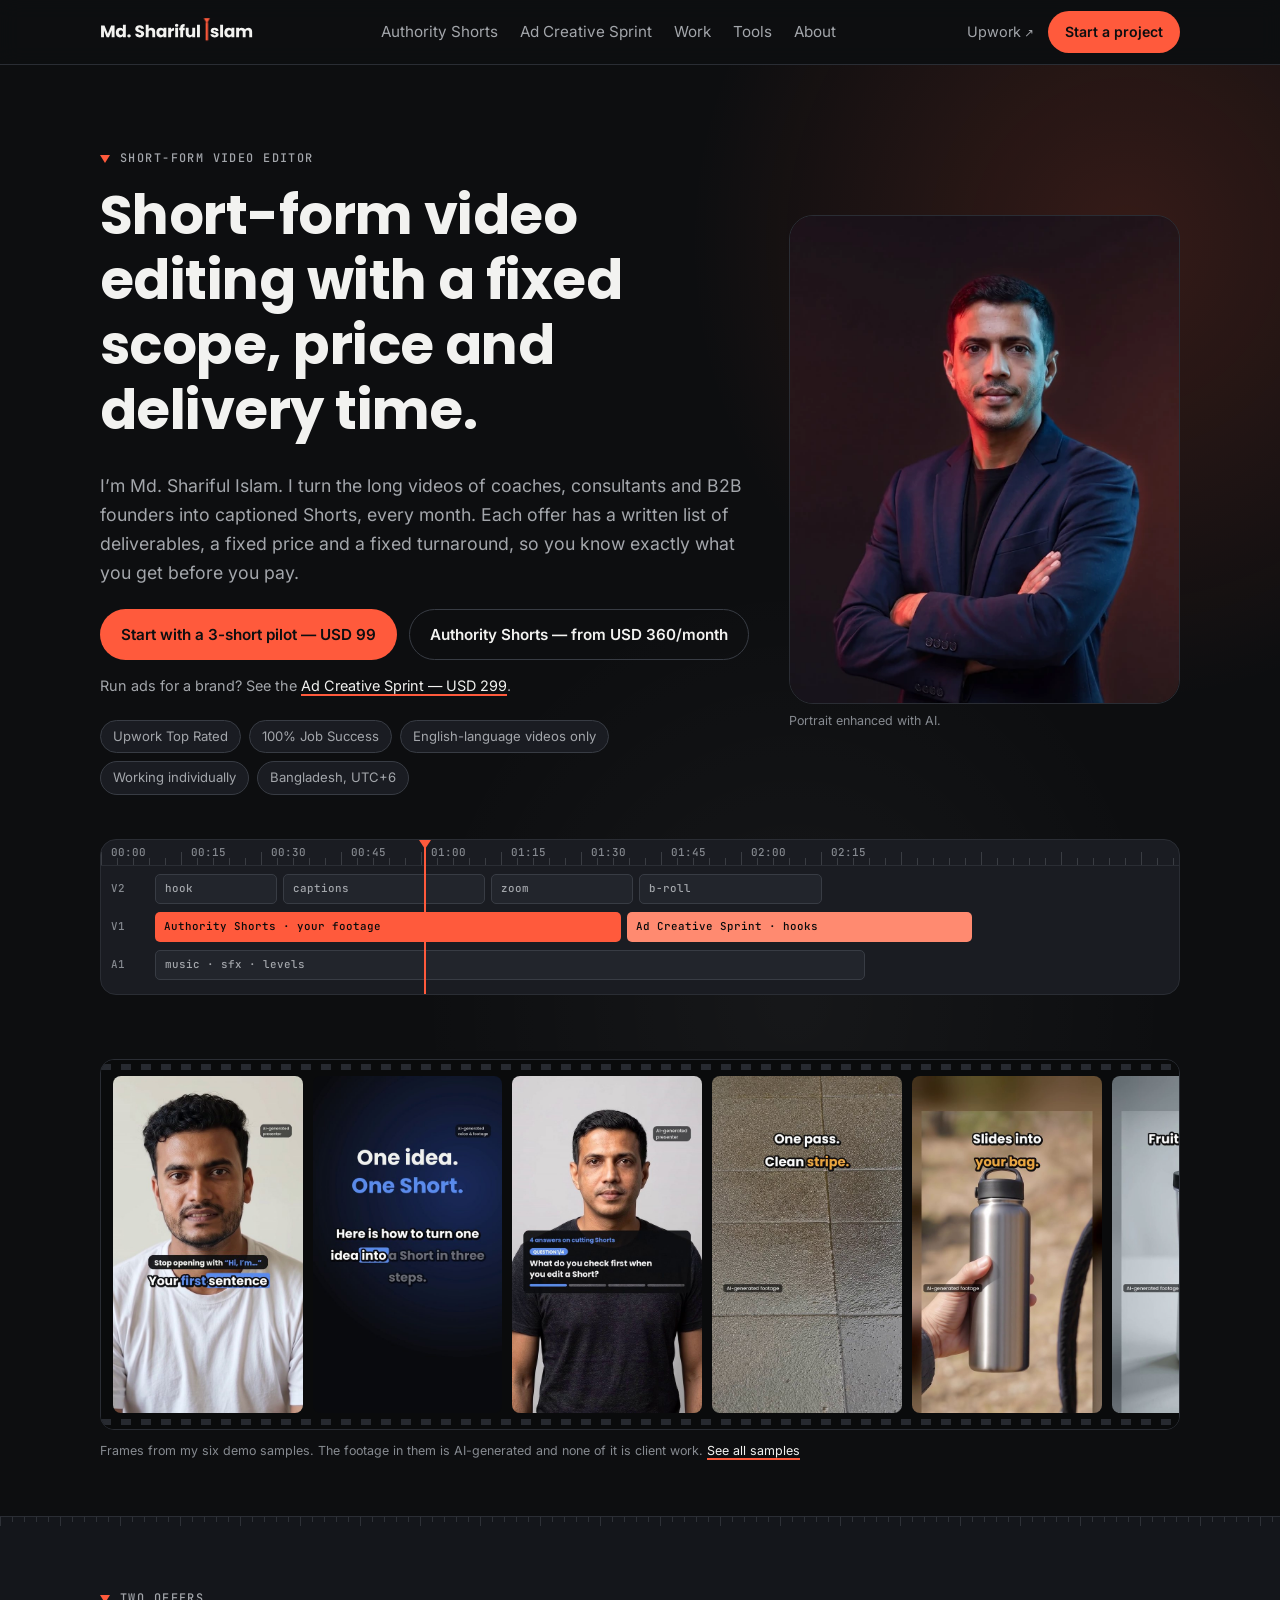
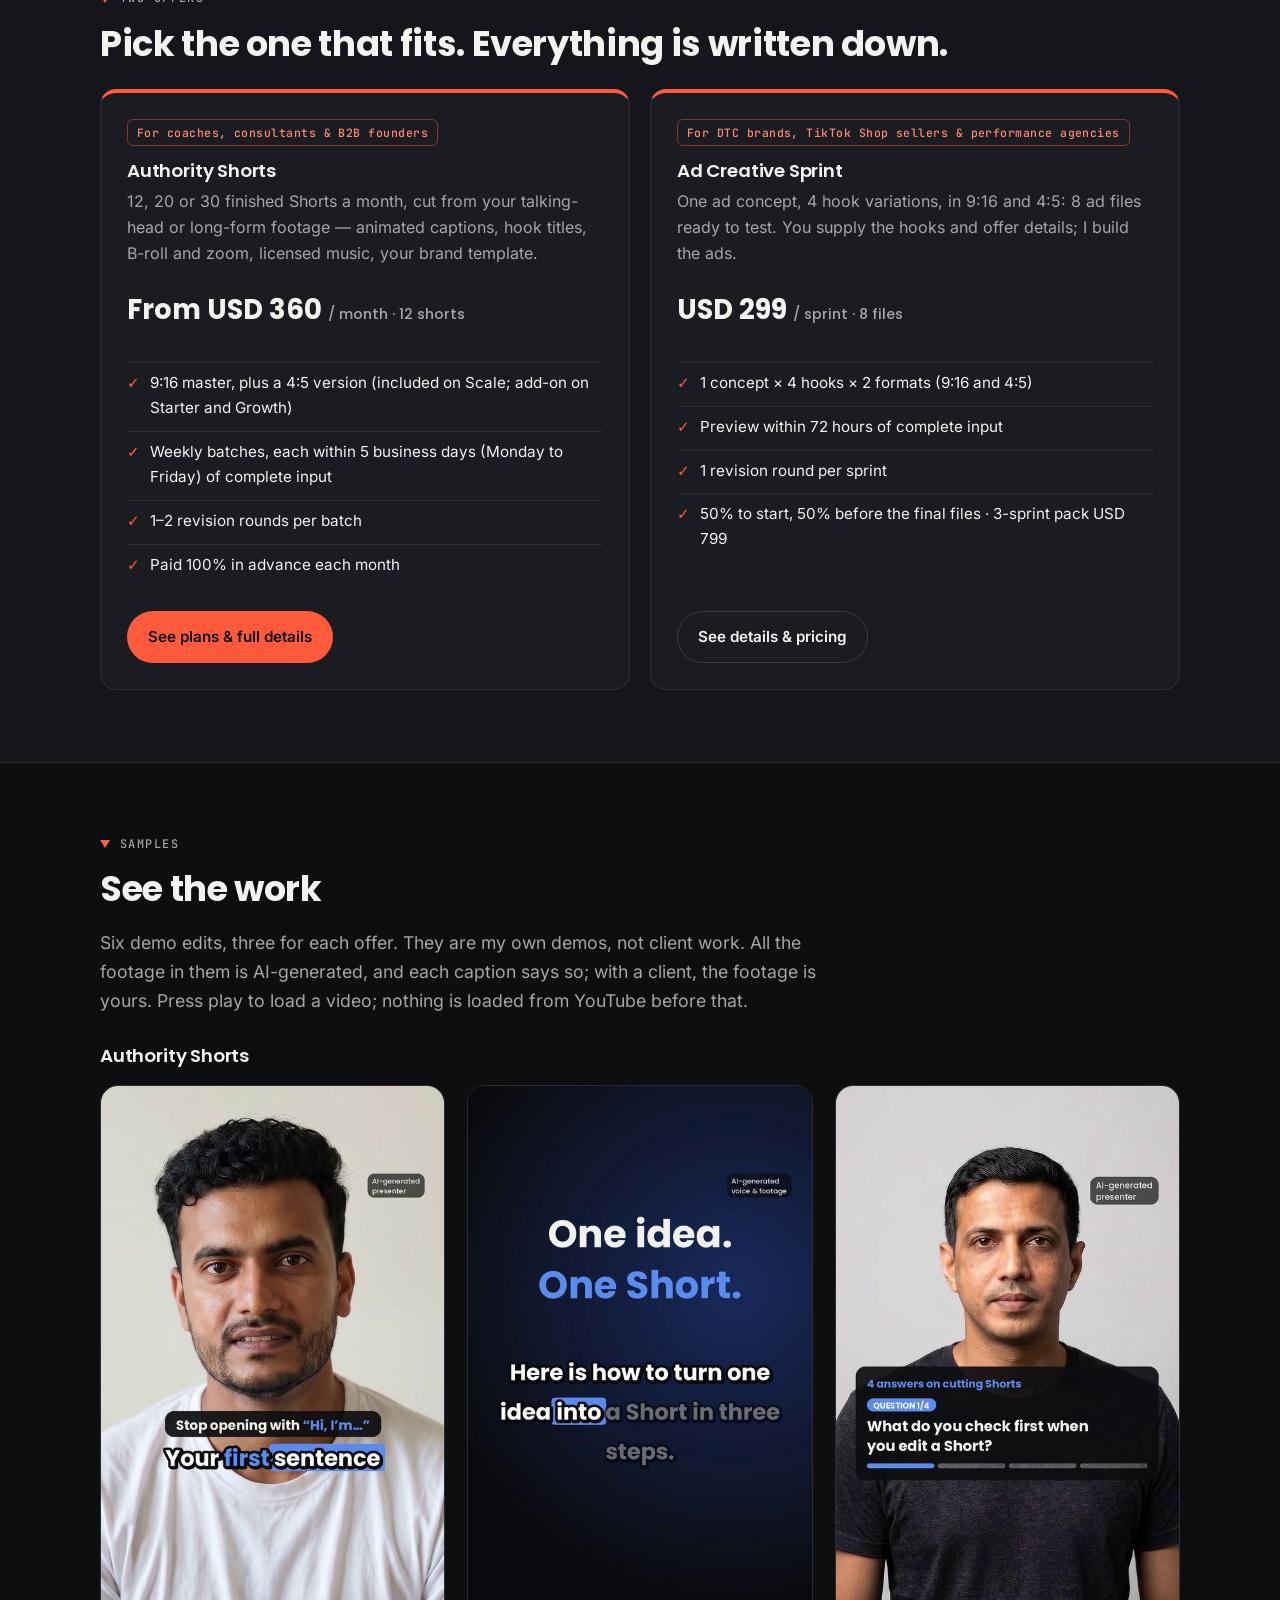
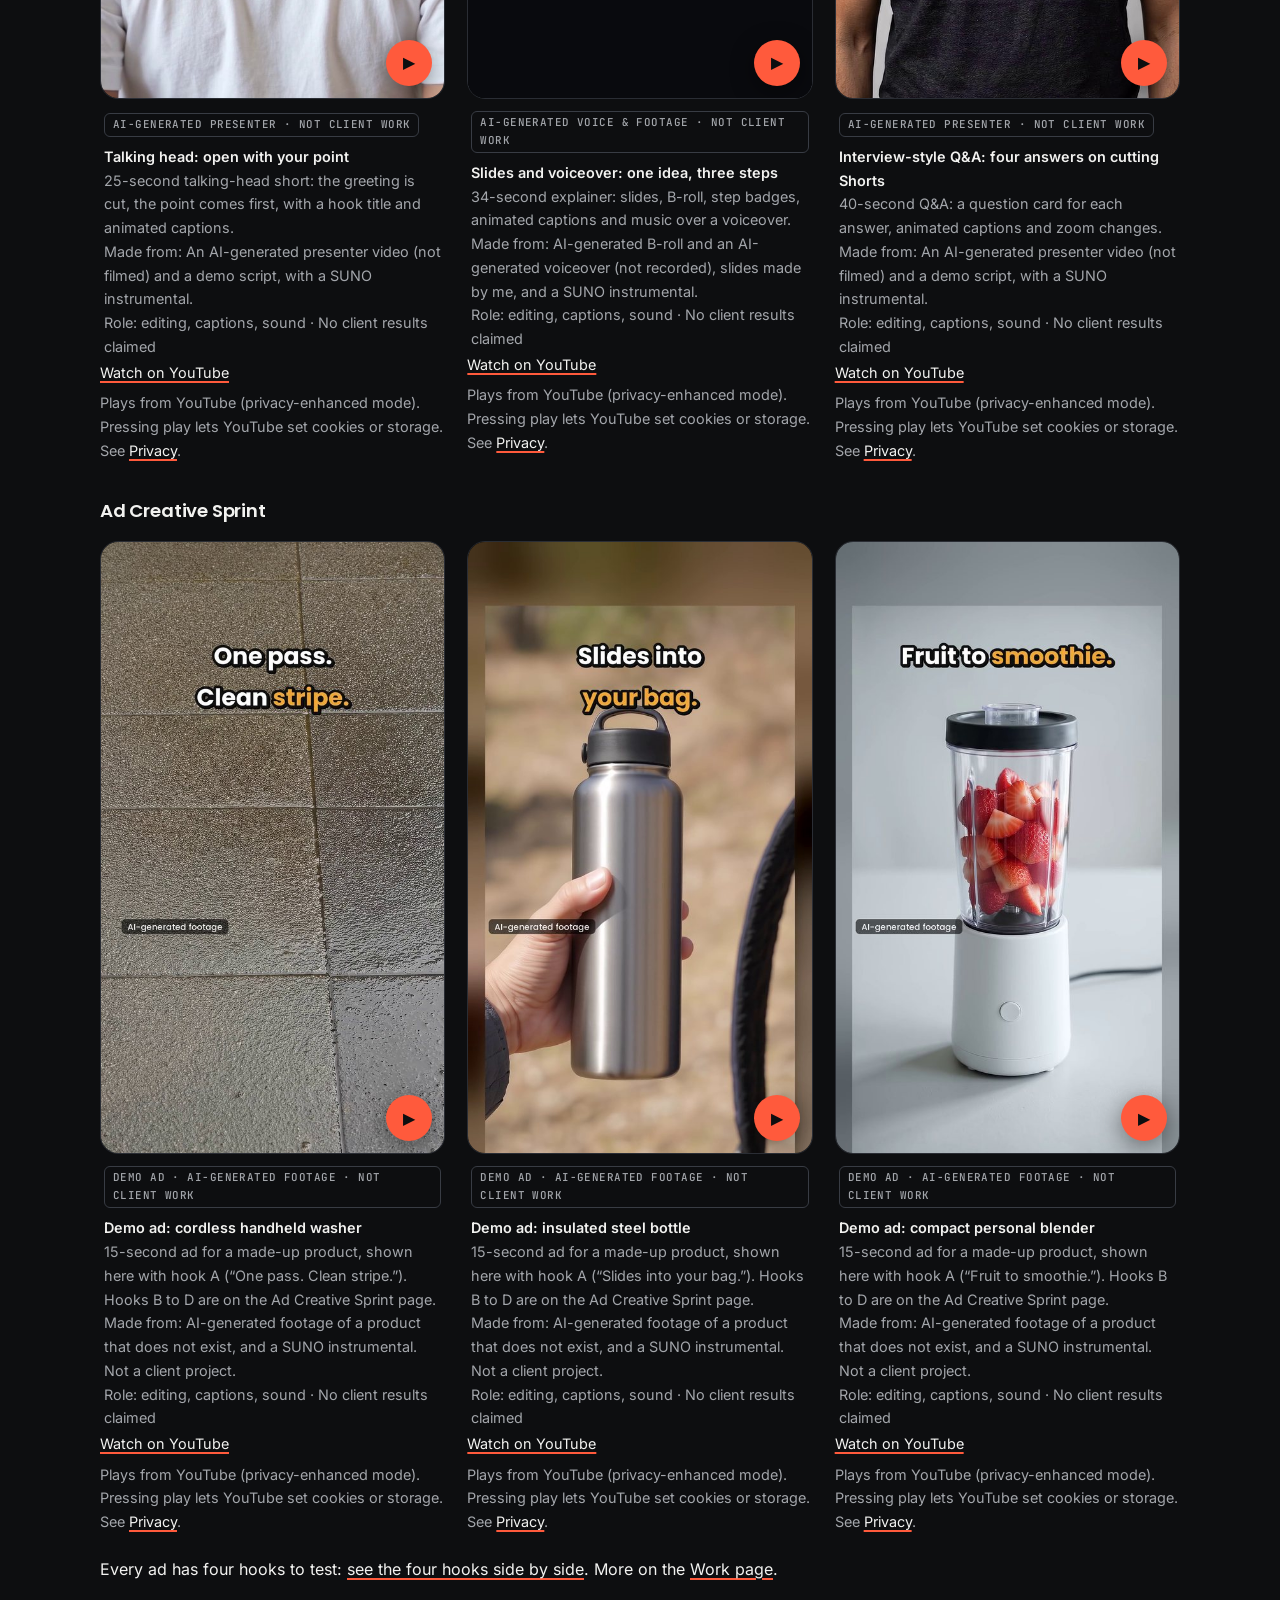
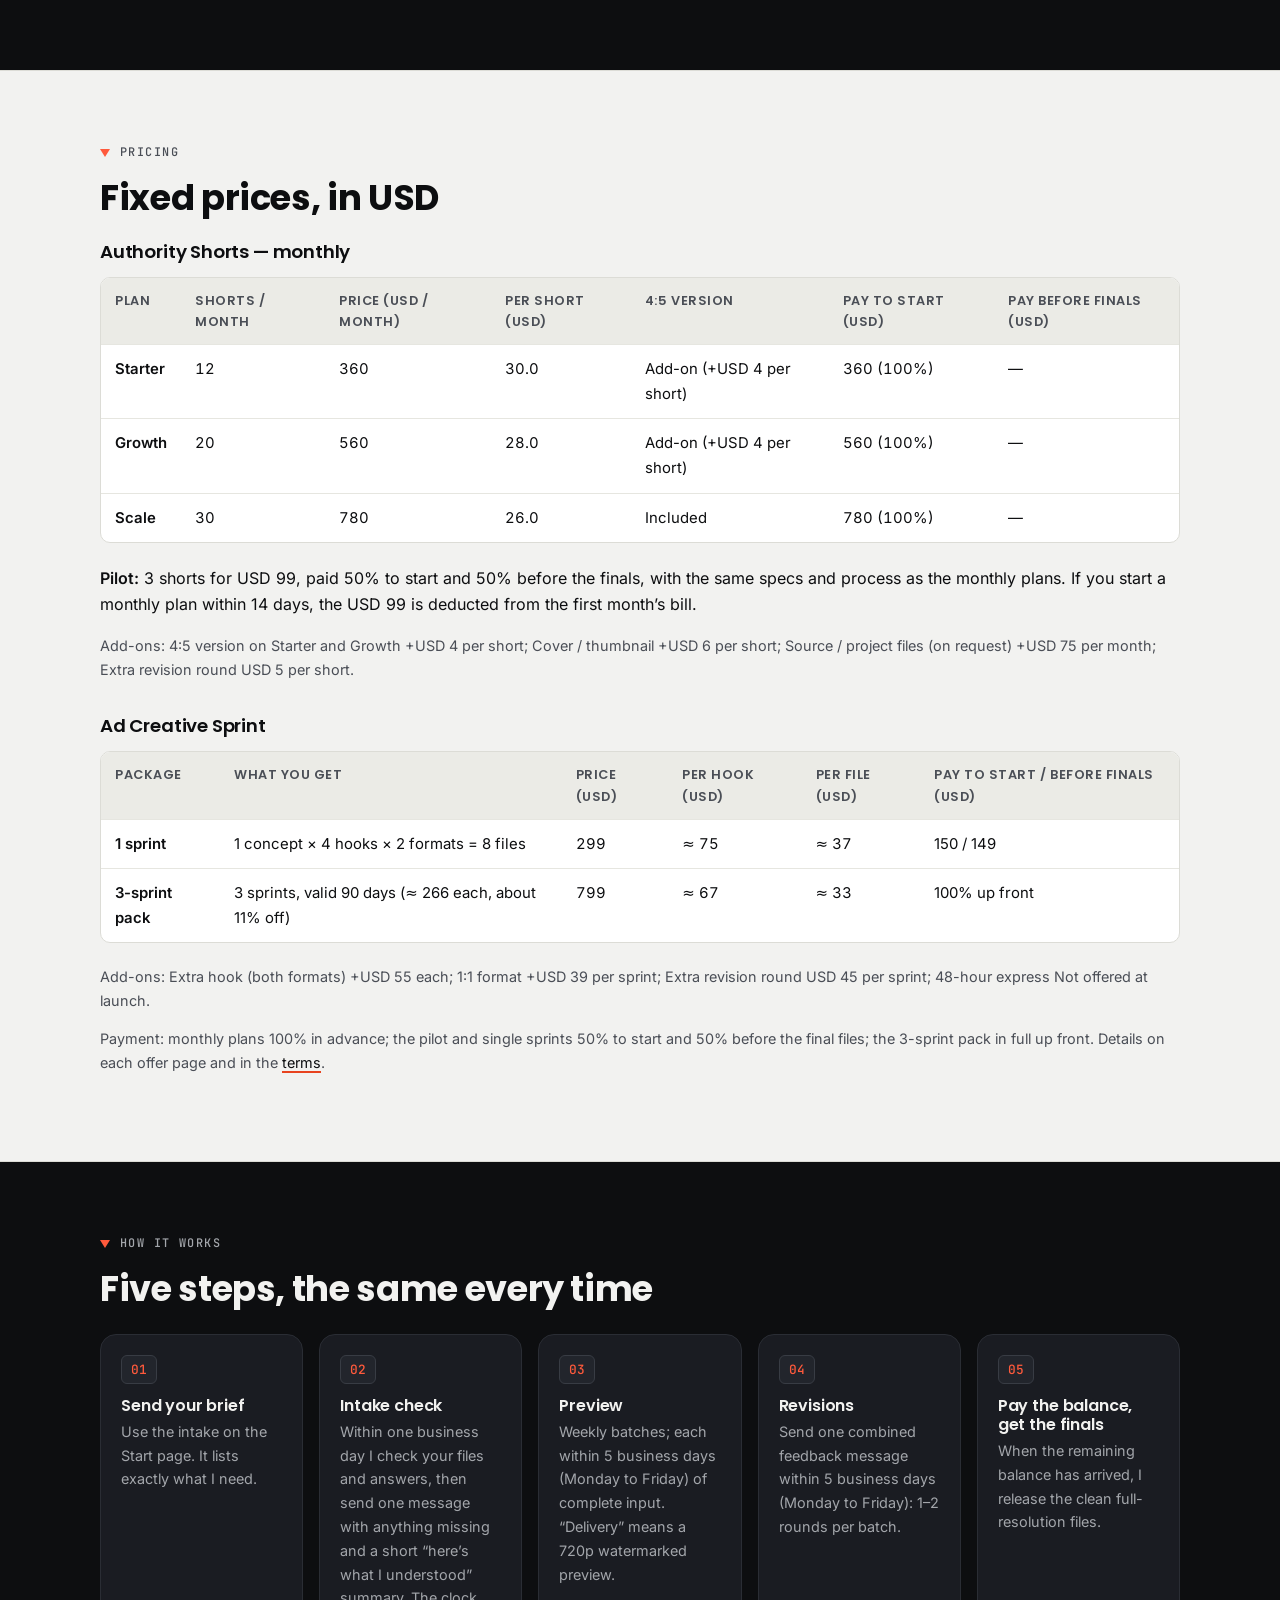
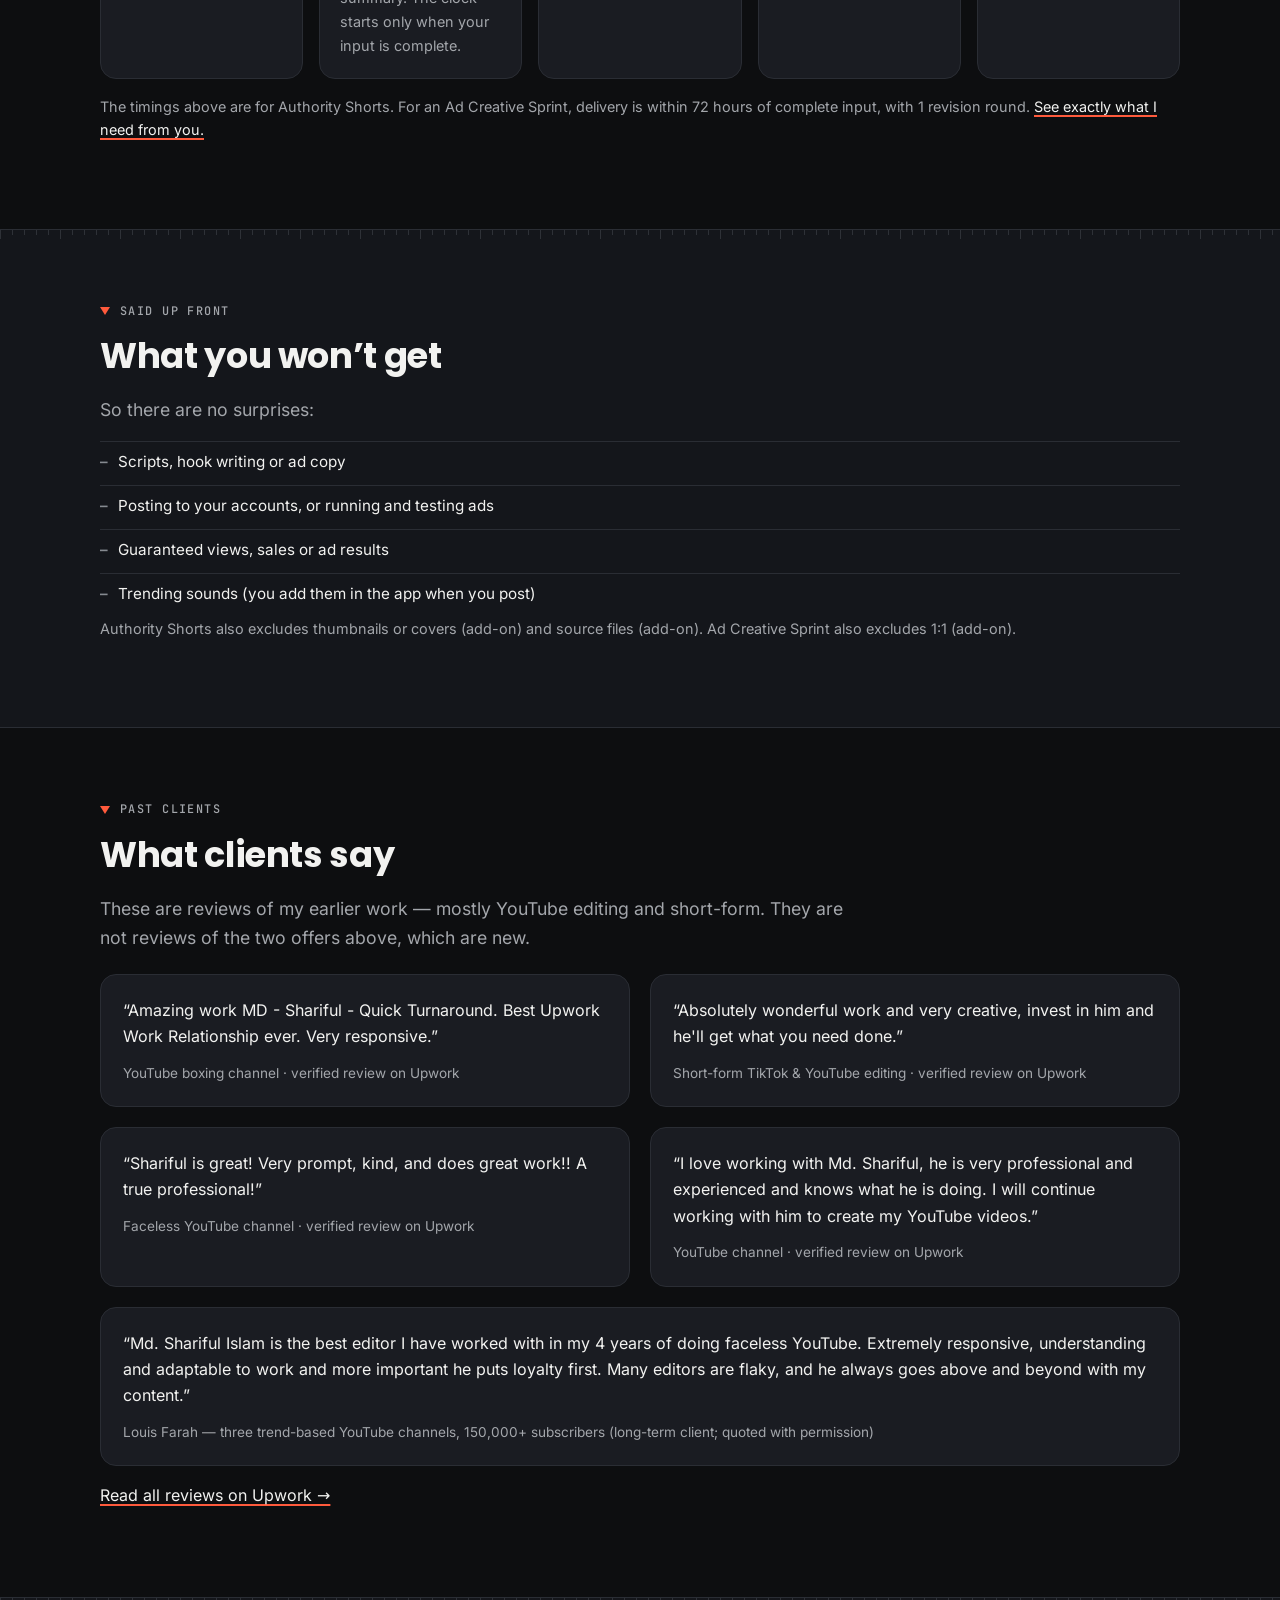
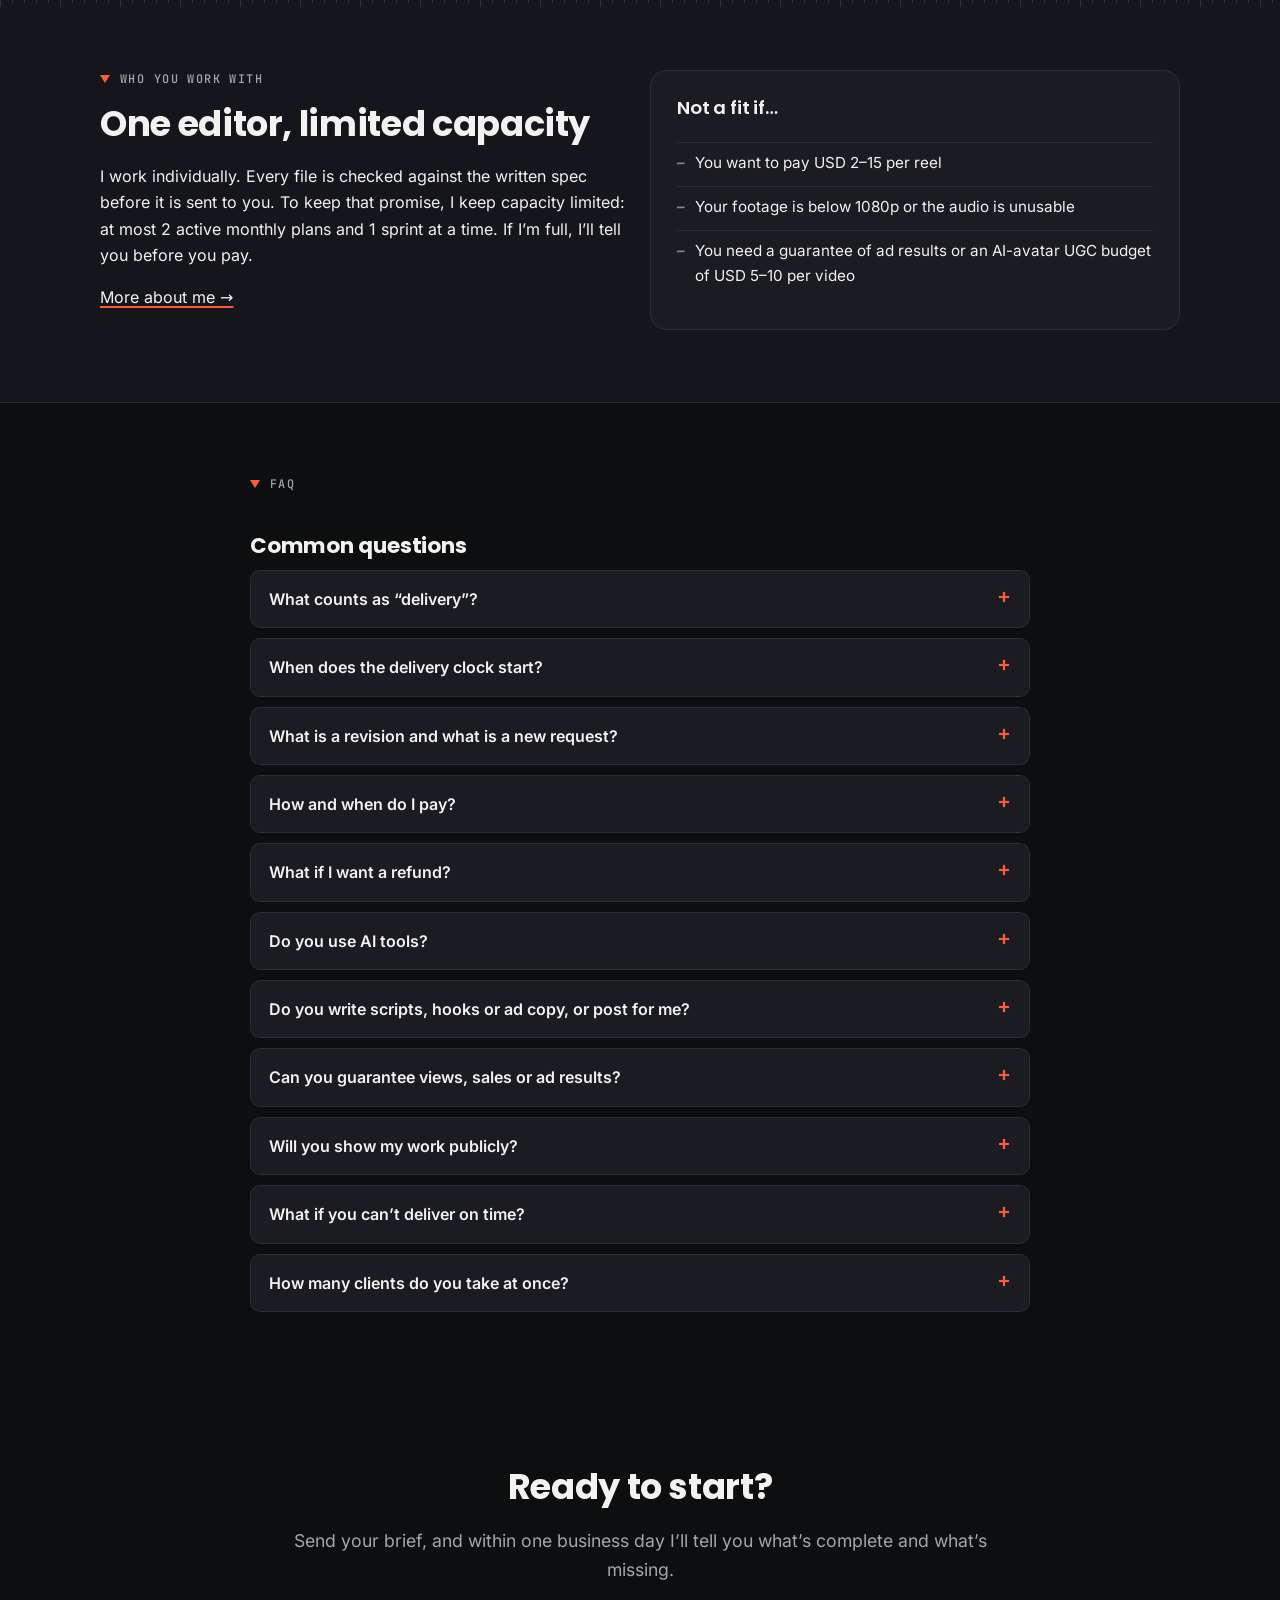
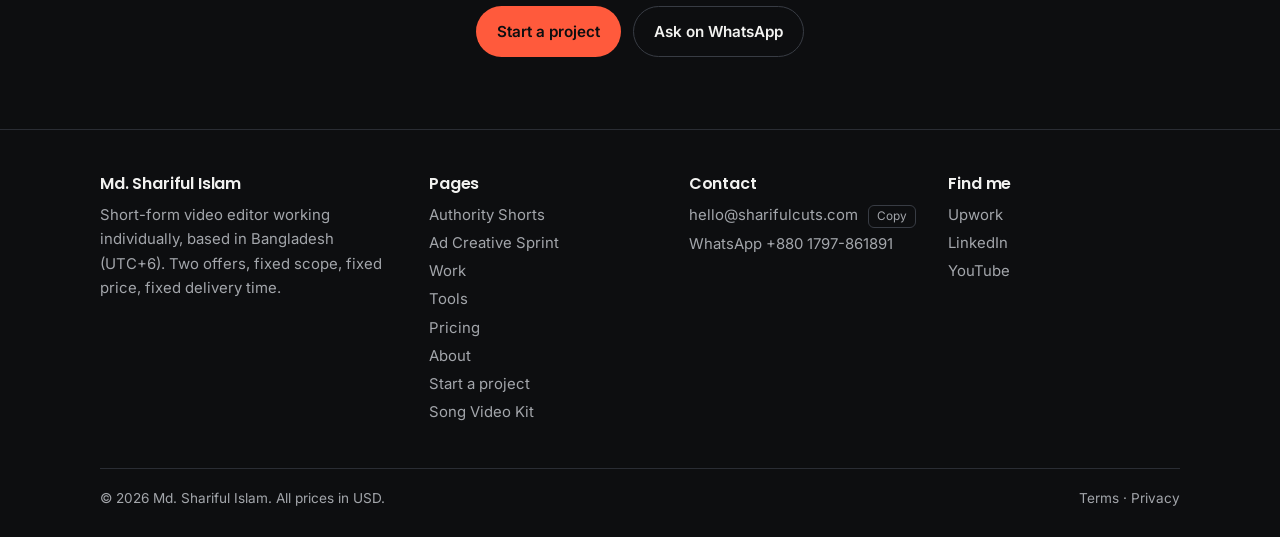
<file: index.html>
<!DOCTYPE html>
<html lang="en">
<head>
<meta charset="UTF-8">
<meta name="viewport" content="width=device-width, initial-scale=1">
<title>Shorts Editor for Coaches &amp; Brands | Md. Shariful Islam</title>
<meta name="description" content="Fixed-scope, fixed-price Shorts editing: Authority Shorts from USD 360/month for coaches and founders, Ad Creative Sprint USD 299 for brands.">
<link rel="canonical" href="https://sharifulcuts.com/">
<meta property="og:type" content="website">
<meta property="og:title" content="Shorts Editor for Coaches &amp; Brands | Md. Shariful Islam">
<meta property="og:description" content="Fixed-scope, fixed-price Shorts editing: Authority Shorts from USD 360/month for coaches and founders, Ad Creative Sprint USD 299 for brands.">
<meta property="og:image" content="https://sharifulcuts.com/assets/img/og-home-v2.jpg">
<meta name="twitter:image" content="https://sharifulcuts.com/assets/img/og-home-v2.jpg">
<meta property="og:url" content="https://sharifulcuts.com/">
<meta property="og:site_name" content="Md. Shariful Islam">
<meta name="twitter:card" content="summary_large_image">
<meta name="theme-color" content="#0d0e10">
<link rel="icon" href="assets/img/favicon.ico?v=19" sizes="any">
<link rel="icon" type="image/png" sizes="32x32" href="assets/img/favicon-32.png?v=19">
<link rel="apple-touch-icon" href="assets/img/apple-touch-icon.png?v=19">
<link rel="manifest" href="assets/site.webmanifest">
<link rel="preload" href="assets/fonts/inter-latin-400-normal.woff2" as="font" type="font/woff2" crossorigin>
<link rel="preload" href="assets/fonts/poppins-latin-700-normal.woff2" as="font" type="font/woff2" crossorigin>
<link rel="stylesheet" href="assets/css/style.css?v=19">
<script type="application/ld+json">{
 "@context": "https://schema.org",
 "@graph": [
  {
   "@type": "Person",
   "@id": "https://sharifulcuts.com/#person",
   "name": "Md. Shariful Islam",
   "url": "https://sharifulcuts.com/",
   "image": "https://sharifulcuts.com/assets/img/hero-v3-1200.jpg",
   "jobTitle": "Short-form video editor",
   "sameAs": [
    "https://www.linkedin.com/in/sharifulcuts",
    "https://www.youtube.com/@sharifulbrand",
    "https://www.upwork.com/freelancers/~01e389eef945cdf1aa"
   ]
  },
  {
   "@type": "Service",
   "name": "Authority Shorts",
   "provider": {
    "@id": "https://sharifulcuts.com/#person"
   },
   "description": "Monthly plans of 12, 20 or 30 captioned vertical Shorts from talking-head or long-form footage, for coaches, consultants and B2B founders.",
   "url": "https://sharifulcuts.com/authority-shorts",
   "offers": [
    {
     "@type": "Offer",
     "name": "Starter",
     "price": "360",
     "priceCurrency": "USD"
    },
    {
     "@type": "Offer",
     "name": "Growth",
     "price": "560",
     "priceCurrency": "USD"
    },
    {
     "@type": "Offer",
     "name": "Scale",
     "price": "780",
     "priceCurrency": "USD"
    }
   ]
  },
  {
   "@type": "Service",
   "name": "Ad Creative Sprint",
   "provider": {
    "@id": "https://sharifulcuts.com/#person"
   },
   "description": "One ad concept, four hook variations, two formats (9:16 and 4:5): eight files, delivered as a preview within 72 hours of complete input.",
   "url": "https://sharifulcuts.com/ad-creative-sprint",
   "offers": [
    {
     "@type": "Offer",
     "name": "1 sprint",
     "price": "299",
     "priceCurrency": "USD"
    },
    {
     "@type": "Offer",
     "name": "3-sprint pack",
     "price": "799",
     "priceCurrency": "USD"
    }
   ]
  }
 ]
}</script><script type="application/ld+json">{"@context": "https://schema.org", "@type": "FAQPage", "mainEntity": [{"@type": "Question", "name": "What counts as “delivery”?", "acceptedAnswer": {"@type": "Answer", "text": "Delivery means I send you a 720p preview with a watermark. Once the remaining balance has arrived, I release the clean final files. My turnaround promise counts until the preview is sent; your feedback window and revision rounds start from that day."}}, {"@type": "Question", "name": "When does the delivery clock start?", "acceptedAnswer": {"@type": "Answer", "text": "When your input is complete: every blocker on the input list has passed. I review your intake within one business day and send one message listing anything missing. Warnings don’t stop the work — I proceed and note them in writing."}}, {"@type": "Question", "name": "What is a revision and what is a new request?", "acceptedAnswer": {"@type": "Answer", "text": "A revision changes something inside the agreed deliverables and your original brief (caption timing, swapping B-roll, colour fixes, audio level, trimming). Changing the brief itself — a new hook, a new offer, a different format or style — is a new request and is priced as an add-on or a new sprint. One round means one combined feedback message per batch or sprint. Mistakes on my side are fixed free and don’t use a round."}}, {"@type": "Question", "name": "How and when do I pay?", "acceptedAnswer": {"@type": "Answer", "text": "Monthly plans are paid 100% in advance each month. The pilot and single sprints are paid 50% to start and 50% before the final files are released. The 3-sprint pack is paid in full up front. Payment instructions are sent only after you confirm my written summary. Payment is by international bank wire in USD; bank charges are paid by the sender. If you’d rather pay by card, hire me through Upwork (same scope, milestone payments)."}}, {"@type": "Question", "name": "What if I want a refund?", "acceptedAnswer": {"@type": "Answer", "text": "Before work starts: 100% refund.After work starts, before I send the preview: refund minus completed work (for a sprint, at least 50% is kept; for a monthly plan, in proportion to the shorts already delivered).After I send the preview: no refund.If I fail to deliver the agreed deliverables on time, you may choose a refund of the undelivered part."}}, {"@type": "Question", "name": "Do you use AI tools?", "acceptedAnswer": {"@type": "Answer", "text": "Yes. I edit with AI-assisted tools, and every file is checked against your brief and the written spec before it is sent. Your footage and files are never sold or published to third parties."}}, {"@type": "Question", "name": "Do you write scripts, hooks or ad copy, or post for me?", "acceptedAnswer": {"@type": "Answer", "text": "No. I edit what you give me. I don’t write scripts, hooks or ad copy, I don’t post to your accounts, and (for ads) I don’t run or test campaigns."}}, {"@type": "Question", "name": "Can you guarantee views, sales or ad results?", "acceptedAnswer": {"@type": "Answer", "text": "No. I guarantee the deliverables, the specification and the delivery time. Results depend on your content, offer and audience, and platform decisions (ad rejections, account actions) are outside my control."}}, {"@type": "Question", "name": "Will you show my work publicly?", "acceptedAnswer": {"@type": "Answer", "text": "Only if you give separate, written consent. It is off by default."}}, {"@type": "Question", "name": "What if you can’t deliver on time?", "acceptedAnswer": {"@type": "Answer", "text": "I work individually. If something prevents me from delivering on time, I’ll tell you before the due date, and the refund rule for late delivery applies: you may choose a refund of the undelivered part. If I ever bring in another editor, I’ll tell you first."}}, {"@type": "Question", "name": "How many clients do you take at once?", "acceptedAnswer": {"@type": "Answer", "text": "I work individually and keep capacity limited: at most 2 active monthly plans and 1 sprint at a time, and only 1 Scale plan. If I’m full, I’ll tell you before you pay."}}]}</script>
</head>
<body>
<a class="skip" href="#main">Skip to content</a>
<header class="site-header">
<div class="container nav">
<a class="brand" href="index.html" aria-label="Md. Shariful Islam — home"><svg xmlns="http://www.w3.org/2000/svg" viewBox="0 0 288.7 64" role="img" aria-label="Md. Shariful Islam" class="wordmark" height="34"><path fill="currentColor" d="M27.42 19.54V42H21.95V28.53L16.93 42H12.51L7.46 28.5V42H1.98V19.54H8.45L14.75 35.09L20.99 19.54Z M37.64 23.89Q39.4 23.89 40.86 24.62Q42.32 25.36 43.15 26.61V18.32H48.62V42H43.15V39.44Q42.38 40.72 40.96 41.49Q39.53 42.26 37.64 42.26Q35.44 42.26 33.64 41.12Q31.85 39.98 30.81 37.89Q29.77 35.79 29.77 33.04Q29.77 30.29 30.81 28.21Q31.85 26.13 33.64 25.01Q35.44 23.89 37.64 23.89ZM39.24 28.66Q37.61 28.66 36.48 29.82Q35.34 30.99 35.34 33.04Q35.34 35.09 36.48 36.29Q37.61 37.49 39.24 37.49Q40.88 37.49 42.01 36.3Q43.15 35.12 43.15 33.07Q43.15 31.02 42.01 29.84Q40.88 28.66 39.24 28.66Z M51.38 39.31Q51.38 38.03 52.3 37.17Q53.21 36.3 54.65 36.3Q56.06 36.3 56.97 37.17Q57.88 38.03 57.88 39.31Q57.88 40.56 56.97 41.41Q56.06 42.26 54.65 42.26Q53.21 42.26 52.3 41.41Q51.38 40.56 51.38 39.31Z  M66.26 35.28H72.08Q72.21 36.53 72.94 37.18Q73.68 37.84 74.86 37.84Q76.08 37.84 76.78 37.28Q77.49 36.72 77.49 35.73Q77.49 34.9 76.93 34.35Q76.37 33.81 75.55 33.46Q74.74 33.1 73.23 32.66Q71.06 31.98 69.68 31.31Q68.3 30.64 67.31 29.33Q66.32 28.02 66.32 25.9Q66.32 22.77 68.59 20.99Q70.86 19.22 74.51 19.22Q78.22 19.22 80.5 20.99Q82.77 22.77 82.93 25.94H77.01Q76.94 24.85 76.21 24.22Q75.47 23.6 74.32 23.6Q73.33 23.6 72.72 24.13Q72.11 24.66 72.11 25.65Q72.11 26.74 73.14 27.34Q74.16 27.95 76.34 28.66Q78.51 29.39 79.87 30.06Q81.23 30.74 82.22 32.02Q83.22 33.3 83.22 35.31Q83.22 37.23 82.24 38.8Q81.26 40.37 79.41 41.3Q77.55 42.22 75.02 42.22Q72.56 42.22 70.61 41.42Q68.66 40.62 67.49 39.06Q66.32 37.49 66.26 35.28Z M103.84 31.57V42H98.4V32.3Q98.4 30.51 97.47 29.52Q96.54 28.53 94.97 28.53Q93.4 28.53 92.48 29.52Q91.55 30.51 91.55 32.3V42H86.08V18.32H91.55V26.54Q92.38 25.36 93.82 24.66Q95.26 23.95 97.05 23.95Q100.12 23.95 101.98 25.98Q103.84 28.02 103.84 31.57Z M113.93 23.89Q115.82 23.89 117.24 24.66Q118.66 25.42 119.43 26.67V24.14H124.9V42H119.43V39.47Q118.63 40.72 117.21 41.49Q115.78 42.26 113.9 42.26Q111.72 42.26 109.93 41.12Q108.14 39.98 107.1 37.89Q106.06 35.79 106.06 33.04Q106.06 30.29 107.1 28.21Q108.14 26.13 109.93 25.01Q111.72 23.89 113.93 23.89ZM115.53 28.66Q113.9 28.66 112.76 29.82Q111.62 30.99 111.62 33.04Q111.62 35.09 112.76 36.29Q113.9 37.49 115.53 37.49Q117.16 37.49 118.3 36.3Q119.43 35.12 119.43 33.07Q119.43 31.02 118.3 29.84Q117.16 28.66 115.53 28.66Z M139.44 23.95V29.74H137.94Q135.89 29.74 134.87 30.62Q133.84 31.5 133.84 33.71V42H128.37V24.14H133.84V27.12Q134.8 25.65 136.24 24.8Q137.68 23.95 139.44 23.95Z M141.06 19.34Q141.06 18.06 141.97 17.22Q142.88 16.37 144.32 16.37Q145.73 16.37 146.64 17.22Q147.55 18.06 147.55 19.34Q147.55 20.59 146.64 21.44Q145.73 22.29 144.32 22.29Q142.88 22.29 141.97 21.44Q141.06 20.59 141.06 19.34ZM147.04 24.14V42H141.57V24.14Z M159.47 28.69H156.52V42H151.05V28.69H149.07V24.14H151.05V23.63Q151.05 20.34 152.94 18.62Q154.83 16.91 158.48 16.91Q159.08 16.91 159.37 16.94V21.58Q157.8 21.49 157.16 22.03Q156.52 22.58 156.52 23.98V24.14H159.47Z M179.16 24.14V42H173.69V39.57Q172.86 40.75 171.43 41.47Q170.01 42.19 168.28 42.19Q166.23 42.19 164.66 41.28Q163.1 40.37 162.23 38.64Q161.37 36.91 161.37 34.58V24.14H166.81V33.84Q166.81 35.63 167.74 36.62Q168.66 37.62 170.23 37.62Q171.83 37.62 172.76 36.62Q173.69 35.63 173.69 33.84V24.14Z M188.07 18.32V42H182.6V18.32Z  M207.86 36.14H213.27Q213.36 37.07 214.13 37.65Q214.9 38.22 216.02 38.22Q217.04 38.22 217.6 37.82Q218.16 37.42 218.16 36.78Q218.16 36.02 217.36 35.65Q216.56 35.28 214.77 34.83Q212.85 34.38 211.57 33.89Q210.29 33.39 209.36 32.32Q208.44 31.25 208.44 29.42Q208.44 27.89 209.28 26.62Q210.13 25.36 211.78 24.62Q213.43 23.89 215.7 23.89Q219.06 23.89 221 25.55Q222.93 27.22 223.22 29.97H218.16Q218.04 29.04 217.35 28.5Q216.66 27.95 215.54 27.95Q214.58 27.95 214.07 28.32Q213.56 28.69 213.56 29.33Q213.56 30.1 214.37 30.48Q215.19 30.86 216.92 31.25Q218.9 31.76 220.15 32.26Q221.4 32.75 222.34 33.86Q223.28 34.96 223.32 36.82Q223.32 38.38 222.44 39.62Q221.56 40.85 219.91 41.55Q218.26 42.26 216.08 42.26Q213.75 42.26 211.92 41.46Q210.1 40.66 209.04 39.26Q207.99 37.87 207.86 36.14Z M231.65 18.32V42H226.18V18.32Z M241.9 23.89Q243.79 23.89 245.21 24.66Q246.64 25.42 247.4 26.67V24.14H252.88V42H247.4V39.47Q246.6 40.72 245.18 41.49Q243.76 42.26 241.87 42.26Q239.69 42.26 237.9 41.12Q236.11 39.98 235.07 37.89Q234.03 35.79 234.03 33.04Q234.03 30.29 235.07 28.21Q236.11 26.13 237.9 25.01Q239.69 23.89 241.9 23.89ZM243.5 28.66Q241.87 28.66 240.73 29.82Q239.6 30.99 239.6 33.04Q239.6 35.09 240.73 36.29Q241.87 37.49 243.5 37.49Q245.13 37.49 246.27 36.3Q247.4 35.12 247.4 33.07Q247.4 31.02 246.27 29.84Q245.13 28.66 243.5 28.66Z M286.39 31.57V42H280.95V32.3Q280.95 30.58 280.04 29.63Q279.13 28.69 277.53 28.69Q275.93 28.69 275.02 29.63Q274.1 30.58 274.1 32.3V42H268.66V32.3Q268.66 30.58 267.75 29.63Q266.84 28.69 265.24 28.69Q263.64 28.69 262.73 29.63Q261.82 30.58 261.82 32.3V42H256.34V24.14H261.82V26.38Q262.65 25.26 263.99 24.61Q265.34 23.95 267.03 23.95Q269.05 23.95 270.63 24.82Q272.22 25.68 273.11 27.28Q274.04 25.81 275.64 24.88Q277.24 23.95 279.13 23.95Q282.46 23.95 284.42 25.97Q286.39 27.98 286.39 31.57Z"/><g class="playhead"><rect x="198.84" y="14" width="4.5" height="34" rx="1" fill="var(--accent)"/><polygon points="195.34,6 206.84,6 201.09,16" fill="var(--accent)"/></g></svg></a>
<nav class="nav-links" aria-label="Main"><a href="authority-shorts.html">Authority Shorts</a><a href="ad-creative-sprint.html">Ad Creative Sprint</a><a href="work.html">Work</a><a href="tools.html">Tools</a><a href="about.html">About</a></nav>
<div class="nav-cta"><a class="nav-ext" href="https://www.upwork.com/freelancers/~01e389eef945cdf1aa?mp_source=share" rel="noopener">Upwork</a><a class="btn btn-primary btn-sm" href="https://tally.so/r/OQlyGY?utm_source=sharifulcuts&utm_medium=site&utm_campaign=launch&utm_content=nav" target="_blank" rel="noopener" title="Opens the intake form in a new tab">Start a project</a></div>
<button class="menu-btn" id="menu-btn" aria-expanded="false" aria-controls="mobile-menu">Menu</button>
</div>
<div class="mobile-menu" id="mobile-menu"><a href="authority-shorts.html">Authority Shorts</a><a href="ad-creative-sprint.html">Ad Creative Sprint</a><a href="work.html">Work</a><a href="tools.html">Tools</a><a href="about.html">About</a><a href="index.html#pricing">Pricing</a><a href="https://www.upwork.com/freelancers/~01e389eef945cdf1aa?mp_source=share" rel="noopener">Upwork profile</a><a class="btn btn-primary" href="https://tally.so/r/OQlyGY?utm_source=sharifulcuts&utm_medium=site&utm_campaign=launch&utm_content=mobile-menu" target="_blank" rel="noopener" title="Opens the intake form in a new tab">Start a project</a></div>
</header>
<main id="main">
<section class="hero"><div class="container hero-grid">
<div>
<div class="eyebrow">Short-form video editor</div>
<h1>Short-form video editing with a fixed scope, price and delivery time.</h1>
<p class="lead">I’m Md. Shariful Islam. I turn the long videos of coaches, consultants and B2B founders into captioned Shorts, every month. Each offer has a written list of deliverables, a fixed price and a fixed turnaround, so you know exactly what you get before you pay.</p>
<div class="btn-row">
<a class="btn btn-primary" href="https://tally.so/r/OQlyGY?utm_source=sharifulcuts&utm_medium=site&utm_campaign=launch&utm_content=home-hero-pilot" target="_blank" rel="noopener" title="Opens the intake form in a new tab">Start with a 3-short pilot — USD 99</a>
<a class="btn btn-ghost" href="authority-shorts.html">Authority Shorts — from USD 360/month</a>
</div>
<p class="small muted" style="margin-top:14px">Run ads for a brand? See the <a href="ad-creative-sprint.html">Ad Creative Sprint — USD 299</a>.</p>
<div class="chips"><span class="chip">Upwork Top Rated</span><span class="chip">100% Job Success</span><span class="chip">English-language videos only</span><span class="chip">Working individually</span><span class="chip">Bangladesh, UTC+6</span></div>
</div>
<figure class="hero-fig"><div class="hero-photo"><picture><source type="image/webp" srcset="assets/img/hero-v3-600.webp 600w, assets/img/hero-v3-1200.webp 1200w" sizes="(max-width: 420px) 100vw, 420px"><img src="assets/img/hero-v3-1200.jpg" srcset="assets/img/hero-v3-600.jpg 600w, assets/img/hero-v3-1200.jpg 1200w" sizes="(max-width: 420px) 100vw, 420px" alt="Md. Shariful Islam, short-form video editor" width="1200" height="1500" loading="eager" fetchpriority="high" decoding="async"></picture></div><figcaption class="photo-note">Portrait enhanced with AI.</figcaption></figure>
</div>
<div class="container"><div class="timeline" aria-hidden="true">
<div class="tl-ruler"><span>00:00</span><span>00:15</span><span>00:30</span><span>00:45</span><span>01:00</span><span>01:15</span><span>01:30</span><span>01:45</span><span>02:00</span><span>02:15</span></div>
<div class="tl-row" data-track="V2"><span class="tl-clip n" style="width:12%">hook</span><span class="tl-clip n" style="width:20%">captions</span><span class="tl-clip n" style="width:14%">zoom</span><span class="tl-clip n" style="width:18%">b-roll</span></div>
<div class="tl-row" data-track="V1"><span class="tl-clip a" style="width:46%">Authority Shorts · your footage</span><span class="tl-clip b" style="width:34%">Ad Creative Sprint · hooks</span></div>
<div class="tl-row" data-track="A1"><span class="tl-clip n" style="width:70%">music · sfx · levels</span></div>
<div class="tl-playhead"></div>
</div>
</div></section>

<section class="strip-sec" aria-label="Frames from my demo samples"><div class="container">
<div class="filmstrip">
<a href="work.html"><img src="assets/img/s/as01.jpg" alt="Presenter in a white t-shirt with the caption: Stop opening with Hi, I’m…" width="540" height="960" loading="lazy"></a>
<a href="work.html"><img src="assets/img/s/as02.jpg" alt="Title card: One idea. One Short." width="540" height="960" loading="lazy"></a>
<a href="work.html"><img src="assets/img/s/as03.jpg" alt="Presenter with a question card: What do you check first when you edit a Short?" width="540" height="960" loading="lazy"></a>
<a href="work.html"><img src="assets/img/s/ada.jpg" alt="Water jet cleaning a tile, with the caption: One pass. Clean stripe." width="540" height="960" loading="lazy"></a>
<a href="work.html"><img src="assets/img/s/adb.jpg" alt="A hand holding a steel bottle, with the caption: Slides into your bag." width="540" height="960" loading="lazy"></a>
<a href="work.html"><img src="assets/img/s/adc.jpg" alt="Blender full of strawberries with the caption: Fruit to smoothie." width="540" height="960" loading="lazy"></a>
</div>
<p class="photo-note" style="margin-top:12px">Frames from my six demo samples. The footage in them is AI-generated and none of it is client work. <a href="work.html">See all samples</a></p>
</div></section>

<section class="section section--alt" id="offers"><div class="container">
<div class="eyebrow">Two offers</div><h2>Pick the one that fits. Everything is written down.</h2>
<div class="grid grid-2" style="margin-top:24px">
<div class="card card--a"><span class="tag">For coaches, consultants &amp; B2B founders</span>
<h3>Authority Shorts</h3>
<p class="muted">12, 20 or 30 finished Shorts a month, cut from your talking-head or long-form footage — animated captions, hook titles, B-roll and zoom, licensed music, your brand template.</p>
<div class="price-line">From USD 360 <small>/ month · 12 shorts</small></div>
<ul class="facts">
<li>9:16 master, plus a 4:5 version (included on Scale; add-on on Starter and Growth)</li>
<li>Weekly batches, each within 5 business days (Monday to Friday) of complete input</li>
<li>1–2 revision rounds per batch</li>
<li>Paid 100% in advance each month</li></ul>
<div class="btn-row"><a class="btn btn-a" href="authority-shorts.html">See plans &amp; full details</a></div></div>
<div class="card card--b"><span class="tag">For DTC brands, TikTok Shop sellers &amp; performance agencies</span>
<h3>Ad Creative Sprint</h3>
<p class="muted">One ad concept, 4 hook variations, in 9:16 and 4:5: 8 ad files ready to test. You supply the hooks and offer details; I build the ads.</p>
<div class="price-line">USD 299 <small>/ sprint · 8 files</small></div>
<ul class="facts">
<li>1 concept × 4 hooks × 2 formats (9:16 and 4:5)</li>
<li>Preview within 72 hours of complete input</li>
<li>1 revision round per sprint</li>
<li>50% to start, 50% before the final files · 3-sprint pack USD 799</li></ul>
<div class="btn-row"><a class="btn btn-ghost" href="ad-creative-sprint.html">See details &amp; pricing</a></div></div>
</div></div></section>

<section class="section" id="samples"><div class="container">
<div class="eyebrow">Samples</div><h2>See the work</h2>
<p class="lead">Six demo edits, three for each offer. They are my own demos, not client work. All the footage in them is AI-generated, and each caption says so; with a client, the footage is yours. Press play to load a video; nothing is loaded from YouTube before that.</p>
<h3 style="margin-top:30px">Authority Shorts</h3>
<div class="samples samples--3"><figure class="sample-card" style="margin:0"><div class="sample" data-yt="RQv-xWRoVmg" data-title="Talking head: open with your point"><div class="poster"><img class="poster-img" src="assets/img/s/as01.jpg" alt="" width="540" height="960" loading="lazy" decoding="async"><button class="play" type="button" aria-label="Play sample 1: Talking head: open with your point">▶</button><span class="poster-title">Talking head: open with your point</span></div></div><div class="sample-cap"><span class="badge">AI-generated presenter · Not client work</span><strong>Talking head: open with your point</strong><span>25-second talking-head short: the greeting is cut, the point comes first, with a hook title and animated captions.</span><br><span class="small">Made from: An AI-generated presenter video (not filmed) and a demo script, with a SUNO instrumental.<br>Role: editing, captions, sound · No client results claimed</span></div><a class="small" href="https://www.youtube.com/watch?v=RQv-xWRoVmg" rel="noopener">Watch on YouTube</a><span class="small muted" style="display:block;margin-top:6px">Plays from YouTube (privacy-enhanced mode). Pressing play lets YouTube set cookies or storage. See <a href="privacy.html">Privacy</a>.</span></figure><figure class="sample-card" style="margin:0"><div class="sample" data-yt="SVG99xwat-g" data-title="Slides and voiceover: one idea, three steps"><div class="poster"><img class="poster-img" src="assets/img/s/as02.jpg" alt="" width="540" height="960" loading="lazy" decoding="async"><button class="play" type="button" aria-label="Play sample 2: Slides and voiceover: one idea, three steps">▶</button><span class="poster-title">Slides and voiceover: one idea, three steps</span></div></div><div class="sample-cap"><span class="badge">AI-generated voice &amp; footage · Not client work</span><strong>Slides and voiceover: one idea, three steps</strong><span>34-second explainer: slides, B-roll, step badges, animated captions and music over a voiceover.</span><br><span class="small">Made from: AI-generated B-roll and an AI-generated voiceover (not recorded), slides made by me, and a SUNO instrumental.<br>Role: editing, captions, sound · No client results claimed</span></div><a class="small" href="https://www.youtube.com/watch?v=SVG99xwat-g" rel="noopener">Watch on YouTube</a><span class="small muted" style="display:block;margin-top:6px">Plays from YouTube (privacy-enhanced mode). Pressing play lets YouTube set cookies or storage. See <a href="privacy.html">Privacy</a>.</span></figure><figure class="sample-card" style="margin:0"><div class="sample" data-yt="6q0-DQ44sas" data-title="Interview-style Q&amp;A: four answers on cutting Shorts"><div class="poster"><img class="poster-img" src="assets/img/s/as03.jpg" alt="" width="540" height="960" loading="lazy" decoding="async"><button class="play" type="button" aria-label="Play sample 3: Interview-style Q&amp;A: four answers on cutting Shorts">▶</button><span class="poster-title">Interview-style Q&amp;A: four answers on cutting Shorts</span></div></div><div class="sample-cap"><span class="badge">AI-generated presenter · Not client work</span><strong>Interview-style Q&amp;A: four answers on cutting Shorts</strong><span>40-second Q&amp;A: a question card for each answer, animated captions and zoom changes.</span><br><span class="small">Made from: An AI-generated presenter video (not filmed) and a demo script, with a SUNO instrumental.<br>Role: editing, captions, sound · No client results claimed</span></div><a class="small" href="https://www.youtube.com/watch?v=6q0-DQ44sas" rel="noopener">Watch on YouTube</a><span class="small muted" style="display:block;margin-top:6px">Plays from YouTube (privacy-enhanced mode). Pressing play lets YouTube set cookies or storage. See <a href="privacy.html">Privacy</a>.</span></figure></div>
<h3 style="margin-top:38px">Ad Creative Sprint</h3>
<div class="samples samples--3"><figure class="sample-card" style="margin:0"><div class="sample" data-yt="xmxuld75P2w" data-title="Demo ad: cordless handheld washer"><div class="poster"><img class="poster-img" src="assets/img/s/ada.jpg" alt="" width="540" height="960" loading="lazy" decoding="async"><button class="play" type="button" aria-label="Play sample 1: Demo ad: cordless handheld washer">▶</button><span class="poster-title">Demo ad: cordless handheld washer</span></div></div><div class="sample-cap"><span class="badge">Demo ad · AI-generated footage · Not client work</span><strong>Demo ad: cordless handheld washer</strong><span>15-second ad for a made-up product, shown here with hook A (“One pass. Clean stripe.”). Hooks B to D are on the Ad Creative Sprint page.</span><br><span class="small">Made from: AI-generated footage of a product that does not exist, and a SUNO instrumental. Not a client project.<br>Role: editing, captions, sound · No client results claimed</span></div><a class="small" href="https://www.youtube.com/watch?v=xmxuld75P2w" rel="noopener">Watch on YouTube</a><span class="small muted" style="display:block;margin-top:6px">Plays from YouTube (privacy-enhanced mode). Pressing play lets YouTube set cookies or storage. See <a href="privacy.html">Privacy</a>.</span></figure><figure class="sample-card" style="margin:0"><div class="sample" data-yt="s3clLXFEgV0" data-title="Demo ad: insulated steel bottle"><div class="poster"><img class="poster-img" src="assets/img/s/adb.jpg" alt="" width="540" height="960" loading="lazy" decoding="async"><button class="play" type="button" aria-label="Play sample 2: Demo ad: insulated steel bottle">▶</button><span class="poster-title">Demo ad: insulated steel bottle</span></div></div><div class="sample-cap"><span class="badge">Demo ad · AI-generated footage · Not client work</span><strong>Demo ad: insulated steel bottle</strong><span>15-second ad for a made-up product, shown here with hook A (“Slides into your bag.”). Hooks B to D are on the Ad Creative Sprint page.</span><br><span class="small">Made from: AI-generated footage of a product that does not exist, and a SUNO instrumental. Not a client project.<br>Role: editing, captions, sound · No client results claimed</span></div><a class="small" href="https://www.youtube.com/watch?v=s3clLXFEgV0" rel="noopener">Watch on YouTube</a><span class="small muted" style="display:block;margin-top:6px">Plays from YouTube (privacy-enhanced mode). Pressing play lets YouTube set cookies or storage. See <a href="privacy.html">Privacy</a>.</span></figure><figure class="sample-card" style="margin:0"><div class="sample" data-yt="XvmM3vraIEc" data-title="Demo ad: compact personal blender"><div class="poster"><img class="poster-img" src="assets/img/s/adc.jpg" alt="" width="540" height="960" loading="lazy" decoding="async"><button class="play" type="button" aria-label="Play sample 3: Demo ad: compact personal blender">▶</button><span class="poster-title">Demo ad: compact personal blender</span></div></div><div class="sample-cap"><span class="badge">Demo ad · AI-generated footage · Not client work</span><strong>Demo ad: compact personal blender</strong><span>15-second ad for a made-up product, shown here with hook A (“Fruit to smoothie.”). Hooks B to D are on the Ad Creative Sprint page.</span><br><span class="small">Made from: AI-generated footage of a product that does not exist, and a SUNO instrumental. Not a client project.<br>Role: editing, captions, sound · No client results claimed</span></div><a class="small" href="https://www.youtube.com/watch?v=XvmM3vraIEc" rel="noopener">Watch on YouTube</a><span class="small muted" style="display:block;margin-top:6px">Plays from YouTube (privacy-enhanced mode). Pressing play lets YouTube set cookies or storage. See <a href="privacy.html">Privacy</a>.</span></figure></div>
<p style="margin-top:22px">Every ad has four hooks to test: <a href="ad-creative-sprint.html#hooks">see the four hooks side by side</a>. More on the <a href="work.html">Work page</a>.</p>
</div></section>

<section class="section section--paper" id="pricing"><div class="container">
<div class="eyebrow">Pricing</div><h2>Fixed prices, in USD</h2>
<h3 style="margin-top:22px">Authority Shorts — monthly</h3>
<div class="table-wrap"><table><thead><tr><th>Plan</th><th>Shorts / month</th><th>Price (USD / month)</th><th>Per short (USD)</th><th>4:5 version</th><th>Pay to start (USD)</th><th>Pay before finals (USD)</th></tr></thead><tbody><tr><td><strong>Starter</strong></td><td class="num">12</td><td class="num">360</td><td class="num">30.0</td><td>Add-on (+USD 4 per short)</td><td class="num">360 (100%)</td><td class="num">—</td></tr><tr><td><strong>Growth</strong></td><td class="num">20</td><td class="num">560</td><td class="num">28.0</td><td>Add-on (+USD 4 per short)</td><td class="num">560 (100%)</td><td class="num">—</td></tr><tr><td><strong>Scale</strong></td><td class="num">30</td><td class="num">780</td><td class="num">26.0</td><td>Included</td><td class="num">780 (100%)</td><td class="num">—</td></tr></tbody></table></div>
<p><strong>Pilot:</strong> 3 shorts for USD 99, paid 50% to start and 50% before the finals, with the same specs and process as the monthly plans. If you start a monthly plan within 14 days, the USD 99 is deducted from the first month’s bill.</p>
<p class="small muted">Add-ons: 4:5 version on Starter and Growth +USD 4 per short; Cover / thumbnail +USD 6 per short; Source / project files (on request) +USD 75 per month; Extra revision round USD 5 per short.</p>
<h3 style="margin-top:34px">Ad Creative Sprint</h3>
<div class="table-wrap"><table><thead><tr><th>Package</th><th>What you get</th><th>Price (USD)</th><th>Per hook (USD)</th><th>Per file (USD)</th><th>Pay to start / before finals (USD)</th></tr></thead><tbody><tr><td><strong>1 sprint</strong></td><td>1 concept × 4 hooks × 2 formats = 8 files</td><td class="num">299</td><td class="num">≈ 75</td><td class="num">≈ 37</td><td>150 / 149</td></tr><tr><td><strong>3-sprint pack</strong></td><td>3 sprints, valid 90 days (≈ 266 each, about 11% off)</td><td class="num">799</td><td class="num">≈ 67</td><td class="num">≈ 33</td><td>100% up front</td></tr></tbody></table></div>
<p class="small muted">Add-ons: Extra hook (both formats) +USD 55 each; 1:1 format +USD 39 per sprint; Extra revision round USD 45 per sprint; 48-hour express Not offered at launch.</p>
<p class="small muted">Payment: monthly plans 100% in advance; the pilot and single sprints 50% to start and 50% before the final files; the 3-sprint pack in full up front. Details on each offer page and in the <a href="terms.html">terms</a>.</p>
</div></section>

<section class="section" id="process"><div class="container">
<div class="eyebrow">How it works</div><h2>Five steps, the same every time</h2>
<ol class="steps">
<li><h4>Send your brief</h4><p>Use the intake on the Start page. It lists exactly what I need.</p></li>
<li><h4>Intake check</h4><p>Within one business day I check your files and answers, then send one message with anything missing and a short “here’s what I understood” summary. The clock starts only when your input is complete.</p></li>
<li><h4>Preview</h4><p>Weekly batches; each within 5 business days (Monday to Friday) of complete input. “Delivery” means a 720p watermarked preview.</p></li>
<li><h4>Revisions</h4><p>Send one combined feedback message within 5 business days (Monday to Friday): 1–2 rounds per batch.</p></li>
<li><h4>Pay the balance, get the finals</h4><p>When the remaining balance has arrived, I release the clean full-resolution files.</p></li>
</ol>
<p class="small muted">The timings above are for Authority Shorts. For an Ad Creative Sprint, delivery is within 72 hours of complete input, with 1 revision round. <a href="start.html">See exactly what I need from you.</a></p>
</div></section>

<section class="section section--alt"><div class="container">
<div class="eyebrow">Said up front</div><h2>What you won’t get</h2>
<p class="lead">So there are no surprises:</p>
<ul class="facts no"><li>Scripts, hook writing or ad copy</li><li>Posting to your accounts, or running and testing ads</li><li>Guaranteed views, sales or ad results</li><li>Trending sounds (you add them in the app when you post)</li></ul>
<p class="small muted">Authority Shorts also excludes thumbnails or covers (add-on) and source files (add-on). Ad Creative Sprint also excludes 1:1 (add-on).</p>
</div></section>

<section class="section"><div class="container">
<div class="eyebrow">Past clients</div><h2>What clients say</h2>
<p class="lead">These are reviews of my earlier work — mostly YouTube editing and short-form. They are not reviews of the two offers above, which are new.</p>
<div class="grid grid-2" style="margin-top:22px"><div class="quote"><p>“Amazing work MD - Shariful - Quick Turnaround. Best Upwork Work Relationship ever. Very responsive.”</p><footer>YouTube boxing channel · verified review on Upwork</footer></div><div class="quote"><p>“Absolutely wonderful work and very creative, invest in him and he'll get what you need done.”</p><footer>Short-form TikTok &amp; YouTube editing · verified review on Upwork</footer></div><div class="quote"><p>“Shariful is great! Very prompt, kind, and does great work!! A true professional!”</p><footer>Faceless YouTube channel · verified review on Upwork</footer></div><div class="quote"><p>“I love working with Md. Shariful, he is very professional and experienced and knows what he is doing. I will continue working with him to create my YouTube videos.”</p><footer>YouTube channel · verified review on Upwork</footer></div></div>
<div class="quote" style="margin-top:20px"><p>“Md. Shariful Islam is the best editor I have worked with in my 4 years of doing faceless YouTube. Extremely responsive, understanding and adaptable to work and more important he puts loyalty first. Many editors are flaky, and he always goes above and beyond with my content.”</p><footer>Louis Farah — three trend-based YouTube channels, 150,000+ subscribers (long-term client; quoted with permission)</footer></div>
<p style="margin-top:16px"><a href="https://www.upwork.com/freelancers/~01e389eef945cdf1aa?mp_source=share" rel="noopener">Read all reviews on Upwork →</a></p>
</div></section>

<section class="section section--alt"><div class="container grid grid-2">
<div><div class="eyebrow">Who you work with</div><h2>One editor, limited capacity</h2>
<p>I work individually. Every file is checked against the written spec before it is sent to you. To keep that promise, I keep capacity limited: at most 2 active monthly plans and 1 sprint at a time. If I’m full, I’ll tell you before you pay.</p>
<p><a href="about.html">More about me →</a></p></div>
<div class="card"><h3>Not a fit if…</h3>
<ul class="facts no"><li>You want to pay USD 2–15 per reel</li><li>Your footage is below 1080p or the audio is unusable</li><li>You need a guarantee of ad results or an AI-avatar UGC budget of USD 5–10 per video</li></ul></div>
</div></section>

<section class="section" id="faq"><div class="container prose" style="max-width:820px">
<div class="eyebrow">FAQ</div><h2>Common questions</h2>
<details><summary>What counts as “delivery”?</summary><div class="ans"><p>Delivery means I send you a <strong>720p preview with a watermark</strong>. Once the remaining balance has arrived, I release the clean final files. My turnaround promise counts until the preview is sent; your feedback window and revision rounds start from that day.</p></div></details><details><summary>When does the delivery clock start?</summary><div class="ans"><p>When your input is <strong>complete</strong>: every blocker on the input list has passed. I review your intake within one business day and send one message listing anything missing. Warnings don’t stop the work — I proceed and note them in writing.</p></div></details><details><summary>What is a revision and what is a new request?</summary><div class="ans"><p>A revision changes something inside the agreed deliverables and your original brief (caption timing, swapping B-roll, colour fixes, audio level, trimming). Changing the brief itself — a new hook, a new offer, a different format or style — is a new request and is priced as an add-on or a new sprint. One round means one combined feedback message per batch or sprint. Mistakes on my side are fixed free and don’t use a round.</p></div></details><details><summary>How and when do I pay?</summary><div class="ans"><p>Monthly plans are paid <strong>100% in advance each month</strong>. The pilot and single sprints are paid <strong>50% to start and 50% before the final files are released</strong>. The 3-sprint pack is paid in full up front. Payment instructions are sent only after you confirm my written summary. Payment is by international bank wire in USD; bank charges are paid by the sender. If you’d rather pay by card, hire me through Upwork (same scope, milestone payments).</p></div></details><details><summary>What if I want a refund?</summary><div class="ans"><ul><li>Before work starts: 100% refund.</li><li>After work starts, before I send the preview: refund minus completed work (for a sprint, at least 50% is kept; for a monthly plan, in proportion to the shorts already delivered).</li><li>After I send the preview: no refund.</li><li>If I fail to deliver the agreed deliverables on time, you may choose a refund of the undelivered part.</li></ul></div></details><details><summary>Do you use AI tools?</summary><div class="ans"><p>Yes. I edit with AI-assisted tools, and every file is checked against your brief and the written spec before it is sent. Your footage and files are never sold or published to third parties.</p></div></details><details><summary>Do you write scripts, hooks or ad copy, or post for me?</summary><div class="ans"><p>No. I edit what you give me. I don’t write scripts, hooks or ad copy, I don’t post to your accounts, and (for ads) I don’t run or test campaigns.</p></div></details><details><summary>Can you guarantee views, sales or ad results?</summary><div class="ans"><p>No. I guarantee the deliverables, the specification and the delivery time. Results depend on your content, offer and audience, and platform decisions (ad rejections, account actions) are outside my control.</p></div></details><details><summary>Will you show my work publicly?</summary><div class="ans"><p>Only if you give separate, written consent. It is off by default.</p></div></details><details><summary>What if you can’t deliver on time?</summary><div class="ans"><p>I work individually. If something prevents me from delivering on time, I’ll tell you before the due date, and the refund rule for late delivery applies: you may choose a refund of the undelivered part. If I ever bring in another editor, I’ll tell you first.</p></div></details><details><summary>How many clients do you take at once?</summary><div class="ans"><p>I work individually and keep capacity limited: at most 2 active monthly plans and 1 sprint at a time, and only 1 Scale plan. If I’m full, I’ll tell you before you pay.</p></div></details>
</div></section>
<section class="cta"><div class="container">
<h2>Ready to start?</h2><p class="lead">Send your brief, and within one business day I’ll tell you what’s complete and what’s missing.</p>
<div class="btn-row" style="justify-content:center"><a class="btn btn-primary" href="https://tally.so/r/OQlyGY?utm_source=sharifulcuts&utm_medium=site&utm_campaign=launch&utm_content=home-bottom" target="_blank" rel="noopener" title="Opens the intake form in a new tab">Start a project</a>
<a class="btn btn-ghost" href="https://wa.me/8801797861891?text=Hi%20Shariful%2C%20I%20have%20a%20question%20about%20your%20video%20editing%20offers." rel="noopener">Ask on WhatsApp</a></div>
</div></section>
</main>
<footer class="site-footer">
<div class="container">
<div class="footer-grid">
<div class="fcol-brand"><h4>Md. Shariful Islam</h4><p>Short-form video editor working individually, based in Bangladesh (UTC+6). Two offers, fixed scope, fixed price, fixed delivery time.</p></div>
<div><h4>Pages</h4><ul>
<li><a href="authority-shorts.html">Authority Shorts</a></li>
<li><a href="ad-creative-sprint.html">Ad Creative Sprint</a></li>
<li><a href="work.html">Work</a></li>
<li><a href="tools.html">Tools</a></li>
<li><a href="index.html#pricing">Pricing</a></li>
<li><a href="about.html">About</a></li>
<li><a href="start.html">Start a project</a></li>
<li><a href="song-video-kit.html">Song Video Kit</a></li></ul></div>
<div><h4>Contact</h4><ul>
<li><a href="mailto:hello@sharifulcuts.com">hello@sharifulcuts.com</a> <button class="copy-btn" type="button" data-copy="hello@sharifulcuts.com" aria-label="Copy email address">Copy</button></li>
<li><a href="https://wa.me/8801797861891" rel="noopener">WhatsApp +880 1797-861891</a></li></ul></div>
<div><h4>Find me</h4><ul>
<li><a href="https://www.upwork.com/freelancers/~01e389eef945cdf1aa?mp_source=share" rel="noopener">Upwork</a></li>
<li><a href="https://www.linkedin.com/in/sharifulcuts" rel="noopener">LinkedIn</a></li>
<li><a href="https://www.youtube.com/@sharifulbrand" rel="noopener">YouTube</a></li></ul></div>
</div>
<div class="legal-row"><span>© <span id="year">2026</span> Md. Shariful Islam. All prices in USD.</span>
<span><a href="terms.html">Terms</a> · <a href="privacy.html">Privacy</a></span></div>
</div>
</footer>
<script src="assets/js/main.js?v=19" defer></script>
</body>
</html>
</file>
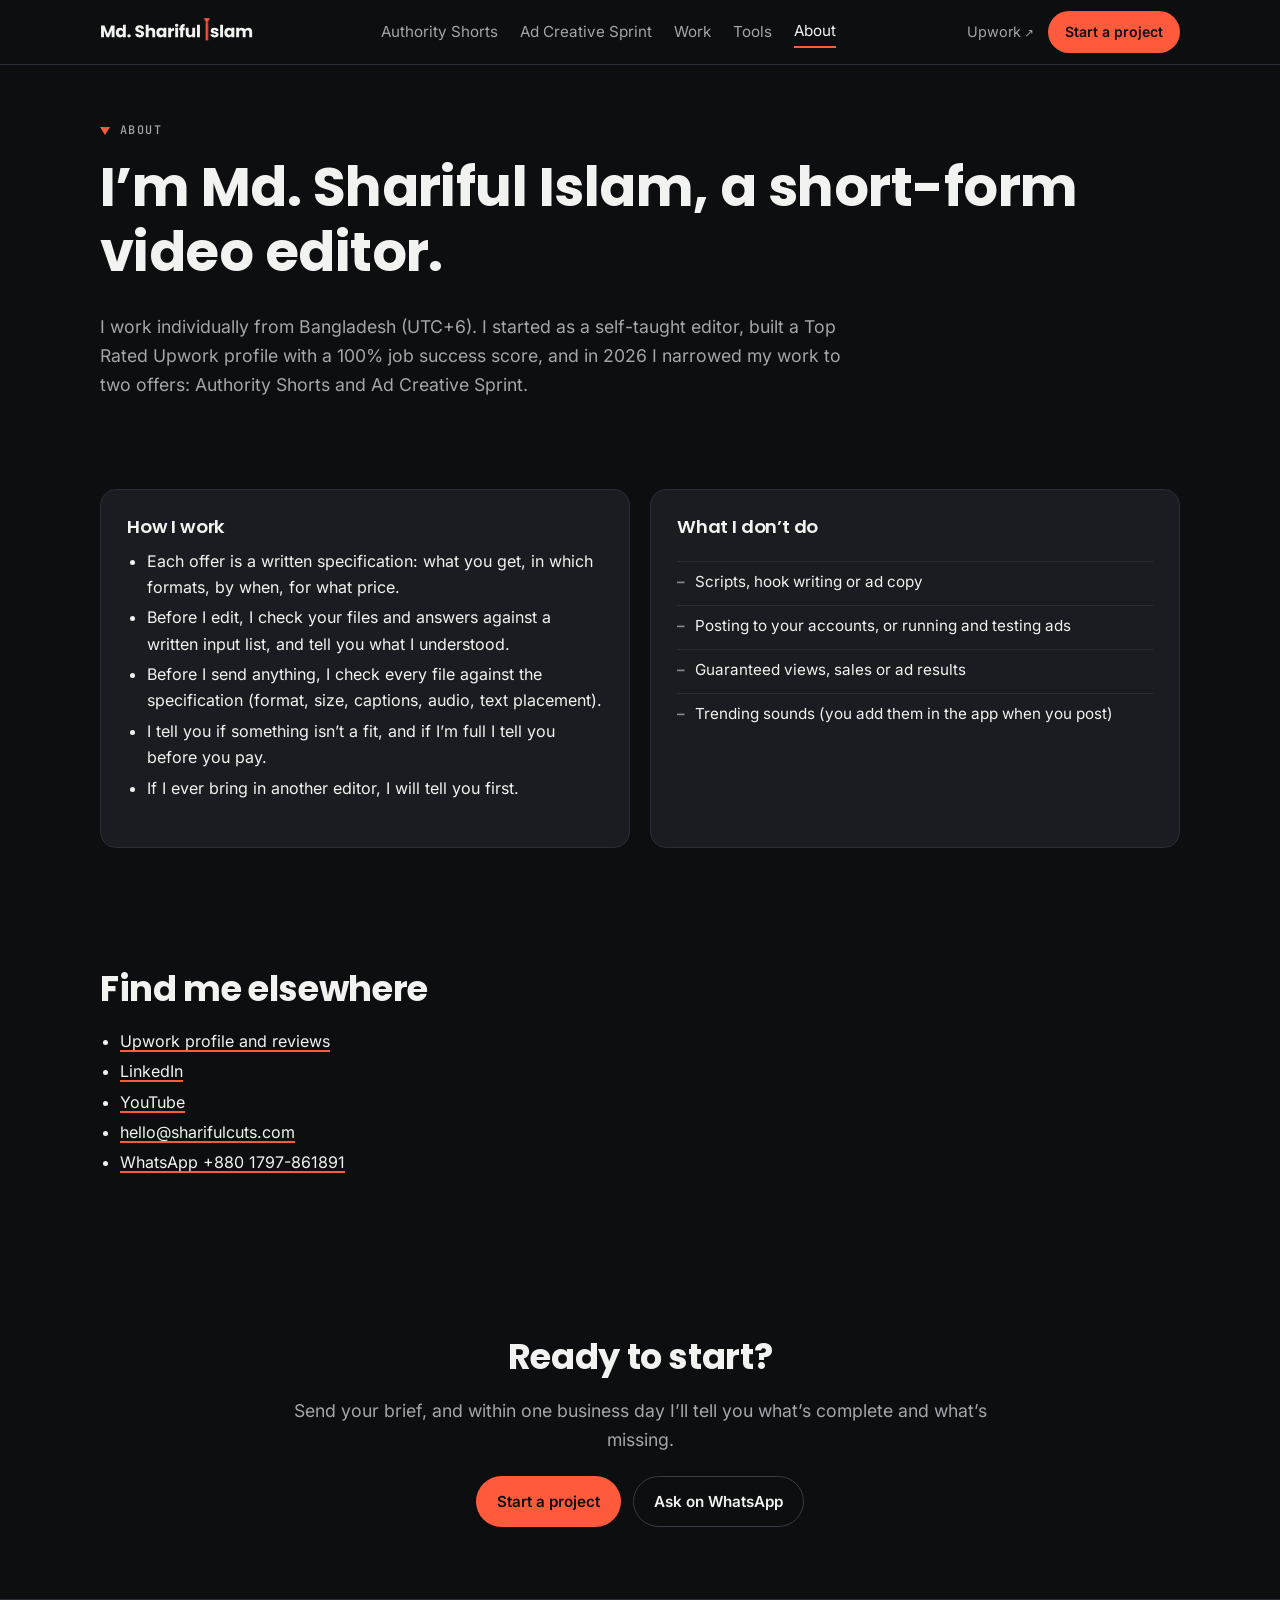
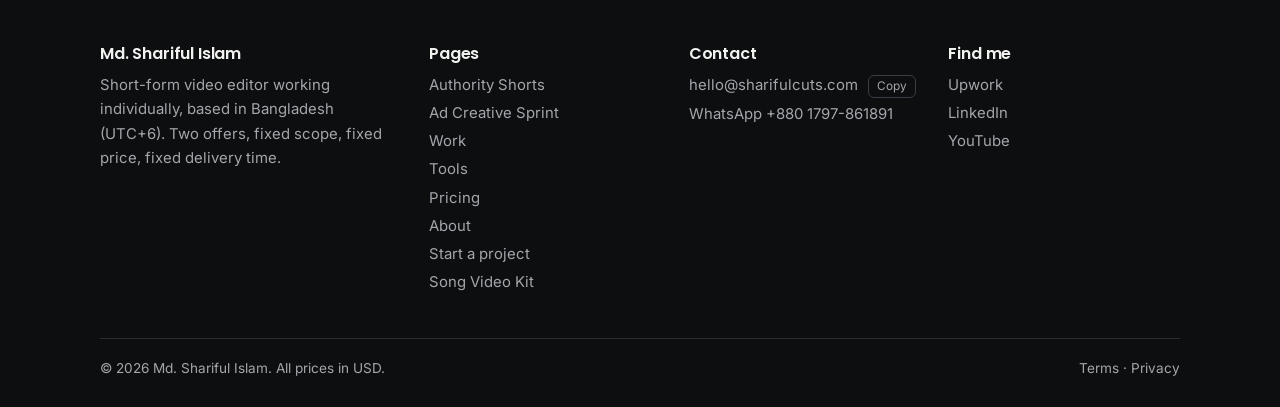
<file: about.html>
<!DOCTYPE html>
<html lang="en">
<head>
<meta charset="UTF-8">
<meta name="viewport" content="width=device-width, initial-scale=1">
<title>About Md. Shariful Islam, Short-Form Video Editor</title>
<meta name="description" content="Md. Shariful Islam is a short-form video editor in Bangladesh, working individually: how I work, what I do and don’t do, and where to find me.">
<link rel="canonical" href="https://sharifulcuts.com/about">
<meta property="og:type" content="website">
<meta property="og:title" content="About Md. Shariful Islam, Short-Form Video Editor">
<meta property="og:description" content="Md. Shariful Islam is a short-form video editor in Bangladesh, working individually: how I work, what I do and don’t do, and where to find me.">
<meta property="og:image" content="https://sharifulcuts.com/assets/img/og-home.jpg">
<meta name="twitter:image" content="https://sharifulcuts.com/assets/img/og-home.jpg">
<meta property="og:url" content="https://sharifulcuts.com/about">
<meta property="og:site_name" content="Md. Shariful Islam">
<meta name="twitter:card" content="summary_large_image">
<meta name="theme-color" content="#0d0e10">
<link rel="icon" href="assets/img/favicon.ico?v=19" sizes="any">
<link rel="icon" type="image/png" sizes="32x32" href="assets/img/favicon-32.png?v=19">
<link rel="apple-touch-icon" href="assets/img/apple-touch-icon.png?v=19">
<link rel="manifest" href="assets/site.webmanifest">
<link rel="preload" href="assets/fonts/inter-latin-400-normal.woff2" as="font" type="font/woff2" crossorigin>
<link rel="preload" href="assets/fonts/poppins-latin-700-normal.woff2" as="font" type="font/woff2" crossorigin>
<link rel="stylesheet" href="assets/css/style.css?v=19">

</head>
<body>
<a class="skip" href="#main">Skip to content</a>
<header class="site-header">
<div class="container nav">
<a class="brand" href="index.html" aria-label="Md. Shariful Islam — home"><svg xmlns="http://www.w3.org/2000/svg" viewBox="0 0 288.7 64" role="img" aria-label="Md. Shariful Islam" class="wordmark" height="34"><path fill="currentColor" d="M27.42 19.54V42H21.95V28.53L16.93 42H12.51L7.46 28.5V42H1.98V19.54H8.45L14.75 35.09L20.99 19.54Z M37.64 23.89Q39.4 23.89 40.86 24.62Q42.32 25.36 43.15 26.61V18.32H48.62V42H43.15V39.44Q42.38 40.72 40.96 41.49Q39.53 42.26 37.64 42.26Q35.44 42.26 33.64 41.12Q31.85 39.98 30.81 37.89Q29.77 35.79 29.77 33.04Q29.77 30.29 30.81 28.21Q31.85 26.13 33.64 25.01Q35.44 23.89 37.64 23.89ZM39.24 28.66Q37.61 28.66 36.48 29.82Q35.34 30.99 35.34 33.04Q35.34 35.09 36.48 36.29Q37.61 37.49 39.24 37.49Q40.88 37.49 42.01 36.3Q43.15 35.12 43.15 33.07Q43.15 31.02 42.01 29.84Q40.88 28.66 39.24 28.66Z M51.38 39.31Q51.38 38.03 52.3 37.17Q53.21 36.3 54.65 36.3Q56.06 36.3 56.97 37.17Q57.88 38.03 57.88 39.31Q57.88 40.56 56.97 41.41Q56.06 42.26 54.65 42.26Q53.21 42.26 52.3 41.41Q51.38 40.56 51.38 39.31Z  M66.26 35.28H72.08Q72.21 36.53 72.94 37.18Q73.68 37.84 74.86 37.84Q76.08 37.84 76.78 37.28Q77.49 36.72 77.49 35.73Q77.49 34.9 76.93 34.35Q76.37 33.81 75.55 33.46Q74.74 33.1 73.23 32.66Q71.06 31.98 69.68 31.31Q68.3 30.64 67.31 29.33Q66.32 28.02 66.32 25.9Q66.32 22.77 68.59 20.99Q70.86 19.22 74.51 19.22Q78.22 19.22 80.5 20.99Q82.77 22.77 82.93 25.94H77.01Q76.94 24.85 76.21 24.22Q75.47 23.6 74.32 23.6Q73.33 23.6 72.72 24.13Q72.11 24.66 72.11 25.65Q72.11 26.74 73.14 27.34Q74.16 27.95 76.34 28.66Q78.51 29.39 79.87 30.06Q81.23 30.74 82.22 32.02Q83.22 33.3 83.22 35.31Q83.22 37.23 82.24 38.8Q81.26 40.37 79.41 41.3Q77.55 42.22 75.02 42.22Q72.56 42.22 70.61 41.42Q68.66 40.62 67.49 39.06Q66.32 37.49 66.26 35.28Z M103.84 31.57V42H98.4V32.3Q98.4 30.51 97.47 29.52Q96.54 28.53 94.97 28.53Q93.4 28.53 92.48 29.52Q91.55 30.51 91.55 32.3V42H86.08V18.32H91.55V26.54Q92.38 25.36 93.82 24.66Q95.26 23.95 97.05 23.95Q100.12 23.95 101.98 25.98Q103.84 28.02 103.84 31.57Z M113.93 23.89Q115.82 23.89 117.24 24.66Q118.66 25.42 119.43 26.67V24.14H124.9V42H119.43V39.47Q118.63 40.72 117.21 41.49Q115.78 42.26 113.9 42.26Q111.72 42.26 109.93 41.12Q108.14 39.98 107.1 37.89Q106.06 35.79 106.06 33.04Q106.06 30.29 107.1 28.21Q108.14 26.13 109.93 25.01Q111.72 23.89 113.93 23.89ZM115.53 28.66Q113.9 28.66 112.76 29.82Q111.62 30.99 111.62 33.04Q111.62 35.09 112.76 36.29Q113.9 37.49 115.53 37.49Q117.16 37.49 118.3 36.3Q119.43 35.12 119.43 33.07Q119.43 31.02 118.3 29.84Q117.16 28.66 115.53 28.66Z M139.44 23.95V29.74H137.94Q135.89 29.74 134.87 30.62Q133.84 31.5 133.84 33.71V42H128.37V24.14H133.84V27.12Q134.8 25.65 136.24 24.8Q137.68 23.95 139.44 23.95Z M141.06 19.34Q141.06 18.06 141.97 17.22Q142.88 16.37 144.32 16.37Q145.73 16.37 146.64 17.22Q147.55 18.06 147.55 19.34Q147.55 20.59 146.64 21.44Q145.73 22.29 144.32 22.29Q142.88 22.29 141.97 21.44Q141.06 20.59 141.06 19.34ZM147.04 24.14V42H141.57V24.14Z M159.47 28.69H156.52V42H151.05V28.69H149.07V24.14H151.05V23.63Q151.05 20.34 152.94 18.62Q154.83 16.91 158.48 16.91Q159.08 16.91 159.37 16.94V21.58Q157.8 21.49 157.16 22.03Q156.52 22.58 156.52 23.98V24.14H159.47Z M179.16 24.14V42H173.69V39.57Q172.86 40.75 171.43 41.47Q170.01 42.19 168.28 42.19Q166.23 42.19 164.66 41.28Q163.1 40.37 162.23 38.64Q161.37 36.91 161.37 34.58V24.14H166.81V33.84Q166.81 35.63 167.74 36.62Q168.66 37.62 170.23 37.62Q171.83 37.62 172.76 36.62Q173.69 35.63 173.69 33.84V24.14Z M188.07 18.32V42H182.6V18.32Z  M207.86 36.14H213.27Q213.36 37.07 214.13 37.65Q214.9 38.22 216.02 38.22Q217.04 38.22 217.6 37.82Q218.16 37.42 218.16 36.78Q218.16 36.02 217.36 35.65Q216.56 35.28 214.77 34.83Q212.85 34.38 211.57 33.89Q210.29 33.39 209.36 32.32Q208.44 31.25 208.44 29.42Q208.44 27.89 209.28 26.62Q210.13 25.36 211.78 24.62Q213.43 23.89 215.7 23.89Q219.06 23.89 221 25.55Q222.93 27.22 223.22 29.97H218.16Q218.04 29.04 217.35 28.5Q216.66 27.95 215.54 27.95Q214.58 27.95 214.07 28.32Q213.56 28.69 213.56 29.33Q213.56 30.1 214.37 30.48Q215.19 30.86 216.92 31.25Q218.9 31.76 220.15 32.26Q221.4 32.75 222.34 33.86Q223.28 34.96 223.32 36.82Q223.32 38.38 222.44 39.62Q221.56 40.85 219.91 41.55Q218.26 42.26 216.08 42.26Q213.75 42.26 211.92 41.46Q210.1 40.66 209.04 39.26Q207.99 37.87 207.86 36.14Z M231.65 18.32V42H226.18V18.32Z M241.9 23.89Q243.79 23.89 245.21 24.66Q246.64 25.42 247.4 26.67V24.14H252.88V42H247.4V39.47Q246.6 40.72 245.18 41.49Q243.76 42.26 241.87 42.26Q239.69 42.26 237.9 41.12Q236.11 39.98 235.07 37.89Q234.03 35.79 234.03 33.04Q234.03 30.29 235.07 28.21Q236.11 26.13 237.9 25.01Q239.69 23.89 241.9 23.89ZM243.5 28.66Q241.87 28.66 240.73 29.82Q239.6 30.99 239.6 33.04Q239.6 35.09 240.73 36.29Q241.87 37.49 243.5 37.49Q245.13 37.49 246.27 36.3Q247.4 35.12 247.4 33.07Q247.4 31.02 246.27 29.84Q245.13 28.66 243.5 28.66Z M286.39 31.57V42H280.95V32.3Q280.95 30.58 280.04 29.63Q279.13 28.69 277.53 28.69Q275.93 28.69 275.02 29.63Q274.1 30.58 274.1 32.3V42H268.66V32.3Q268.66 30.58 267.75 29.63Q266.84 28.69 265.24 28.69Q263.64 28.69 262.73 29.63Q261.82 30.58 261.82 32.3V42H256.34V24.14H261.82V26.38Q262.65 25.26 263.99 24.61Q265.34 23.95 267.03 23.95Q269.05 23.95 270.63 24.82Q272.22 25.68 273.11 27.28Q274.04 25.81 275.64 24.88Q277.24 23.95 279.13 23.95Q282.46 23.95 284.42 25.97Q286.39 27.98 286.39 31.57Z"/><g class="playhead"><rect x="198.84" y="14" width="4.5" height="34" rx="1" fill="var(--accent)"/><polygon points="195.34,6 206.84,6 201.09,16" fill="var(--accent)"/></g></svg></a>
<nav class="nav-links" aria-label="Main"><a href="authority-shorts.html">Authority Shorts</a><a href="ad-creative-sprint.html">Ad Creative Sprint</a><a href="work.html">Work</a><a href="tools.html">Tools</a><a href="about.html" aria-current="page">About</a></nav>
<div class="nav-cta"><a class="nav-ext" href="https://www.upwork.com/freelancers/~01e389eef945cdf1aa?mp_source=share" rel="noopener">Upwork</a><a class="btn btn-primary btn-sm" href="https://tally.so/r/OQlyGY?utm_source=sharifulcuts&utm_medium=site&utm_campaign=launch&utm_content=nav" target="_blank" rel="noopener" title="Opens the intake form in a new tab">Start a project</a></div>
<button class="menu-btn" id="menu-btn" aria-expanded="false" aria-controls="mobile-menu">Menu</button>
</div>
<div class="mobile-menu" id="mobile-menu"><a href="authority-shorts.html">Authority Shorts</a><a href="ad-creative-sprint.html">Ad Creative Sprint</a><a href="work.html">Work</a><a href="tools.html">Tools</a><a href="about.html">About</a><a href="index.html#pricing">Pricing</a><a href="https://www.upwork.com/freelancers/~01e389eef945cdf1aa?mp_source=share" rel="noopener">Upwork profile</a><a class="btn btn-primary" href="https://tally.so/r/OQlyGY?utm_source=sharifulcuts&utm_medium=site&utm_campaign=launch&utm_content=mobile-menu" target="_blank" rel="noopener" title="Opens the intake form in a new tab">Start a project</a></div>
</header>
<main id="main">
<section class="page-head"><div class="container">
<div class="eyebrow">About</div>
<h1>I’m Md. Shariful Islam, a short-form video editor.</h1>
<p class="lead">I work individually from Bangladesh (UTC+6). I started as a self-taught editor, built a Top Rated Upwork profile with a 100% job success score, and in 2026 I narrowed my work to two offers: Authority Shorts and Ad Creative Sprint.</p>
</div></section>
<section class="section--tight"><div class="container grid grid-2">
<div class="card"><h3>How I work</h3><ul><li>Each offer is a written specification: what you get, in which formats, by when, for what price.</li><li>Before I edit, I check your files and answers against a written input list, and tell you what I understood.</li><li>Before I send anything, I check every file against the specification (format, size, captions, audio, text placement).</li><li>I tell you if something isn’t a fit, and if I’m full I tell you before you pay.</li><li>If I ever bring in another editor, I will tell you first.</li></ul></div>
<div class="card"><h3>What I don’t do</h3><ul class="facts no"><li>Scripts, hook writing or ad copy</li><li>Posting to your accounts, or running and testing ads</li><li>Guaranteed views, sales or ad results</li><li>Trending sounds (you add them in the app when you post)</li></ul></div>
</div></section>
<section class="section"><div class="container">
<h2>Find me elsewhere</h2>
<ul><li><a href="https://www.upwork.com/freelancers/~01e389eef945cdf1aa?mp_source=share" rel="noopener">Upwork profile and reviews</a></li><li><a href="https://www.linkedin.com/in/sharifulcuts" rel="noopener">LinkedIn</a></li><li><a href="https://www.youtube.com/@sharifulbrand" rel="noopener">YouTube</a></li><li><a href="mailto:hello@sharifulcuts.com">hello@sharifulcuts.com</a></li><li><a href="https://wa.me/8801797861891" rel="noopener">WhatsApp +880 1797-861891</a></li></ul>
</div></section>
<section class="cta"><div class="container">
<h2>Ready to start?</h2><p class="lead">Send your brief, and within one business day I’ll tell you what’s complete and what’s missing.</p>
<div class="btn-row" style="justify-content:center"><a class="btn btn-primary" href="https://tally.so/r/OQlyGY?utm_source=sharifulcuts&utm_medium=site&utm_campaign=launch&utm_content=home-bottom" target="_blank" rel="noopener" title="Opens the intake form in a new tab">Start a project</a>
<a class="btn btn-ghost" href="https://wa.me/8801797861891?text=Hi%20Shariful%2C%20I%20have%20a%20question%20about%20your%20video%20editing%20offers." rel="noopener">Ask on WhatsApp</a></div>
</div></section>
</main>
<footer class="site-footer">
<div class="container">
<div class="footer-grid">
<div class="fcol-brand"><h4>Md. Shariful Islam</h4><p>Short-form video editor working individually, based in Bangladesh (UTC+6). Two offers, fixed scope, fixed price, fixed delivery time.</p></div>
<div><h4>Pages</h4><ul>
<li><a href="authority-shorts.html">Authority Shorts</a></li>
<li><a href="ad-creative-sprint.html">Ad Creative Sprint</a></li>
<li><a href="work.html">Work</a></li>
<li><a href="tools.html">Tools</a></li>
<li><a href="index.html#pricing">Pricing</a></li>
<li><a href="about.html">About</a></li>
<li><a href="start.html">Start a project</a></li>
<li><a href="song-video-kit.html">Song Video Kit</a></li></ul></div>
<div><h4>Contact</h4><ul>
<li><a href="mailto:hello@sharifulcuts.com">hello@sharifulcuts.com</a> <button class="copy-btn" type="button" data-copy="hello@sharifulcuts.com" aria-label="Copy email address">Copy</button></li>
<li><a href="https://wa.me/8801797861891" rel="noopener">WhatsApp +880 1797-861891</a></li></ul></div>
<div><h4>Find me</h4><ul>
<li><a href="https://www.upwork.com/freelancers/~01e389eef945cdf1aa?mp_source=share" rel="noopener">Upwork</a></li>
<li><a href="https://www.linkedin.com/in/sharifulcuts" rel="noopener">LinkedIn</a></li>
<li><a href="https://www.youtube.com/@sharifulbrand" rel="noopener">YouTube</a></li></ul></div>
</div>
<div class="legal-row"><span>© <span id="year">2026</span> Md. Shariful Islam. All prices in USD.</span>
<span><a href="terms.html">Terms</a> · <a href="privacy.html">Privacy</a></span></div>
</div>
</footer>
<script src="assets/js/main.js?v=19" defer></script>
</body>
</html>
</file>
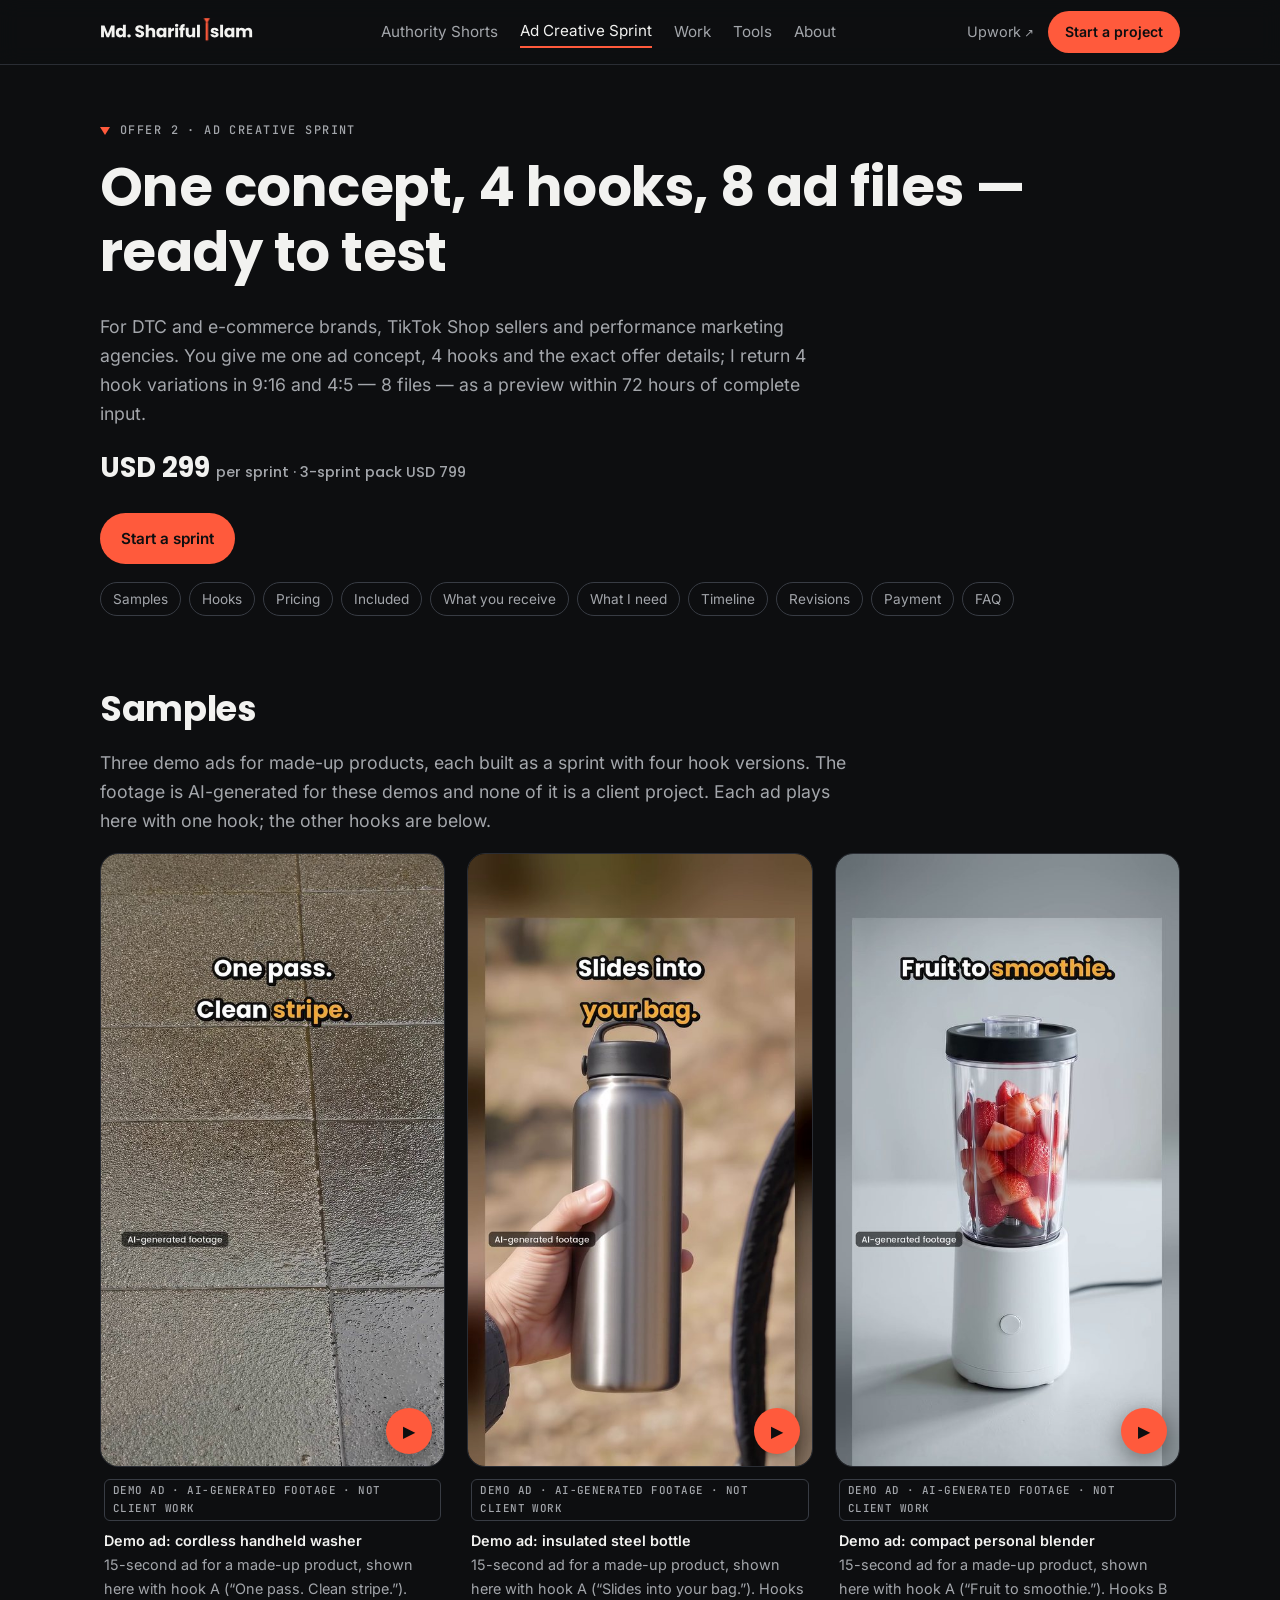
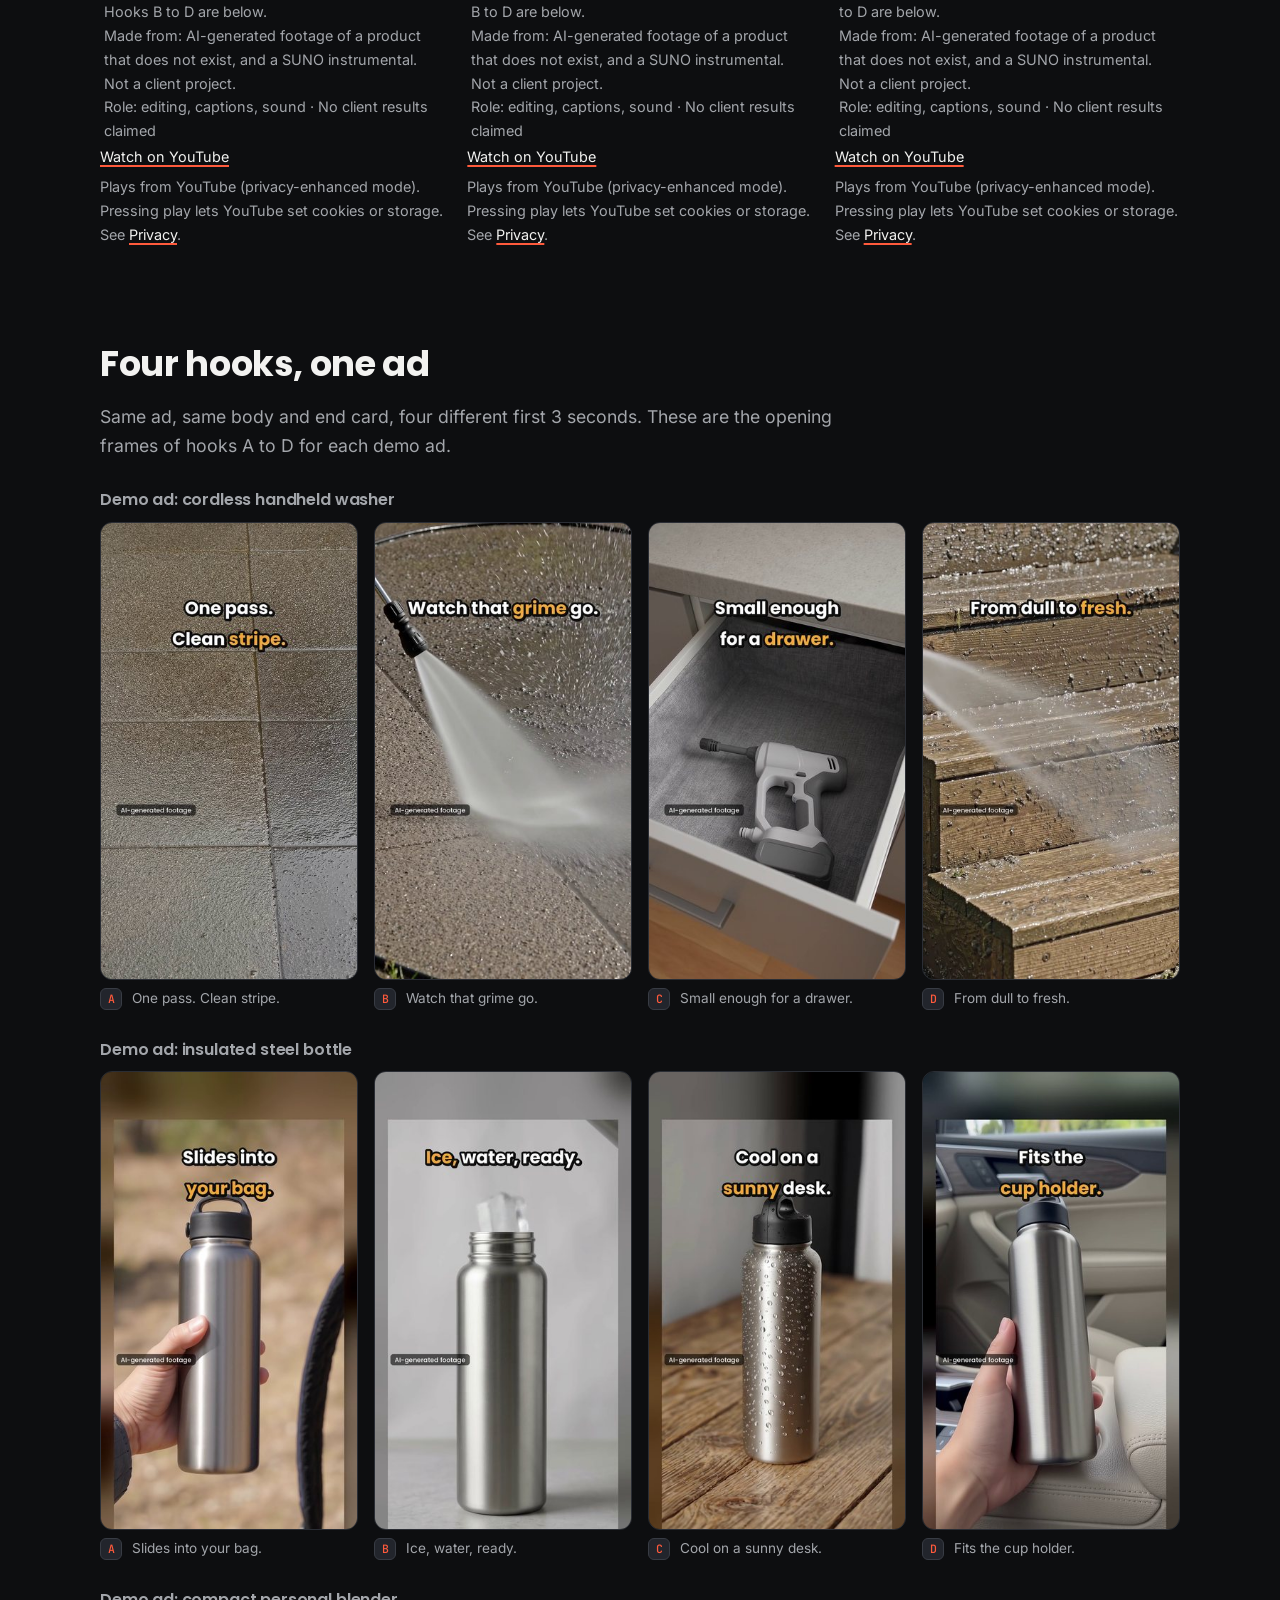
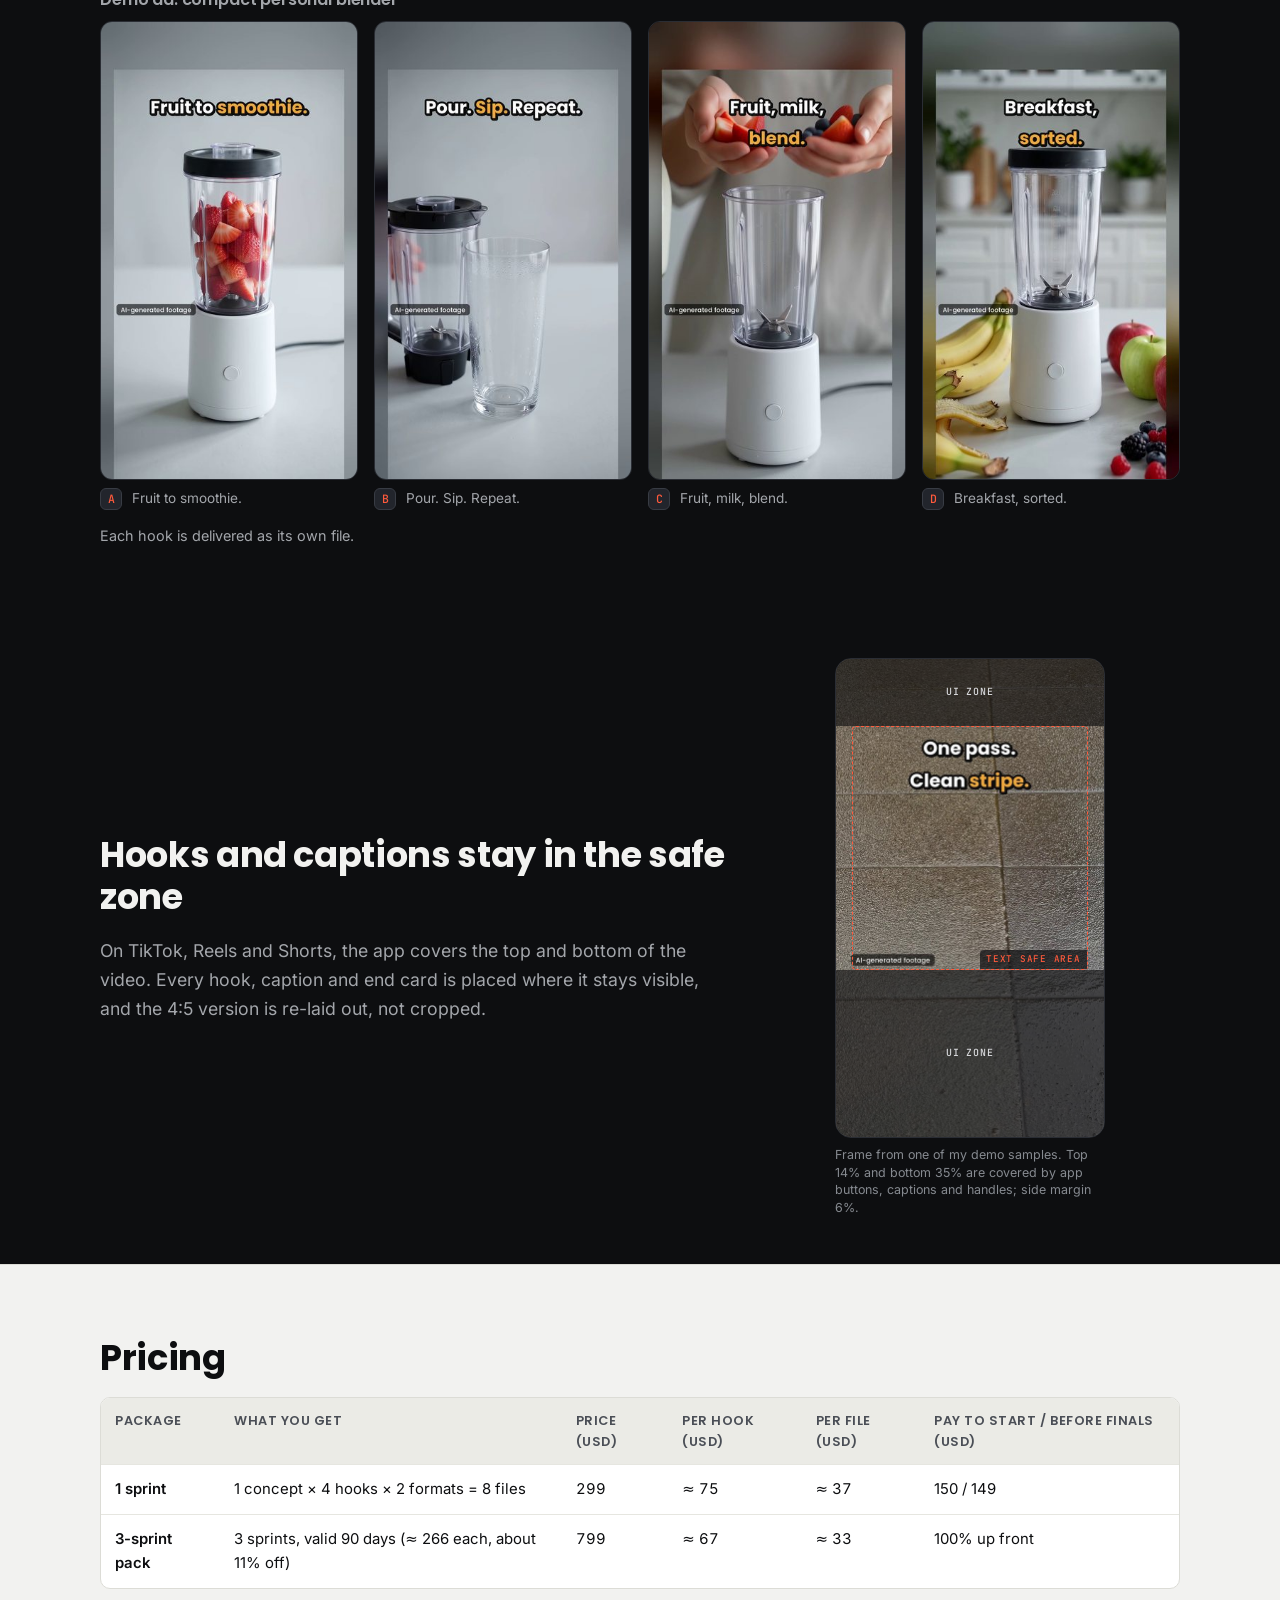
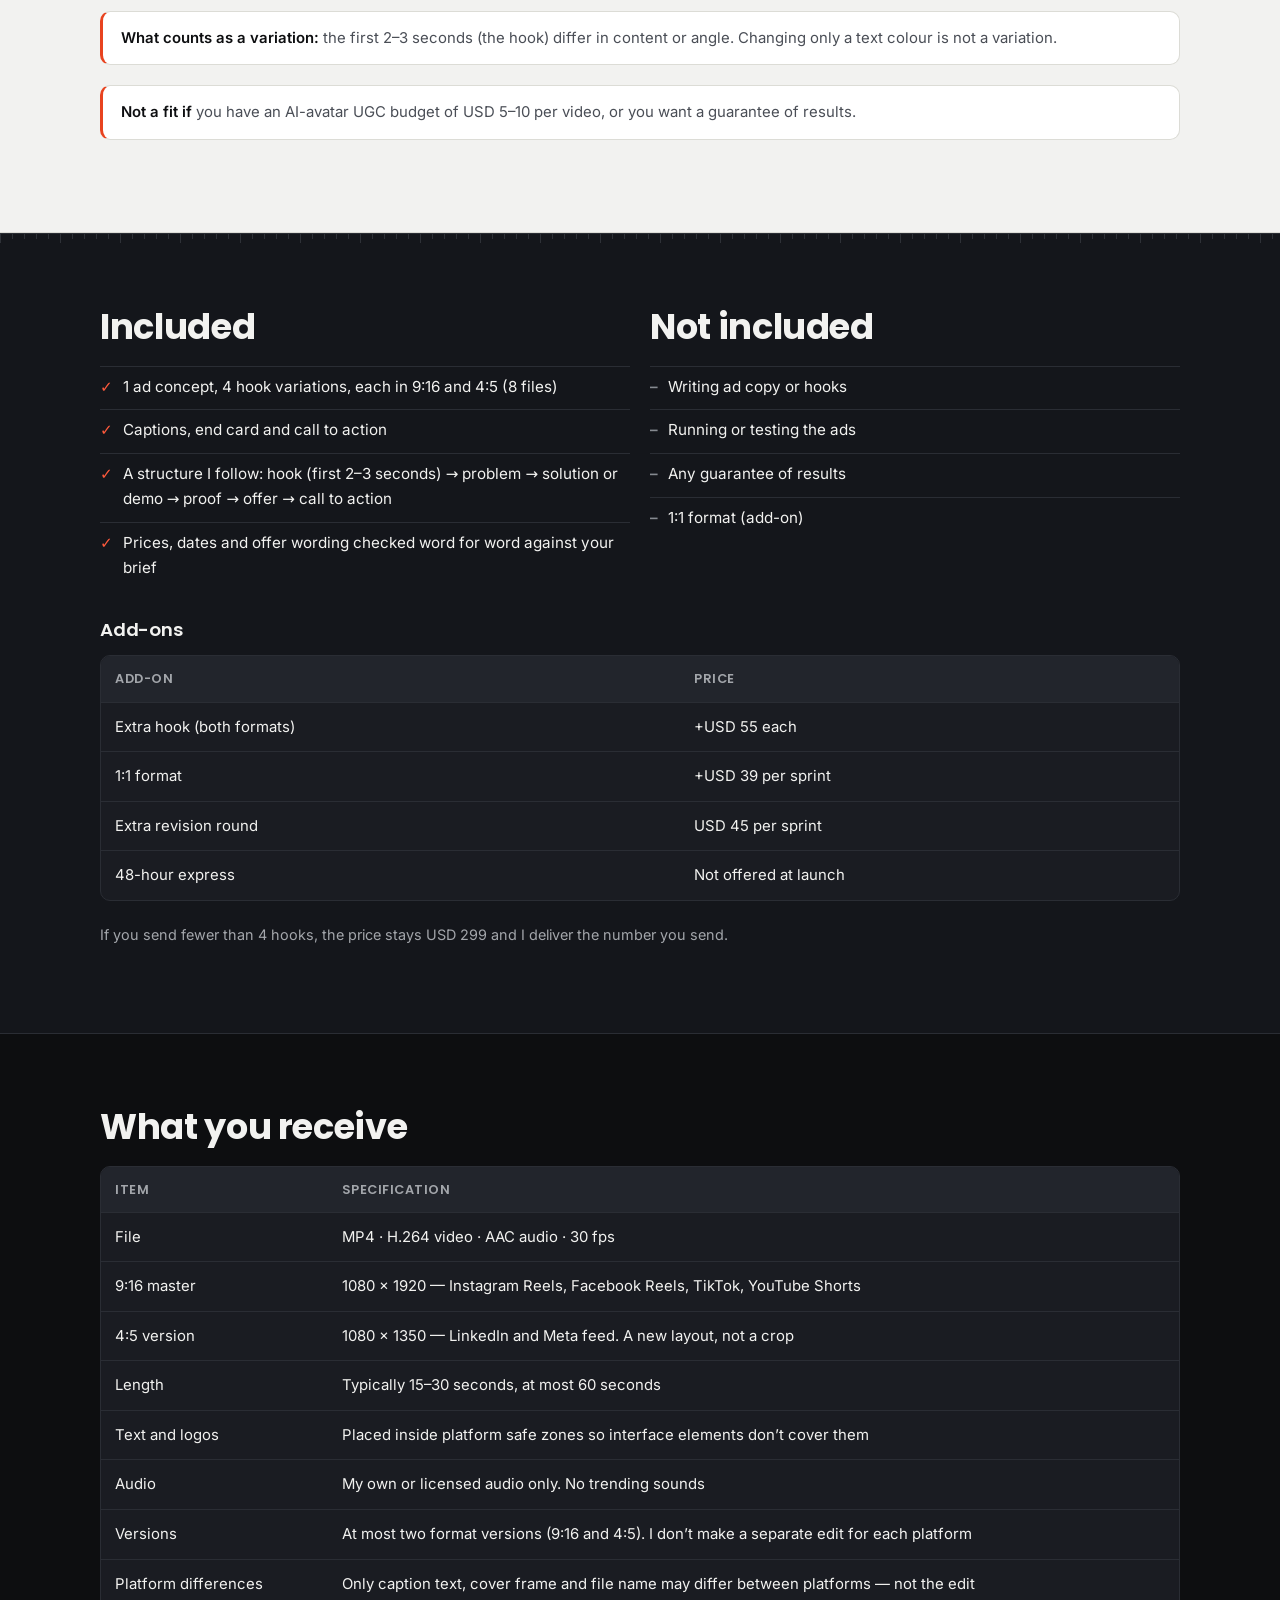
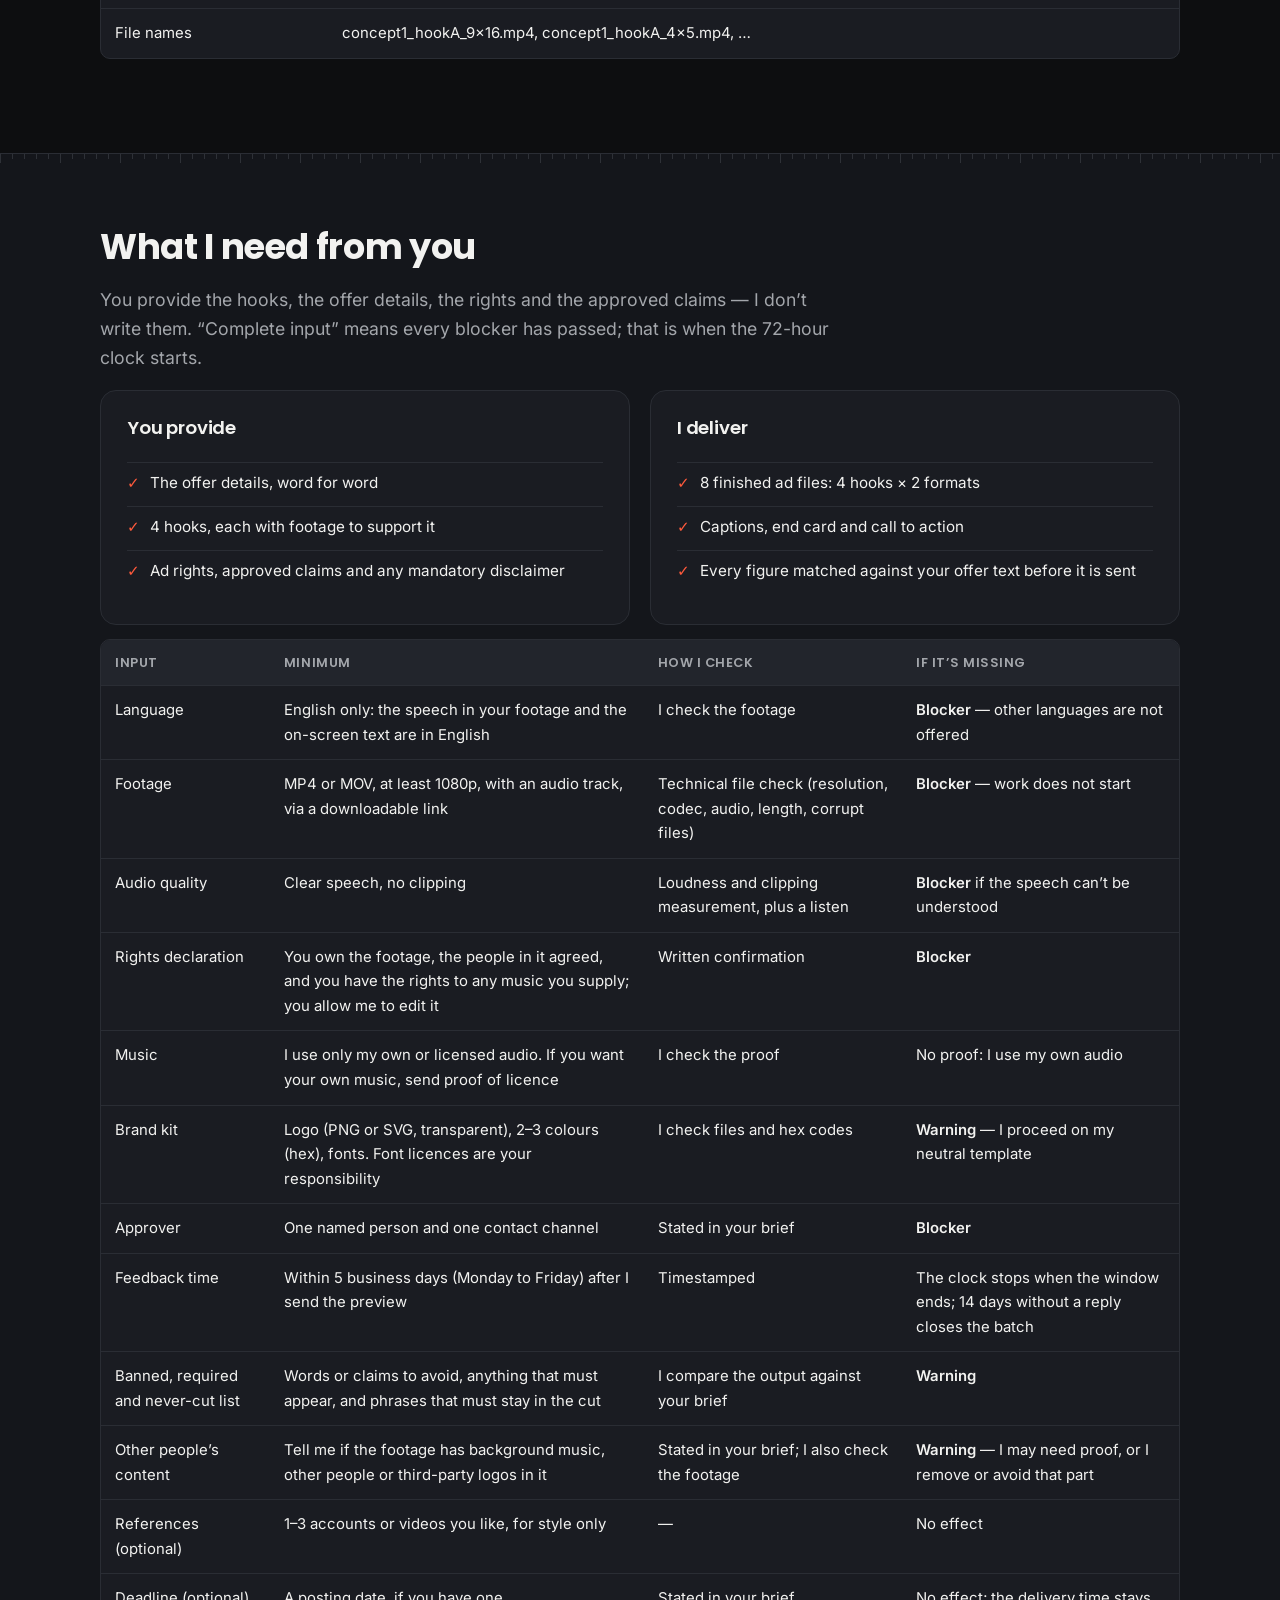
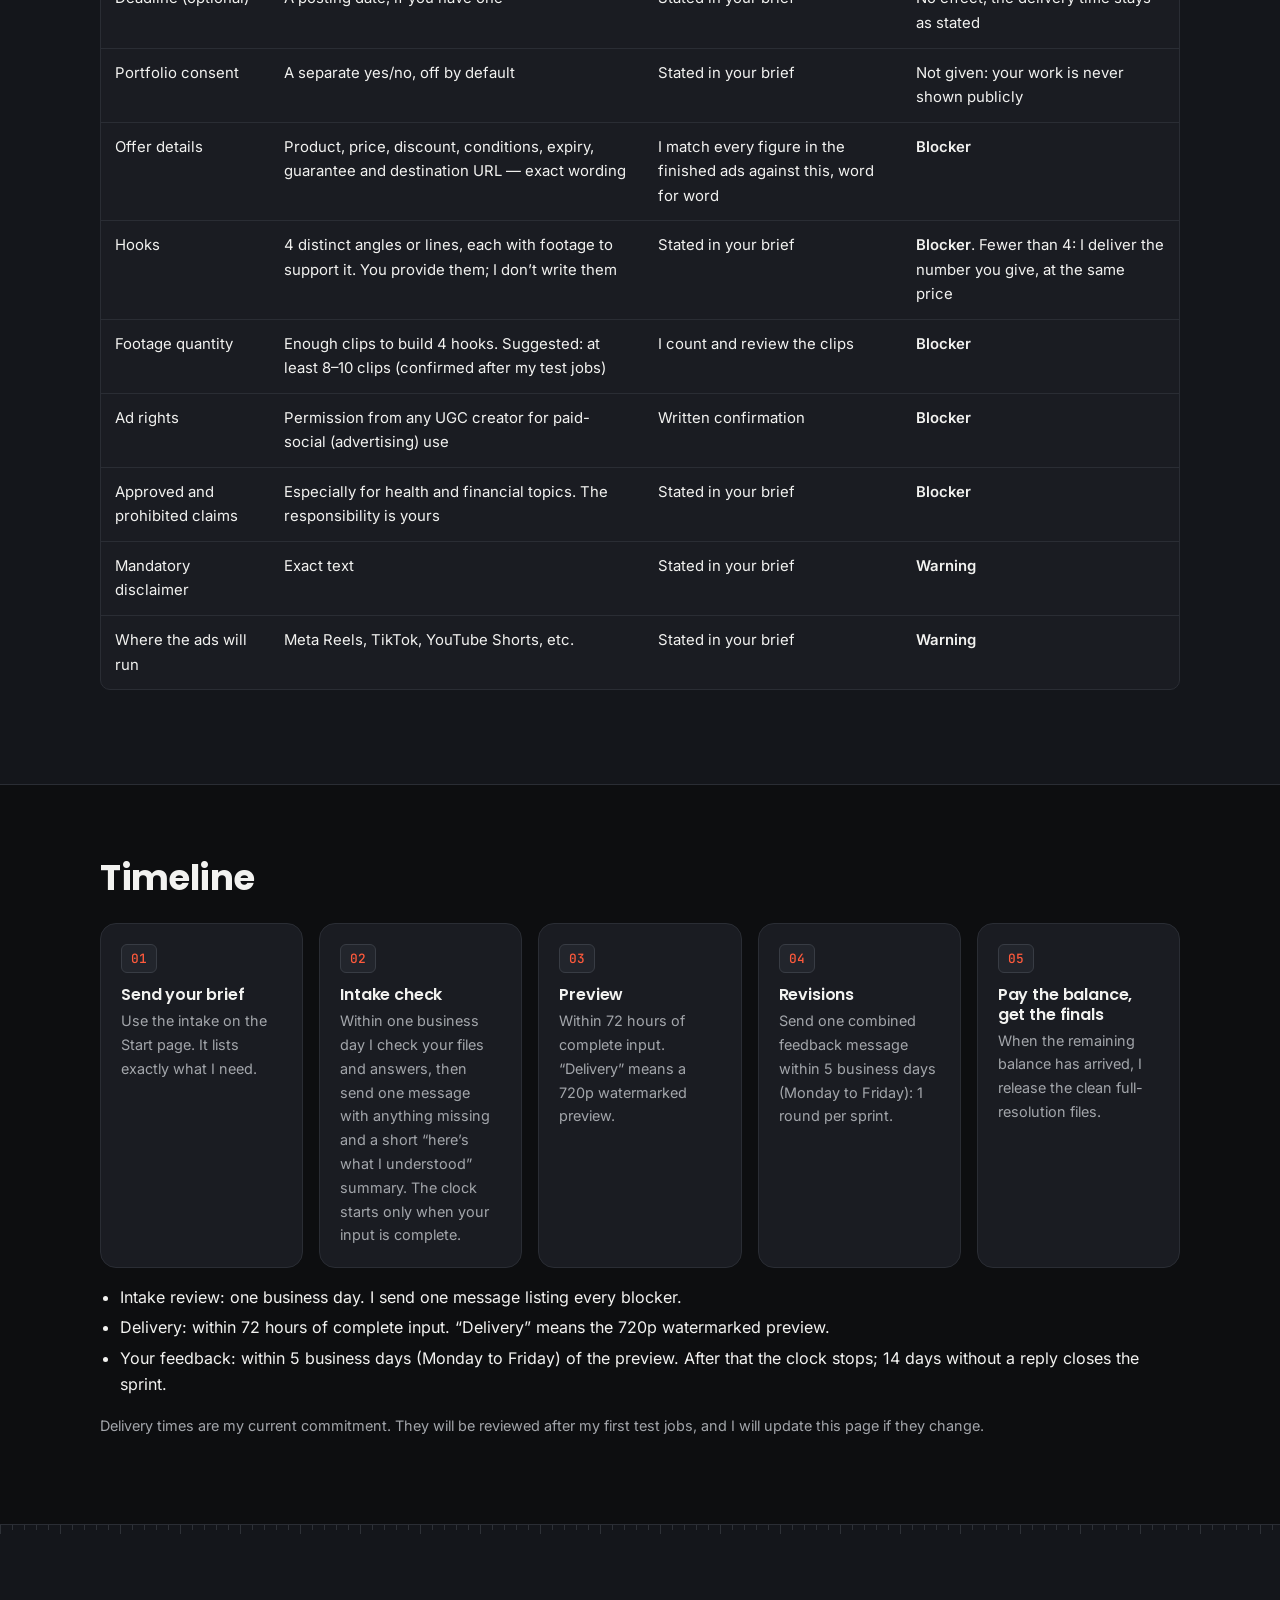
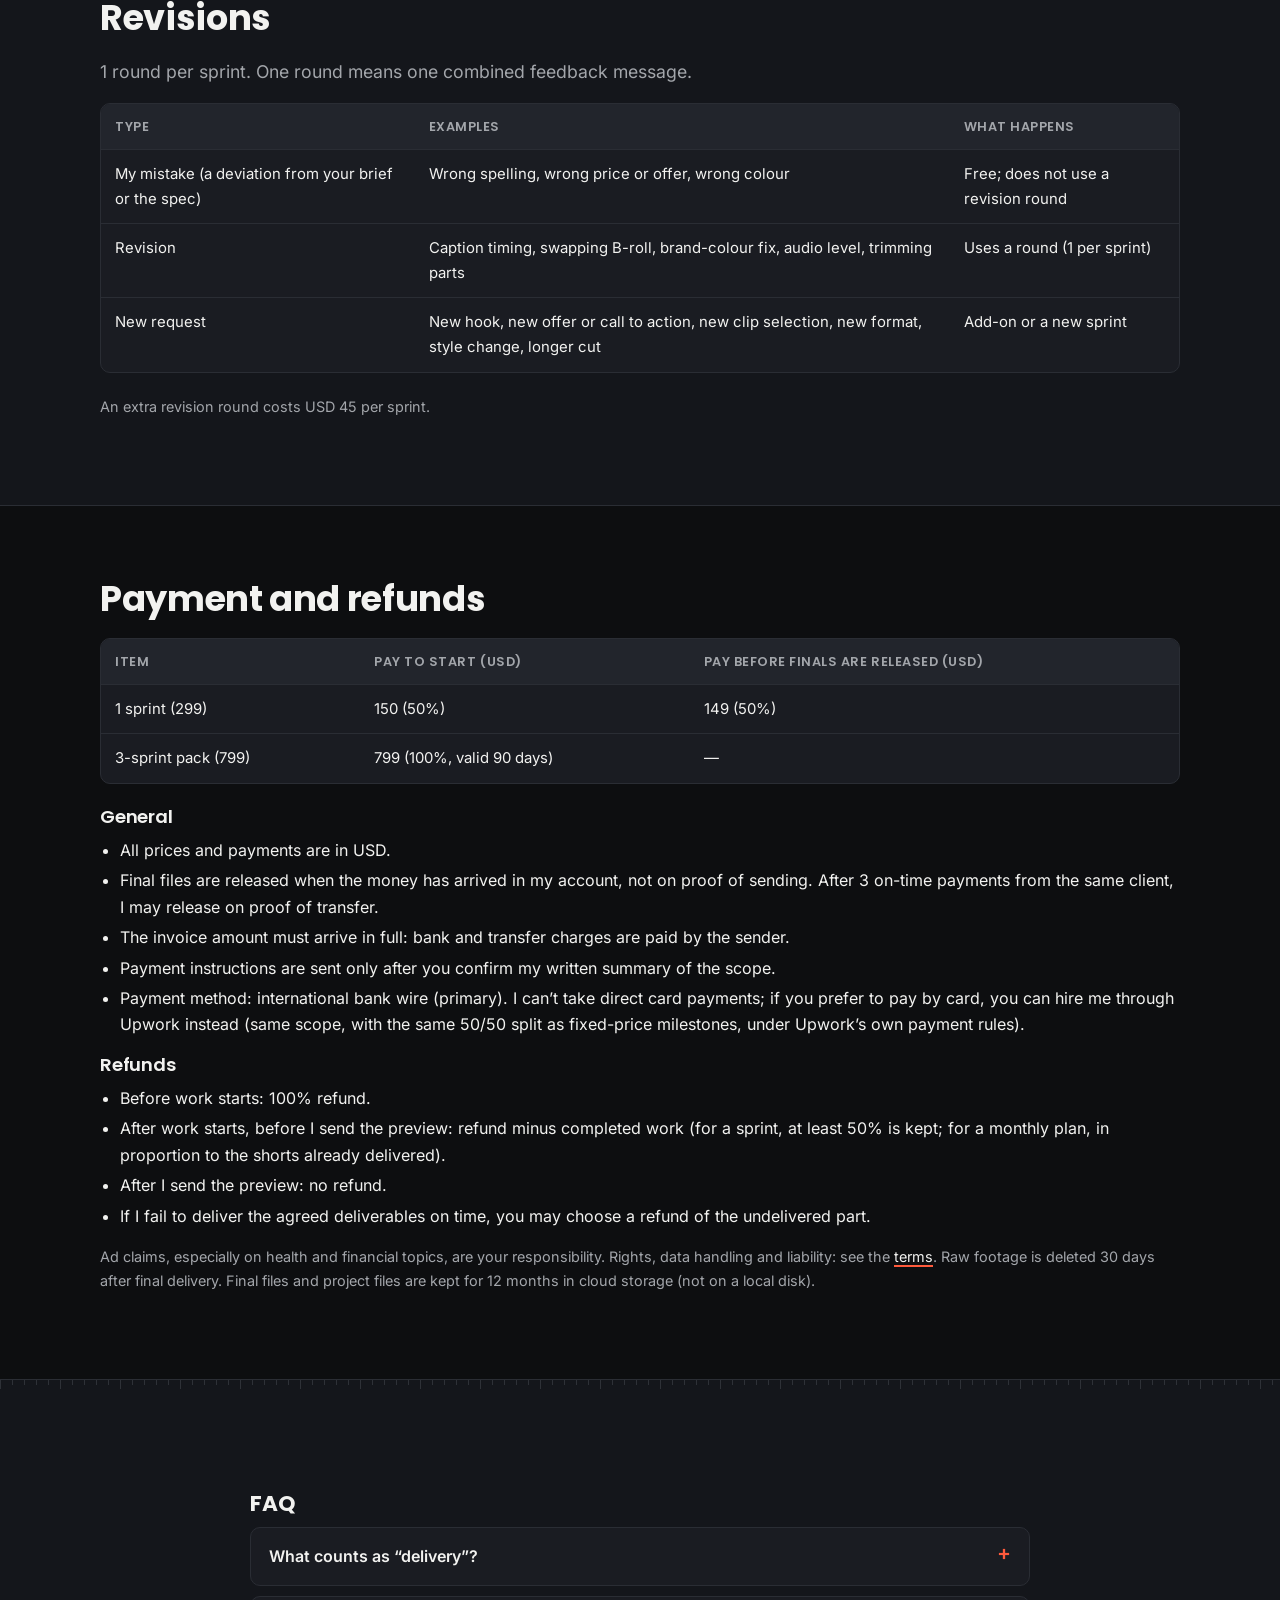
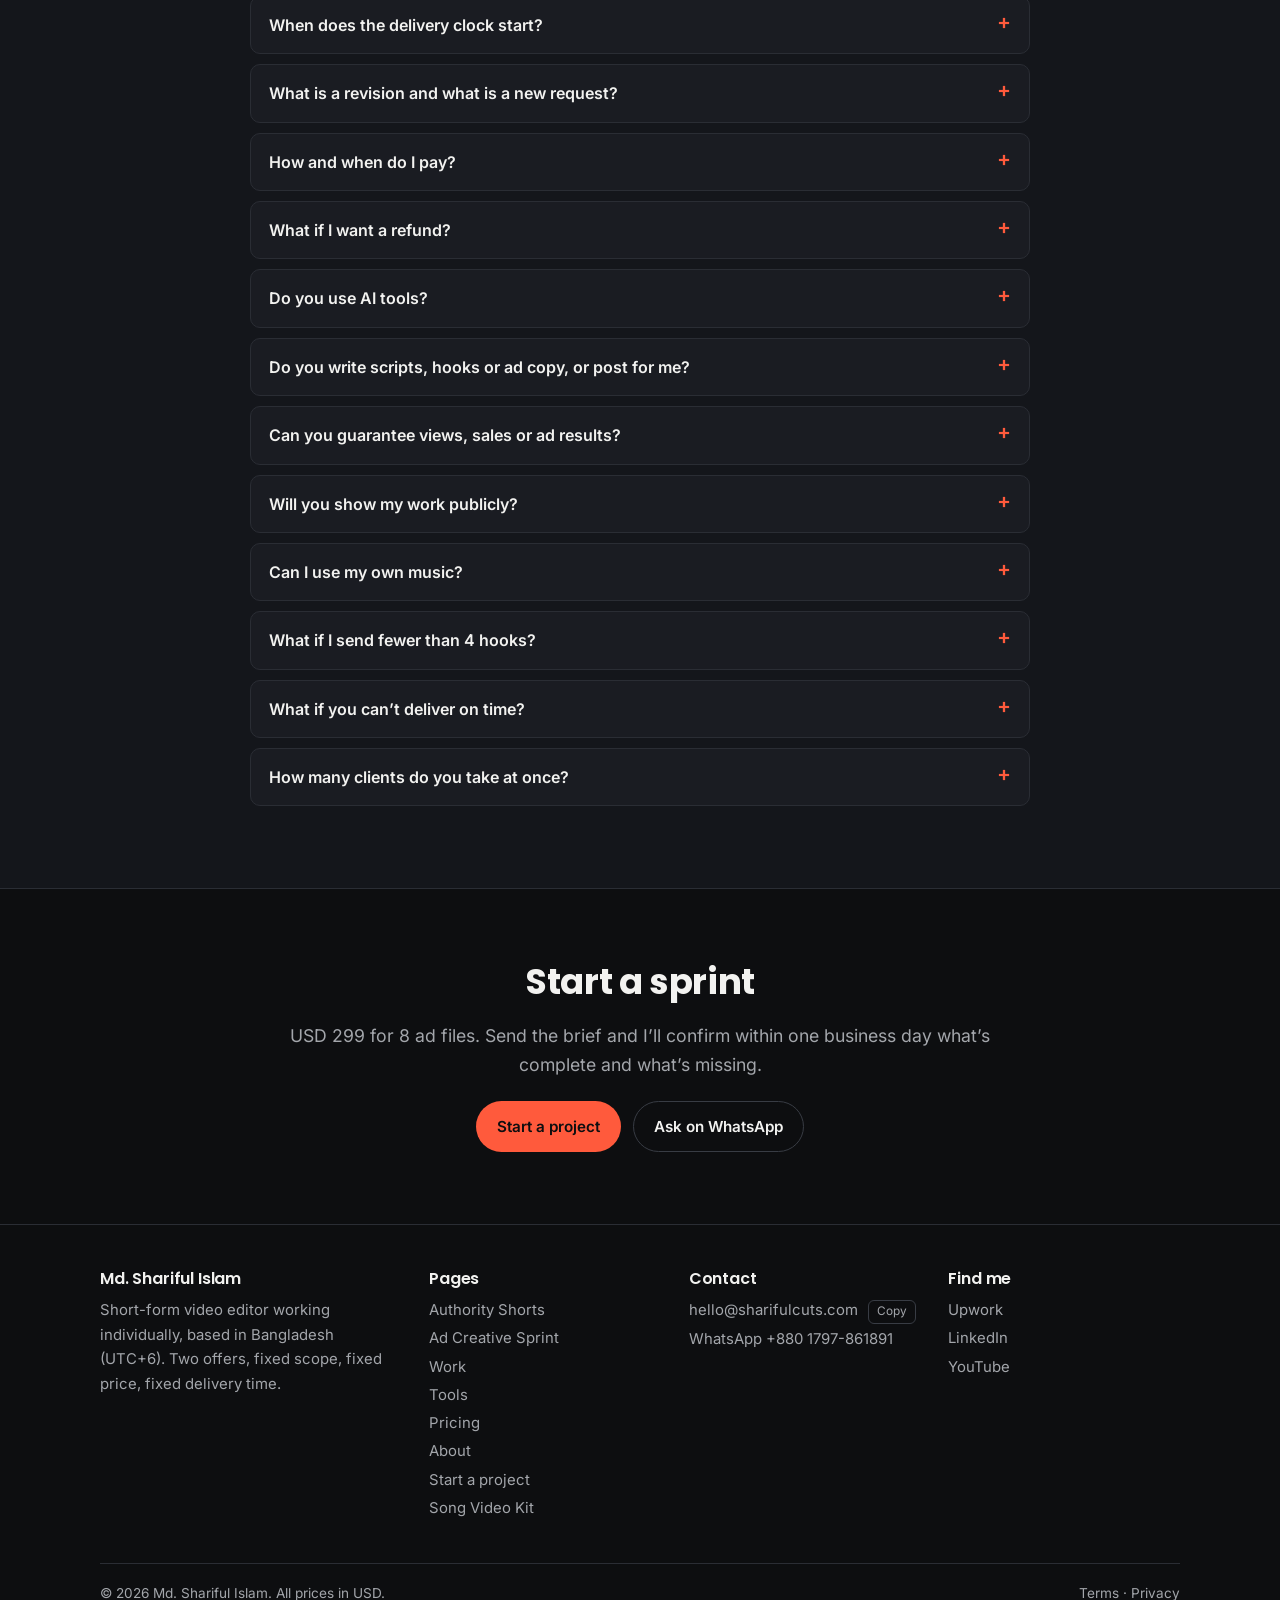
<file: ad-creative-sprint.html>
<!DOCTYPE html>
<html lang="en">
<head>
<meta charset="UTF-8">
<meta name="viewport" content="width=device-width, initial-scale=1">
<title>Ad Creative Sprint: 4 Hooks, 8 Ad Files | Md. Shariful Islam</title>
<meta name="description" content="One ad concept, 4 hooks, 9:16 and 4:5: 8 ad files for USD 299. Preview within 72 hours of complete input. For DTC brands, TikTok Shop sellers and agencies.">
<link rel="canonical" href="https://sharifulcuts.com/ad-creative-sprint">
<meta property="og:type" content="website">
<meta property="og:title" content="Ad Creative Sprint: 4 Hooks, 8 Ad Files | Md. Shariful Islam">
<meta property="og:description" content="One ad concept, 4 hooks, 9:16 and 4:5: 8 ad files for USD 299. Preview within 72 hours of complete input. For DTC brands, TikTok Shop sellers and agencies.">
<meta property="og:image" content="https://sharifulcuts.com/assets/img/og-sprint-v2.jpg">
<meta name="twitter:image" content="https://sharifulcuts.com/assets/img/og-sprint-v2.jpg">
<meta property="og:url" content="https://sharifulcuts.com/ad-creative-sprint">
<meta property="og:site_name" content="Md. Shariful Islam">
<meta name="twitter:card" content="summary_large_image">
<meta name="theme-color" content="#0d0e10">
<link rel="icon" href="assets/img/favicon.ico?v=19" sizes="any">
<link rel="icon" type="image/png" sizes="32x32" href="assets/img/favicon-32.png?v=19">
<link rel="apple-touch-icon" href="assets/img/apple-touch-icon.png?v=19">
<link rel="manifest" href="assets/site.webmanifest">
<link rel="preload" href="assets/fonts/inter-latin-400-normal.woff2" as="font" type="font/woff2" crossorigin>
<link rel="preload" href="assets/fonts/poppins-latin-700-normal.woff2" as="font" type="font/woff2" crossorigin>
<link rel="stylesheet" href="assets/css/style.css?v=19">
<script type="application/ld+json">{"@context": "https://schema.org", "@type": "FAQPage", "mainEntity": [{"@type": "Question", "name": "What counts as “delivery”?", "acceptedAnswer": {"@type": "Answer", "text": "Delivery means I send you a 720p preview with a watermark. Once the remaining balance has arrived, I release the clean final files. My turnaround promise counts until the preview is sent; your feedback window and revision rounds start from that day."}}, {"@type": "Question", "name": "When does the delivery clock start?", "acceptedAnswer": {"@type": "Answer", "text": "When your input is complete: every blocker on the input list has passed. I review your intake within one business day and send one message listing anything missing. Warnings don’t stop the work — I proceed and note them in writing."}}, {"@type": "Question", "name": "What is a revision and what is a new request?", "acceptedAnswer": {"@type": "Answer", "text": "A revision changes something inside the agreed deliverables and your original brief (caption timing, swapping B-roll, colour fixes, audio level, trimming). Changing the brief itself — a new hook, a new offer, a different format or style — is a new request and is priced as an add-on or a new sprint. One round means one combined feedback message per batch or sprint. Mistakes on my side are fixed free and don’t use a round."}}, {"@type": "Question", "name": "How and when do I pay?", "acceptedAnswer": {"@type": "Answer", "text": "Monthly plans are paid 100% in advance each month. The pilot and single sprints are paid 50% to start and 50% before the final files are released. The 3-sprint pack is paid in full up front. Payment instructions are sent only after you confirm my written summary. Payment is by international bank wire in USD; bank charges are paid by the sender. If you’d rather pay by card, hire me through Upwork (same scope, milestone payments)."}}, {"@type": "Question", "name": "What if I want a refund?", "acceptedAnswer": {"@type": "Answer", "text": "Before work starts: 100% refund.After work starts, before I send the preview: refund minus completed work (for a sprint, at least 50% is kept; for a monthly plan, in proportion to the shorts already delivered).After I send the preview: no refund.If I fail to deliver the agreed deliverables on time, you may choose a refund of the undelivered part."}}, {"@type": "Question", "name": "Do you use AI tools?", "acceptedAnswer": {"@type": "Answer", "text": "Yes. I edit with AI-assisted tools, and every file is checked against your brief and the written spec before it is sent. Your footage and files are never sold or published to third parties."}}, {"@type": "Question", "name": "Do you write scripts, hooks or ad copy, or post for me?", "acceptedAnswer": {"@type": "Answer", "text": "No. I edit what you give me. I don’t write scripts, hooks or ad copy, I don’t post to your accounts, and (for ads) I don’t run or test campaigns."}}, {"@type": "Question", "name": "Can you guarantee views, sales or ad results?", "acceptedAnswer": {"@type": "Answer", "text": "No. I guarantee the deliverables, the specification and the delivery time. Results depend on your content, offer and audience, and platform decisions (ad rejections, account actions) are outside my control."}}, {"@type": "Question", "name": "Will you show my work publicly?", "acceptedAnswer": {"@type": "Answer", "text": "Only if you give separate, written consent. It is off by default."}}, {"@type": "Question", "name": "Can I use my own music?", "acceptedAnswer": {"@type": "Answer", "text": "Yes, if you can show a licence for commercial use. Without proof, I use my own or licensed audio. Trending sounds are not included — add them in the app when you post."}}, {"@type": "Question", "name": "What if I send fewer than 4 hooks?", "acceptedAnswer": {"@type": "Answer", "text": "The price stays USD 299 and I deliver the number of hooks you send, each in both formats. Extra hooks beyond four cost USD 55 each."}}, {"@type": "Question", "name": "What if you can’t deliver on time?", "acceptedAnswer": {"@type": "Answer", "text": "I work individually. If something prevents me from delivering on time, I’ll tell you before the due date, and the refund rule for late delivery applies: you may choose a refund of the undelivered part. If I ever bring in another editor, I’ll tell you first."}}, {"@type": "Question", "name": "How many clients do you take at once?", "acceptedAnswer": {"@type": "Answer", "text": "I work individually and keep capacity limited: at most 2 active monthly plans and 1 sprint at a time, and only 1 Scale plan. If I’m full, I’ll tell you before you pay."}}]}</script><script type="application/ld+json">{"@context": "https://schema.org", "@graph": [{"@type": "VideoObject", "name": "Demo ad: cordless handheld washer", "description": "15-second ad for a made-up product, shown here with hook A (“One pass. Clean stripe.”). AI-generated footage of a product that does not exist, and a SUNO instrumental. Not a client project.", "thumbnailUrl": "https://sharifulcuts.com/assets/img/s/ada.jpg", "uploadDate": "2026-11-13", "duration": "PT15S", "embedUrl": "https://www.youtube.com/embed/xmxuld75P2w"}, {"@type": "VideoObject", "name": "Demo ad: insulated steel bottle", "description": "15-second ad for a made-up product, shown here with hook A (“Slides into your bag.”). AI-generated footage of a product that does not exist, and a SUNO instrumental. Not a client project.", "thumbnailUrl": "https://sharifulcuts.com/assets/img/s/adb.jpg", "uploadDate": "2026-11-13", "duration": "PT15S", "embedUrl": "https://www.youtube.com/embed/s3clLXFEgV0"}, {"@type": "VideoObject", "name": "Demo ad: compact personal blender", "description": "15-second ad for a made-up product, shown here with hook A (“Fruit to smoothie.”). AI-generated footage of a product that does not exist, and a SUNO instrumental. Not a client project.", "thumbnailUrl": "https://sharifulcuts.com/assets/img/s/adc.jpg", "uploadDate": "2026-11-13", "duration": "PT15S", "embedUrl": "https://www.youtube.com/embed/XvmM3vraIEc"}]}</script>
</head>
<body class="offer-b">
<a class="skip" href="#main">Skip to content</a>
<header class="site-header">
<div class="container nav">
<a class="brand" href="index.html" aria-label="Md. Shariful Islam — home"><svg xmlns="http://www.w3.org/2000/svg" viewBox="0 0 288.7 64" role="img" aria-label="Md. Shariful Islam" class="wordmark" height="34"><path fill="currentColor" d="M27.42 19.54V42H21.95V28.53L16.93 42H12.51L7.46 28.5V42H1.98V19.54H8.45L14.75 35.09L20.99 19.54Z M37.64 23.89Q39.4 23.89 40.86 24.62Q42.32 25.36 43.15 26.61V18.32H48.62V42H43.15V39.44Q42.38 40.72 40.96 41.49Q39.53 42.26 37.64 42.26Q35.44 42.26 33.64 41.12Q31.85 39.98 30.81 37.89Q29.77 35.79 29.77 33.04Q29.77 30.29 30.81 28.21Q31.85 26.13 33.64 25.01Q35.44 23.89 37.64 23.89ZM39.24 28.66Q37.61 28.66 36.48 29.82Q35.34 30.99 35.34 33.04Q35.34 35.09 36.48 36.29Q37.61 37.49 39.24 37.49Q40.88 37.49 42.01 36.3Q43.15 35.12 43.15 33.07Q43.15 31.02 42.01 29.84Q40.88 28.66 39.24 28.66Z M51.38 39.31Q51.38 38.03 52.3 37.17Q53.21 36.3 54.65 36.3Q56.06 36.3 56.97 37.17Q57.88 38.03 57.88 39.31Q57.88 40.56 56.97 41.41Q56.06 42.26 54.65 42.26Q53.21 42.26 52.3 41.41Q51.38 40.56 51.38 39.31Z  M66.26 35.28H72.08Q72.21 36.53 72.94 37.18Q73.68 37.84 74.86 37.84Q76.08 37.84 76.78 37.28Q77.49 36.72 77.49 35.73Q77.49 34.9 76.93 34.35Q76.37 33.81 75.55 33.46Q74.74 33.1 73.23 32.66Q71.06 31.98 69.68 31.31Q68.3 30.64 67.31 29.33Q66.32 28.02 66.32 25.9Q66.32 22.77 68.59 20.99Q70.86 19.22 74.51 19.22Q78.22 19.22 80.5 20.99Q82.77 22.77 82.93 25.94H77.01Q76.94 24.85 76.21 24.22Q75.47 23.6 74.32 23.6Q73.33 23.6 72.72 24.13Q72.11 24.66 72.11 25.65Q72.11 26.74 73.14 27.34Q74.16 27.95 76.34 28.66Q78.51 29.39 79.87 30.06Q81.23 30.74 82.22 32.02Q83.22 33.3 83.22 35.31Q83.22 37.23 82.24 38.8Q81.26 40.37 79.41 41.3Q77.55 42.22 75.02 42.22Q72.56 42.22 70.61 41.42Q68.66 40.62 67.49 39.06Q66.32 37.49 66.26 35.28Z M103.84 31.57V42H98.4V32.3Q98.4 30.51 97.47 29.52Q96.54 28.53 94.97 28.53Q93.4 28.53 92.48 29.52Q91.55 30.51 91.55 32.3V42H86.08V18.32H91.55V26.54Q92.38 25.36 93.82 24.66Q95.26 23.95 97.05 23.95Q100.12 23.95 101.98 25.98Q103.84 28.02 103.84 31.57Z M113.93 23.89Q115.82 23.89 117.24 24.66Q118.66 25.42 119.43 26.67V24.14H124.9V42H119.43V39.47Q118.63 40.72 117.21 41.49Q115.78 42.26 113.9 42.26Q111.72 42.26 109.93 41.12Q108.14 39.98 107.1 37.89Q106.06 35.79 106.06 33.04Q106.06 30.29 107.1 28.21Q108.14 26.13 109.93 25.01Q111.72 23.89 113.93 23.89ZM115.53 28.66Q113.9 28.66 112.76 29.82Q111.62 30.99 111.62 33.04Q111.62 35.09 112.76 36.29Q113.9 37.49 115.53 37.49Q117.16 37.49 118.3 36.3Q119.43 35.12 119.43 33.07Q119.43 31.02 118.3 29.84Q117.16 28.66 115.53 28.66Z M139.44 23.95V29.74H137.94Q135.89 29.74 134.87 30.62Q133.84 31.5 133.84 33.71V42H128.37V24.14H133.84V27.12Q134.8 25.65 136.24 24.8Q137.68 23.95 139.44 23.95Z M141.06 19.34Q141.06 18.06 141.97 17.22Q142.88 16.37 144.32 16.37Q145.73 16.37 146.64 17.22Q147.55 18.06 147.55 19.34Q147.55 20.59 146.64 21.44Q145.73 22.29 144.32 22.29Q142.88 22.29 141.97 21.44Q141.06 20.59 141.06 19.34ZM147.04 24.14V42H141.57V24.14Z M159.47 28.69H156.52V42H151.05V28.69H149.07V24.14H151.05V23.63Q151.05 20.34 152.94 18.62Q154.83 16.91 158.48 16.91Q159.08 16.91 159.37 16.94V21.58Q157.8 21.49 157.16 22.03Q156.52 22.58 156.52 23.98V24.14H159.47Z M179.16 24.14V42H173.69V39.57Q172.86 40.75 171.43 41.47Q170.01 42.19 168.28 42.19Q166.23 42.19 164.66 41.28Q163.1 40.37 162.23 38.64Q161.37 36.91 161.37 34.58V24.14H166.81V33.84Q166.81 35.63 167.74 36.62Q168.66 37.62 170.23 37.62Q171.83 37.62 172.76 36.62Q173.69 35.63 173.69 33.84V24.14Z M188.07 18.32V42H182.6V18.32Z  M207.86 36.14H213.27Q213.36 37.07 214.13 37.65Q214.9 38.22 216.02 38.22Q217.04 38.22 217.6 37.82Q218.16 37.42 218.16 36.78Q218.16 36.02 217.36 35.65Q216.56 35.28 214.77 34.83Q212.85 34.38 211.57 33.89Q210.29 33.39 209.36 32.32Q208.44 31.25 208.44 29.42Q208.44 27.89 209.28 26.62Q210.13 25.36 211.78 24.62Q213.43 23.89 215.7 23.89Q219.06 23.89 221 25.55Q222.93 27.22 223.22 29.97H218.16Q218.04 29.04 217.35 28.5Q216.66 27.95 215.54 27.95Q214.58 27.95 214.07 28.32Q213.56 28.69 213.56 29.33Q213.56 30.1 214.37 30.48Q215.19 30.86 216.92 31.25Q218.9 31.76 220.15 32.26Q221.4 32.75 222.34 33.86Q223.28 34.96 223.32 36.82Q223.32 38.38 222.44 39.62Q221.56 40.85 219.91 41.55Q218.26 42.26 216.08 42.26Q213.75 42.26 211.92 41.46Q210.1 40.66 209.04 39.26Q207.99 37.87 207.86 36.14Z M231.65 18.32V42H226.18V18.32Z M241.9 23.89Q243.79 23.89 245.21 24.66Q246.64 25.42 247.4 26.67V24.14H252.88V42H247.4V39.47Q246.6 40.72 245.18 41.49Q243.76 42.26 241.87 42.26Q239.69 42.26 237.9 41.12Q236.11 39.98 235.07 37.89Q234.03 35.79 234.03 33.04Q234.03 30.29 235.07 28.21Q236.11 26.13 237.9 25.01Q239.69 23.89 241.9 23.89ZM243.5 28.66Q241.87 28.66 240.73 29.82Q239.6 30.99 239.6 33.04Q239.6 35.09 240.73 36.29Q241.87 37.49 243.5 37.49Q245.13 37.49 246.27 36.3Q247.4 35.12 247.4 33.07Q247.4 31.02 246.27 29.84Q245.13 28.66 243.5 28.66Z M286.39 31.57V42H280.95V32.3Q280.95 30.58 280.04 29.63Q279.13 28.69 277.53 28.69Q275.93 28.69 275.02 29.63Q274.1 30.58 274.1 32.3V42H268.66V32.3Q268.66 30.58 267.75 29.63Q266.84 28.69 265.24 28.69Q263.64 28.69 262.73 29.63Q261.82 30.58 261.82 32.3V42H256.34V24.14H261.82V26.38Q262.65 25.26 263.99 24.61Q265.34 23.95 267.03 23.95Q269.05 23.95 270.63 24.82Q272.22 25.68 273.11 27.28Q274.04 25.81 275.64 24.88Q277.24 23.95 279.13 23.95Q282.46 23.95 284.42 25.97Q286.39 27.98 286.39 31.57Z"/><g class="playhead"><rect x="198.84" y="14" width="4.5" height="34" rx="1" fill="var(--accent)"/><polygon points="195.34,6 206.84,6 201.09,16" fill="var(--accent)"/></g></svg></a>
<nav class="nav-links" aria-label="Main"><a href="authority-shorts.html">Authority Shorts</a><a href="ad-creative-sprint.html" aria-current="page">Ad Creative Sprint</a><a href="work.html">Work</a><a href="tools.html">Tools</a><a href="about.html">About</a></nav>
<div class="nav-cta"><a class="nav-ext" href="https://www.upwork.com/freelancers/~01e389eef945cdf1aa?mp_source=share" rel="noopener">Upwork</a><a class="btn btn-primary btn-sm" href="https://tally.so/r/OQlyGY?utm_source=sharifulcuts&utm_medium=site&utm_campaign=launch&utm_content=nav" target="_blank" rel="noopener" title="Opens the intake form in a new tab">Start a project</a></div>
<button class="menu-btn" id="menu-btn" aria-expanded="false" aria-controls="mobile-menu">Menu</button>
</div>
<div class="mobile-menu" id="mobile-menu"><a href="authority-shorts.html">Authority Shorts</a><a href="ad-creative-sprint.html">Ad Creative Sprint</a><a href="work.html">Work</a><a href="tools.html">Tools</a><a href="about.html">About</a><a href="index.html#pricing">Pricing</a><a href="https://www.upwork.com/freelancers/~01e389eef945cdf1aa?mp_source=share" rel="noopener">Upwork profile</a><a class="btn btn-primary" href="https://tally.so/r/OQlyGY?utm_source=sharifulcuts&utm_medium=site&utm_campaign=launch&utm_content=mobile-menu" target="_blank" rel="noopener" title="Opens the intake form in a new tab">Start a project</a></div>
</header>
<main id="main">
<section class="page-head"><div class="container">
<div class="eyebrow">Offer 2 · Ad Creative Sprint</div>
<h1>One concept, 4 hooks, 8 ad files — ready to test</h1>
<p class="lead">For DTC and e-commerce brands, TikTok Shop sellers and performance marketing agencies. You give me one ad concept, 4 hooks and the exact offer details; I return 4 hook variations in 9:16 and 4:5 — 8 files — as a preview within 72 hours of complete input.</p>
<div class="price-line">USD 299 <small>per sprint · 3-sprint pack USD 799</small></div>
<div class="btn-row"><a class="btn btn-primary" href="https://tally.so/r/OQlyGY?utm_source=sharifulcuts&utm_medium=site&utm_campaign=launch&utm_content=sprint-offer" target="_blank" rel="noopener" title="Opens the intake form in a new tab">Start a sprint</a></div>
<div class="toc"><a href="#samples">Samples</a><a href="#hooks">Hooks</a><a href="#pricing">Pricing</a><a href="#included">Included</a><a href="#spec">What you receive</a><a href="#inputs">What I need</a><a href="#timeline">Timeline</a><a href="#revisions">Revisions</a><a href="#payment">Payment</a><a href="#faq">FAQ</a></div>
</div></section>

<section class="section--tight anchor" id="samples"><div class="container">
<h2>Samples</h2>
<p class="lead">Three demo ads for made-up products, each built as a sprint with four hook versions. The footage is AI-generated for these demos and none of it is a client project. Each ad plays here with one hook; the other hooks are below.</p><div class="samples samples--3"><figure class="sample-card" style="margin:0"><div class="sample" data-yt="xmxuld75P2w" data-title="Demo ad: cordless handheld washer"><div class="poster"><img class="poster-img" src="assets/img/s/ada.jpg" alt="" width="540" height="960" loading="lazy" decoding="async"><button class="play" type="button" aria-label="Play sample 1: Demo ad: cordless handheld washer">▶</button><span class="poster-title">Demo ad: cordless handheld washer</span></div></div><div class="sample-cap"><span class="badge">Demo ad · AI-generated footage · Not client work</span><strong>Demo ad: cordless handheld washer</strong><span>15-second ad for a made-up product, shown here with hook A (“One pass. Clean stripe.”). Hooks B to D are below.</span><br><span class="small">Made from: AI-generated footage of a product that does not exist, and a SUNO instrumental. Not a client project.<br>Role: editing, captions, sound · No client results claimed</span></div><a class="small" href="https://www.youtube.com/watch?v=xmxuld75P2w" rel="noopener">Watch on YouTube</a><span class="small muted" style="display:block;margin-top:6px">Plays from YouTube (privacy-enhanced mode). Pressing play lets YouTube set cookies or storage. See <a href="privacy.html">Privacy</a>.</span></figure><figure class="sample-card" style="margin:0"><div class="sample" data-yt="s3clLXFEgV0" data-title="Demo ad: insulated steel bottle"><div class="poster"><img class="poster-img" src="assets/img/s/adb.jpg" alt="" width="540" height="960" loading="lazy" decoding="async"><button class="play" type="button" aria-label="Play sample 2: Demo ad: insulated steel bottle">▶</button><span class="poster-title">Demo ad: insulated steel bottle</span></div></div><div class="sample-cap"><span class="badge">Demo ad · AI-generated footage · Not client work</span><strong>Demo ad: insulated steel bottle</strong><span>15-second ad for a made-up product, shown here with hook A (“Slides into your bag.”). Hooks B to D are below.</span><br><span class="small">Made from: AI-generated footage of a product that does not exist, and a SUNO instrumental. Not a client project.<br>Role: editing, captions, sound · No client results claimed</span></div><a class="small" href="https://www.youtube.com/watch?v=s3clLXFEgV0" rel="noopener">Watch on YouTube</a><span class="small muted" style="display:block;margin-top:6px">Plays from YouTube (privacy-enhanced mode). Pressing play lets YouTube set cookies or storage. See <a href="privacy.html">Privacy</a>.</span></figure><figure class="sample-card" style="margin:0"><div class="sample" data-yt="XvmM3vraIEc" data-title="Demo ad: compact personal blender"><div class="poster"><img class="poster-img" src="assets/img/s/adc.jpg" alt="" width="540" height="960" loading="lazy" decoding="async"><button class="play" type="button" aria-label="Play sample 3: Demo ad: compact personal blender">▶</button><span class="poster-title">Demo ad: compact personal blender</span></div></div><div class="sample-cap"><span class="badge">Demo ad · AI-generated footage · Not client work</span><strong>Demo ad: compact personal blender</strong><span>15-second ad for a made-up product, shown here with hook A (“Fruit to smoothie.”). Hooks B to D are below.</span><br><span class="small">Made from: AI-generated footage of a product that does not exist, and a SUNO instrumental. Not a client project.<br>Role: editing, captions, sound · No client results claimed</span></div><a class="small" href="https://www.youtube.com/watch?v=XvmM3vraIEc" rel="noopener">Watch on YouTube</a><span class="small muted" style="display:block;margin-top:6px">Plays from YouTube (privacy-enhanced mode). Pressing play lets YouTube set cookies or storage. See <a href="privacy.html">Privacy</a>.</span></figure></div>
</div></section>

<section class="section--tight anchor" id="hooks"><div class="container">
<h2>Four hooks, one ad</h2>
<p class="lead">Same ad, same body and end card, four different first 3 seconds. These are the opening frames of hooks A to D for each demo ad.</p>
<h3 class="hook-title">Demo ad: cordless handheld washer</h3><div class="hooks"><figure class="hook"><img src="assets/img/s/h-ada-A.jpg" alt="Hook A: One pass. Clean stripe." width="360" height="640" loading="lazy" decoding="async"><figcaption><span class="hook-l">A</span> One pass. Clean stripe.</figcaption></figure><figure class="hook"><img src="assets/img/s/h-ada-B.jpg" alt="Hook B: Watch that grime go." width="360" height="640" loading="lazy" decoding="async"><figcaption><span class="hook-l">B</span> Watch that grime go.</figcaption></figure><figure class="hook"><img src="assets/img/s/h-ada-C.jpg" alt="Hook C: Small enough for a drawer." width="360" height="640" loading="lazy" decoding="async"><figcaption><span class="hook-l">C</span> Small enough for a drawer.</figcaption></figure><figure class="hook"><img src="assets/img/s/h-ada-D.jpg" alt="Hook D: From dull to fresh." width="360" height="640" loading="lazy" decoding="async"><figcaption><span class="hook-l">D</span> From dull to fresh.</figcaption></figure></div><h3 class="hook-title">Demo ad: insulated steel bottle</h3><div class="hooks"><figure class="hook"><img src="assets/img/s/h-adb-A.jpg" alt="Hook A: Slides into your bag." width="360" height="640" loading="lazy" decoding="async"><figcaption><span class="hook-l">A</span> Slides into your bag.</figcaption></figure><figure class="hook"><img src="assets/img/s/h-adb-B.jpg" alt="Hook B: Ice, water, ready." width="360" height="640" loading="lazy" decoding="async"><figcaption><span class="hook-l">B</span> Ice, water, ready.</figcaption></figure><figure class="hook"><img src="assets/img/s/h-adb-C.jpg" alt="Hook C: Cool on a sunny desk." width="360" height="640" loading="lazy" decoding="async"><figcaption><span class="hook-l">C</span> Cool on a sunny desk.</figcaption></figure><figure class="hook"><img src="assets/img/s/h-adb-D.jpg" alt="Hook D: Fits the cup holder." width="360" height="640" loading="lazy" decoding="async"><figcaption><span class="hook-l">D</span> Fits the cup holder.</figcaption></figure></div><h3 class="hook-title">Demo ad: compact personal blender</h3><div class="hooks"><figure class="hook"><img src="assets/img/s/h-adc-A.jpg" alt="Hook A: Fruit to smoothie." width="360" height="640" loading="lazy" decoding="async"><figcaption><span class="hook-l">A</span> Fruit to smoothie.</figcaption></figure><figure class="hook"><img src="assets/img/s/h-adc-B.jpg" alt="Hook B: Pour. Sip. Repeat." width="360" height="640" loading="lazy" decoding="async"><figcaption><span class="hook-l">B</span> Pour. Sip. Repeat.</figcaption></figure><figure class="hook"><img src="assets/img/s/h-adc-C.jpg" alt="Hook C: Fruit, milk, blend." width="360" height="640" loading="lazy" decoding="async"><figcaption><span class="hook-l">C</span> Fruit, milk, blend.</figcaption></figure><figure class="hook"><img src="assets/img/s/h-adc-D.jpg" alt="Hook D: Breakfast, sorted." width="360" height="640" loading="lazy" decoding="async"><figcaption><span class="hook-l">D</span> Breakfast, sorted.</figcaption></figure></div>
<p class="small muted" style="margin-top:14px">Each hook is delivered as its own file.</p>
</div></section>

<section class="section--tight"><div class="container">
<div class="sz-wrap"><div><h2>Hooks and captions stay in the safe zone</h2><p class="lead">On TikTok, Reels and Shorts, the app covers the top and bottom of the video. Every hook, caption and end card is placed where it stays visible, and the 4:5 version is re-laid out, not cropped.</p></div><figure class="sz"><div class="sz-frame"><img src="assets/img/s/ada.jpg" alt="A frame of the first demo ad with the 9:16 text safe area marked" width="540" height="960" loading="lazy"><div class="sz-top"><span>UI zone</span></div><div class="sz-text"><span>Text safe area</span></div><div class="sz-bot"><span>UI zone</span></div></div><figcaption class="photo-note">Frame from one of my demo samples. Top 14% and bottom 35% are covered by app buttons, captions and handles; side margin 6%.</figcaption></figure></div>
</div></section>

<section class="section section--paper anchor" id="pricing"><div class="container">
<h2>Pricing</h2><div class="table-wrap"><table><thead><tr><th>Package</th><th>What you get</th><th>Price (USD)</th><th>Per hook (USD)</th><th>Per file (USD)</th><th>Pay to start / before finals (USD)</th></tr></thead><tbody><tr><td><strong>1 sprint</strong></td><td>1 concept × 4 hooks × 2 formats = 8 files</td><td class="num">299</td><td class="num">≈ 75</td><td class="num">≈ 37</td><td>150 / 149</td></tr><tr><td><strong>3-sprint pack</strong></td><td>3 sprints, valid 90 days (≈ 266 each, about 11% off)</td><td class="num">799</td><td class="num">≈ 67</td><td class="num">≈ 33</td><td>100% up front</td></tr></tbody></table></div>
<div class="notice"><strong>What counts as a variation:</strong> the first 2–3 seconds (the hook) differ in content or angle. Changing only a text colour is not a variation.</div>
<div class="notice"><strong>Not a fit if</strong> you have an AI-avatar UGC budget of USD 5–10 per video, or you want a guarantee of results.</div>
</div></section>

<section class="section section--alt anchor" id="included"><div class="container grid grid-2">
<div><h2>Included</h2><ul class="facts"><li>1 ad concept, 4 hook variations, each in 9:16 and 4:5 (8 files)</li><li>Captions, end card and call to action</li><li>A structure I follow: hook (first 2–3 seconds) → problem → solution or demo → proof → offer → call to action</li><li>Prices, dates and offer wording checked word for word against your brief</li></ul></div>
<div><h2>Not included</h2><ul class="facts no"><li>Writing ad copy or hooks</li><li>Running or testing the ads</li><li>Any guarantee of results</li><li>1:1 format (add-on)</li></ul></div>
</div>
<div class="container"><h3 style="margin-top:28px">Add-ons</h3><div class="table-wrap"><table><thead><tr><th>Add-on</th><th>Price</th></tr></thead><tbody><tr><td>Extra hook (both formats)</td><td>+USD 55 each</td></tr><tr><td>1:1 format</td><td>+USD 39 per sprint</td></tr><tr><td>Extra revision round</td><td>USD 45 per sprint</td></tr><tr><td>48-hour express</td><td>Not offered at launch</td></tr></tbody></table></div>
<p class="small muted">If you send fewer than 4 hooks, the price stays USD 299 and I deliver the number you send.</p></div>
</section>

<section class="section anchor" id="spec"><div class="container">
<h2>What you receive</h2><div class="table-wrap"><table><thead><tr><th>Item</th><th>Specification</th></tr></thead><tbody><tr><td>File</td><td>MP4 · H.264 video · AAC audio · 30 fps</td></tr><tr><td>9:16 master</td><td>1080 × 1920 — Instagram Reels, Facebook Reels, TikTok, YouTube Shorts</td></tr><tr><td>4:5 version</td><td>1080 × 1350 — LinkedIn and Meta feed. A new layout, not a crop</td></tr><tr><td>Length</td><td>Typically 15–30 seconds, at most 60 seconds</td></tr><tr><td>Text and logos</td><td>Placed inside platform safe zones so interface elements don’t cover them</td></tr><tr><td>Audio</td><td>My own or licensed audio only. No trending sounds</td></tr><tr><td>Versions</td><td>At most two format versions (9:16 and 4:5). I don’t make a separate edit for each platform</td></tr><tr><td>Platform differences</td><td>Only caption text, cover frame and file name may differ between platforms — not the edit</td></tr><tr><td>File names</td><td>concept1_hookA_9x16.mp4, concept1_hookA_4x5.mp4, …</td></tr></tbody></table></div>
</div></section>

<section class="section section--alt anchor" id="inputs"><div class="container">
<h2>What I need from you</h2>
<p class="lead">You provide the hooks, the offer details, the rights and the approved claims — I don’t write them. “Complete input” means every blocker has passed; that is when the 72-hour clock starts.</p>
<div class="grid grid-2"><div class="card"><h3>You provide</h3><ul class="facts"><li>The offer details, word for word</li><li>4 hooks, each with footage to support it</li><li>Ad rights, approved claims and any mandatory disclaimer</li></ul></div><div class="card"><h3>I deliver</h3><ul class="facts"><li>8 finished ad files: 4 hooks × 2 formats</li><li>Captions, end card and call to action</li><li>Every figure matched against your offer text before it is sent</li></ul></div></div>
<div class="table-wrap"><table><thead><tr><th>Input</th><th>Minimum</th><th>How I check</th><th>If it’s missing</th></tr></thead><tbody><tr><td>Language</td><td>English only: the speech in your footage and the on-screen text are in English</td><td>I check the footage</td><td><strong>Blocker</strong> — other languages are not offered</td></tr><tr><td>Footage</td><td>MP4 or MOV, at least 1080p, with an audio track, via a downloadable link</td><td>Technical file check (resolution, codec, audio, length, corrupt files)</td><td><strong>Blocker</strong> — work does not start</td></tr><tr><td>Audio quality</td><td>Clear speech, no clipping</td><td>Loudness and clipping measurement, plus a listen</td><td><strong>Blocker</strong> if the speech can’t be understood</td></tr><tr><td>Rights declaration</td><td>You own the footage, the people in it agreed, and you have the rights to any music you supply; you allow me to edit it</td><td>Written confirmation</td><td><strong>Blocker</strong></td></tr><tr><td>Music</td><td>I use only my own or licensed audio. If you want your own music, send proof of licence</td><td>I check the proof</td><td>No proof: I use my own audio</td></tr><tr><td>Brand kit</td><td>Logo (PNG or SVG, transparent), 2–3 colours (hex), fonts. Font licences are your responsibility</td><td>I check files and hex codes</td><td><strong>Warning</strong> — I proceed on my neutral template</td></tr><tr><td>Approver</td><td>One named person and one contact channel</td><td>Stated in your brief</td><td><strong>Blocker</strong></td></tr><tr><td>Feedback time</td><td>Within 5 business days (Monday to Friday) after I send the preview</td><td>Timestamped</td><td>The clock stops when the window ends; 14 days without a reply closes the batch</td></tr><tr><td>Banned, required and never-cut list</td><td>Words or claims to avoid, anything that must appear, and phrases that must stay in the cut</td><td>I compare the output against your brief</td><td><strong>Warning</strong></td></tr><tr><td>Other people’s content</td><td>Tell me if the footage has background music, other people or third-party logos in it</td><td>Stated in your brief; I also check the footage</td><td><strong>Warning</strong> — I may need proof, or I remove or avoid that part</td></tr><tr><td>References (optional)</td><td>1–3 accounts or videos you like, for style only</td><td>—</td><td>No effect</td></tr><tr><td>Deadline (optional)</td><td>A posting date, if you have one</td><td>Stated in your brief</td><td>No effect; the delivery time stays as stated</td></tr><tr><td>Portfolio consent</td><td>A separate yes/no, off by default</td><td>Stated in your brief</td><td>Not given: your work is never shown publicly</td></tr><tr><td>Offer details</td><td>Product, price, discount, conditions, expiry, guarantee and destination URL — exact wording</td><td>I match every figure in the finished ads against this, word for word</td><td><strong>Blocker</strong></td></tr><tr><td>Hooks</td><td>4 distinct angles or lines, each with footage to support it. You provide them; I don’t write them</td><td>Stated in your brief</td><td><strong>Blocker</strong>. Fewer than 4: I deliver the number you give, at the same price</td></tr><tr><td>Footage quantity</td><td>Enough clips to build 4 hooks. Suggested: at least 8–10 clips (confirmed after my test jobs)</td><td>I count and review the clips</td><td><strong>Blocker</strong></td></tr><tr><td>Ad rights</td><td>Permission from any UGC creator for paid-social (advertising) use</td><td>Written confirmation</td><td><strong>Blocker</strong></td></tr><tr><td>Approved and prohibited claims</td><td>Especially for health and financial topics. The responsibility is yours</td><td>Stated in your brief</td><td><strong>Blocker</strong></td></tr><tr><td>Mandatory disclaimer</td><td>Exact text</td><td>Stated in your brief</td><td><strong>Warning</strong></td></tr><tr><td>Where the ads will run</td><td>Meta Reels, TikTok, YouTube Shorts, etc.</td><td>Stated in your brief</td><td><strong>Warning</strong></td></tr></tbody></table></div>
</div></section>

<section class="section anchor" id="timeline"><div class="container">
<h2>Timeline</h2><ol class="steps">
<li><h4>Send your brief</h4><p>Use the intake on the Start page. It lists exactly what I need.</p></li>
<li><h4>Intake check</h4><p>Within one business day I check your files and answers, then send one message with anything missing and a short “here’s what I understood” summary. The clock starts only when your input is complete.</p></li>
<li><h4>Preview</h4><p>Within 72 hours of complete input. “Delivery” means a 720p watermarked preview.</p></li>
<li><h4>Revisions</h4><p>Send one combined feedback message within 5 business days (Monday to Friday): 1 round per sprint.</p></li>
<li><h4>Pay the balance, get the finals</h4><p>When the remaining balance has arrived, I release the clean full-resolution files.</p></li>
</ol>
<ul><li>Intake review: one business day. I send one message listing every blocker.</li><li>Delivery: within 72 hours of complete input. “Delivery” means the 720p watermarked preview.</li><li>Your feedback: within 5 business days (Monday to Friday) of the preview. After that the clock stops; 14 days without a reply closes the sprint.</li></ul>
<p class="small muted">Delivery times are my current commitment. They will be reviewed after my first test jobs, and I will update this page if they change.</p>
</div></section>

<section class="section section--alt anchor" id="revisions"><div class="container">
<h2>Revisions</h2>
<p class="lead">1 round per sprint. One round means one combined feedback message.</p>
<div class="table-wrap"><table><thead><tr><th>Type</th><th>Examples</th><th>What happens</th></tr></thead><tbody><tr><td>My mistake (a deviation from your brief or the spec)</td><td>Wrong spelling, wrong price or offer, wrong colour</td><td>Free; does not use a revision round</td></tr><tr><td>Revision</td><td>Caption timing, swapping B-roll, brand-colour fix, audio level, trimming parts</td><td>Uses a round (1 per sprint)</td></tr><tr><td>New request</td><td>New hook, new offer or call to action, new clip selection, new format, style change, longer cut</td><td>Add-on or a new sprint</td></tr></tbody></table></div>
<p class="small muted">An extra revision round costs USD 45 per sprint.</p>
</div></section>

<section class="section anchor" id="payment"><div class="container">
<h2>Payment and refunds</h2>
<div class="table-wrap"><table><thead><tr><th>Item</th><th>Pay to start (USD)</th><th>Pay before finals are released (USD)</th></tr></thead><tbody><tr><td>1 sprint (299)</td><td>150 (50%)</td><td>149 (50%)</td></tr><tr><td>3-sprint pack (799)</td><td>799 (100%, valid 90 days)</td><td>—</td></tr></tbody></table></div>
<h3>General</h3><ul><li>All prices and payments are in USD.</li><li>Final files are released when the money has arrived in my account, not on proof of sending. After 3 on-time payments from the same client, I may release on proof of transfer.</li><li>The invoice amount must arrive in full: bank and transfer charges are paid by the sender.</li><li>Payment instructions are sent only after you confirm my written summary of the scope.</li><li>Payment method: international bank wire (primary). I can’t take direct card payments; if you prefer to pay by card, you can hire me through Upwork instead (same scope, with the same 50/50 split as fixed-price milestones, under Upwork’s own payment rules).</li></ul>
<h3>Refunds</h3><ul><li>Before work starts: 100% refund.</li><li>After work starts, before I send the preview: refund minus completed work (for a sprint, at least 50% is kept; for a monthly plan, in proportion to the shorts already delivered).</li><li>After I send the preview: no refund.</li><li>If I fail to deliver the agreed deliverables on time, you may choose a refund of the undelivered part.</li></ul>
<p class="small muted">Ad claims, especially on health and financial topics, are your responsibility. Rights, data handling and liability: see the <a href="terms.html">terms</a>. Raw footage is deleted 30 days after final delivery. Final files and project files are kept for 12 months in cloud storage (not on a local disk).</p>
</div></section>

<section class="section section--alt anchor" id="faq"><div class="container prose" style="max-width:820px"><h2>FAQ</h2><details><summary>What counts as “delivery”?</summary><div class="ans"><p>Delivery means I send you a <strong>720p preview with a watermark</strong>. Once the remaining balance has arrived, I release the clean final files. My turnaround promise counts until the preview is sent; your feedback window and revision rounds start from that day.</p></div></details><details><summary>When does the delivery clock start?</summary><div class="ans"><p>When your input is <strong>complete</strong>: every blocker on the input list has passed. I review your intake within one business day and send one message listing anything missing. Warnings don’t stop the work — I proceed and note them in writing.</p></div></details><details><summary>What is a revision and what is a new request?</summary><div class="ans"><p>A revision changes something inside the agreed deliverables and your original brief (caption timing, swapping B-roll, colour fixes, audio level, trimming). Changing the brief itself — a new hook, a new offer, a different format or style — is a new request and is priced as an add-on or a new sprint. One round means one combined feedback message per batch or sprint. Mistakes on my side are fixed free and don’t use a round.</p></div></details><details><summary>How and when do I pay?</summary><div class="ans"><p>Monthly plans are paid <strong>100% in advance each month</strong>. The pilot and single sprints are paid <strong>50% to start and 50% before the final files are released</strong>. The 3-sprint pack is paid in full up front. Payment instructions are sent only after you confirm my written summary. Payment is by international bank wire in USD; bank charges are paid by the sender. If you’d rather pay by card, hire me through Upwork (same scope, milestone payments).</p></div></details><details><summary>What if I want a refund?</summary><div class="ans"><ul><li>Before work starts: 100% refund.</li><li>After work starts, before I send the preview: refund minus completed work (for a sprint, at least 50% is kept; for a monthly plan, in proportion to the shorts already delivered).</li><li>After I send the preview: no refund.</li><li>If I fail to deliver the agreed deliverables on time, you may choose a refund of the undelivered part.</li></ul></div></details><details><summary>Do you use AI tools?</summary><div class="ans"><p>Yes. I edit with AI-assisted tools, and every file is checked against your brief and the written spec before it is sent. Your footage and files are never sold or published to third parties.</p></div></details><details><summary>Do you write scripts, hooks or ad copy, or post for me?</summary><div class="ans"><p>No. I edit what you give me. I don’t write scripts, hooks or ad copy, I don’t post to your accounts, and (for ads) I don’t run or test campaigns.</p></div></details><details><summary>Can you guarantee views, sales or ad results?</summary><div class="ans"><p>No. I guarantee the deliverables, the specification and the delivery time. Results depend on your content, offer and audience, and platform decisions (ad rejections, account actions) are outside my control.</p></div></details><details><summary>Will you show my work publicly?</summary><div class="ans"><p>Only if you give separate, written consent. It is off by default.</p></div></details><details><summary>Can I use my own music?</summary><div class="ans"><p>Yes, if you can show a licence for commercial use. Without proof, I use my own or licensed audio. Trending sounds are not included — add them in the app when you post.</p></div></details><details><summary>What if I send fewer than 4 hooks?</summary><div class="ans"><p>The price stays USD 299 and I deliver the number of hooks you send, each in both formats. Extra hooks beyond four cost USD 55 each.</p></div></details><details><summary>What if you can’t deliver on time?</summary><div class="ans"><p>I work individually. If something prevents me from delivering on time, I’ll tell you before the due date, and the refund rule for late delivery applies: you may choose a refund of the undelivered part. If I ever bring in another editor, I’ll tell you first.</p></div></details><details><summary>How many clients do you take at once?</summary><div class="ans"><p>I work individually and keep capacity limited: at most 2 active monthly plans and 1 sprint at a time, and only 1 Scale plan. If I’m full, I’ll tell you before you pay.</p></div></details></div></section>
<section class="cta"><div class="container">
<h2>Start a sprint</h2><p class="lead">USD 299 for 8 ad files. Send the brief and I’ll confirm within one business day what’s complete and what’s missing.</p>
<div class="btn-row" style="justify-content:center"><a class="btn btn-primary" href="https://tally.so/r/OQlyGY?utm_source=sharifulcuts&utm_medium=site&utm_campaign=launch&utm_content=home-bottom" target="_blank" rel="noopener" title="Opens the intake form in a new tab">Start a project</a>
<a class="btn btn-ghost" href="https://wa.me/8801797861891?text=Hi%20Shariful%2C%20I%20have%20a%20question%20about%20your%20video%20editing%20offers." rel="noopener">Ask on WhatsApp</a></div>
</div></section>
</main>
<footer class="site-footer">
<div class="container">
<div class="footer-grid">
<div class="fcol-brand"><h4>Md. Shariful Islam</h4><p>Short-form video editor working individually, based in Bangladesh (UTC+6). Two offers, fixed scope, fixed price, fixed delivery time.</p></div>
<div><h4>Pages</h4><ul>
<li><a href="authority-shorts.html">Authority Shorts</a></li>
<li><a href="ad-creative-sprint.html">Ad Creative Sprint</a></li>
<li><a href="work.html">Work</a></li>
<li><a href="tools.html">Tools</a></li>
<li><a href="index.html#pricing">Pricing</a></li>
<li><a href="about.html">About</a></li>
<li><a href="start.html">Start a project</a></li>
<li><a href="song-video-kit.html">Song Video Kit</a></li></ul></div>
<div><h4>Contact</h4><ul>
<li><a href="mailto:hello@sharifulcuts.com">hello@sharifulcuts.com</a> <button class="copy-btn" type="button" data-copy="hello@sharifulcuts.com" aria-label="Copy email address">Copy</button></li>
<li><a href="https://wa.me/8801797861891" rel="noopener">WhatsApp +880 1797-861891</a></li></ul></div>
<div><h4>Find me</h4><ul>
<li><a href="https://www.upwork.com/freelancers/~01e389eef945cdf1aa?mp_source=share" rel="noopener">Upwork</a></li>
<li><a href="https://www.linkedin.com/in/sharifulcuts" rel="noopener">LinkedIn</a></li>
<li><a href="https://www.youtube.com/@sharifulbrand" rel="noopener">YouTube</a></li></ul></div>
</div>
<div class="legal-row"><span>© <span id="year">2026</span> Md. Shariful Islam. All prices in USD.</span>
<span><a href="terms.html">Terms</a> · <a href="privacy.html">Privacy</a></span></div>
</div>
</footer>
<script src="assets/js/main.js?v=19" defer></script>
</body>
</html>
</file>
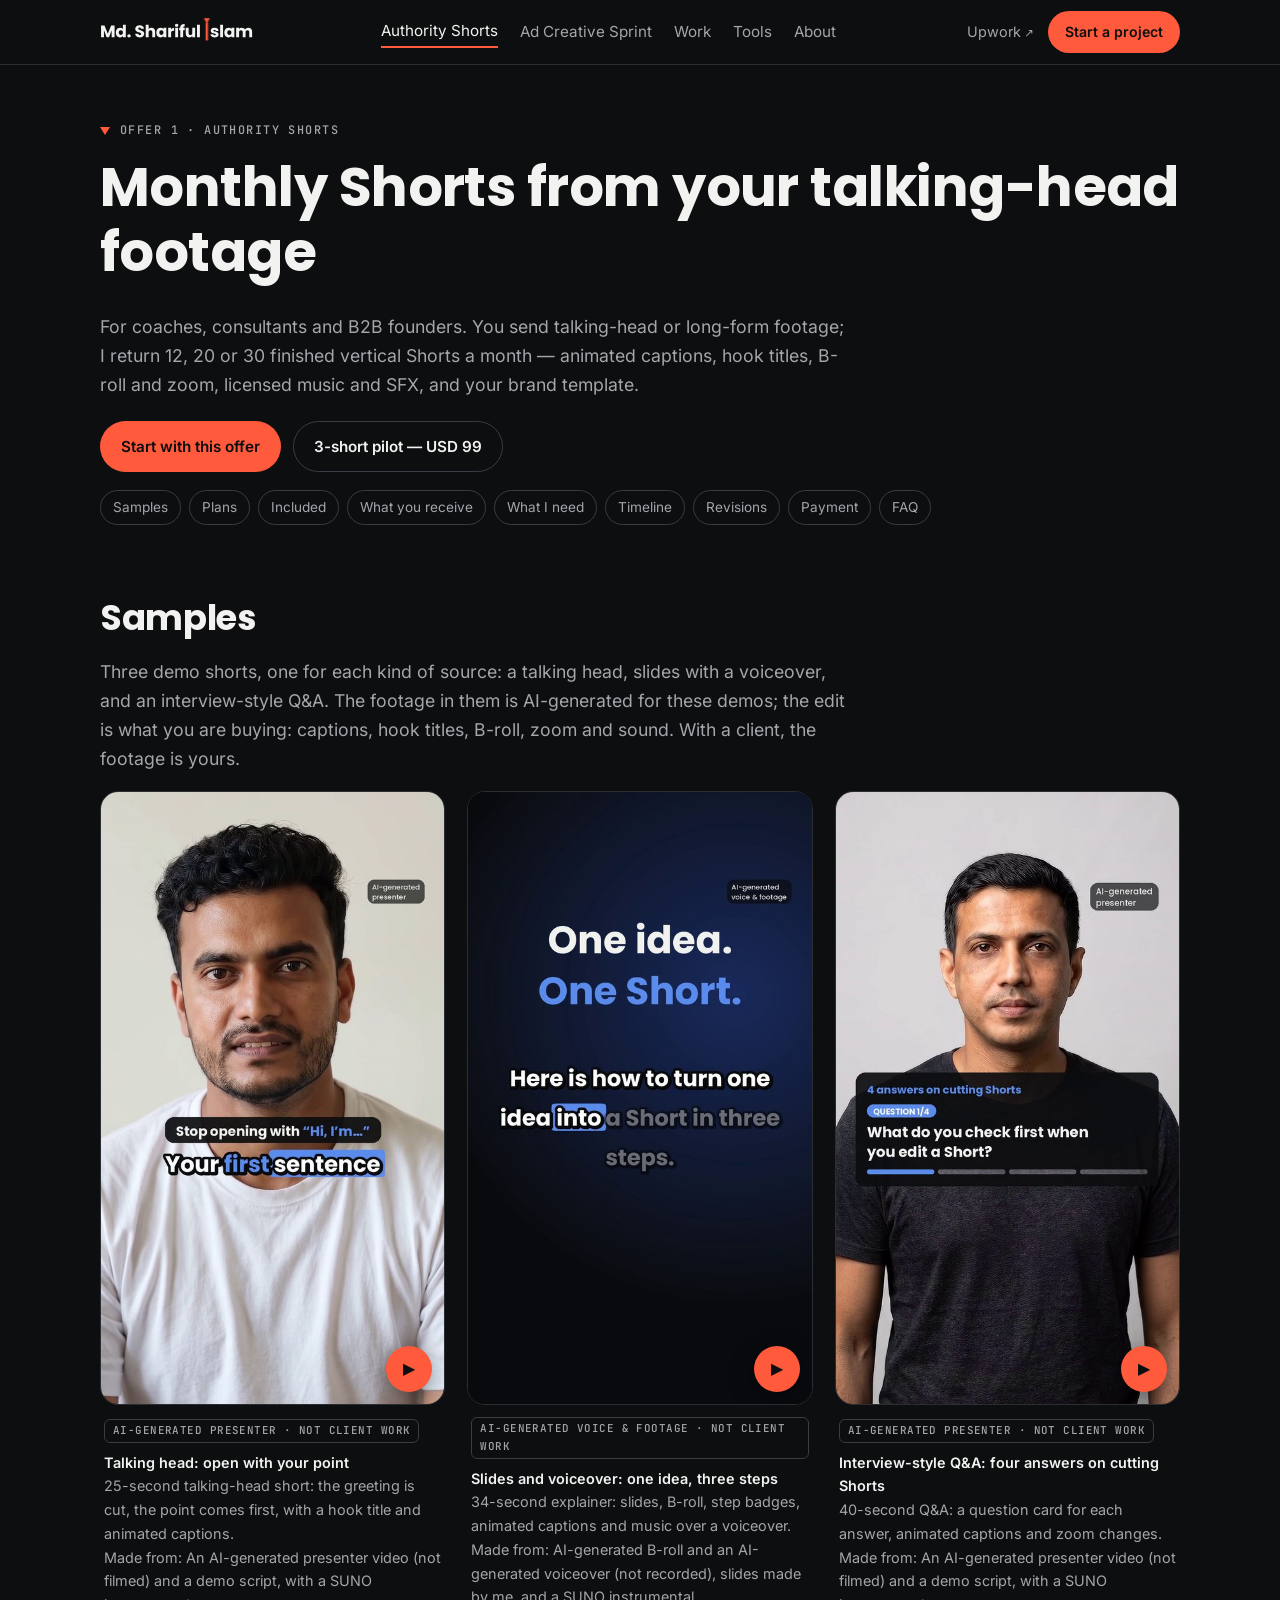
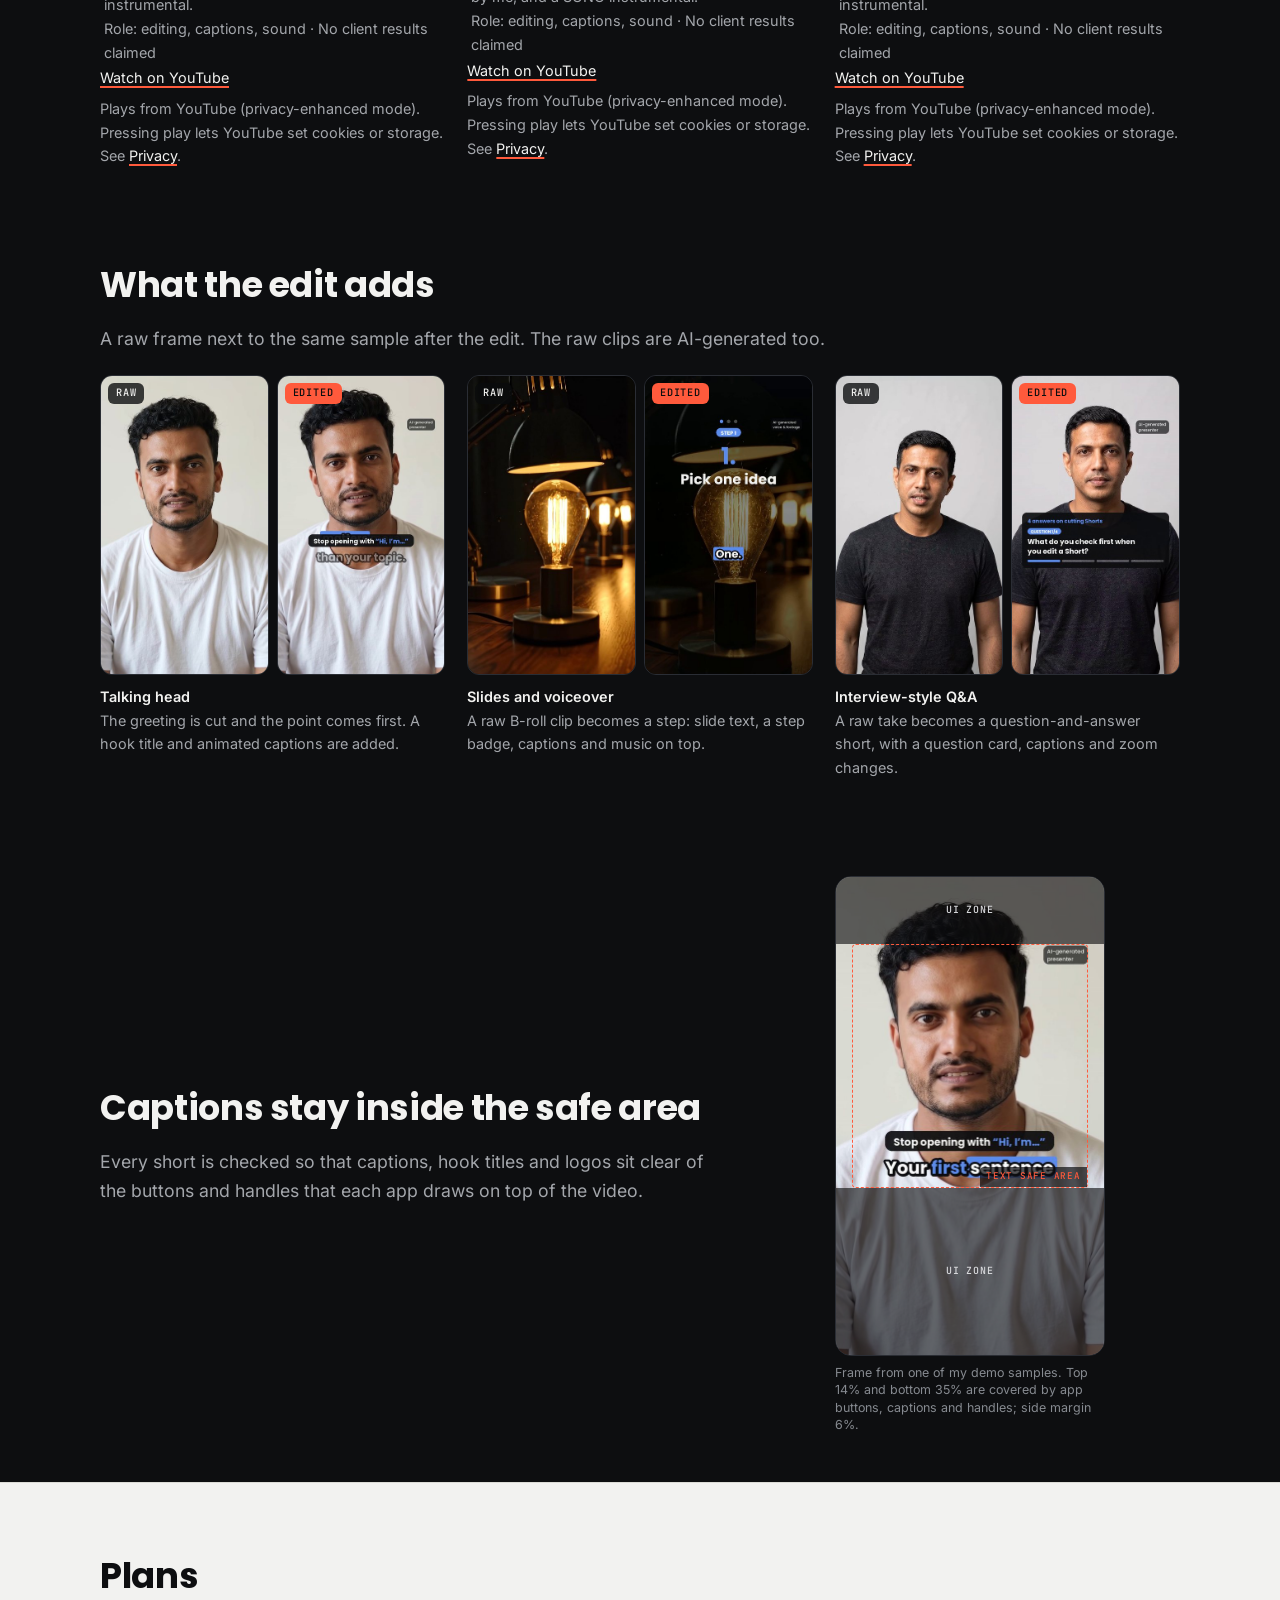
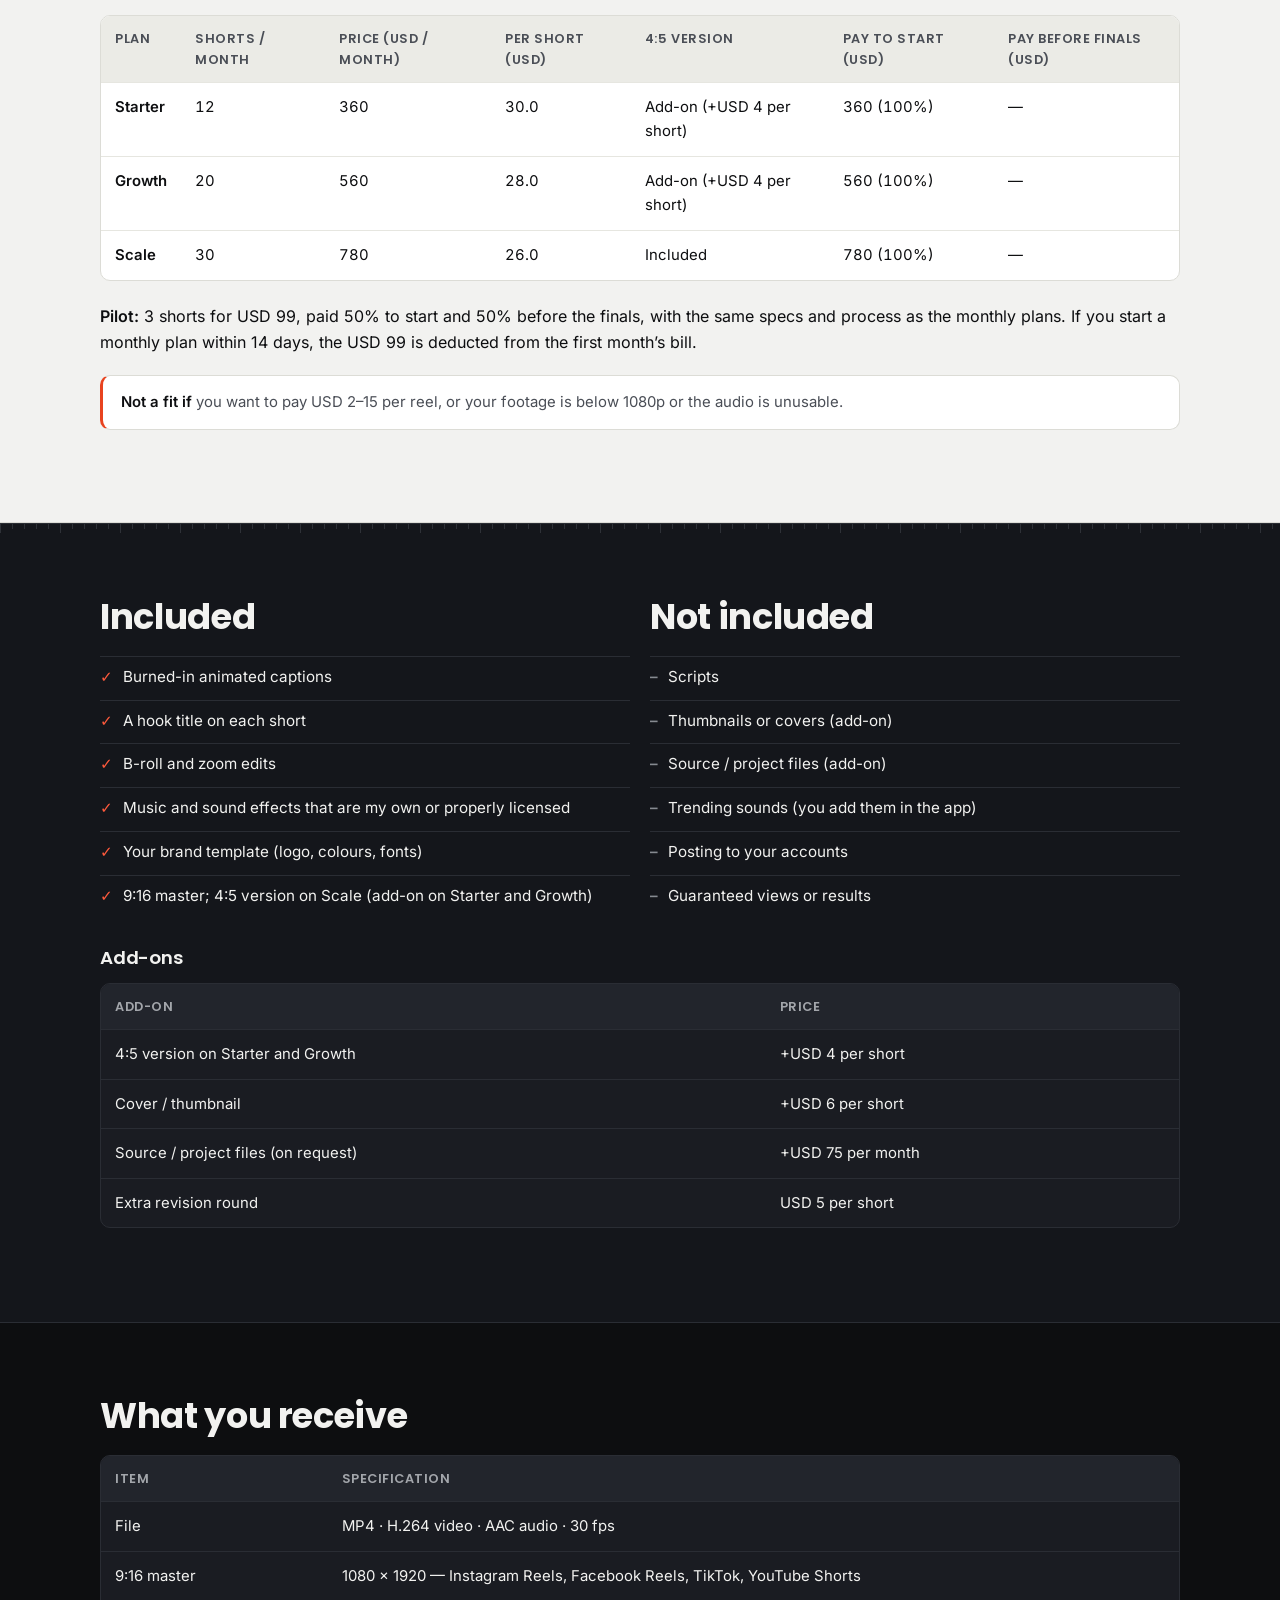
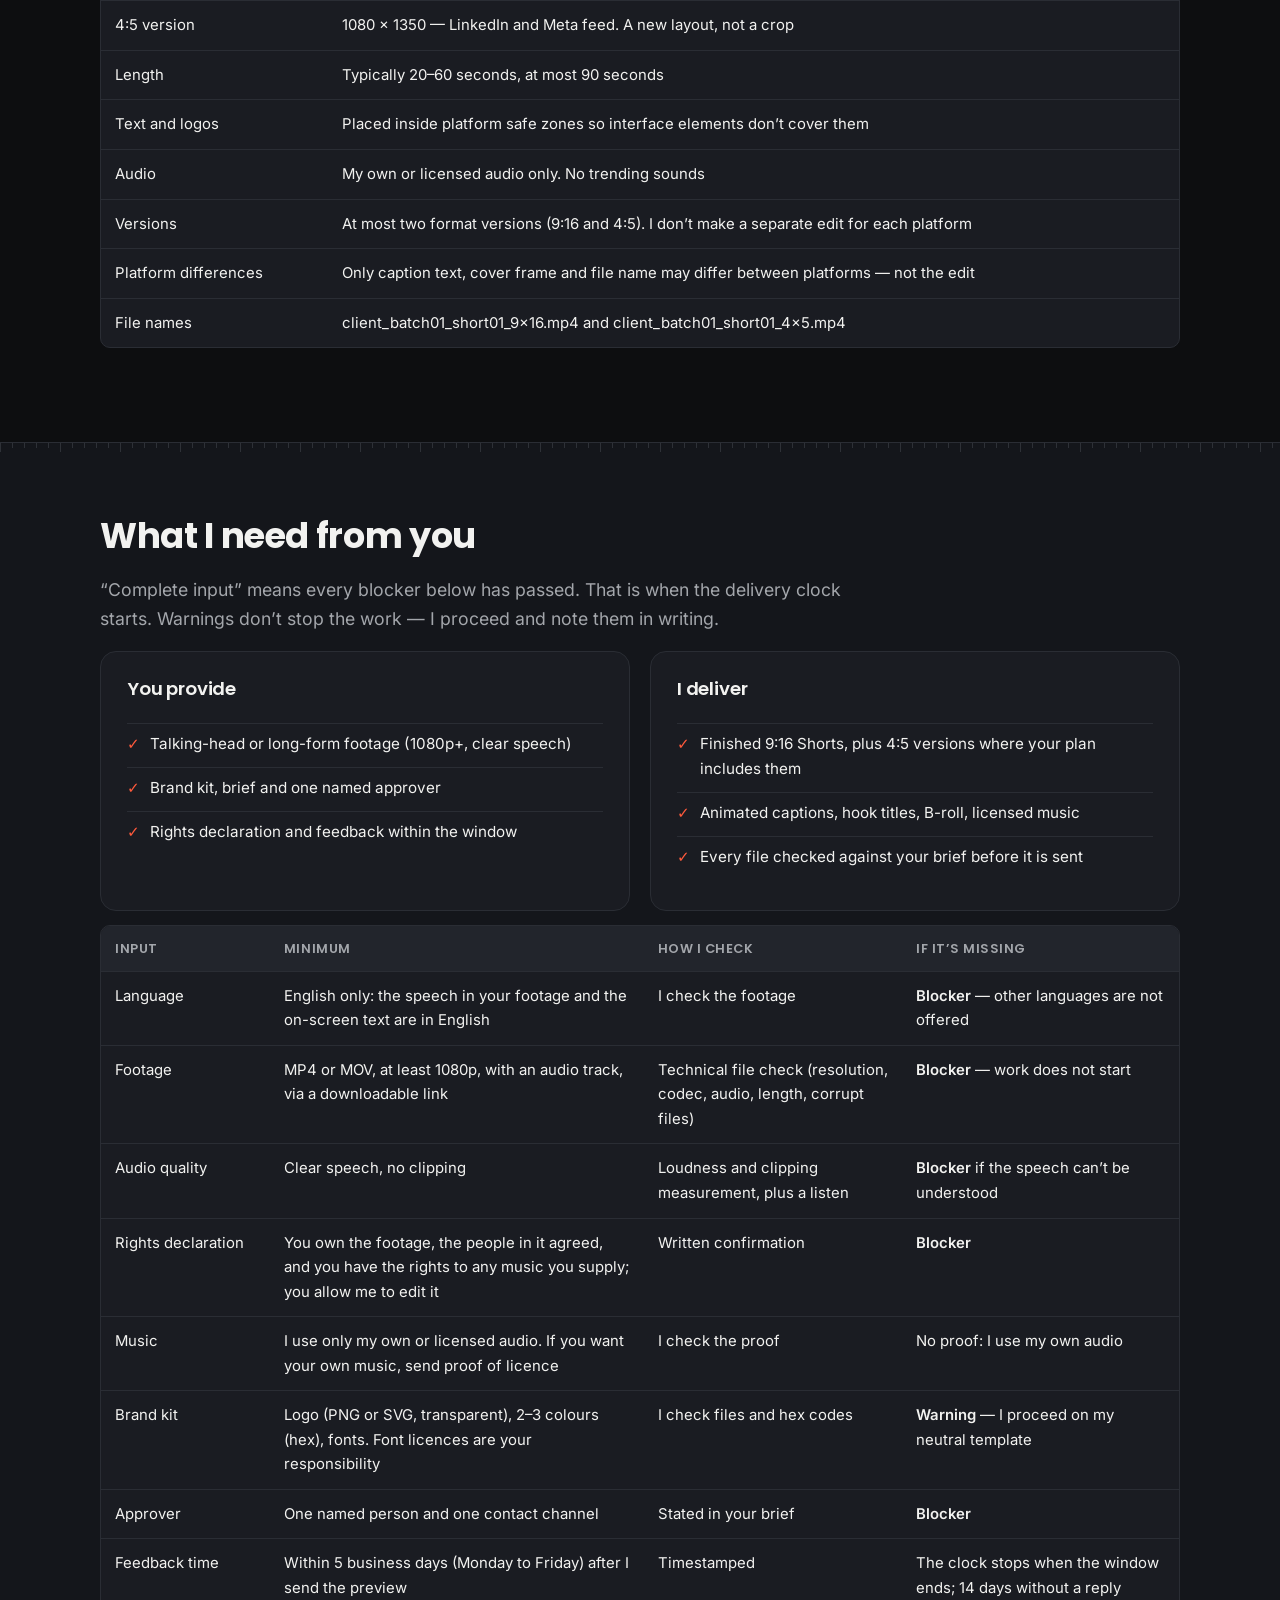
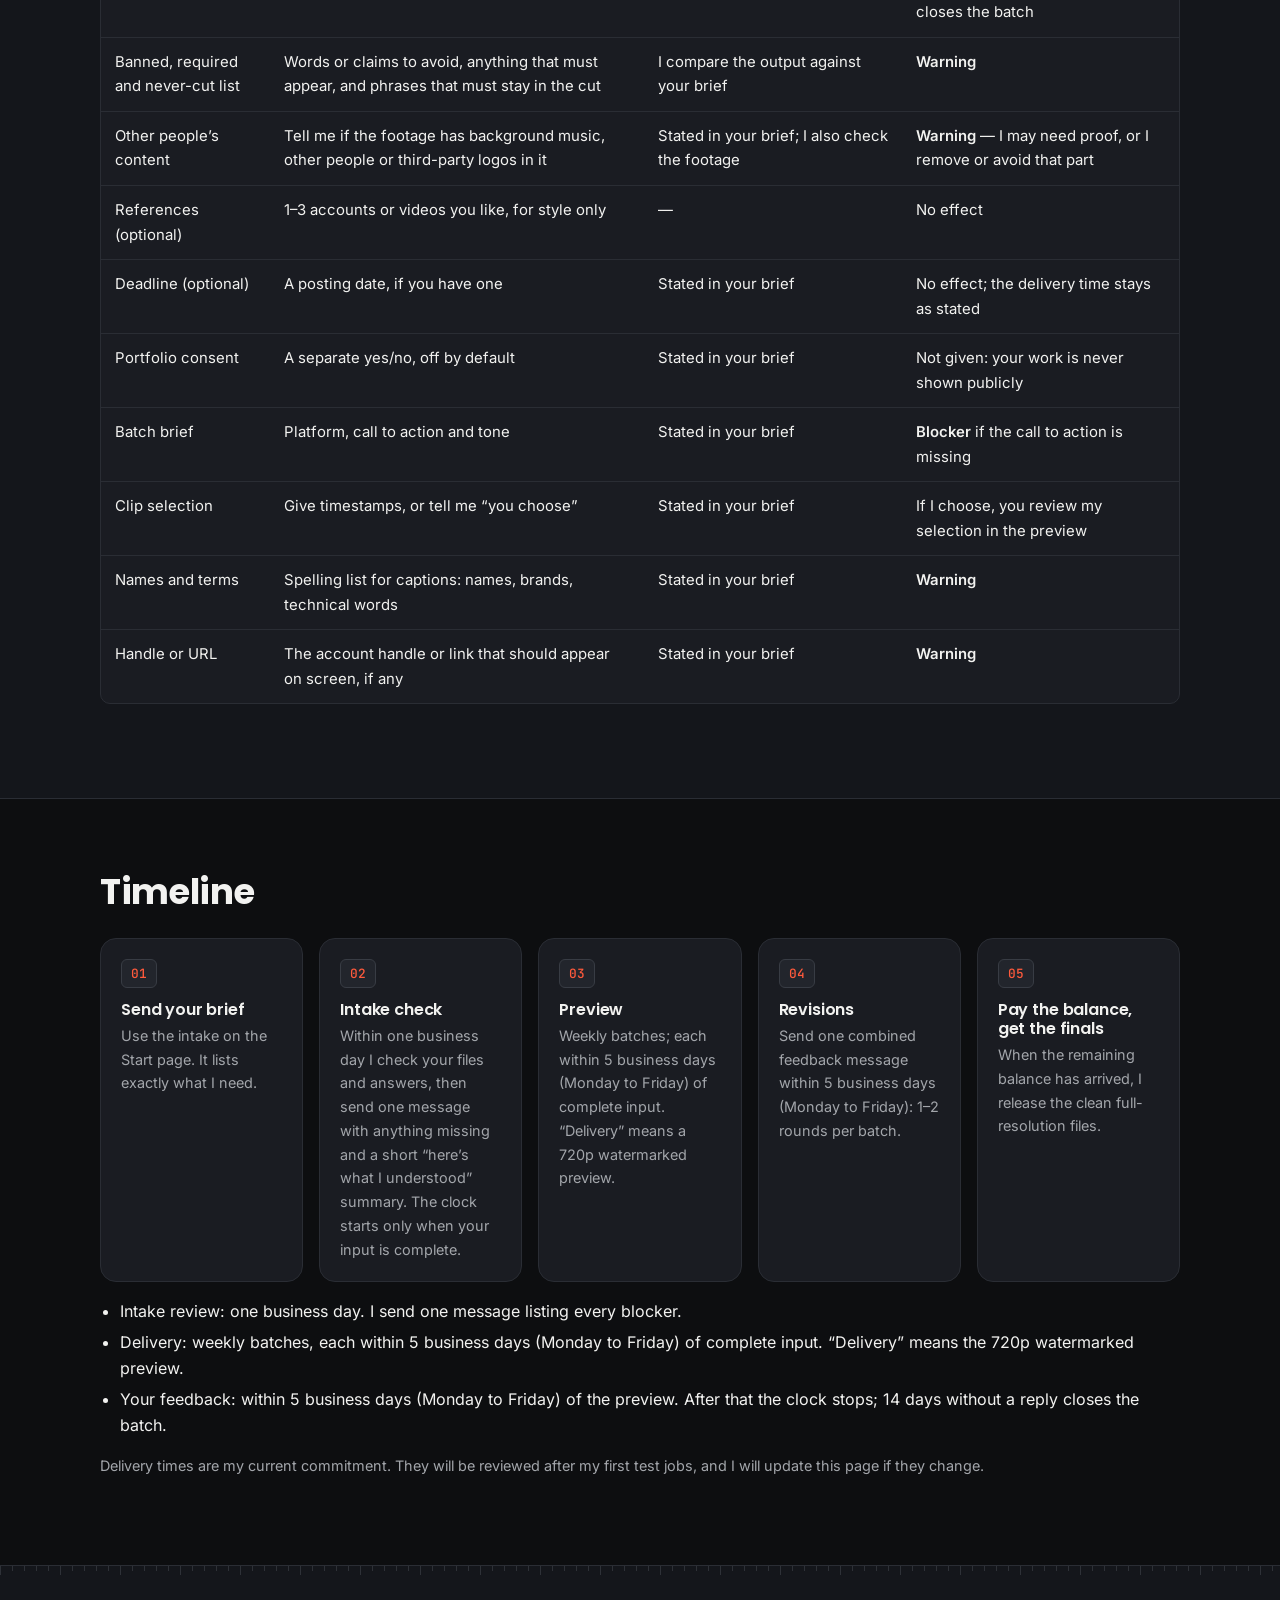
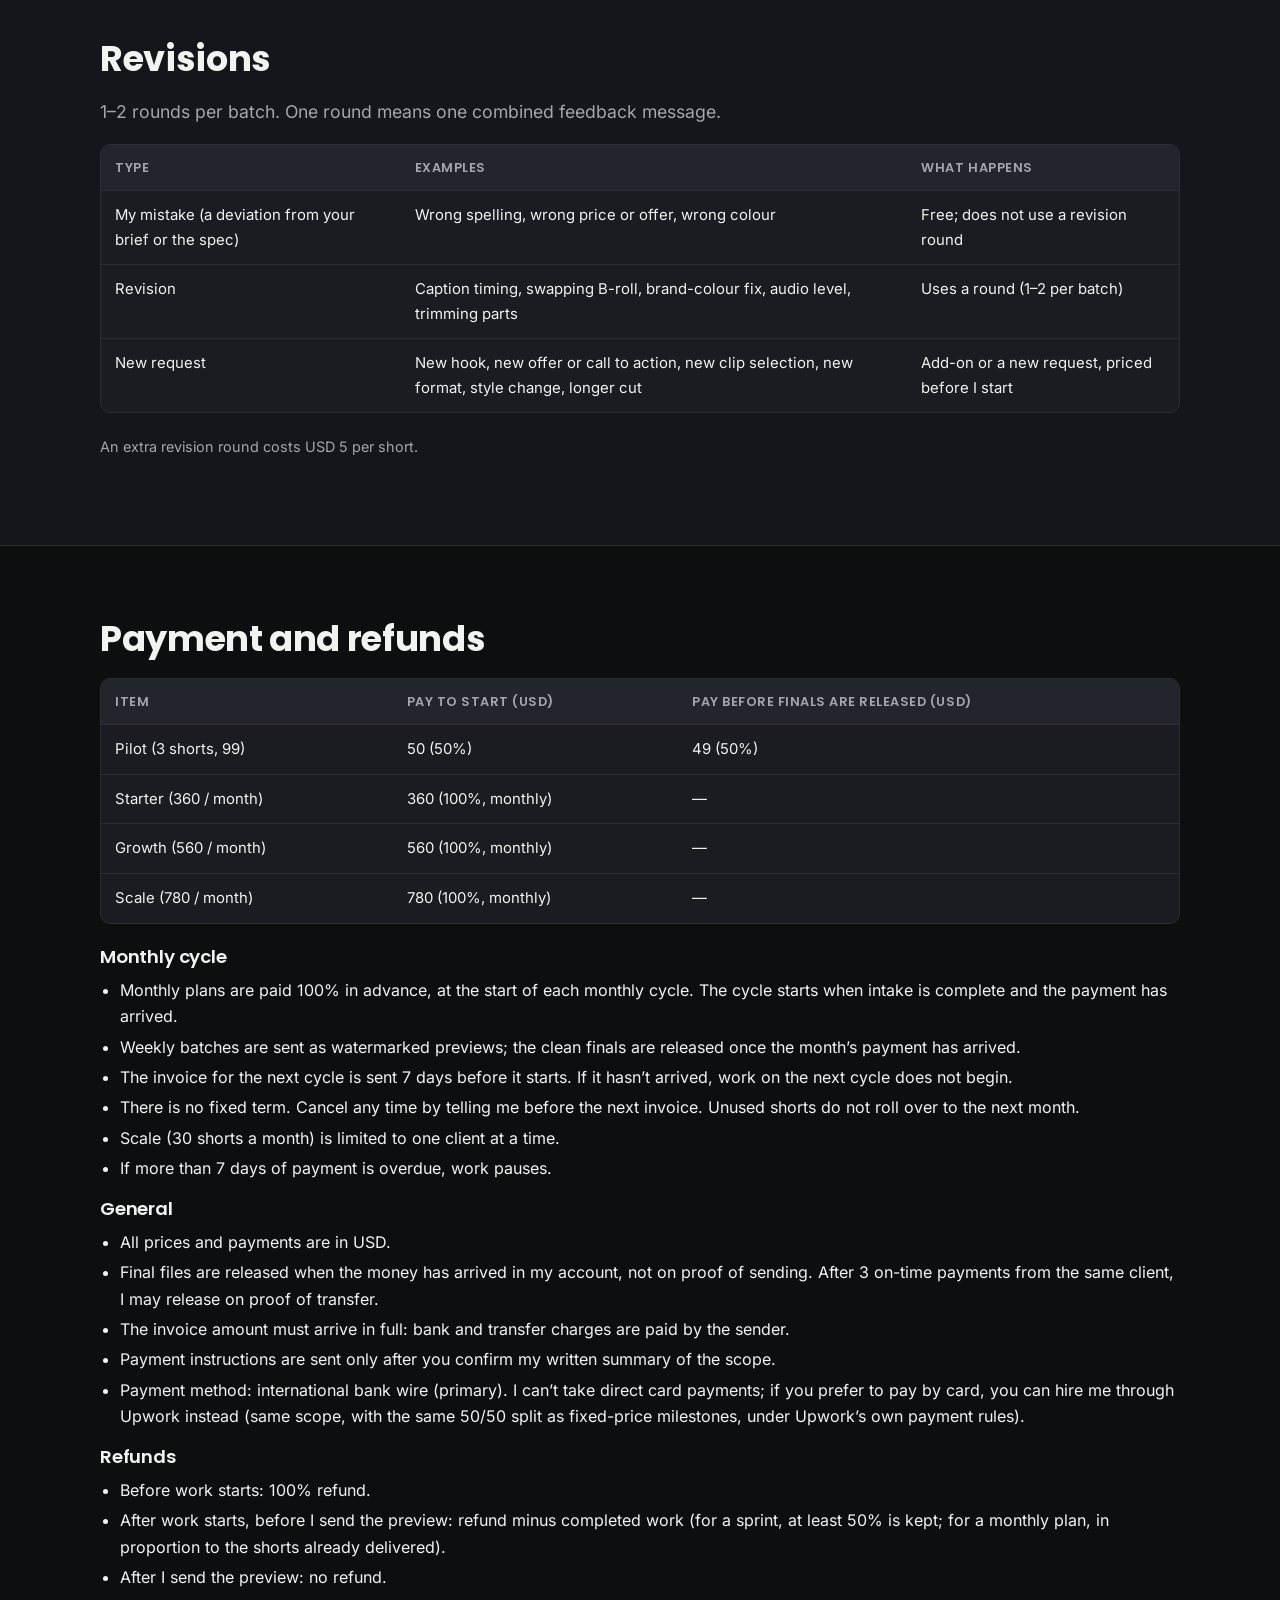
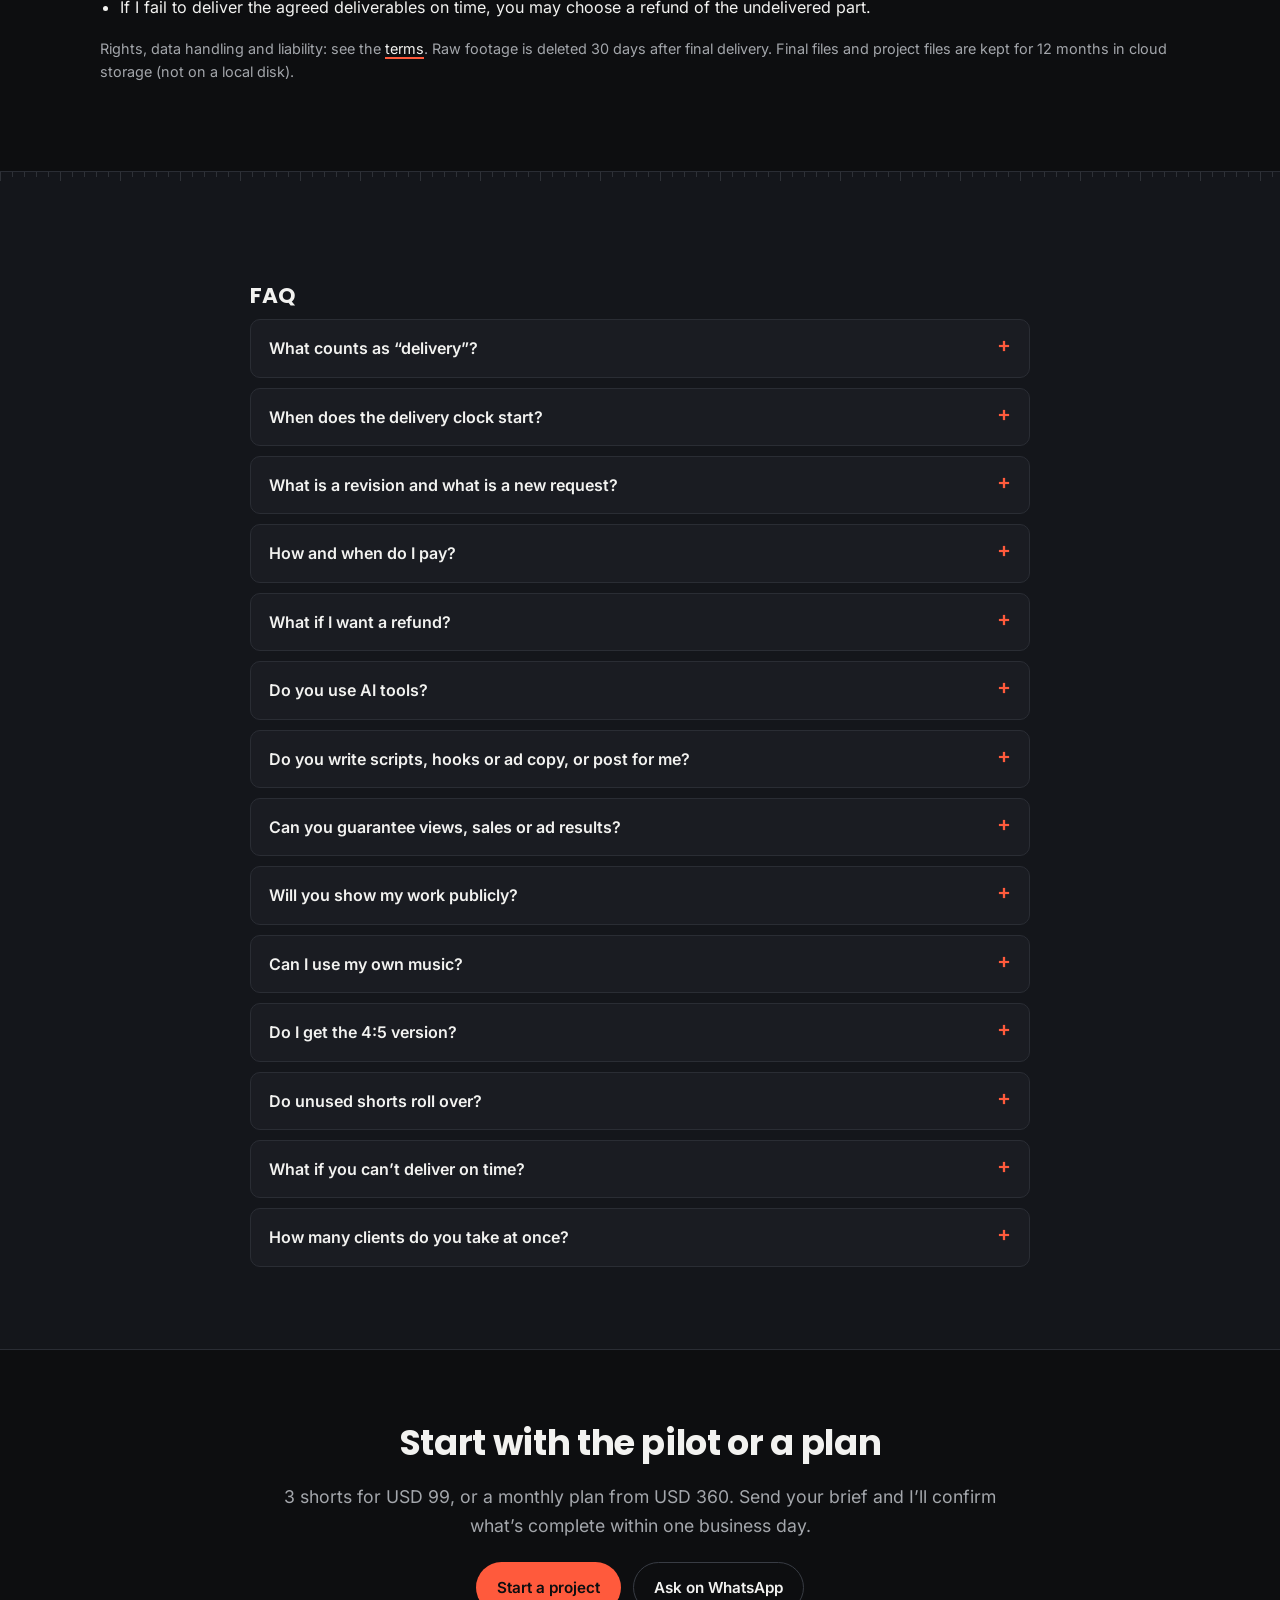
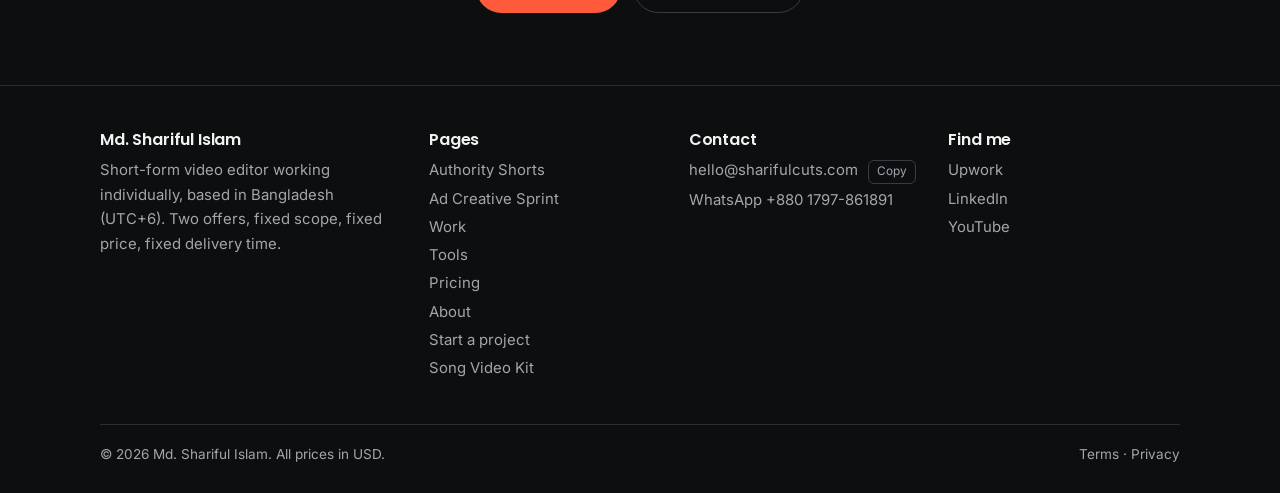
<file: authority-shorts.html>
<!DOCTYPE html>
<html lang="en">
<head>
<meta charset="UTF-8">
<meta name="viewport" content="width=device-width, initial-scale=1">
<title>Monthly Shorts for Coaches &amp; Founders | Authority Shorts</title>
<meta name="description" content="12, 20 or 30 captioned vertical Shorts a month from your talking-head footage. From USD 360/month, fixed scope, 9:16 and 4:5.">
<link rel="canonical" href="https://sharifulcuts.com/authority-shorts">
<meta property="og:type" content="website">
<meta property="og:title" content="Monthly Shorts for Coaches &amp; Founders | Authority Shorts">
<meta property="og:description" content="12, 20 or 30 captioned vertical Shorts a month from your talking-head footage. From USD 360/month, fixed scope, 9:16 and 4:5.">
<meta property="og:image" content="https://sharifulcuts.com/assets/img/og-authority.jpg">
<meta name="twitter:image" content="https://sharifulcuts.com/assets/img/og-authority.jpg">
<meta property="og:url" content="https://sharifulcuts.com/authority-shorts">
<meta property="og:site_name" content="Md. Shariful Islam">
<meta name="twitter:card" content="summary_large_image">
<meta name="theme-color" content="#0d0e10">
<link rel="icon" href="assets/img/favicon.ico?v=19" sizes="any">
<link rel="icon" type="image/png" sizes="32x32" href="assets/img/favicon-32.png?v=19">
<link rel="apple-touch-icon" href="assets/img/apple-touch-icon.png?v=19">
<link rel="manifest" href="assets/site.webmanifest">
<link rel="preload" href="assets/fonts/inter-latin-400-normal.woff2" as="font" type="font/woff2" crossorigin>
<link rel="preload" href="assets/fonts/poppins-latin-700-normal.woff2" as="font" type="font/woff2" crossorigin>
<link rel="stylesheet" href="assets/css/style.css?v=19">
<script type="application/ld+json">{"@context": "https://schema.org", "@type": "FAQPage", "mainEntity": [{"@type": "Question", "name": "What counts as “delivery”?", "acceptedAnswer": {"@type": "Answer", "text": "Delivery means I send you a 720p preview with a watermark. Once the remaining balance has arrived, I release the clean final files. My turnaround promise counts until the preview is sent; your feedback window and revision rounds start from that day."}}, {"@type": "Question", "name": "When does the delivery clock start?", "acceptedAnswer": {"@type": "Answer", "text": "When your input is complete: every blocker on the input list has passed. I review your intake within one business day and send one message listing anything missing. Warnings don’t stop the work — I proceed and note them in writing."}}, {"@type": "Question", "name": "What is a revision and what is a new request?", "acceptedAnswer": {"@type": "Answer", "text": "A revision changes something inside the agreed deliverables and your original brief (caption timing, swapping B-roll, colour fixes, audio level, trimming). Changing the brief itself — a new hook, a new offer, a different format or style — is a new request and is priced as an add-on or a new sprint. One round means one combined feedback message per batch or sprint. Mistakes on my side are fixed free and don’t use a round."}}, {"@type": "Question", "name": "How and when do I pay?", "acceptedAnswer": {"@type": "Answer", "text": "Monthly plans are paid 100% in advance each month. The pilot and single sprints are paid 50% to start and 50% before the final files are released. The 3-sprint pack is paid in full up front. Payment instructions are sent only after you confirm my written summary. Payment is by international bank wire in USD; bank charges are paid by the sender. If you’d rather pay by card, hire me through Upwork (same scope, milestone payments)."}}, {"@type": "Question", "name": "What if I want a refund?", "acceptedAnswer": {"@type": "Answer", "text": "Before work starts: 100% refund.After work starts, before I send the preview: refund minus completed work (for a sprint, at least 50% is kept; for a monthly plan, in proportion to the shorts already delivered).After I send the preview: no refund.If I fail to deliver the agreed deliverables on time, you may choose a refund of the undelivered part."}}, {"@type": "Question", "name": "Do you use AI tools?", "acceptedAnswer": {"@type": "Answer", "text": "Yes. I edit with AI-assisted tools, and every file is checked against your brief and the written spec before it is sent. Your footage and files are never sold or published to third parties."}}, {"@type": "Question", "name": "Do you write scripts, hooks or ad copy, or post for me?", "acceptedAnswer": {"@type": "Answer", "text": "No. I edit what you give me. I don’t write scripts, hooks or ad copy, I don’t post to your accounts, and (for ads) I don’t run or test campaigns."}}, {"@type": "Question", "name": "Can you guarantee views, sales or ad results?", "acceptedAnswer": {"@type": "Answer", "text": "No. I guarantee the deliverables, the specification and the delivery time. Results depend on your content, offer and audience, and platform decisions (ad rejections, account actions) are outside my control."}}, {"@type": "Question", "name": "Will you show my work publicly?", "acceptedAnswer": {"@type": "Answer", "text": "Only if you give separate, written consent. It is off by default."}}, {"@type": "Question", "name": "Can I use my own music?", "acceptedAnswer": {"@type": "Answer", "text": "Yes, if you can show a licence for commercial use. Without proof, I use my own or licensed audio. Trending sounds are not included — add them in the app when you post."}}, {"@type": "Question", "name": "Do I get the 4:5 version?", "acceptedAnswer": {"@type": "Answer", "text": "On Scale, yes, by default. On Starter and Growth it is an add-on (USD 4 per short). 4:5 is a proper re-layout for LinkedIn and the Meta feed — not a crop of the vertical."}}, {"@type": "Question", "name": "Do unused shorts roll over?", "acceptedAnswer": {"@type": "Answer", "text": "No. Unused shorts do not carry into the next month. Send your footage early in the cycle so your shorts are used."}}, {"@type": "Question", "name": "What if you can’t deliver on time?", "acceptedAnswer": {"@type": "Answer", "text": "I work individually. If something prevents me from delivering on time, I’ll tell you before the due date, and the refund rule for late delivery applies: you may choose a refund of the undelivered part. If I ever bring in another editor, I’ll tell you first."}}, {"@type": "Question", "name": "How many clients do you take at once?", "acceptedAnswer": {"@type": "Answer", "text": "I work individually and keep capacity limited: at most 2 active monthly plans and 1 sprint at a time, and only 1 Scale plan. If I’m full, I’ll tell you before you pay."}}]}</script><script type="application/ld+json">{"@context": "https://schema.org", "@graph": [{"@type": "VideoObject", "name": "Talking head: open with your point", "description": "25-second talking-head short: the greeting is cut, the point comes first, with a hook title and animated captions. An AI-generated presenter video (not filmed) and a demo script, with a SUNO instrumental.", "thumbnailUrl": "https://sharifulcuts.com/assets/img/s/as01.jpg", "uploadDate": "2026-11-13", "duration": "PT25S", "embedUrl": "https://www.youtube.com/embed/RQv-xWRoVmg"}, {"@type": "VideoObject", "name": "Slides and voiceover: one idea, three steps", "description": "34-second explainer: slides, B-roll, step badges, animated captions and music over a voiceover. AI-generated B-roll and an AI-generated voiceover (not recorded), slides made by me, and a SUNO instrumental.", "thumbnailUrl": "https://sharifulcuts.com/assets/img/s/as02.jpg", "uploadDate": "2026-11-13", "duration": "PT34S", "embedUrl": "https://www.youtube.com/embed/SVG99xwat-g"}, {"@type": "VideoObject", "name": "Interview-style Q&A: four answers on cutting Shorts", "description": "40-second Q&A: a question card for each answer, animated captions and zoom changes. An AI-generated presenter video (not filmed) and a demo script, with a SUNO instrumental.", "thumbnailUrl": "https://sharifulcuts.com/assets/img/s/as03.jpg", "uploadDate": "2026-11-13", "duration": "PT40S", "embedUrl": "https://www.youtube.com/embed/6q0-DQ44sas"}]}</script>
</head>
<body class="offer-a">
<a class="skip" href="#main">Skip to content</a>
<header class="site-header">
<div class="container nav">
<a class="brand" href="index.html" aria-label="Md. Shariful Islam — home"><svg xmlns="http://www.w3.org/2000/svg" viewBox="0 0 288.7 64" role="img" aria-label="Md. Shariful Islam" class="wordmark" height="34"><path fill="currentColor" d="M27.42 19.54V42H21.95V28.53L16.93 42H12.51L7.46 28.5V42H1.98V19.54H8.45L14.75 35.09L20.99 19.54Z M37.64 23.89Q39.4 23.89 40.86 24.62Q42.32 25.36 43.15 26.61V18.32H48.62V42H43.15V39.44Q42.38 40.72 40.96 41.49Q39.53 42.26 37.64 42.26Q35.44 42.26 33.64 41.12Q31.85 39.98 30.81 37.89Q29.77 35.79 29.77 33.04Q29.77 30.29 30.81 28.21Q31.85 26.13 33.64 25.01Q35.44 23.89 37.64 23.89ZM39.24 28.66Q37.61 28.66 36.48 29.82Q35.34 30.99 35.34 33.04Q35.34 35.09 36.48 36.29Q37.61 37.49 39.24 37.49Q40.88 37.49 42.01 36.3Q43.15 35.12 43.15 33.07Q43.15 31.02 42.01 29.84Q40.88 28.66 39.24 28.66Z M51.38 39.31Q51.38 38.03 52.3 37.17Q53.21 36.3 54.65 36.3Q56.06 36.3 56.97 37.17Q57.88 38.03 57.88 39.31Q57.88 40.56 56.97 41.41Q56.06 42.26 54.65 42.26Q53.21 42.26 52.3 41.41Q51.38 40.56 51.38 39.31Z  M66.26 35.28H72.08Q72.21 36.53 72.94 37.18Q73.68 37.84 74.86 37.84Q76.08 37.84 76.78 37.28Q77.49 36.72 77.49 35.73Q77.49 34.9 76.93 34.35Q76.37 33.81 75.55 33.46Q74.74 33.1 73.23 32.66Q71.06 31.98 69.68 31.31Q68.3 30.64 67.31 29.33Q66.32 28.02 66.32 25.9Q66.32 22.77 68.59 20.99Q70.86 19.22 74.51 19.22Q78.22 19.22 80.5 20.99Q82.77 22.77 82.93 25.94H77.01Q76.94 24.85 76.21 24.22Q75.47 23.6 74.32 23.6Q73.33 23.6 72.72 24.13Q72.11 24.66 72.11 25.65Q72.11 26.74 73.14 27.34Q74.16 27.95 76.34 28.66Q78.51 29.39 79.87 30.06Q81.23 30.74 82.22 32.02Q83.22 33.3 83.22 35.31Q83.22 37.23 82.24 38.8Q81.26 40.37 79.41 41.3Q77.55 42.22 75.02 42.22Q72.56 42.22 70.61 41.42Q68.66 40.62 67.49 39.06Q66.32 37.49 66.26 35.28Z M103.84 31.57V42H98.4V32.3Q98.4 30.51 97.47 29.52Q96.54 28.53 94.97 28.53Q93.4 28.53 92.48 29.52Q91.55 30.51 91.55 32.3V42H86.08V18.32H91.55V26.54Q92.38 25.36 93.82 24.66Q95.26 23.95 97.05 23.95Q100.12 23.95 101.98 25.98Q103.84 28.02 103.84 31.57Z M113.93 23.89Q115.82 23.89 117.24 24.66Q118.66 25.42 119.43 26.67V24.14H124.9V42H119.43V39.47Q118.63 40.72 117.21 41.49Q115.78 42.26 113.9 42.26Q111.72 42.26 109.93 41.12Q108.14 39.98 107.1 37.89Q106.06 35.79 106.06 33.04Q106.06 30.29 107.1 28.21Q108.14 26.13 109.93 25.01Q111.72 23.89 113.93 23.89ZM115.53 28.66Q113.9 28.66 112.76 29.82Q111.62 30.99 111.62 33.04Q111.62 35.09 112.76 36.29Q113.9 37.49 115.53 37.49Q117.16 37.49 118.3 36.3Q119.43 35.12 119.43 33.07Q119.43 31.02 118.3 29.84Q117.16 28.66 115.53 28.66Z M139.44 23.95V29.74H137.94Q135.89 29.74 134.87 30.62Q133.84 31.5 133.84 33.71V42H128.37V24.14H133.84V27.12Q134.8 25.65 136.24 24.8Q137.68 23.95 139.44 23.95Z M141.06 19.34Q141.06 18.06 141.97 17.22Q142.88 16.37 144.32 16.37Q145.73 16.37 146.64 17.22Q147.55 18.06 147.55 19.34Q147.55 20.59 146.64 21.44Q145.73 22.29 144.32 22.29Q142.88 22.29 141.97 21.44Q141.06 20.59 141.06 19.34ZM147.04 24.14V42H141.57V24.14Z M159.47 28.69H156.52V42H151.05V28.69H149.07V24.14H151.05V23.63Q151.05 20.34 152.94 18.62Q154.83 16.91 158.48 16.91Q159.08 16.91 159.37 16.94V21.58Q157.8 21.49 157.16 22.03Q156.52 22.58 156.52 23.98V24.14H159.47Z M179.16 24.14V42H173.69V39.57Q172.86 40.75 171.43 41.47Q170.01 42.19 168.28 42.19Q166.23 42.19 164.66 41.28Q163.1 40.37 162.23 38.64Q161.37 36.91 161.37 34.58V24.14H166.81V33.84Q166.81 35.63 167.74 36.62Q168.66 37.62 170.23 37.62Q171.83 37.62 172.76 36.62Q173.69 35.63 173.69 33.84V24.14Z M188.07 18.32V42H182.6V18.32Z  M207.86 36.14H213.27Q213.36 37.07 214.13 37.65Q214.9 38.22 216.02 38.22Q217.04 38.22 217.6 37.82Q218.16 37.42 218.16 36.78Q218.16 36.02 217.36 35.65Q216.56 35.28 214.77 34.83Q212.85 34.38 211.57 33.89Q210.29 33.39 209.36 32.32Q208.44 31.25 208.44 29.42Q208.44 27.89 209.28 26.62Q210.13 25.36 211.78 24.62Q213.43 23.89 215.7 23.89Q219.06 23.89 221 25.55Q222.93 27.22 223.22 29.97H218.16Q218.04 29.04 217.35 28.5Q216.66 27.95 215.54 27.95Q214.58 27.95 214.07 28.32Q213.56 28.69 213.56 29.33Q213.56 30.1 214.37 30.48Q215.19 30.86 216.92 31.25Q218.9 31.76 220.15 32.26Q221.4 32.75 222.34 33.86Q223.28 34.96 223.32 36.82Q223.32 38.38 222.44 39.62Q221.56 40.85 219.91 41.55Q218.26 42.26 216.08 42.26Q213.75 42.26 211.92 41.46Q210.1 40.66 209.04 39.26Q207.99 37.87 207.86 36.14Z M231.65 18.32V42H226.18V18.32Z M241.9 23.89Q243.79 23.89 245.21 24.66Q246.64 25.42 247.4 26.67V24.14H252.88V42H247.4V39.47Q246.6 40.72 245.18 41.49Q243.76 42.26 241.87 42.26Q239.69 42.26 237.9 41.12Q236.11 39.98 235.07 37.89Q234.03 35.79 234.03 33.04Q234.03 30.29 235.07 28.21Q236.11 26.13 237.9 25.01Q239.69 23.89 241.9 23.89ZM243.5 28.66Q241.87 28.66 240.73 29.82Q239.6 30.99 239.6 33.04Q239.6 35.09 240.73 36.29Q241.87 37.49 243.5 37.49Q245.13 37.49 246.27 36.3Q247.4 35.12 247.4 33.07Q247.4 31.02 246.27 29.84Q245.13 28.66 243.5 28.66Z M286.39 31.57V42H280.95V32.3Q280.95 30.58 280.04 29.63Q279.13 28.69 277.53 28.69Q275.93 28.69 275.02 29.63Q274.1 30.58 274.1 32.3V42H268.66V32.3Q268.66 30.58 267.75 29.63Q266.84 28.69 265.24 28.69Q263.64 28.69 262.73 29.63Q261.82 30.58 261.82 32.3V42H256.34V24.14H261.82V26.38Q262.65 25.26 263.99 24.61Q265.34 23.95 267.03 23.95Q269.05 23.95 270.63 24.82Q272.22 25.68 273.11 27.28Q274.04 25.81 275.64 24.88Q277.24 23.95 279.13 23.95Q282.46 23.95 284.42 25.97Q286.39 27.98 286.39 31.57Z"/><g class="playhead"><rect x="198.84" y="14" width="4.5" height="34" rx="1" fill="var(--accent)"/><polygon points="195.34,6 206.84,6 201.09,16" fill="var(--accent)"/></g></svg></a>
<nav class="nav-links" aria-label="Main"><a href="authority-shorts.html" aria-current="page">Authority Shorts</a><a href="ad-creative-sprint.html">Ad Creative Sprint</a><a href="work.html">Work</a><a href="tools.html">Tools</a><a href="about.html">About</a></nav>
<div class="nav-cta"><a class="nav-ext" href="https://www.upwork.com/freelancers/~01e389eef945cdf1aa?mp_source=share" rel="noopener">Upwork</a><a class="btn btn-primary btn-sm" href="https://tally.so/r/OQlyGY?utm_source=sharifulcuts&utm_medium=site&utm_campaign=launch&utm_content=nav" target="_blank" rel="noopener" title="Opens the intake form in a new tab">Start a project</a></div>
<button class="menu-btn" id="menu-btn" aria-expanded="false" aria-controls="mobile-menu">Menu</button>
</div>
<div class="mobile-menu" id="mobile-menu"><a href="authority-shorts.html">Authority Shorts</a><a href="ad-creative-sprint.html">Ad Creative Sprint</a><a href="work.html">Work</a><a href="tools.html">Tools</a><a href="about.html">About</a><a href="index.html#pricing">Pricing</a><a href="https://www.upwork.com/freelancers/~01e389eef945cdf1aa?mp_source=share" rel="noopener">Upwork profile</a><a class="btn btn-primary" href="https://tally.so/r/OQlyGY?utm_source=sharifulcuts&utm_medium=site&utm_campaign=launch&utm_content=mobile-menu" target="_blank" rel="noopener" title="Opens the intake form in a new tab">Start a project</a></div>
</header>
<main id="main">
<section class="page-head"><div class="container">
<div class="eyebrow">Offer 1 · Authority Shorts</div>
<h1>Monthly Shorts from your talking-head footage</h1>
<p class="lead">For coaches, consultants and B2B founders. You send talking-head or long-form footage; I return 12, 20 or 30 finished vertical Shorts a month — animated captions, hook titles, B-roll and zoom, licensed music and SFX, and your brand template.</p>
<div class="btn-row"><a class="btn btn-primary" href="https://tally.so/r/OQlyGY?utm_source=sharifulcuts&utm_medium=site&utm_campaign=launch&utm_content=authority-offer" target="_blank" rel="noopener" title="Opens the intake form in a new tab">Start with this offer</a><a class="btn btn-ghost" href="https://tally.so/r/OQlyGY?utm_source=sharifulcuts&utm_medium=site&utm_campaign=launch&utm_content=authority-pilot" target="_blank" rel="noopener" title="Opens the intake form in a new tab">3-short pilot — USD 99</a></div>
<div class="toc"><a href="#samples">Samples</a><a href="#plans">Plans</a><a href="#included">Included</a><a href="#spec">What you receive</a><a href="#inputs">What I need</a><a href="#timeline">Timeline</a><a href="#revisions">Revisions</a><a href="#payment">Payment</a><a href="#faq">FAQ</a></div>
</div></section>

<section class="section--tight anchor" id="samples"><div class="container">
<h2>Samples</h2>
<p class="lead">Three demo shorts, one for each kind of source: a talking head, slides with a voiceover, and an interview-style Q&amp;A. The footage in them is AI-generated for these demos; the edit is what you are buying: captions, hook titles, B-roll, zoom and sound. With a client, the footage is yours.</p><div class="samples samples--3"><figure class="sample-card" style="margin:0"><div class="sample" data-yt="RQv-xWRoVmg" data-title="Talking head: open with your point"><div class="poster"><img class="poster-img" src="assets/img/s/as01.jpg" alt="" width="540" height="960" loading="lazy" decoding="async"><button class="play" type="button" aria-label="Play sample 1: Talking head: open with your point">▶</button><span class="poster-title">Talking head: open with your point</span></div></div><div class="sample-cap"><span class="badge">AI-generated presenter · Not client work</span><strong>Talking head: open with your point</strong><span>25-second talking-head short: the greeting is cut, the point comes first, with a hook title and animated captions.</span><br><span class="small">Made from: An AI-generated presenter video (not filmed) and a demo script, with a SUNO instrumental.<br>Role: editing, captions, sound · No client results claimed</span></div><a class="small" href="https://www.youtube.com/watch?v=RQv-xWRoVmg" rel="noopener">Watch on YouTube</a><span class="small muted" style="display:block;margin-top:6px">Plays from YouTube (privacy-enhanced mode). Pressing play lets YouTube set cookies or storage. See <a href="privacy.html">Privacy</a>.</span></figure><figure class="sample-card" style="margin:0"><div class="sample" data-yt="SVG99xwat-g" data-title="Slides and voiceover: one idea, three steps"><div class="poster"><img class="poster-img" src="assets/img/s/as02.jpg" alt="" width="540" height="960" loading="lazy" decoding="async"><button class="play" type="button" aria-label="Play sample 2: Slides and voiceover: one idea, three steps">▶</button><span class="poster-title">Slides and voiceover: one idea, three steps</span></div></div><div class="sample-cap"><span class="badge">AI-generated voice &amp; footage · Not client work</span><strong>Slides and voiceover: one idea, three steps</strong><span>34-second explainer: slides, B-roll, step badges, animated captions and music over a voiceover.</span><br><span class="small">Made from: AI-generated B-roll and an AI-generated voiceover (not recorded), slides made by me, and a SUNO instrumental.<br>Role: editing, captions, sound · No client results claimed</span></div><a class="small" href="https://www.youtube.com/watch?v=SVG99xwat-g" rel="noopener">Watch on YouTube</a><span class="small muted" style="display:block;margin-top:6px">Plays from YouTube (privacy-enhanced mode). Pressing play lets YouTube set cookies or storage. See <a href="privacy.html">Privacy</a>.</span></figure><figure class="sample-card" style="margin:0"><div class="sample" data-yt="6q0-DQ44sas" data-title="Interview-style Q&amp;A: four answers on cutting Shorts"><div class="poster"><img class="poster-img" src="assets/img/s/as03.jpg" alt="" width="540" height="960" loading="lazy" decoding="async"><button class="play" type="button" aria-label="Play sample 3: Interview-style Q&amp;A: four answers on cutting Shorts">▶</button><span class="poster-title">Interview-style Q&amp;A: four answers on cutting Shorts</span></div></div><div class="sample-cap"><span class="badge">AI-generated presenter · Not client work</span><strong>Interview-style Q&amp;A: four answers on cutting Shorts</strong><span>40-second Q&amp;A: a question card for each answer, animated captions and zoom changes.</span><br><span class="small">Made from: An AI-generated presenter video (not filmed) and a demo script, with a SUNO instrumental.<br>Role: editing, captions, sound · No client results claimed</span></div><a class="small" href="https://www.youtube.com/watch?v=6q0-DQ44sas" rel="noopener">Watch on YouTube</a><span class="small muted" style="display:block;margin-top:6px">Plays from YouTube (privacy-enhanced mode). Pressing play lets YouTube set cookies or storage. See <a href="privacy.html">Privacy</a>.</span></figure></div>
</div></section>

<section class="section--tight"><div class="container">
<h2>What the edit adds</h2>
<p class="lead">A raw frame next to the same sample after the edit. The raw clips are AI-generated too.</p>
<div class="ba-grid"><figure class="ba"><div class="ba-pair"><div><img src="assets/img/s/ba-as01-raw.jpg" alt="A raw frame of the talking-head clip" width="405" height="720" loading="lazy"><span>Raw</span></div><div><img src="assets/img/s/ba-as01-final.jpg" alt="The same sample after the edit, with a hook title and captions" width="405" height="720" loading="lazy"><span>Edited</span></div></div><figcaption><strong>Talking head</strong>The greeting is cut and the point comes first. A hook title and animated captions are added.</figcaption></figure><figure class="ba"><div class="ba-pair"><div><img src="assets/img/s/ba-as02-raw.jpg" alt="A raw B-roll frame of a lamp" width="405" height="720" loading="lazy"><span>Raw</span></div><div><img src="assets/img/s/ba-as02-final.jpg" alt="The same shot with slide text, a step badge and captions" width="405" height="720" loading="lazy"><span>Edited</span></div></div><figcaption><strong>Slides and voiceover</strong>A raw B-roll clip becomes a step: slide text, a step badge, captions and music on top.</figcaption></figure><figure class="ba"><div class="ba-pair"><div><img src="assets/img/s/ba-as03-raw.jpg" alt="A raw frame of the Q&amp;A clip" width="405" height="720" loading="lazy"><span>Raw</span></div><div><img src="assets/img/s/ba-as03-final.jpg" alt="The same sample after the edit, with a question card" width="405" height="720" loading="lazy"><span>Edited</span></div></div><figcaption><strong>Interview-style Q&amp;A</strong>A raw take becomes a question-and-answer short, with a question card, captions and zoom changes.</figcaption></figure></div>
</div></section>

<section class="section--tight"><div class="container">
<div class="sz-wrap"><div><h2>Captions stay inside the safe area</h2><p class="lead">Every short is checked so that captions, hook titles and logos sit clear of the buttons and handles that each app draws on top of the video.</p></div><figure class="sz"><div class="sz-frame"><img src="assets/img/s/as01.jpg" alt="A frame of the first Authority Shorts sample with the 9:16 text safe area marked" width="540" height="960" loading="lazy"><div class="sz-top"><span>UI zone</span></div><div class="sz-text"><span>Text safe area</span></div><div class="sz-bot"><span>UI zone</span></div></div><figcaption class="photo-note">Frame from one of my demo samples. Top 14% and bottom 35% are covered by app buttons, captions and handles; side margin 6%.</figcaption></figure></div>
</div></section>

<section class="section section--paper anchor" id="plans"><div class="container">
<h2>Plans</h2>
<div class="table-wrap"><table><thead><tr><th>Plan</th><th>Shorts / month</th><th>Price (USD / month)</th><th>Per short (USD)</th><th>4:5 version</th><th>Pay to start (USD)</th><th>Pay before finals (USD)</th></tr></thead><tbody><tr><td><strong>Starter</strong></td><td class="num">12</td><td class="num">360</td><td class="num">30.0</td><td>Add-on (+USD 4 per short)</td><td class="num">360 (100%)</td><td class="num">—</td></tr><tr><td><strong>Growth</strong></td><td class="num">20</td><td class="num">560</td><td class="num">28.0</td><td>Add-on (+USD 4 per short)</td><td class="num">560 (100%)</td><td class="num">—</td></tr><tr><td><strong>Scale</strong></td><td class="num">30</td><td class="num">780</td><td class="num">26.0</td><td>Included</td><td class="num">780 (100%)</td><td class="num">—</td></tr></tbody></table></div>
<p><strong>Pilot:</strong> 3 shorts for USD 99, paid 50% to start and 50% before the finals, with the same specs and process as the monthly plans. If you start a monthly plan within 14 days, the USD 99 is deducted from the first month’s bill.</p>
<div class="notice"><strong>Not a fit if</strong> you want to pay USD 2–15 per reel, or your footage is below 1080p or the audio is unusable.</div>
</div></section>

<section class="section section--alt anchor" id="included"><div class="container grid grid-2">
<div><h2>Included</h2><ul class="facts"><li>Burned-in animated captions</li><li>A hook title on each short</li><li>B-roll and zoom edits</li><li>Music and sound effects that are my own or properly licensed</li><li>Your brand template (logo, colours, fonts)</li><li>9:16 master; 4:5 version on Scale (add-on on Starter and Growth)</li></ul></div>
<div><h2>Not included</h2><ul class="facts no"><li>Scripts</li><li>Thumbnails or covers (add-on)</li><li>Source / project files (add-on)</li><li>Trending sounds (you add them in the app)</li><li>Posting to your accounts</li><li>Guaranteed views or results</li></ul></div>
</div>
<div class="container"><h3 style="margin-top:28px">Add-ons</h3><div class="table-wrap"><table><thead><tr><th>Add-on</th><th>Price</th></tr></thead><tbody><tr><td>4:5 version on Starter and Growth</td><td>+USD 4 per short</td></tr><tr><td>Cover / thumbnail</td><td>+USD 6 per short</td></tr><tr><td>Source / project files (on request)</td><td>+USD 75 per month</td></tr><tr><td>Extra revision round</td><td>USD 5 per short</td></tr></tbody></table></div></div>
</section>

<section class="section anchor" id="spec"><div class="container">
<h2>What you receive</h2><div class="table-wrap"><table><thead><tr><th>Item</th><th>Specification</th></tr></thead><tbody><tr><td>File</td><td>MP4 · H.264 video · AAC audio · 30 fps</td></tr><tr><td>9:16 master</td><td>1080 × 1920 — Instagram Reels, Facebook Reels, TikTok, YouTube Shorts</td></tr><tr><td>4:5 version</td><td>1080 × 1350 — LinkedIn and Meta feed. A new layout, not a crop</td></tr><tr><td>Length</td><td>Typically 20–60 seconds, at most 90 seconds</td></tr><tr><td>Text and logos</td><td>Placed inside platform safe zones so interface elements don’t cover them</td></tr><tr><td>Audio</td><td>My own or licensed audio only. No trending sounds</td></tr><tr><td>Versions</td><td>At most two format versions (9:16 and 4:5). I don’t make a separate edit for each platform</td></tr><tr><td>Platform differences</td><td>Only caption text, cover frame and file name may differ between platforms — not the edit</td></tr><tr><td>File names</td><td>client_batch01_short01_9x16.mp4 and client_batch01_short01_4x5.mp4</td></tr></tbody></table></div>
</div></section>

<section class="section section--alt anchor" id="inputs"><div class="container">
<h2>What I need from you</h2>
<p class="lead">“Complete input” means every blocker below has passed. That is when the delivery clock starts. Warnings don’t stop the work — I proceed and note them in writing.</p>
<div class="grid grid-2"><div class="card"><h3>You provide</h3><ul class="facts"><li>Talking-head or long-form footage (1080p+, clear speech)</li><li>Brand kit, brief and one named approver</li><li>Rights declaration and feedback within the window</li></ul></div><div class="card"><h3>I deliver</h3><ul class="facts"><li>Finished 9:16 Shorts, plus 4:5 versions where your plan includes them</li><li>Animated captions, hook titles, B-roll, licensed music</li><li>Every file checked against your brief before it is sent</li></ul></div></div>
<div class="table-wrap"><table><thead><tr><th>Input</th><th>Minimum</th><th>How I check</th><th>If it’s missing</th></tr></thead><tbody><tr><td>Language</td><td>English only: the speech in your footage and the on-screen text are in English</td><td>I check the footage</td><td><strong>Blocker</strong> — other languages are not offered</td></tr><tr><td>Footage</td><td>MP4 or MOV, at least 1080p, with an audio track, via a downloadable link</td><td>Technical file check (resolution, codec, audio, length, corrupt files)</td><td><strong>Blocker</strong> — work does not start</td></tr><tr><td>Audio quality</td><td>Clear speech, no clipping</td><td>Loudness and clipping measurement, plus a listen</td><td><strong>Blocker</strong> if the speech can’t be understood</td></tr><tr><td>Rights declaration</td><td>You own the footage, the people in it agreed, and you have the rights to any music you supply; you allow me to edit it</td><td>Written confirmation</td><td><strong>Blocker</strong></td></tr><tr><td>Music</td><td>I use only my own or licensed audio. If you want your own music, send proof of licence</td><td>I check the proof</td><td>No proof: I use my own audio</td></tr><tr><td>Brand kit</td><td>Logo (PNG or SVG, transparent), 2–3 colours (hex), fonts. Font licences are your responsibility</td><td>I check files and hex codes</td><td><strong>Warning</strong> — I proceed on my neutral template</td></tr><tr><td>Approver</td><td>One named person and one contact channel</td><td>Stated in your brief</td><td><strong>Blocker</strong></td></tr><tr><td>Feedback time</td><td>Within 5 business days (Monday to Friday) after I send the preview</td><td>Timestamped</td><td>The clock stops when the window ends; 14 days without a reply closes the batch</td></tr><tr><td>Banned, required and never-cut list</td><td>Words or claims to avoid, anything that must appear, and phrases that must stay in the cut</td><td>I compare the output against your brief</td><td><strong>Warning</strong></td></tr><tr><td>Other people’s content</td><td>Tell me if the footage has background music, other people or third-party logos in it</td><td>Stated in your brief; I also check the footage</td><td><strong>Warning</strong> — I may need proof, or I remove or avoid that part</td></tr><tr><td>References (optional)</td><td>1–3 accounts or videos you like, for style only</td><td>—</td><td>No effect</td></tr><tr><td>Deadline (optional)</td><td>A posting date, if you have one</td><td>Stated in your brief</td><td>No effect; the delivery time stays as stated</td></tr><tr><td>Portfolio consent</td><td>A separate yes/no, off by default</td><td>Stated in your brief</td><td>Not given: your work is never shown publicly</td></tr><tr><td>Batch brief</td><td>Platform, call to action and tone</td><td>Stated in your brief</td><td><strong>Blocker</strong> if the call to action is missing</td></tr><tr><td>Clip selection</td><td>Give timestamps, or tell me “you choose”</td><td>Stated in your brief</td><td>If I choose, you review my selection in the preview</td></tr><tr><td>Names and terms</td><td>Spelling list for captions: names, brands, technical words</td><td>Stated in your brief</td><td><strong>Warning</strong></td></tr><tr><td>Handle or URL</td><td>The account handle or link that should appear on screen, if any</td><td>Stated in your brief</td><td><strong>Warning</strong></td></tr></tbody></table></div>
</div></section>

<section class="section anchor" id="timeline"><div class="container">
<h2>Timeline</h2><ol class="steps">
<li><h4>Send your brief</h4><p>Use the intake on the Start page. It lists exactly what I need.</p></li>
<li><h4>Intake check</h4><p>Within one business day I check your files and answers, then send one message with anything missing and a short “here’s what I understood” summary. The clock starts only when your input is complete.</p></li>
<li><h4>Preview</h4><p>Weekly batches; each within 5 business days (Monday to Friday) of complete input. “Delivery” means a 720p watermarked preview.</p></li>
<li><h4>Revisions</h4><p>Send one combined feedback message within 5 business days (Monday to Friday): 1–2 rounds per batch.</p></li>
<li><h4>Pay the balance, get the finals</h4><p>When the remaining balance has arrived, I release the clean full-resolution files.</p></li>
</ol>
<ul><li>Intake review: one business day. I send one message listing every blocker.</li><li>Delivery: weekly batches, each within 5 business days (Monday to Friday) of complete input. “Delivery” means the 720p watermarked preview.</li><li>Your feedback: within 5 business days (Monday to Friday) of the preview. After that the clock stops; 14 days without a reply closes the batch.</li></ul>
<p class="small muted">Delivery times are my current commitment. They will be reviewed after my first test jobs, and I will update this page if they change.</p>
</div></section>

<section class="section section--alt anchor" id="revisions"><div class="container">
<h2>Revisions</h2>
<p class="lead">1–2 rounds per batch. One round means one combined feedback message.</p>
<div class="table-wrap"><table><thead><tr><th>Type</th><th>Examples</th><th>What happens</th></tr></thead><tbody><tr><td>My mistake (a deviation from your brief or the spec)</td><td>Wrong spelling, wrong price or offer, wrong colour</td><td>Free; does not use a revision round</td></tr><tr><td>Revision</td><td>Caption timing, swapping B-roll, brand-colour fix, audio level, trimming parts</td><td>Uses a round (1–2 per batch)</td></tr><tr><td>New request</td><td>New hook, new offer or call to action, new clip selection, new format, style change, longer cut</td><td>Add-on or a new request, priced before I start</td></tr></tbody></table></div>
<p class="small muted">An extra revision round costs USD 5 per short.</p>
</div></section>

<section class="section anchor" id="payment"><div class="container">
<h2>Payment and refunds</h2>
<div class="table-wrap"><table><thead><tr><th>Item</th><th>Pay to start (USD)</th><th>Pay before finals are released (USD)</th></tr></thead><tbody><tr><td>Pilot (3 shorts, 99)</td><td>50 (50%)</td><td>49 (50%)</td></tr><tr><td>Starter (360 / month)</td><td>360 (100%, monthly)</td><td>—</td></tr><tr><td>Growth (560 / month)</td><td>560 (100%, monthly)</td><td>—</td></tr><tr><td>Scale (780 / month)</td><td>780 (100%, monthly)</td><td>—</td></tr></tbody></table></div>
<h3>Monthly cycle</h3><ul><li>Monthly plans are paid 100% in advance, at the start of each monthly cycle. The cycle starts when intake is complete and the payment has arrived.</li><li>Weekly batches are sent as watermarked previews; the clean finals are released once the month’s payment has arrived.</li><li>The invoice for the next cycle is sent 7 days before it starts. If it hasn’t arrived, work on the next cycle does not begin.</li><li>There is no fixed term. Cancel any time by telling me before the next invoice. Unused shorts do not roll over to the next month.</li><li>Scale (30 shorts a month) is limited to one client at a time.</li><li>If more than 7 days of payment is overdue, work pauses.</li></ul>
<h3>General</h3><ul><li>All prices and payments are in USD.</li><li>Final files are released when the money has arrived in my account, not on proof of sending. After 3 on-time payments from the same client, I may release on proof of transfer.</li><li>The invoice amount must arrive in full: bank and transfer charges are paid by the sender.</li><li>Payment instructions are sent only after you confirm my written summary of the scope.</li><li>Payment method: international bank wire (primary). I can’t take direct card payments; if you prefer to pay by card, you can hire me through Upwork instead (same scope, with the same 50/50 split as fixed-price milestones, under Upwork’s own payment rules).</li></ul>
<h3>Refunds</h3><ul><li>Before work starts: 100% refund.</li><li>After work starts, before I send the preview: refund minus completed work (for a sprint, at least 50% is kept; for a monthly plan, in proportion to the shorts already delivered).</li><li>After I send the preview: no refund.</li><li>If I fail to deliver the agreed deliverables on time, you may choose a refund of the undelivered part.</li></ul>
<p class="small muted">Rights, data handling and liability: see the <a href="terms.html">terms</a>. Raw footage is deleted 30 days after final delivery. Final files and project files are kept for 12 months in cloud storage (not on a local disk).</p>
</div></section>

<section class="section section--alt anchor" id="faq"><div class="container prose" style="max-width:820px"><h2>FAQ</h2><details><summary>What counts as “delivery”?</summary><div class="ans"><p>Delivery means I send you a <strong>720p preview with a watermark</strong>. Once the remaining balance has arrived, I release the clean final files. My turnaround promise counts until the preview is sent; your feedback window and revision rounds start from that day.</p></div></details><details><summary>When does the delivery clock start?</summary><div class="ans"><p>When your input is <strong>complete</strong>: every blocker on the input list has passed. I review your intake within one business day and send one message listing anything missing. Warnings don’t stop the work — I proceed and note them in writing.</p></div></details><details><summary>What is a revision and what is a new request?</summary><div class="ans"><p>A revision changes something inside the agreed deliverables and your original brief (caption timing, swapping B-roll, colour fixes, audio level, trimming). Changing the brief itself — a new hook, a new offer, a different format or style — is a new request and is priced as an add-on or a new sprint. One round means one combined feedback message per batch or sprint. Mistakes on my side are fixed free and don’t use a round.</p></div></details><details><summary>How and when do I pay?</summary><div class="ans"><p>Monthly plans are paid <strong>100% in advance each month</strong>. The pilot and single sprints are paid <strong>50% to start and 50% before the final files are released</strong>. The 3-sprint pack is paid in full up front. Payment instructions are sent only after you confirm my written summary. Payment is by international bank wire in USD; bank charges are paid by the sender. If you’d rather pay by card, hire me through Upwork (same scope, milestone payments).</p></div></details><details><summary>What if I want a refund?</summary><div class="ans"><ul><li>Before work starts: 100% refund.</li><li>After work starts, before I send the preview: refund minus completed work (for a sprint, at least 50% is kept; for a monthly plan, in proportion to the shorts already delivered).</li><li>After I send the preview: no refund.</li><li>If I fail to deliver the agreed deliverables on time, you may choose a refund of the undelivered part.</li></ul></div></details><details><summary>Do you use AI tools?</summary><div class="ans"><p>Yes. I edit with AI-assisted tools, and every file is checked against your brief and the written spec before it is sent. Your footage and files are never sold or published to third parties.</p></div></details><details><summary>Do you write scripts, hooks or ad copy, or post for me?</summary><div class="ans"><p>No. I edit what you give me. I don’t write scripts, hooks or ad copy, I don’t post to your accounts, and (for ads) I don’t run or test campaigns.</p></div></details><details><summary>Can you guarantee views, sales or ad results?</summary><div class="ans"><p>No. I guarantee the deliverables, the specification and the delivery time. Results depend on your content, offer and audience, and platform decisions (ad rejections, account actions) are outside my control.</p></div></details><details><summary>Will you show my work publicly?</summary><div class="ans"><p>Only if you give separate, written consent. It is off by default.</p></div></details><details><summary>Can I use my own music?</summary><div class="ans"><p>Yes, if you can show a licence for commercial use. Without proof, I use my own or licensed audio. Trending sounds are not included — add them in the app when you post.</p></div></details><details><summary>Do I get the 4:5 version?</summary><div class="ans"><p>On Scale, yes, by default. On Starter and Growth it is an add-on (USD 4 per short). 4:5 is a proper re-layout for LinkedIn and the Meta feed — not a crop of the vertical.</p></div></details><details><summary>Do unused shorts roll over?</summary><div class="ans"><p>No. Unused shorts do not carry into the next month. Send your footage early in the cycle so your shorts are used.</p></div></details><details><summary>What if you can’t deliver on time?</summary><div class="ans"><p>I work individually. If something prevents me from delivering on time, I’ll tell you before the due date, and the refund rule for late delivery applies: you may choose a refund of the undelivered part. If I ever bring in another editor, I’ll tell you first.</p></div></details><details><summary>How many clients do you take at once?</summary><div class="ans"><p>I work individually and keep capacity limited: at most 2 active monthly plans and 1 sprint at a time, and only 1 Scale plan. If I’m full, I’ll tell you before you pay.</p></div></details></div></section>
<section class="cta"><div class="container">
<h2>Start with the pilot or a plan</h2><p class="lead">3 shorts for USD 99, or a monthly plan from USD 360. Send your brief and I’ll confirm what’s complete within one business day.</p>
<div class="btn-row" style="justify-content:center"><a class="btn btn-primary" href="https://tally.so/r/OQlyGY?utm_source=sharifulcuts&utm_medium=site&utm_campaign=launch&utm_content=home-bottom" target="_blank" rel="noopener" title="Opens the intake form in a new tab">Start a project</a>
<a class="btn btn-ghost" href="https://wa.me/8801797861891?text=Hi%20Shariful%2C%20I%20have%20a%20question%20about%20your%20video%20editing%20offers." rel="noopener">Ask on WhatsApp</a></div>
</div></section>
</main>
<footer class="site-footer">
<div class="container">
<div class="footer-grid">
<div class="fcol-brand"><h4>Md. Shariful Islam</h4><p>Short-form video editor working individually, based in Bangladesh (UTC+6). Two offers, fixed scope, fixed price, fixed delivery time.</p></div>
<div><h4>Pages</h4><ul>
<li><a href="authority-shorts.html">Authority Shorts</a></li>
<li><a href="ad-creative-sprint.html">Ad Creative Sprint</a></li>
<li><a href="work.html">Work</a></li>
<li><a href="tools.html">Tools</a></li>
<li><a href="index.html#pricing">Pricing</a></li>
<li><a href="about.html">About</a></li>
<li><a href="start.html">Start a project</a></li>
<li><a href="song-video-kit.html">Song Video Kit</a></li></ul></div>
<div><h4>Contact</h4><ul>
<li><a href="mailto:hello@sharifulcuts.com">hello@sharifulcuts.com</a> <button class="copy-btn" type="button" data-copy="hello@sharifulcuts.com" aria-label="Copy email address">Copy</button></li>
<li><a href="https://wa.me/8801797861891" rel="noopener">WhatsApp +880 1797-861891</a></li></ul></div>
<div><h4>Find me</h4><ul>
<li><a href="https://www.upwork.com/freelancers/~01e389eef945cdf1aa?mp_source=share" rel="noopener">Upwork</a></li>
<li><a href="https://www.linkedin.com/in/sharifulcuts" rel="noopener">LinkedIn</a></li>
<li><a href="https://www.youtube.com/@sharifulbrand" rel="noopener">YouTube</a></li></ul></div>
</div>
<div class="legal-row"><span>© <span id="year">2026</span> Md. Shariful Islam. All prices in USD.</span>
<span><a href="terms.html">Terms</a> · <a href="privacy.html">Privacy</a></span></div>
</div>
</footer>
<script src="assets/js/main.js?v=19" defer></script>
</body>
</html>
</file>
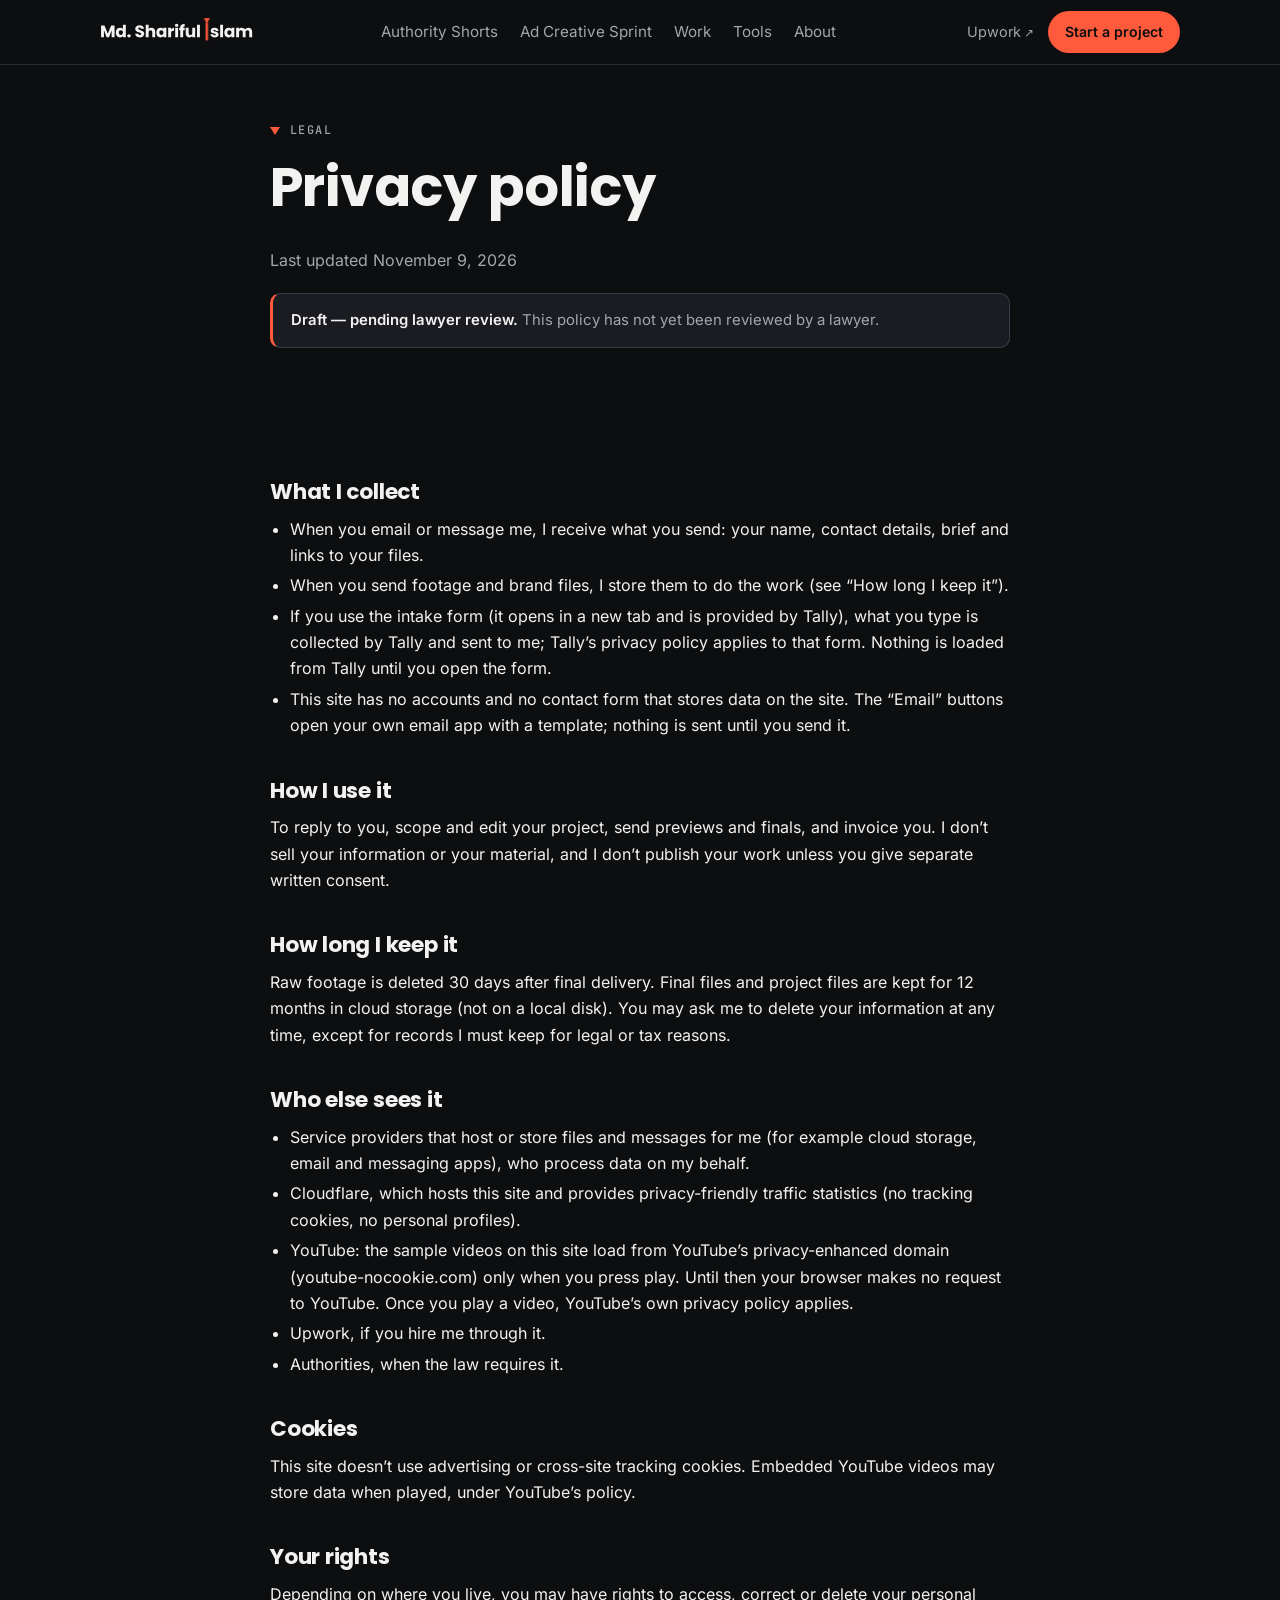
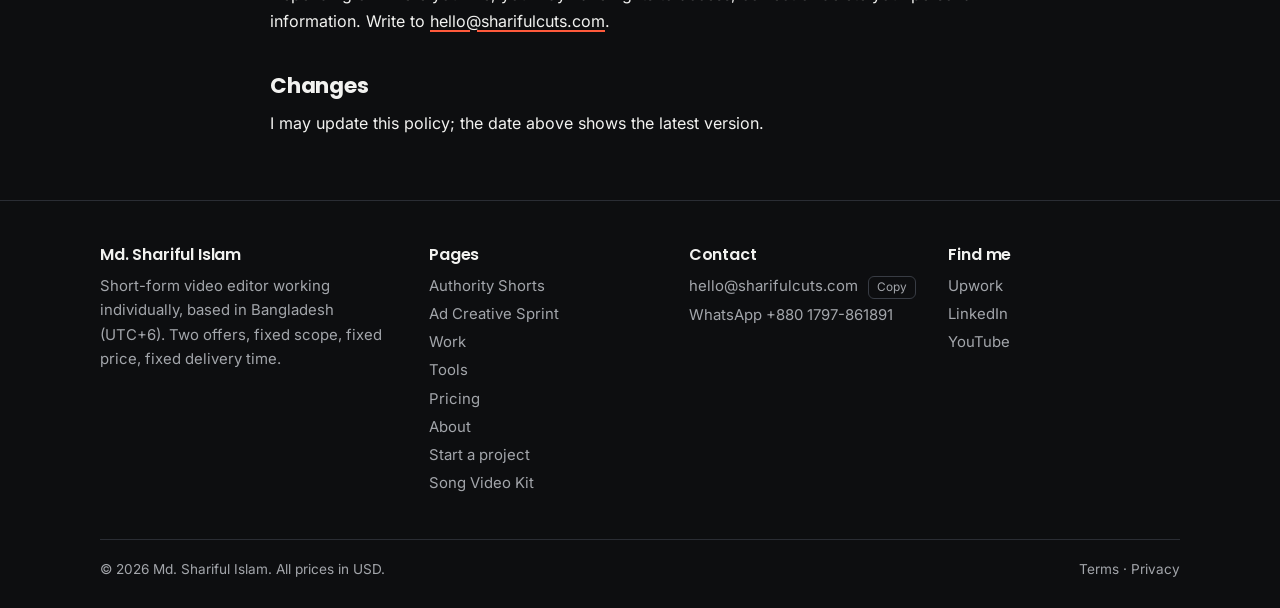
<file: privacy.html>
<!DOCTYPE html>
<html lang="en">
<head>
<meta charset="UTF-8">
<meta name="viewport" content="width=device-width, initial-scale=1">
<title>Privacy policy — Md. Shariful Islam</title>
<meta name="description" content="What information I collect, how I use and store your files and brief, who else sees it, and how you can ask me to delete it.">
<link rel="canonical" href="https://sharifulcuts.com/privacy">
<meta property="og:type" content="website">
<meta property="og:title" content="Privacy policy — Md. Shariful Islam">
<meta property="og:description" content="What information I collect, how I use and store your files and brief, who else sees it, and how you can ask me to delete it.">
<meta property="og:image" content="https://sharifulcuts.com/assets/img/og-home.jpg">
<meta name="twitter:image" content="https://sharifulcuts.com/assets/img/og-home.jpg">
<meta property="og:url" content="https://sharifulcuts.com/privacy">
<meta property="og:site_name" content="Md. Shariful Islam">
<meta name="twitter:card" content="summary_large_image">
<meta name="theme-color" content="#0d0e10">
<link rel="icon" href="assets/img/favicon.ico?v=19" sizes="any">
<link rel="icon" type="image/png" sizes="32x32" href="assets/img/favicon-32.png?v=19">
<link rel="apple-touch-icon" href="assets/img/apple-touch-icon.png?v=19">
<link rel="manifest" href="assets/site.webmanifest">
<link rel="preload" href="assets/fonts/inter-latin-400-normal.woff2" as="font" type="font/woff2" crossorigin>
<link rel="preload" href="assets/fonts/poppins-latin-700-normal.woff2" as="font" type="font/woff2" crossorigin>
<link rel="stylesheet" href="assets/css/style.css?v=19">

</head>
<body>
<a class="skip" href="#main">Skip to content</a>
<header class="site-header">
<div class="container nav">
<a class="brand" href="index.html" aria-label="Md. Shariful Islam — home"><svg xmlns="http://www.w3.org/2000/svg" viewBox="0 0 288.7 64" role="img" aria-label="Md. Shariful Islam" class="wordmark" height="34"><path fill="currentColor" d="M27.42 19.54V42H21.95V28.53L16.93 42H12.51L7.46 28.5V42H1.98V19.54H8.45L14.75 35.09L20.99 19.54Z M37.64 23.89Q39.4 23.89 40.86 24.62Q42.32 25.36 43.15 26.61V18.32H48.62V42H43.15V39.44Q42.38 40.72 40.96 41.49Q39.53 42.26 37.64 42.26Q35.44 42.26 33.64 41.12Q31.85 39.98 30.81 37.89Q29.77 35.79 29.77 33.04Q29.77 30.29 30.81 28.21Q31.85 26.13 33.64 25.01Q35.44 23.89 37.64 23.89ZM39.24 28.66Q37.61 28.66 36.48 29.82Q35.34 30.99 35.34 33.04Q35.34 35.09 36.48 36.29Q37.61 37.49 39.24 37.49Q40.88 37.49 42.01 36.3Q43.15 35.12 43.15 33.07Q43.15 31.02 42.01 29.84Q40.88 28.66 39.24 28.66Z M51.38 39.31Q51.38 38.03 52.3 37.17Q53.21 36.3 54.65 36.3Q56.06 36.3 56.97 37.17Q57.88 38.03 57.88 39.31Q57.88 40.56 56.97 41.41Q56.06 42.26 54.65 42.26Q53.21 42.26 52.3 41.41Q51.38 40.56 51.38 39.31Z  M66.26 35.28H72.08Q72.21 36.53 72.94 37.18Q73.68 37.84 74.86 37.84Q76.08 37.84 76.78 37.28Q77.49 36.72 77.49 35.73Q77.49 34.9 76.93 34.35Q76.37 33.81 75.55 33.46Q74.74 33.1 73.23 32.66Q71.06 31.98 69.68 31.31Q68.3 30.64 67.31 29.33Q66.32 28.02 66.32 25.9Q66.32 22.77 68.59 20.99Q70.86 19.22 74.51 19.22Q78.22 19.22 80.5 20.99Q82.77 22.77 82.93 25.94H77.01Q76.94 24.85 76.21 24.22Q75.47 23.6 74.32 23.6Q73.33 23.6 72.72 24.13Q72.11 24.66 72.11 25.65Q72.11 26.74 73.14 27.34Q74.16 27.95 76.34 28.66Q78.51 29.39 79.87 30.06Q81.23 30.74 82.22 32.02Q83.22 33.3 83.22 35.31Q83.22 37.23 82.24 38.8Q81.26 40.37 79.41 41.3Q77.55 42.22 75.02 42.22Q72.56 42.22 70.61 41.42Q68.66 40.62 67.49 39.06Q66.32 37.49 66.26 35.28Z M103.84 31.57V42H98.4V32.3Q98.4 30.51 97.47 29.52Q96.54 28.53 94.97 28.53Q93.4 28.53 92.48 29.52Q91.55 30.51 91.55 32.3V42H86.08V18.32H91.55V26.54Q92.38 25.36 93.82 24.66Q95.26 23.95 97.05 23.95Q100.12 23.95 101.98 25.98Q103.84 28.02 103.84 31.57Z M113.93 23.89Q115.82 23.89 117.24 24.66Q118.66 25.42 119.43 26.67V24.14H124.9V42H119.43V39.47Q118.63 40.72 117.21 41.49Q115.78 42.26 113.9 42.26Q111.72 42.26 109.93 41.12Q108.14 39.98 107.1 37.89Q106.06 35.79 106.06 33.04Q106.06 30.29 107.1 28.21Q108.14 26.13 109.93 25.01Q111.72 23.89 113.93 23.89ZM115.53 28.66Q113.9 28.66 112.76 29.82Q111.62 30.99 111.62 33.04Q111.62 35.09 112.76 36.29Q113.9 37.49 115.53 37.49Q117.16 37.49 118.3 36.3Q119.43 35.12 119.43 33.07Q119.43 31.02 118.3 29.84Q117.16 28.66 115.53 28.66Z M139.44 23.95V29.74H137.94Q135.89 29.74 134.87 30.62Q133.84 31.5 133.84 33.71V42H128.37V24.14H133.84V27.12Q134.8 25.65 136.24 24.8Q137.68 23.95 139.44 23.95Z M141.06 19.34Q141.06 18.06 141.97 17.22Q142.88 16.37 144.32 16.37Q145.73 16.37 146.64 17.22Q147.55 18.06 147.55 19.34Q147.55 20.59 146.64 21.44Q145.73 22.29 144.32 22.29Q142.88 22.29 141.97 21.44Q141.06 20.59 141.06 19.34ZM147.04 24.14V42H141.57V24.14Z M159.47 28.69H156.52V42H151.05V28.69H149.07V24.14H151.05V23.63Q151.05 20.34 152.94 18.62Q154.83 16.91 158.48 16.91Q159.08 16.91 159.37 16.94V21.58Q157.8 21.49 157.16 22.03Q156.52 22.58 156.52 23.98V24.14H159.47Z M179.16 24.14V42H173.69V39.57Q172.86 40.75 171.43 41.47Q170.01 42.19 168.28 42.19Q166.23 42.19 164.66 41.28Q163.1 40.37 162.23 38.64Q161.37 36.91 161.37 34.58V24.14H166.81V33.84Q166.81 35.63 167.74 36.62Q168.66 37.62 170.23 37.62Q171.83 37.62 172.76 36.62Q173.69 35.63 173.69 33.84V24.14Z M188.07 18.32V42H182.6V18.32Z  M207.86 36.14H213.27Q213.36 37.07 214.13 37.65Q214.9 38.22 216.02 38.22Q217.04 38.22 217.6 37.82Q218.16 37.42 218.16 36.78Q218.16 36.02 217.36 35.65Q216.56 35.28 214.77 34.83Q212.85 34.38 211.57 33.89Q210.29 33.39 209.36 32.32Q208.44 31.25 208.44 29.42Q208.44 27.89 209.28 26.62Q210.13 25.36 211.78 24.62Q213.43 23.89 215.7 23.89Q219.06 23.89 221 25.55Q222.93 27.22 223.22 29.97H218.16Q218.04 29.04 217.35 28.5Q216.66 27.95 215.54 27.95Q214.58 27.95 214.07 28.32Q213.56 28.69 213.56 29.33Q213.56 30.1 214.37 30.48Q215.19 30.86 216.92 31.25Q218.9 31.76 220.15 32.26Q221.4 32.75 222.34 33.86Q223.28 34.96 223.32 36.82Q223.32 38.38 222.44 39.62Q221.56 40.85 219.91 41.55Q218.26 42.26 216.08 42.26Q213.75 42.26 211.92 41.46Q210.1 40.66 209.04 39.26Q207.99 37.87 207.86 36.14Z M231.65 18.32V42H226.18V18.32Z M241.9 23.89Q243.79 23.89 245.21 24.66Q246.64 25.42 247.4 26.67V24.14H252.88V42H247.4V39.47Q246.6 40.72 245.18 41.49Q243.76 42.26 241.87 42.26Q239.69 42.26 237.9 41.12Q236.11 39.98 235.07 37.89Q234.03 35.79 234.03 33.04Q234.03 30.29 235.07 28.21Q236.11 26.13 237.9 25.01Q239.69 23.89 241.9 23.89ZM243.5 28.66Q241.87 28.66 240.73 29.82Q239.6 30.99 239.6 33.04Q239.6 35.09 240.73 36.29Q241.87 37.49 243.5 37.49Q245.13 37.49 246.27 36.3Q247.4 35.12 247.4 33.07Q247.4 31.02 246.27 29.84Q245.13 28.66 243.5 28.66Z M286.39 31.57V42H280.95V32.3Q280.95 30.58 280.04 29.63Q279.13 28.69 277.53 28.69Q275.93 28.69 275.02 29.63Q274.1 30.58 274.1 32.3V42H268.66V32.3Q268.66 30.58 267.75 29.63Q266.84 28.69 265.24 28.69Q263.64 28.69 262.73 29.63Q261.82 30.58 261.82 32.3V42H256.34V24.14H261.82V26.38Q262.65 25.26 263.99 24.61Q265.34 23.95 267.03 23.95Q269.05 23.95 270.63 24.82Q272.22 25.68 273.11 27.28Q274.04 25.81 275.64 24.88Q277.24 23.95 279.13 23.95Q282.46 23.95 284.42 25.97Q286.39 27.98 286.39 31.57Z"/><g class="playhead"><rect x="198.84" y="14" width="4.5" height="34" rx="1" fill="var(--accent)"/><polygon points="195.34,6 206.84,6 201.09,16" fill="var(--accent)"/></g></svg></a>
<nav class="nav-links" aria-label="Main"><a href="authority-shorts.html">Authority Shorts</a><a href="ad-creative-sprint.html">Ad Creative Sprint</a><a href="work.html">Work</a><a href="tools.html">Tools</a><a href="about.html">About</a></nav>
<div class="nav-cta"><a class="nav-ext" href="https://www.upwork.com/freelancers/~01e389eef945cdf1aa?mp_source=share" rel="noopener">Upwork</a><a class="btn btn-primary btn-sm" href="https://tally.so/r/OQlyGY?utm_source=sharifulcuts&utm_medium=site&utm_campaign=launch&utm_content=nav" target="_blank" rel="noopener" title="Opens the intake form in a new tab">Start a project</a></div>
<button class="menu-btn" id="menu-btn" aria-expanded="false" aria-controls="mobile-menu">Menu</button>
</div>
<div class="mobile-menu" id="mobile-menu"><a href="authority-shorts.html">Authority Shorts</a><a href="ad-creative-sprint.html">Ad Creative Sprint</a><a href="work.html">Work</a><a href="tools.html">Tools</a><a href="about.html">About</a><a href="index.html#pricing">Pricing</a><a href="https://www.upwork.com/freelancers/~01e389eef945cdf1aa?mp_source=share" rel="noopener">Upwork profile</a><a class="btn btn-primary" href="https://tally.so/r/OQlyGY?utm_source=sharifulcuts&utm_medium=site&utm_campaign=launch&utm_content=mobile-menu" target="_blank" rel="noopener" title="Opens the intake form in a new tab">Start a project</a></div>
</header>
<main id="main">
<section class="page-head"><div class="container prose"><div class="eyebrow">Legal</div><h1>Privacy policy</h1>
<p class="muted">Last updated November 9, 2026</p>
<div class="notice"><strong>Draft — pending lawyer review.</strong> This policy has not yet been reviewed by a lawyer.</div></div></section>
<section class="section--tight"><div class="container prose">
<h2>What I collect</h2>
<ul><li>When you email or message me, I receive what you send: your name, contact details, brief and links to your files.</li>
<li>When you send footage and brand files, I store them to do the work (see “How long I keep it”).</li><li>If you use the intake form (it opens in a new tab and is provided by Tally), what you type is collected by Tally and sent to me; Tally’s privacy policy applies to that form. Nothing is loaded from Tally until you open the form.</li>
<li>This site has no accounts and no contact form that stores data on the site. The “Email” buttons open your own email app with a template; nothing is sent until you send it.</li></ul>
<h2>How I use it</h2><p>To reply to you, scope and edit your project, send previews and finals, and invoice you. I don’t sell your information or your material, and I don’t publish your work unless you give separate written consent.</p>
<h2>How long I keep it</h2><p>Raw footage is deleted 30 days after final delivery. Final files and project files are kept for 12 months in cloud storage (not on a local disk). You may ask me to delete your information at any time, except for records I must keep for legal or tax reasons.</p>
<h2>Who else sees it</h2><ul>
<li>Service providers that host or store files and messages for me (for example cloud storage, email and messaging apps), who process data on my behalf.</li>
<li>Cloudflare, which hosts this site and provides privacy-friendly traffic statistics (no tracking cookies, no personal profiles).</li>
<li>YouTube: the sample videos on this site load from YouTube’s privacy-enhanced domain (youtube-nocookie.com) only when you press play. Until then your browser makes no request to YouTube. Once you play a video, YouTube’s own privacy policy applies.</li>
<li>Upwork, if you hire me through it.</li>
<li>Authorities, when the law requires it.</li></ul>
<h2>Cookies</h2><p>This site doesn’t use advertising or cross-site tracking cookies. Embedded YouTube videos may store data when played, under YouTube’s policy.</p>
<h2>Your rights</h2><p>Depending on where you live, you may have rights to access, correct or delete your personal information. Write to <a href="mailto:hello@sharifulcuts.com">hello@sharifulcuts.com</a>.</p>
<h2>Changes</h2><p>I may update this policy; the date above shows the latest version.</p>
</div></section></main>
<footer class="site-footer">
<div class="container">
<div class="footer-grid">
<div class="fcol-brand"><h4>Md. Shariful Islam</h4><p>Short-form video editor working individually, based in Bangladesh (UTC+6). Two offers, fixed scope, fixed price, fixed delivery time.</p></div>
<div><h4>Pages</h4><ul>
<li><a href="authority-shorts.html">Authority Shorts</a></li>
<li><a href="ad-creative-sprint.html">Ad Creative Sprint</a></li>
<li><a href="work.html">Work</a></li>
<li><a href="tools.html">Tools</a></li>
<li><a href="index.html#pricing">Pricing</a></li>
<li><a href="about.html">About</a></li>
<li><a href="start.html">Start a project</a></li>
<li><a href="song-video-kit.html">Song Video Kit</a></li></ul></div>
<div><h4>Contact</h4><ul>
<li><a href="mailto:hello@sharifulcuts.com">hello@sharifulcuts.com</a> <button class="copy-btn" type="button" data-copy="hello@sharifulcuts.com" aria-label="Copy email address">Copy</button></li>
<li><a href="https://wa.me/8801797861891" rel="noopener">WhatsApp +880 1797-861891</a></li></ul></div>
<div><h4>Find me</h4><ul>
<li><a href="https://www.upwork.com/freelancers/~01e389eef945cdf1aa?mp_source=share" rel="noopener">Upwork</a></li>
<li><a href="https://www.linkedin.com/in/sharifulcuts" rel="noopener">LinkedIn</a></li>
<li><a href="https://www.youtube.com/@sharifulbrand" rel="noopener">YouTube</a></li></ul></div>
</div>
<div class="legal-row"><span>© <span id="year">2026</span> Md. Shariful Islam. All prices in USD.</span>
<span><a href="terms.html">Terms</a> · <a href="privacy.html">Privacy</a></span></div>
</div>
</footer>
<script src="assets/js/main.js?v=19" defer></script>
</body>
</html>
</file>
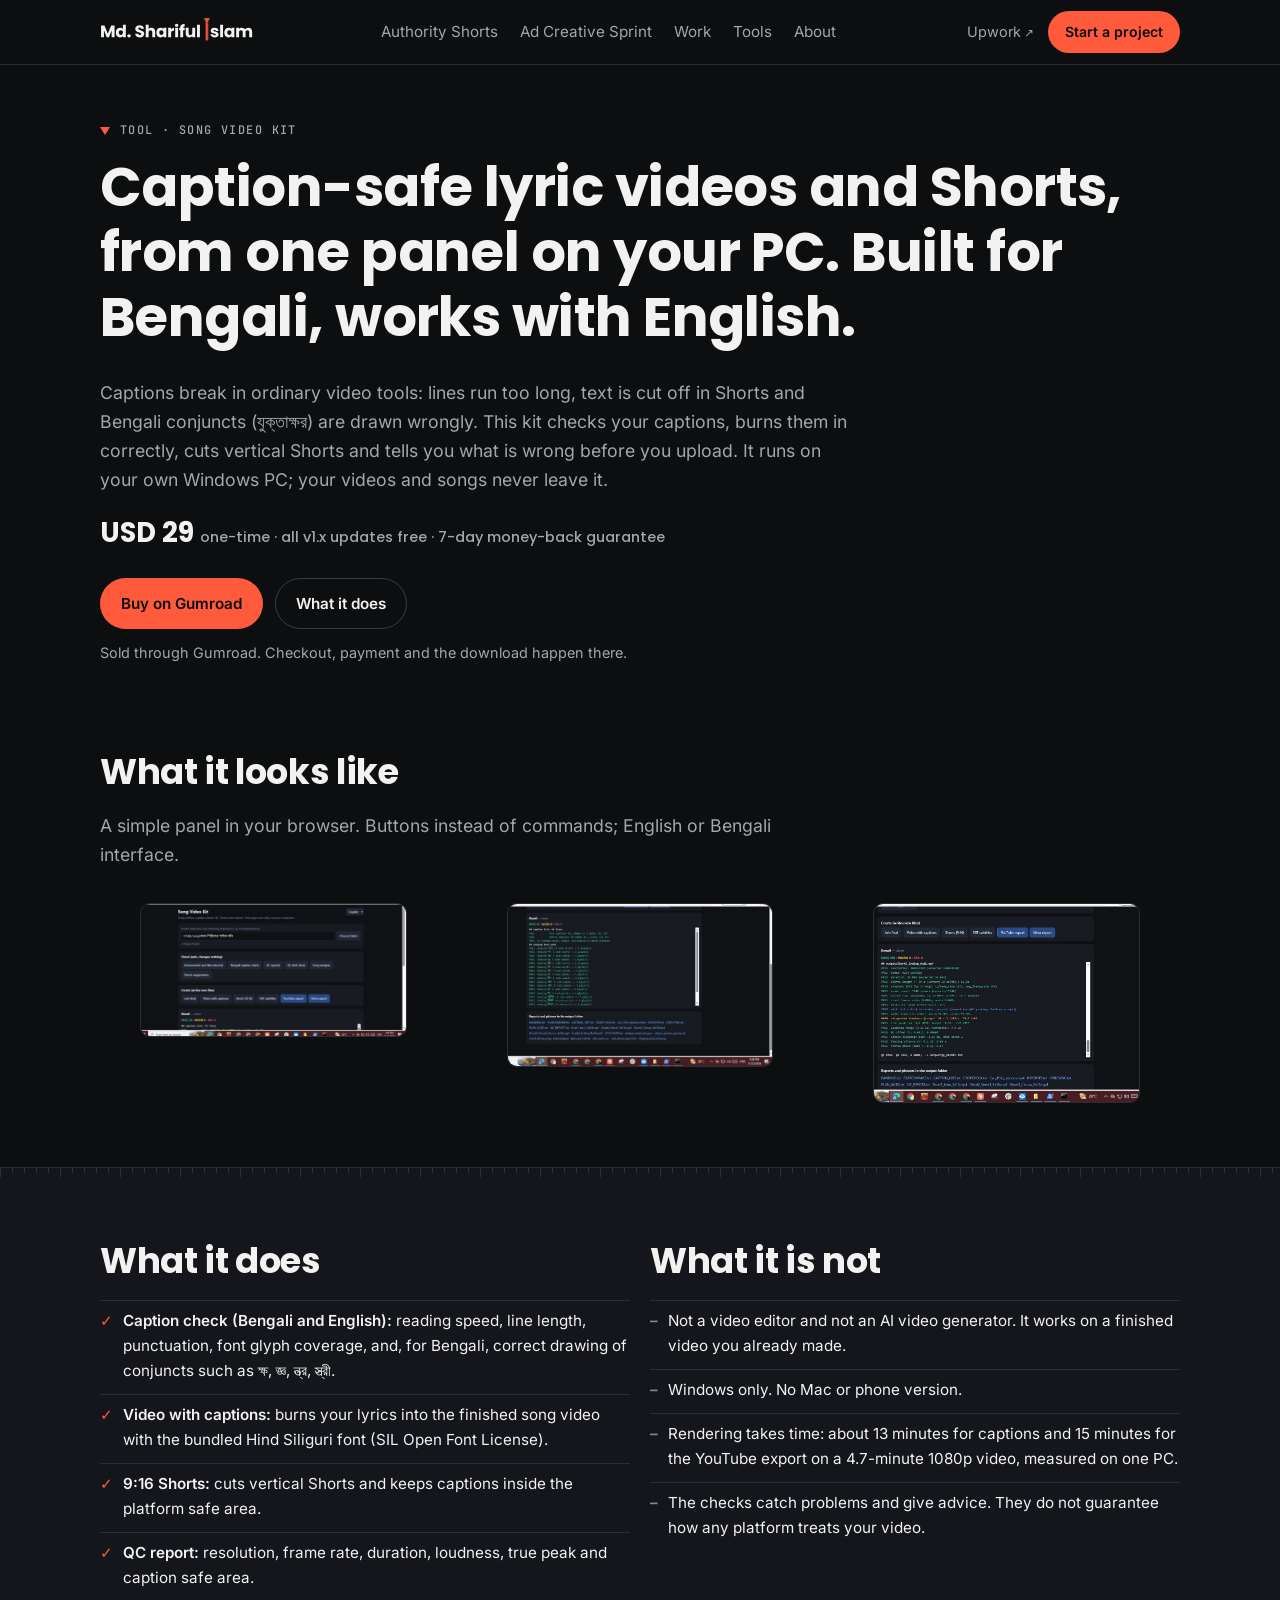
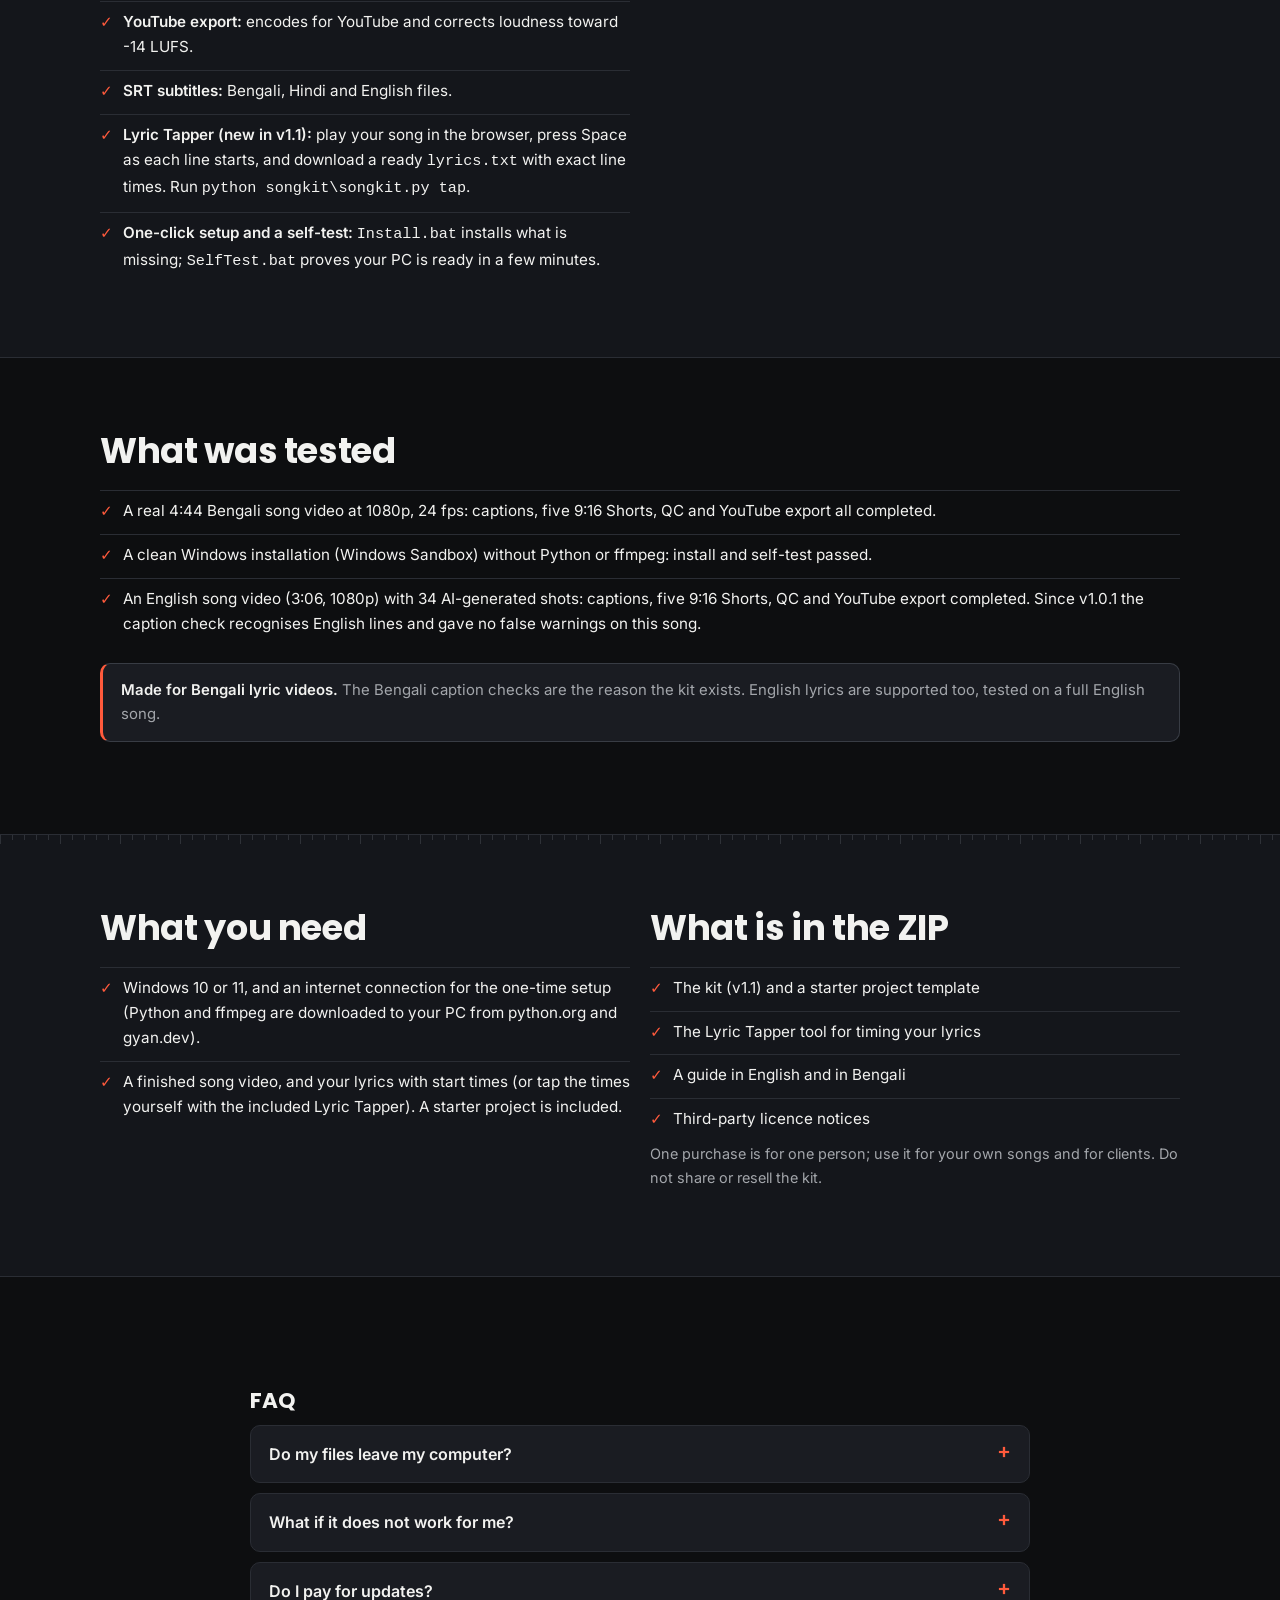
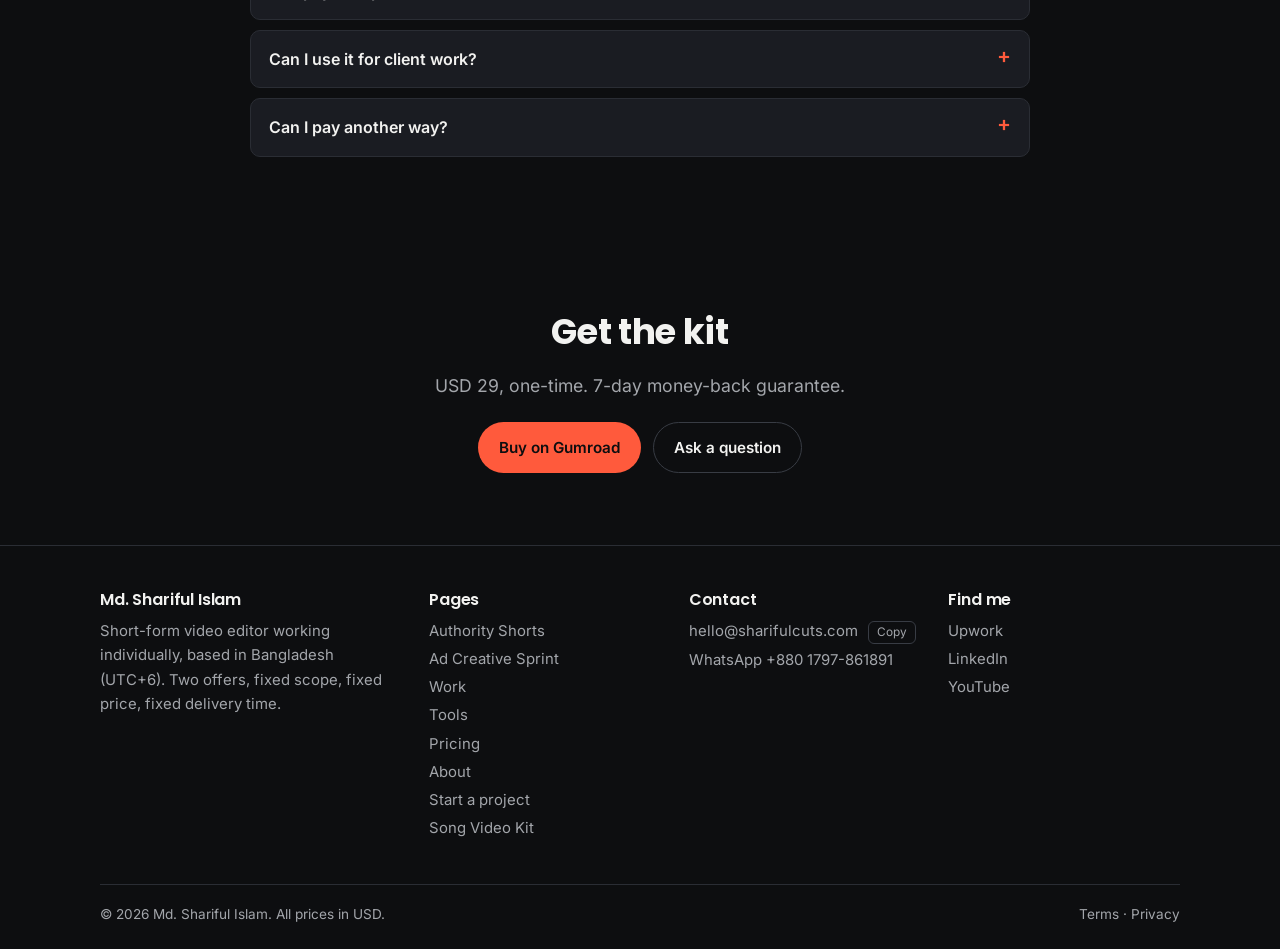
<file: song-video-kit.html>
<!DOCTYPE html>
<html lang="en">
<head>
<meta charset="UTF-8">
<meta name="viewport" content="width=device-width, initial-scale=1">
<title>Song Video Kit: Caption-Safe Lyric Videos and Shorts | Md. Shariful Islam</title>
<meta name="description" content="A Windows tool that checks Bengali and English captions, burns them in correctly, cuts 9:16 Shorts and runs QC and YouTube export. One-time USD 29.">
<link rel="canonical" href="https://sharifulcuts.com/song-video-kit">
<meta property="og:type" content="website">
<meta property="og:title" content="Song Video Kit: Caption-Safe Lyric Videos and Shorts | Md. Shariful Islam">
<meta property="og:description" content="A Windows tool that checks Bengali and English captions, burns them in correctly, cuts 9:16 Shorts and runs QC and YouTube export. One-time USD 29.">
<meta property="og:image" content="https://sharifulcuts.com/assets/img/og-song-kit.jpg">
<meta name="twitter:image" content="https://sharifulcuts.com/assets/img/og-song-kit.jpg">
<meta property="og:url" content="https://sharifulcuts.com/song-video-kit">
<meta property="og:site_name" content="Md. Shariful Islam">
<meta name="twitter:card" content="summary_large_image">
<meta name="theme-color" content="#0d0e10">
<link rel="icon" href="assets/img/favicon.ico?v=19" sizes="any">
<link rel="icon" type="image/png" sizes="32x32" href="assets/img/favicon-32.png?v=19">
<link rel="apple-touch-icon" href="assets/img/apple-touch-icon.png?v=19">
<link rel="manifest" href="assets/site.webmanifest">
<link rel="preload" href="assets/fonts/inter-latin-400-normal.woff2" as="font" type="font/woff2" crossorigin>
<link rel="preload" href="assets/fonts/poppins-latin-700-normal.woff2" as="font" type="font/woff2" crossorigin>
<link rel="stylesheet" href="assets/css/style.css?v=19">
</head>
<body class="offer-b">
<a class="skip" href="#main">Skip to content</a>
<header class="site-header">
<div class="container nav">
<a class="brand" href="index.html" aria-label="Md. Shariful Islam — home"><svg xmlns="http://www.w3.org/2000/svg" viewBox="0 0 288.7 64" role="img" aria-label="Md. Shariful Islam" class="wordmark" height="34"><path fill="currentColor" d="M27.42 19.54V42H21.95V28.53L16.93 42H12.51L7.46 28.5V42H1.98V19.54H8.45L14.75 35.09L20.99 19.54Z M37.64 23.89Q39.4 23.89 40.86 24.62Q42.32 25.36 43.15 26.61V18.32H48.62V42H43.15V39.44Q42.38 40.72 40.96 41.49Q39.53 42.26 37.64 42.26Q35.44 42.26 33.64 41.12Q31.85 39.98 30.81 37.89Q29.77 35.79 29.77 33.04Q29.77 30.29 30.81 28.21Q31.85 26.13 33.64 25.01Q35.44 23.89 37.64 23.89ZM39.24 28.66Q37.61 28.66 36.48 29.82Q35.34 30.99 35.34 33.04Q35.34 35.09 36.48 36.29Q37.61 37.49 39.24 37.49Q40.88 37.49 42.01 36.3Q43.15 35.12 43.15 33.07Q43.15 31.02 42.01 29.84Q40.88 28.66 39.24 28.66Z M51.38 39.31Q51.38 38.03 52.3 37.17Q53.21 36.3 54.65 36.3Q56.06 36.3 56.97 37.17Q57.88 38.03 57.88 39.31Q57.88 40.56 56.97 41.41Q56.06 42.26 54.65 42.26Q53.21 42.26 52.3 41.41Q51.38 40.56 51.38 39.31Z  M66.26 35.28H72.08Q72.21 36.53 72.94 37.18Q73.68 37.84 74.86 37.84Q76.08 37.84 76.78 37.28Q77.49 36.72 77.49 35.73Q77.49 34.9 76.93 34.35Q76.37 33.81 75.55 33.46Q74.74 33.1 73.23 32.66Q71.06 31.98 69.68 31.31Q68.3 30.64 67.31 29.33Q66.32 28.02 66.32 25.9Q66.32 22.77 68.59 20.99Q70.86 19.22 74.51 19.22Q78.22 19.22 80.5 20.99Q82.77 22.77 82.93 25.94H77.01Q76.94 24.85 76.21 24.22Q75.47 23.6 74.32 23.6Q73.33 23.6 72.72 24.13Q72.11 24.66 72.11 25.65Q72.11 26.74 73.14 27.34Q74.16 27.95 76.34 28.66Q78.51 29.39 79.87 30.06Q81.23 30.74 82.22 32.02Q83.22 33.3 83.22 35.31Q83.22 37.23 82.24 38.8Q81.26 40.37 79.41 41.3Q77.55 42.22 75.02 42.22Q72.56 42.22 70.61 41.42Q68.66 40.62 67.49 39.06Q66.32 37.49 66.26 35.28Z M103.84 31.57V42H98.4V32.3Q98.4 30.51 97.47 29.52Q96.54 28.53 94.97 28.53Q93.4 28.53 92.48 29.52Q91.55 30.51 91.55 32.3V42H86.08V18.32H91.55V26.54Q92.38 25.36 93.82 24.66Q95.26 23.95 97.05 23.95Q100.12 23.95 101.98 25.98Q103.84 28.02 103.84 31.57Z M113.93 23.89Q115.82 23.89 117.24 24.66Q118.66 25.42 119.43 26.67V24.14H124.9V42H119.43V39.47Q118.63 40.72 117.21 41.49Q115.78 42.26 113.9 42.26Q111.72 42.26 109.93 41.12Q108.14 39.98 107.1 37.89Q106.06 35.79 106.06 33.04Q106.06 30.29 107.1 28.21Q108.14 26.13 109.93 25.01Q111.72 23.89 113.93 23.89ZM115.53 28.66Q113.9 28.66 112.76 29.82Q111.62 30.99 111.62 33.04Q111.62 35.09 112.76 36.29Q113.9 37.49 115.53 37.49Q117.16 37.49 118.3 36.3Q119.43 35.12 119.43 33.07Q119.43 31.02 118.3 29.84Q117.16 28.66 115.53 28.66Z M139.44 23.95V29.74H137.94Q135.89 29.74 134.87 30.62Q133.84 31.5 133.84 33.71V42H128.37V24.14H133.84V27.12Q134.8 25.65 136.24 24.8Q137.68 23.95 139.44 23.95Z M141.06 19.34Q141.06 18.06 141.97 17.22Q142.88 16.37 144.32 16.37Q145.73 16.37 146.64 17.22Q147.55 18.06 147.55 19.34Q147.55 20.59 146.64 21.44Q145.73 22.29 144.32 22.29Q142.88 22.29 141.97 21.44Q141.06 20.59 141.06 19.34ZM147.04 24.14V42H141.57V24.14Z M159.47 28.69H156.52V42H151.05V28.69H149.07V24.14H151.05V23.63Q151.05 20.34 152.94 18.62Q154.83 16.91 158.48 16.91Q159.08 16.91 159.37 16.94V21.58Q157.8 21.49 157.16 22.03Q156.52 22.58 156.52 23.98V24.14H159.47Z M179.16 24.14V42H173.69V39.57Q172.86 40.75 171.43 41.47Q170.01 42.19 168.28 42.19Q166.23 42.19 164.66 41.28Q163.1 40.37 162.23 38.64Q161.37 36.91 161.37 34.58V24.14H166.81V33.84Q166.81 35.63 167.74 36.62Q168.66 37.62 170.23 37.62Q171.83 37.62 172.76 36.62Q173.69 35.63 173.69 33.84V24.14Z M188.07 18.32V42H182.6V18.32Z  M207.86 36.14H213.27Q213.36 37.07 214.13 37.65Q214.9 38.22 216.02 38.22Q217.04 38.22 217.6 37.82Q218.16 37.42 218.16 36.78Q218.16 36.02 217.36 35.65Q216.56 35.28 214.77 34.83Q212.85 34.38 211.57 33.89Q210.29 33.39 209.36 32.32Q208.44 31.25 208.44 29.42Q208.44 27.89 209.28 26.62Q210.13 25.36 211.78 24.62Q213.43 23.89 215.7 23.89Q219.06 23.89 221 25.55Q222.93 27.22 223.22 29.97H218.16Q218.04 29.04 217.35 28.5Q216.66 27.95 215.54 27.95Q214.58 27.95 214.07 28.32Q213.56 28.69 213.56 29.33Q213.56 30.1 214.37 30.48Q215.19 30.86 216.92 31.25Q218.9 31.76 220.15 32.26Q221.4 32.75 222.34 33.86Q223.28 34.96 223.32 36.82Q223.32 38.38 222.44 39.62Q221.56 40.85 219.91 41.55Q218.26 42.26 216.08 42.26Q213.75 42.26 211.92 41.46Q210.1 40.66 209.04 39.26Q207.99 37.87 207.86 36.14Z M231.65 18.32V42H226.18V18.32Z M241.9 23.89Q243.79 23.89 245.21 24.66Q246.64 25.42 247.4 26.67V24.14H252.88V42H247.4V39.47Q246.6 40.72 245.18 41.49Q243.76 42.26 241.87 42.26Q239.69 42.26 237.9 41.12Q236.11 39.98 235.07 37.89Q234.03 35.79 234.03 33.04Q234.03 30.29 235.07 28.21Q236.11 26.13 237.9 25.01Q239.69 23.89 241.9 23.89ZM243.5 28.66Q241.87 28.66 240.73 29.82Q239.6 30.99 239.6 33.04Q239.6 35.09 240.73 36.29Q241.87 37.49 243.5 37.49Q245.13 37.49 246.27 36.3Q247.4 35.12 247.4 33.07Q247.4 31.02 246.27 29.84Q245.13 28.66 243.5 28.66Z M286.39 31.57V42H280.95V32.3Q280.95 30.58 280.04 29.63Q279.13 28.69 277.53 28.69Q275.93 28.69 275.02 29.63Q274.1 30.58 274.1 32.3V42H268.66V32.3Q268.66 30.58 267.75 29.63Q266.84 28.69 265.24 28.69Q263.64 28.69 262.73 29.63Q261.82 30.58 261.82 32.3V42H256.34V24.14H261.82V26.38Q262.65 25.26 263.99 24.61Q265.34 23.95 267.03 23.95Q269.05 23.95 270.63 24.82Q272.22 25.68 273.11 27.28Q274.04 25.81 275.64 24.88Q277.24 23.95 279.13 23.95Q282.46 23.95 284.42 25.97Q286.39 27.98 286.39 31.57Z"/><g class="playhead"><rect x="198.84" y="14" width="4.5" height="34" rx="1" fill="var(--accent)"/><polygon points="195.34,6 206.84,6 201.09,16" fill="var(--accent)"/></g></svg></a>
<nav class="nav-links" aria-label="Main"><a href="authority-shorts.html">Authority Shorts</a><a href="ad-creative-sprint.html">Ad Creative Sprint</a><a href="work.html">Work</a><a href="tools.html">Tools</a><a href="about.html">About</a></nav>
<div class="nav-cta"><a class="nav-ext" href="https://www.upwork.com/freelancers/~01e389eef945cdf1aa?mp_source=share" rel="noopener">Upwork</a><a class="btn btn-primary btn-sm" href="https://tally.so/r/OQlyGY?utm_source=sharifulcuts&utm_medium=site&utm_campaign=launch&utm_content=nav" target="_blank" rel="noopener" title="Opens the intake form in a new tab">Start a project</a></div>
<button class="menu-btn" id="menu-btn" aria-expanded="false" aria-controls="mobile-menu">Menu</button>
</div>
<div class="mobile-menu" id="mobile-menu"><a href="authority-shorts.html">Authority Shorts</a><a href="ad-creative-sprint.html">Ad Creative Sprint</a><a href="work.html">Work</a><a href="tools.html">Tools</a><a href="about.html">About</a><a href="index.html#pricing">Pricing</a><a href="https://www.upwork.com/freelancers/~01e389eef945cdf1aa?mp_source=share" rel="noopener">Upwork profile</a><a class="btn btn-primary" href="https://tally.so/r/OQlyGY?utm_source=sharifulcuts&utm_medium=site&utm_campaign=launch&utm_content=mobile-menu" target="_blank" rel="noopener" title="Opens the intake form in a new tab">Start a project</a></div>
</header>
<main id="main">
<section class="page-head"><div class="container">
<div class="eyebrow">Tool · Song Video Kit</div>
<h1>Caption-safe lyric videos and Shorts, from one panel on your PC. Built for Bengali, works with English.</h1>
<p class="lead">Captions break in ordinary video tools: lines run too long, text is cut off in Shorts and Bengali conjuncts (যুক্তাক্ষর) are drawn wrongly. This kit checks your captions, burns them in correctly, cuts vertical Shorts and tells you what is wrong before you upload. It runs on your own Windows PC; your videos and songs never leave it.</p>
<div class="price-line">USD 29 <small>one-time · all v1.x updates free · 7-day money-back guarantee</small></div>
<div class="btn-row"><a class="btn btn-primary" href="https://sharifshahin.gumroad.com/l/bangla-song-video-kit?utm_source=sharifulcuts&utm_medium=site" target="_blank" rel="noopener" title="Opens Gumroad in a new tab">Buy on Gumroad</a>
<a class="btn btn-ghost" href="#what">What it does</a></div>
<p class="small muted" style="margin-top:12px">Sold through Gumroad. Checkout, payment and the download happen there.</p>
</div></section>

<section class="section--tight anchor" id="look"><div class="container">
<h2>What it looks like</h2>
<p class="lead">A simple panel in your browser. Buttons instead of commands; English or Bengali interface.</p>
<div class="grid grid-3">
<figure><img src="assets/img/s/svk-panel_1.jpg" alt="The kit's panel with the project found and the list of buttons" width="1200" height="600" loading="lazy" decoding="async" style="width:100%;height:auto;border-radius:10px;border:1px solid var(--border)"></figure>
<figure><img src="assets/img/s/svk-panel_2.jpg" alt="Bengali caption check result with PASS and WARN lines" width="1141" height="699" loading="lazy" decoding="async" style="width:100%;height:auto;border-radius:10px;border:1px solid var(--border)"></figure>
<figure><img src="assets/img/s/svk-panel_3.jpg" alt="Quick QC result listing resolution, loudness and caption safe area checks" width="929" height="697" loading="lazy" decoding="async" style="width:100%;height:auto;border-radius:10px;border:1px solid var(--border)"></figure>
</div>
</div></section>

<section class="section section--alt anchor" id="what"><div class="container grid grid-2">
<div><h2>What it does</h2><ul class="facts">
<li><span><strong>Caption check (Bengali and English):</strong> reading speed, line length, punctuation, font glyph coverage, and, for Bengali, correct drawing of conjuncts such as ক্ষ, জ্ঞ, ন্ত্র, স্ত্রী.</span></li>
<li><span><strong>Video with captions:</strong> burns your lyrics into the finished song video with the bundled Hind Siliguri font (SIL Open Font License).</span></li>
<li><span><strong>9:16 Shorts:</strong> cuts vertical Shorts and keeps captions inside the platform safe area.</span></li>
<li><span><strong>QC report:</strong> resolution, frame rate, duration, loudness, true peak and caption safe area.</span></li>
<li><span><strong>YouTube export:</strong> encodes for YouTube and corrects loudness toward -14 LUFS.</span></li>
<li><span><strong>SRT subtitles:</strong> Bengali, Hindi and English files.</span></li>
<li><span><strong>Lyric Tapper (new in v1.1):</strong> play your song in the browser, press Space as each line starts, and download a ready <code>lyrics.txt</code> with exact line times. Run <code>python songkit\songkit.py tap</code>.</span></li><li><span><strong>One-click setup and a self-test:</strong> <code>Install.bat</code> installs what is missing; <code>SelfTest.bat</code> proves your PC is ready in a few minutes.</span></li>
</ul></div>
<div><h2>What it is not</h2><ul class="facts no">
<li>Not a video editor and not an AI video generator. It works on a finished video you already made.</li>
<li>Windows only. No Mac or phone version.</li>
<li>Rendering takes time: about 13 minutes for captions and 15 minutes for the YouTube export on a 4.7-minute 1080p video, measured on one PC.</li>
<li>The checks catch problems and give advice. They do not guarantee how any platform treats your video.</li>
</ul></div>
</div></section>

<section class="section anchor" id="tested"><div class="container">
<h2>What was tested</h2>
<ul class="facts">
<li>A real 4:44 Bengali song video at 1080p, 24 fps: captions, five 9:16 Shorts, QC and YouTube export all completed.</li>
<li>A clean Windows installation (Windows Sandbox) without Python or ffmpeg: install and self-test passed.</li>
<li>An English song video (3:06, 1080p) with 34 AI-generated shots: captions, five 9:16 Shorts, QC and YouTube export completed. Since v1.0.1 the caption check recognises English lines and gave no false warnings on this song.</li>
</ul>
<div class="notice"><strong>Made for Bengali lyric videos.</strong> The Bengali caption checks are the reason the kit exists. English lyrics are supported too, tested on a full English song.</div>
</div></section>

<section class="section section--alt anchor" id="need"><div class="container grid grid-2">
<div><h2>What you need</h2><ul class="facts">
<li>Windows 10 or 11, and an internet connection for the one-time setup (Python and ffmpeg are downloaded to your PC from python.org and gyan.dev).</li>
<li>A finished song video, and your lyrics with start times (or tap the times yourself with the included Lyric Tapper). A starter project is included.</li>
</ul></div>
<div><h2>What is in the ZIP</h2><ul class="facts">
<li>The kit (v1.1) and a starter project template</li><li>The Lyric Tapper tool for timing your lyrics</li>
<li>A guide in English and in Bengali</li>
<li>Third-party licence notices</li>
</ul>
<p class="small muted">One purchase is for one person; use it for your own songs and for clients. Do not share or resell the kit.</p></div>
</div></section>

<section class="section anchor" id="faq"><div class="container prose" style="max-width:820px"><h2>FAQ</h2>
<details><summary>Do my files leave my computer?</summary><div class="ans"><p>No. Everything runs on your own PC. The only downloads are the one-time setup of Python and ffmpeg.</p></div></details>
<details><summary>What if it does not work for me?</summary><div class="ans"><p>Email hello@sharifulcuts.com within 7 days of purchase for a full refund (Gumroad’s 7-day guarantee). Support is by email, usually a reply within 3 business days.</p></div></details>
<details><summary>Do I pay for updates?</summary><div class="ans"><p>No. All v1.x updates are free.</p></div></details>
<details><summary>Can I use it for client work?</summary><div class="ans"><p>Yes: for your own songs and for clients. The licence is for one person.</p></div></details>
<details><summary>Can I pay another way?</summary><div class="ans"><p>The kit is sold on Gumroad, which handles checkout and the download. My video editing services are separate and are paid as described on their own pages.</p></div></details>
</div></section>

<section class="cta"><div class="container">
<h2>Get the kit</h2><p class="lead">USD 29, one-time. 7-day money-back guarantee.</p>
<div class="btn-row" style="justify-content:center"><a class="btn btn-primary" href="https://sharifshahin.gumroad.com/l/bangla-song-video-kit?utm_source=sharifulcuts&utm_medium=site" target="_blank" rel="noopener" title="Opens Gumroad in a new tab">Buy on Gumroad</a>
<a class="btn btn-ghost" href="mailto:hello@sharifulcuts.com?subject=Song%20Video%20Kit">Ask a question</a></div>
</div></section>
</main>
<footer class="site-footer">
<div class="container">
<div class="footer-grid">
<div class="fcol-brand"><h4>Md. Shariful Islam</h4><p>Short-form video editor working individually, based in Bangladesh (UTC+6). Two offers, fixed scope, fixed price, fixed delivery time.</p></div>
<div><h4>Pages</h4><ul>
<li><a href="authority-shorts.html">Authority Shorts</a></li>
<li><a href="ad-creative-sprint.html">Ad Creative Sprint</a></li>
<li><a href="work.html">Work</a></li>
<li><a href="tools.html">Tools</a></li>
<li><a href="index.html#pricing">Pricing</a></li>
<li><a href="about.html">About</a></li>
<li><a href="start.html">Start a project</a></li>
<li><a href="song-video-kit.html">Song Video Kit</a></li></ul></div>
<div><h4>Contact</h4><ul>
<li><a href="mailto:hello@sharifulcuts.com">hello@sharifulcuts.com</a> <button class="copy-btn" type="button" data-copy="hello@sharifulcuts.com" aria-label="Copy email address">Copy</button></li>
<li><a href="https://wa.me/8801797861891" rel="noopener">WhatsApp +880 1797-861891</a></li></ul></div>
<div><h4>Find me</h4><ul>
<li><a href="https://www.upwork.com/freelancers/~01e389eef945cdf1aa?mp_source=share" rel="noopener">Upwork</a></li>
<li><a href="https://www.linkedin.com/in/sharifulcuts" rel="noopener">LinkedIn</a></li>
<li><a href="https://www.youtube.com/@sharifulbrand" rel="noopener">YouTube</a></li></ul></div>
</div>
<div class="legal-row"><span>© <span id="year">2026</span> Md. Shariful Islam. All prices in USD.</span>
<span><a href="terms.html">Terms</a> · <a href="privacy.html">Privacy</a></span></div>
</div>
</footer>
<script src="assets/js/main.js?v=19" defer></script>
</body>
</html>
</file>
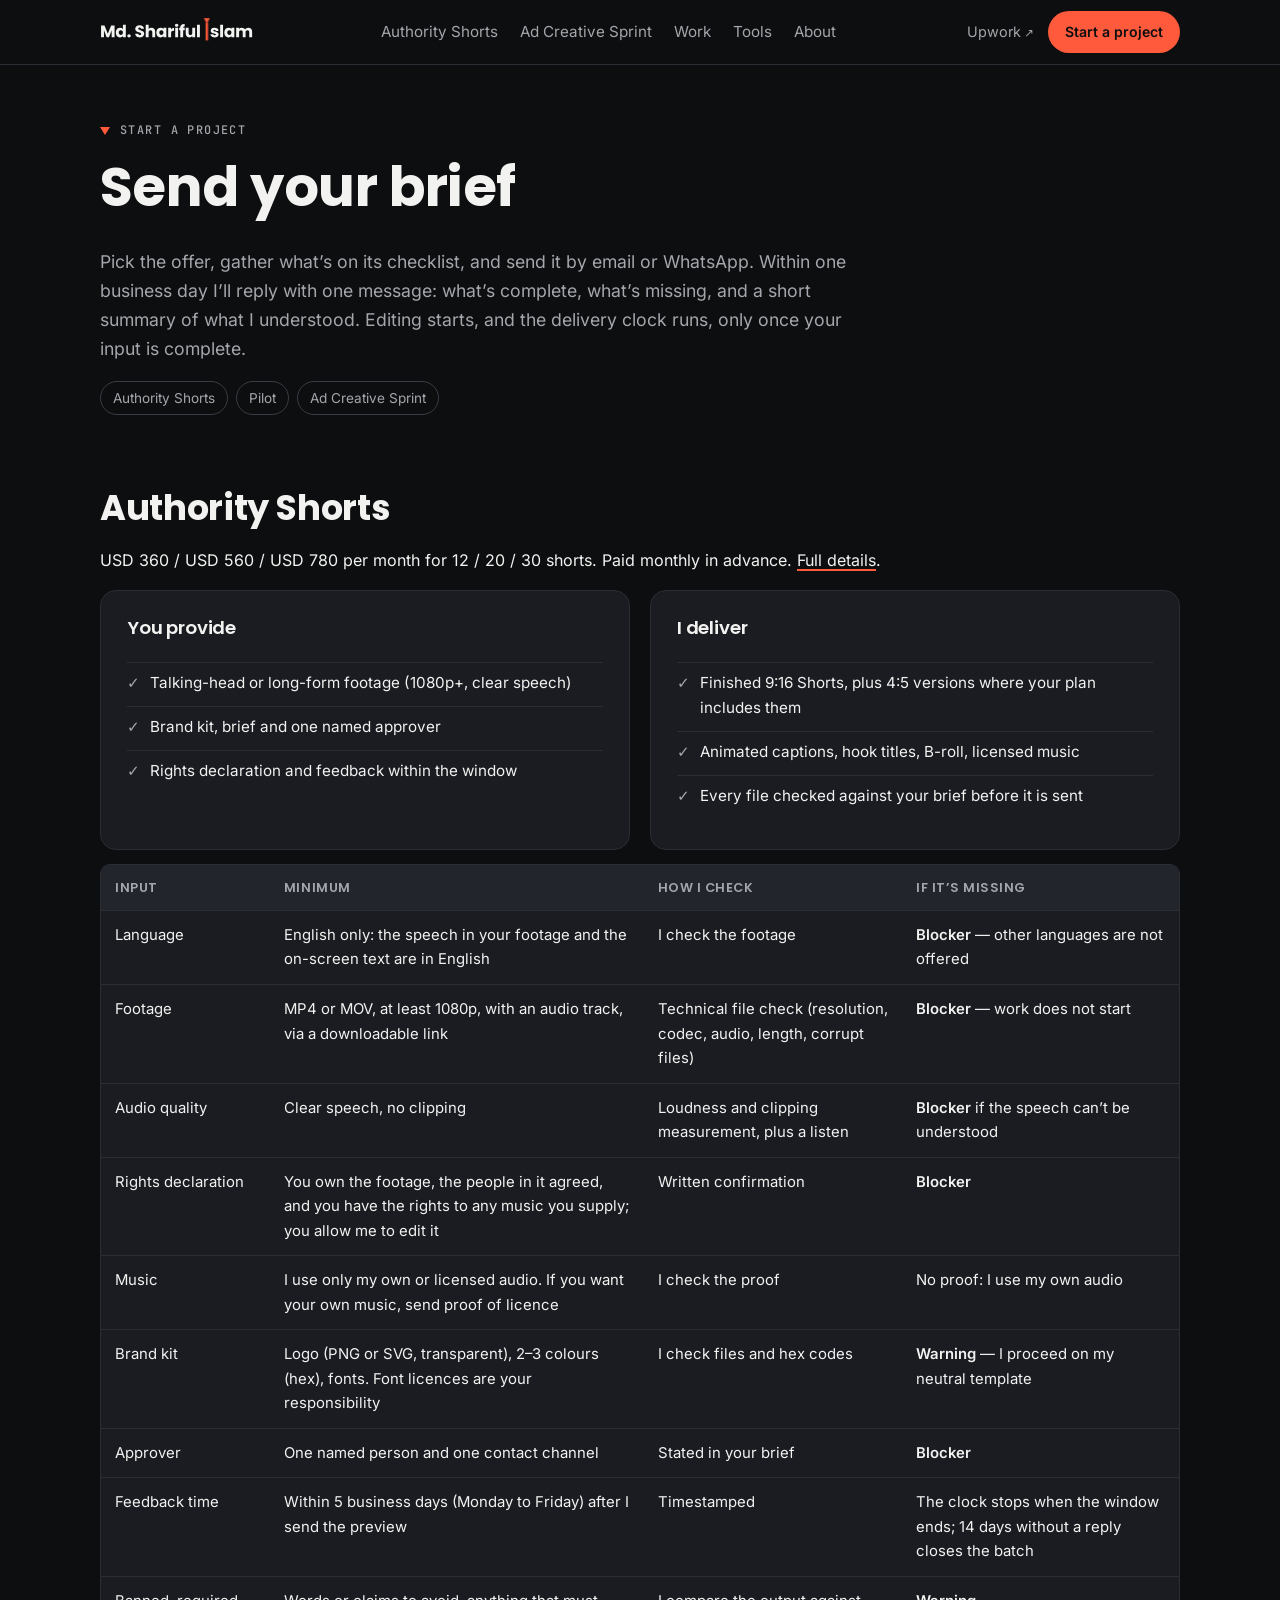
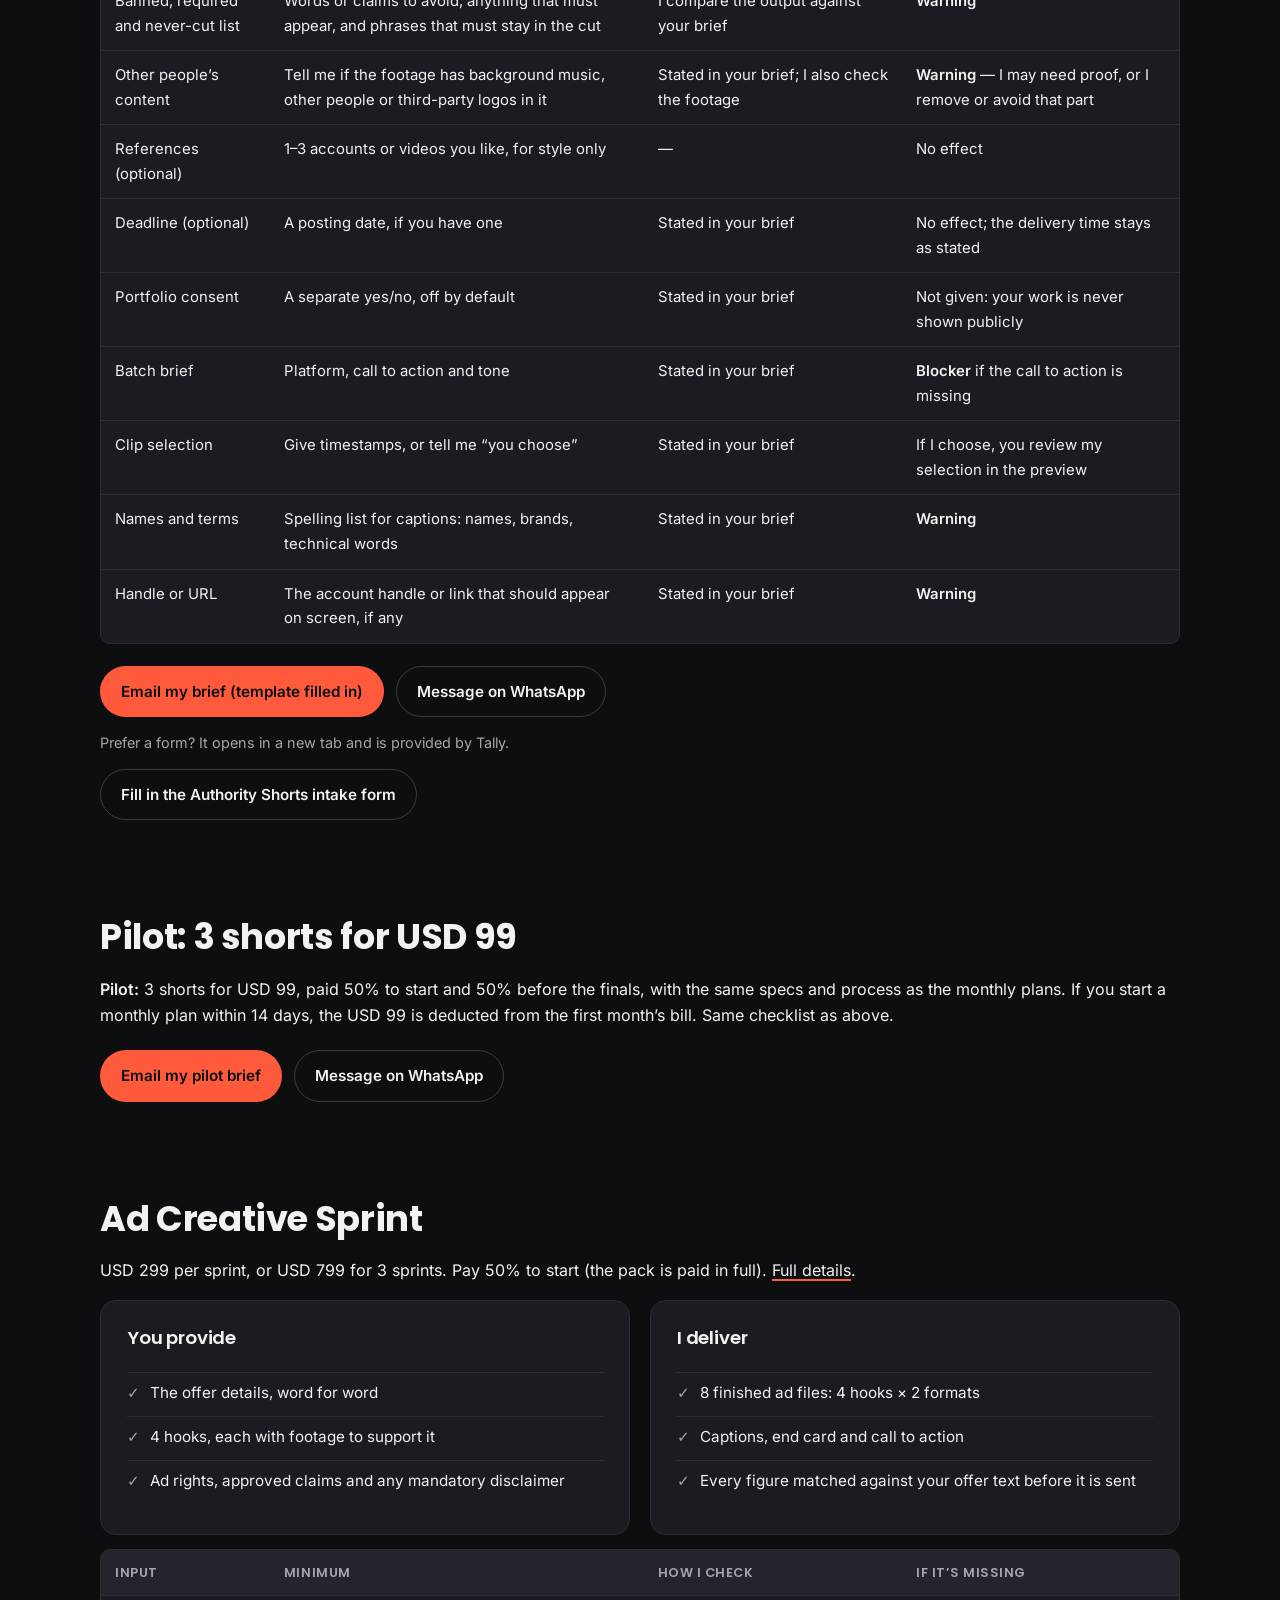
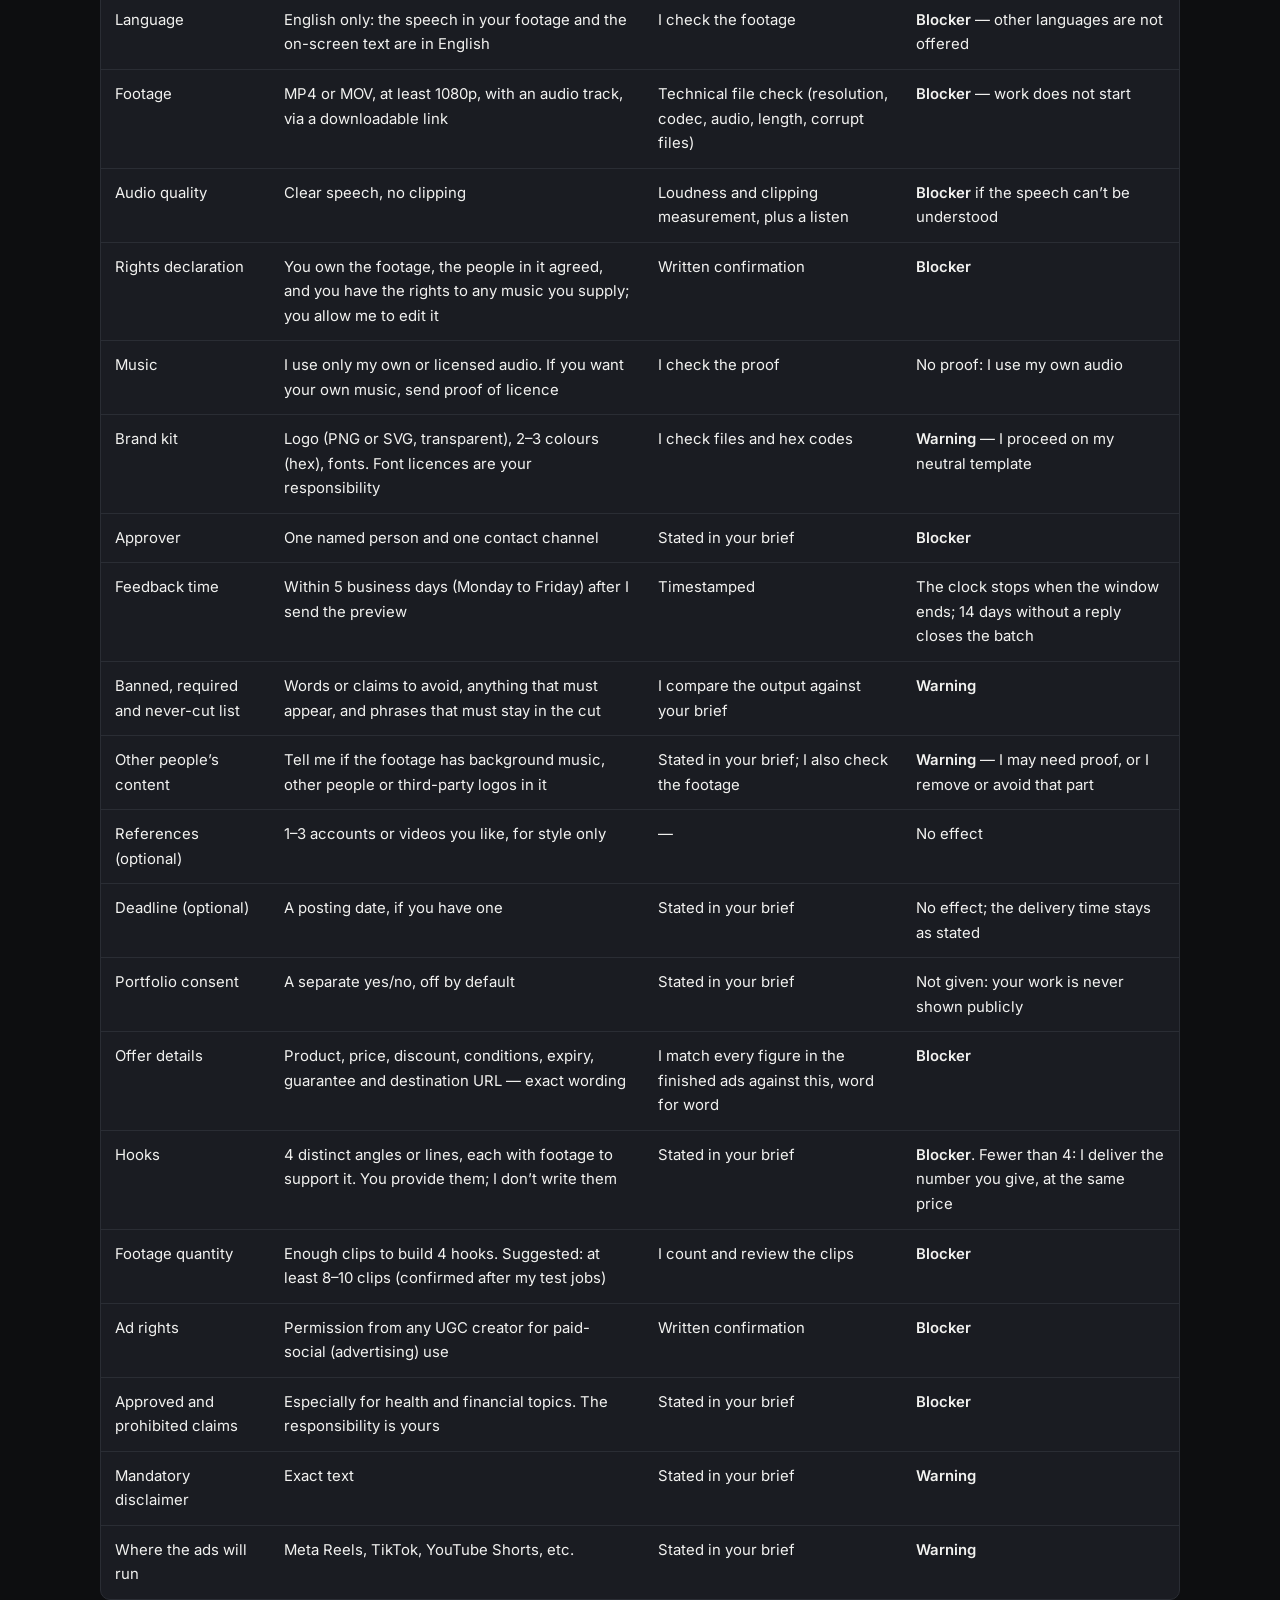
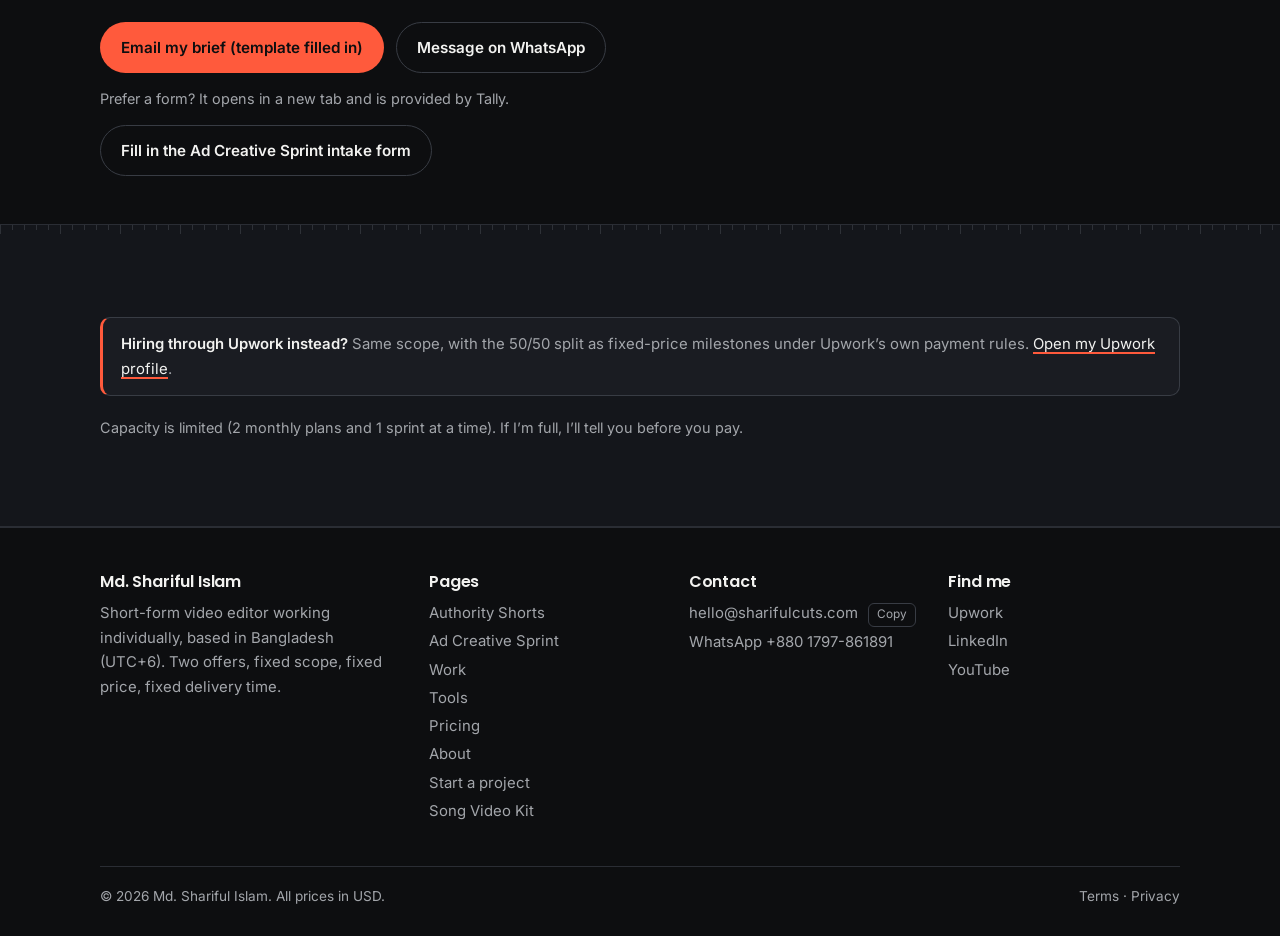
<file: start.html>
<!DOCTYPE html>
<html lang="en">
<head>
<meta charset="UTF-8">
<meta name="viewport" content="width=device-width, initial-scale=1">
<title>Start a project — send your brief | Md. Shariful Islam</title>
<meta name="description" content="Choose Authority Shorts, the 3-short pilot or an Ad Creative Sprint, and see exactly what I need from you before editing starts.">
<link rel="canonical" href="https://sharifulcuts.com/start">
<meta property="og:type" content="website">
<meta property="og:title" content="Start a project — send your brief | Md. Shariful Islam">
<meta property="og:description" content="Choose Authority Shorts, the 3-short pilot or an Ad Creative Sprint, and see exactly what I need from you before editing starts.">
<meta property="og:image" content="https://sharifulcuts.com/assets/img/og-home.jpg">
<meta name="twitter:image" content="https://sharifulcuts.com/assets/img/og-home.jpg">
<meta property="og:url" content="https://sharifulcuts.com/start">
<meta property="og:site_name" content="Md. Shariful Islam">
<meta name="twitter:card" content="summary_large_image">
<meta name="theme-color" content="#0d0e10">
<link rel="icon" href="assets/img/favicon.ico?v=19" sizes="any">
<link rel="icon" type="image/png" sizes="32x32" href="assets/img/favicon-32.png?v=19">
<link rel="apple-touch-icon" href="assets/img/apple-touch-icon.png?v=19">
<link rel="manifest" href="assets/site.webmanifest">
<link rel="preload" href="assets/fonts/inter-latin-400-normal.woff2" as="font" type="font/woff2" crossorigin>
<link rel="preload" href="assets/fonts/poppins-latin-700-normal.woff2" as="font" type="font/woff2" crossorigin>
<link rel="stylesheet" href="assets/css/style.css?v=19">

</head>
<body>
<a class="skip" href="#main">Skip to content</a>
<header class="site-header">
<div class="container nav">
<a class="brand" href="index.html" aria-label="Md. Shariful Islam — home"><svg xmlns="http://www.w3.org/2000/svg" viewBox="0 0 288.7 64" role="img" aria-label="Md. Shariful Islam" class="wordmark" height="34"><path fill="currentColor" d="M27.42 19.54V42H21.95V28.53L16.93 42H12.51L7.46 28.5V42H1.98V19.54H8.45L14.75 35.09L20.99 19.54Z M37.64 23.89Q39.4 23.89 40.86 24.62Q42.32 25.36 43.15 26.61V18.32H48.62V42H43.15V39.44Q42.38 40.72 40.96 41.49Q39.53 42.26 37.64 42.26Q35.44 42.26 33.64 41.12Q31.85 39.98 30.81 37.89Q29.77 35.79 29.77 33.04Q29.77 30.29 30.81 28.21Q31.85 26.13 33.64 25.01Q35.44 23.89 37.64 23.89ZM39.24 28.66Q37.61 28.66 36.48 29.82Q35.34 30.99 35.34 33.04Q35.34 35.09 36.48 36.29Q37.61 37.49 39.24 37.49Q40.88 37.49 42.01 36.3Q43.15 35.12 43.15 33.07Q43.15 31.02 42.01 29.84Q40.88 28.66 39.24 28.66Z M51.38 39.31Q51.38 38.03 52.3 37.17Q53.21 36.3 54.65 36.3Q56.06 36.3 56.97 37.17Q57.88 38.03 57.88 39.31Q57.88 40.56 56.97 41.41Q56.06 42.26 54.65 42.26Q53.21 42.26 52.3 41.41Q51.38 40.56 51.38 39.31Z  M66.26 35.28H72.08Q72.21 36.53 72.94 37.18Q73.68 37.84 74.86 37.84Q76.08 37.84 76.78 37.28Q77.49 36.72 77.49 35.73Q77.49 34.9 76.93 34.35Q76.37 33.81 75.55 33.46Q74.74 33.1 73.23 32.66Q71.06 31.98 69.68 31.31Q68.3 30.64 67.31 29.33Q66.32 28.02 66.32 25.9Q66.32 22.77 68.59 20.99Q70.86 19.22 74.51 19.22Q78.22 19.22 80.5 20.99Q82.77 22.77 82.93 25.94H77.01Q76.94 24.85 76.21 24.22Q75.47 23.6 74.32 23.6Q73.33 23.6 72.72 24.13Q72.11 24.66 72.11 25.65Q72.11 26.74 73.14 27.34Q74.16 27.95 76.34 28.66Q78.51 29.39 79.87 30.06Q81.23 30.74 82.22 32.02Q83.22 33.3 83.22 35.31Q83.22 37.23 82.24 38.8Q81.26 40.37 79.41 41.3Q77.55 42.22 75.02 42.22Q72.56 42.22 70.61 41.42Q68.66 40.62 67.49 39.06Q66.32 37.49 66.26 35.28Z M103.84 31.57V42H98.4V32.3Q98.4 30.51 97.47 29.52Q96.54 28.53 94.97 28.53Q93.4 28.53 92.48 29.52Q91.55 30.51 91.55 32.3V42H86.08V18.32H91.55V26.54Q92.38 25.36 93.82 24.66Q95.26 23.95 97.05 23.95Q100.12 23.95 101.98 25.98Q103.84 28.02 103.84 31.57Z M113.93 23.89Q115.82 23.89 117.24 24.66Q118.66 25.42 119.43 26.67V24.14H124.9V42H119.43V39.47Q118.63 40.72 117.21 41.49Q115.78 42.26 113.9 42.26Q111.72 42.26 109.93 41.12Q108.14 39.98 107.1 37.89Q106.06 35.79 106.06 33.04Q106.06 30.29 107.1 28.21Q108.14 26.13 109.93 25.01Q111.72 23.89 113.93 23.89ZM115.53 28.66Q113.9 28.66 112.76 29.82Q111.62 30.99 111.62 33.04Q111.62 35.09 112.76 36.29Q113.9 37.49 115.53 37.49Q117.16 37.49 118.3 36.3Q119.43 35.12 119.43 33.07Q119.43 31.02 118.3 29.84Q117.16 28.66 115.53 28.66Z M139.44 23.95V29.74H137.94Q135.89 29.74 134.87 30.62Q133.84 31.5 133.84 33.71V42H128.37V24.14H133.84V27.12Q134.8 25.65 136.24 24.8Q137.68 23.95 139.44 23.95Z M141.06 19.34Q141.06 18.06 141.97 17.22Q142.88 16.37 144.32 16.37Q145.73 16.37 146.64 17.22Q147.55 18.06 147.55 19.34Q147.55 20.59 146.64 21.44Q145.73 22.29 144.32 22.29Q142.88 22.29 141.97 21.44Q141.06 20.59 141.06 19.34ZM147.04 24.14V42H141.57V24.14Z M159.47 28.69H156.52V42H151.05V28.69H149.07V24.14H151.05V23.63Q151.05 20.34 152.94 18.62Q154.83 16.91 158.48 16.91Q159.08 16.91 159.37 16.94V21.58Q157.8 21.49 157.16 22.03Q156.52 22.58 156.52 23.98V24.14H159.47Z M179.16 24.14V42H173.69V39.57Q172.86 40.75 171.43 41.47Q170.01 42.19 168.28 42.19Q166.23 42.19 164.66 41.28Q163.1 40.37 162.23 38.64Q161.37 36.91 161.37 34.58V24.14H166.81V33.84Q166.81 35.63 167.74 36.62Q168.66 37.62 170.23 37.62Q171.83 37.62 172.76 36.62Q173.69 35.63 173.69 33.84V24.14Z M188.07 18.32V42H182.6V18.32Z  M207.86 36.14H213.27Q213.36 37.07 214.13 37.65Q214.9 38.22 216.02 38.22Q217.04 38.22 217.6 37.82Q218.16 37.42 218.16 36.78Q218.16 36.02 217.36 35.65Q216.56 35.28 214.77 34.83Q212.85 34.38 211.57 33.89Q210.29 33.39 209.36 32.32Q208.44 31.25 208.44 29.42Q208.44 27.89 209.28 26.62Q210.13 25.36 211.78 24.62Q213.43 23.89 215.7 23.89Q219.06 23.89 221 25.55Q222.93 27.22 223.22 29.97H218.16Q218.04 29.04 217.35 28.5Q216.66 27.95 215.54 27.95Q214.58 27.95 214.07 28.32Q213.56 28.69 213.56 29.33Q213.56 30.1 214.37 30.48Q215.19 30.86 216.92 31.25Q218.9 31.76 220.15 32.26Q221.4 32.75 222.34 33.86Q223.28 34.96 223.32 36.82Q223.32 38.38 222.44 39.62Q221.56 40.85 219.91 41.55Q218.26 42.26 216.08 42.26Q213.75 42.26 211.92 41.46Q210.1 40.66 209.04 39.26Q207.99 37.87 207.86 36.14Z M231.65 18.32V42H226.18V18.32Z M241.9 23.89Q243.79 23.89 245.21 24.66Q246.64 25.42 247.4 26.67V24.14H252.88V42H247.4V39.47Q246.6 40.72 245.18 41.49Q243.76 42.26 241.87 42.26Q239.69 42.26 237.9 41.12Q236.11 39.98 235.07 37.89Q234.03 35.79 234.03 33.04Q234.03 30.29 235.07 28.21Q236.11 26.13 237.9 25.01Q239.69 23.89 241.9 23.89ZM243.5 28.66Q241.87 28.66 240.73 29.82Q239.6 30.99 239.6 33.04Q239.6 35.09 240.73 36.29Q241.87 37.49 243.5 37.49Q245.13 37.49 246.27 36.3Q247.4 35.12 247.4 33.07Q247.4 31.02 246.27 29.84Q245.13 28.66 243.5 28.66Z M286.39 31.57V42H280.95V32.3Q280.95 30.58 280.04 29.63Q279.13 28.69 277.53 28.69Q275.93 28.69 275.02 29.63Q274.1 30.58 274.1 32.3V42H268.66V32.3Q268.66 30.58 267.75 29.63Q266.84 28.69 265.24 28.69Q263.64 28.69 262.73 29.63Q261.82 30.58 261.82 32.3V42H256.34V24.14H261.82V26.38Q262.65 25.26 263.99 24.61Q265.34 23.95 267.03 23.95Q269.05 23.95 270.63 24.82Q272.22 25.68 273.11 27.28Q274.04 25.81 275.64 24.88Q277.24 23.95 279.13 23.95Q282.46 23.95 284.42 25.97Q286.39 27.98 286.39 31.57Z"/><g class="playhead"><rect x="198.84" y="14" width="4.5" height="34" rx="1" fill="var(--accent)"/><polygon points="195.34,6 206.84,6 201.09,16" fill="var(--accent)"/></g></svg></a>
<nav class="nav-links" aria-label="Main"><a href="authority-shorts.html">Authority Shorts</a><a href="ad-creative-sprint.html">Ad Creative Sprint</a><a href="work.html">Work</a><a href="tools.html">Tools</a><a href="about.html">About</a></nav>
<div class="nav-cta"><a class="nav-ext" href="https://www.upwork.com/freelancers/~01e389eef945cdf1aa?mp_source=share" rel="noopener">Upwork</a><a class="btn btn-primary btn-sm" href="https://tally.so/r/OQlyGY?utm_source=sharifulcuts&utm_medium=site&utm_campaign=launch&utm_content=nav" target="_blank" rel="noopener" title="Opens the intake form in a new tab">Start a project</a></div>
<button class="menu-btn" id="menu-btn" aria-expanded="false" aria-controls="mobile-menu">Menu</button>
</div>
<div class="mobile-menu" id="mobile-menu"><a href="authority-shorts.html">Authority Shorts</a><a href="ad-creative-sprint.html">Ad Creative Sprint</a><a href="work.html">Work</a><a href="tools.html">Tools</a><a href="about.html">About</a><a href="index.html#pricing">Pricing</a><a href="https://www.upwork.com/freelancers/~01e389eef945cdf1aa?mp_source=share" rel="noopener">Upwork profile</a><a class="btn btn-primary" href="https://tally.so/r/OQlyGY?utm_source=sharifulcuts&utm_medium=site&utm_campaign=launch&utm_content=mobile-menu" target="_blank" rel="noopener" title="Opens the intake form in a new tab">Start a project</a></div>
</header>
<main id="main">
<section class="page-head"><div class="container">
<div class="eyebrow">Start a project</div>
<h1>Send your brief</h1>
<p class="lead">Pick the offer, gather what’s on its checklist, and send it by email or WhatsApp. Within one business day I’ll reply with one message: what’s complete, what’s missing, and a short summary of what I understood. Editing starts, and the delivery clock runs, only once your input is complete.</p>
<div class="toc"><a href="#authority">Authority Shorts</a><a href="#pilot">Pilot</a><a href="#sprint">Ad Creative Sprint</a></div>
</div></section>

<section class="section--tight anchor" id="authority"><div class="container">
<h2>Authority Shorts</h2>
<p>USD 360 / USD 560 / USD 780 per month for 12 / 20 / 30 shorts. Paid monthly in advance. <a href="authority-shorts.html">Full details</a>.</p>
<div class="grid grid-2"><div class="card"><h3>You provide</h3><ul class="facts"><li>Talking-head or long-form footage (1080p+, clear speech)</li><li>Brand kit, brief and one named approver</li><li>Rights declaration and feedback within the window</li></ul></div><div class="card"><h3>I deliver</h3><ul class="facts"><li>Finished 9:16 Shorts, plus 4:5 versions where your plan includes them</li><li>Animated captions, hook titles, B-roll, licensed music</li><li>Every file checked against your brief before it is sent</li></ul></div></div>
<div class="table-wrap"><table><thead><tr><th>Input</th><th>Minimum</th><th>How I check</th><th>If it’s missing</th></tr></thead><tbody><tr><td>Language</td><td>English only: the speech in your footage and the on-screen text are in English</td><td>I check the footage</td><td><strong>Blocker</strong> — other languages are not offered</td></tr><tr><td>Footage</td><td>MP4 or MOV, at least 1080p, with an audio track, via a downloadable link</td><td>Technical file check (resolution, codec, audio, length, corrupt files)</td><td><strong>Blocker</strong> — work does not start</td></tr><tr><td>Audio quality</td><td>Clear speech, no clipping</td><td>Loudness and clipping measurement, plus a listen</td><td><strong>Blocker</strong> if the speech can’t be understood</td></tr><tr><td>Rights declaration</td><td>You own the footage, the people in it agreed, and you have the rights to any music you supply; you allow me to edit it</td><td>Written confirmation</td><td><strong>Blocker</strong></td></tr><tr><td>Music</td><td>I use only my own or licensed audio. If you want your own music, send proof of licence</td><td>I check the proof</td><td>No proof: I use my own audio</td></tr><tr><td>Brand kit</td><td>Logo (PNG or SVG, transparent), 2–3 colours (hex), fonts. Font licences are your responsibility</td><td>I check files and hex codes</td><td><strong>Warning</strong> — I proceed on my neutral template</td></tr><tr><td>Approver</td><td>One named person and one contact channel</td><td>Stated in your brief</td><td><strong>Blocker</strong></td></tr><tr><td>Feedback time</td><td>Within 5 business days (Monday to Friday) after I send the preview</td><td>Timestamped</td><td>The clock stops when the window ends; 14 days without a reply closes the batch</td></tr><tr><td>Banned, required and never-cut list</td><td>Words or claims to avoid, anything that must appear, and phrases that must stay in the cut</td><td>I compare the output against your brief</td><td><strong>Warning</strong></td></tr><tr><td>Other people’s content</td><td>Tell me if the footage has background music, other people or third-party logos in it</td><td>Stated in your brief; I also check the footage</td><td><strong>Warning</strong> — I may need proof, or I remove or avoid that part</td></tr><tr><td>References (optional)</td><td>1–3 accounts or videos you like, for style only</td><td>—</td><td>No effect</td></tr><tr><td>Deadline (optional)</td><td>A posting date, if you have one</td><td>Stated in your brief</td><td>No effect; the delivery time stays as stated</td></tr><tr><td>Portfolio consent</td><td>A separate yes/no, off by default</td><td>Stated in your brief</td><td>Not given: your work is never shown publicly</td></tr><tr><td>Batch brief</td><td>Platform, call to action and tone</td><td>Stated in your brief</td><td><strong>Blocker</strong> if the call to action is missing</td></tr><tr><td>Clip selection</td><td>Give timestamps, or tell me “you choose”</td><td>Stated in your brief</td><td>If I choose, you review my selection in the preview</td></tr><tr><td>Names and terms</td><td>Spelling list for captions: names, brands, technical words</td><td>Stated in your brief</td><td><strong>Warning</strong></td></tr><tr><td>Handle or URL</td><td>The account handle or link that should appear on screen, if any</td><td>Stated in your brief</td><td><strong>Warning</strong></td></tr></tbody></table></div>
<div class="btn-row"><a class="btn btn-primary" href="mailto:hello@sharifulcuts.com?subject=Authority%20Shorts%20brief&amp;body=Offer%3A%20Authority%20Shorts%20-%20plan%3A%20%5BPilot%20/%20Starter%20/%20Growth%20/%20Scale%5D%0AName%3A%0ACompany%20or%20channel%20link%3A%0AFootage%20link%20%28MP4%20or%20MOV%2C%201080p%20or%20higher%2C%20downloadable%29%3A%0APlatforms%3A%0ACall%20to%20action%3A%0ATone%3A%0AClip%20selection%20%28timestamps%2C%20or%20%22you%20choose%22%29%3A%0ANames%20and%20terms%20for%20captions%3A%0ABrand%20kit%20link%20%28logo%2C%202-3%20hex%20colours%2C%20fonts%29%3A%0AApprover%20%28name%20%2B%20contact%20channel%29%3A%0ARights%3A%20I%20own%20the%20footage%2C%20the%20people%20in%20it%20agreed%2C%20and%20I%20allow%20you%20to%20edit%20it%3A%20YES%20/%20NO%0AMusic%3A%20%5Buse%20yours%20/%20mine%2C%20with%20licence%20proof%20attached%5D%0APortfolio%20use%20allowed%20%28default%20NO%29%3A%20YES%20/%20NO%0A">Email my brief (template filled in)</a>
<a class="btn btn-ghost" href="https://wa.me/8801797861891?text=Hi%20Shariful%2C%20I%20would%20like%20to%20start%20Authority%20Shorts.%20Plan%3A%20" rel="noopener">Message on WhatsApp</a></div>
<p class="small muted" style="margin-top:14px">Prefer a form? It opens in a new tab and is provided by Tally.</p><div class="btn-row" style="margin-top:8px"><a class="btn btn-ghost" href="https://tally.so/r/OQlyGY" target="_blank" rel="noopener">Fill in the Authority Shorts intake form</a></div>
</div></section>

<section class="section--tight anchor" id="pilot"><div class="container">
<h2>Pilot: 3 shorts for USD 99</h2>
<p><strong>Pilot:</strong> 3 shorts for USD 99, paid 50% to start and 50% before the finals, with the same specs and process as the monthly plans. If you start a monthly plan within 14 days, the USD 99 is deducted from the first month’s bill. Same checklist as above.</p>
<div class="btn-row"><a class="btn btn-primary" href="mailto:hello@sharifulcuts.com?subject=Authority%20Shorts%20pilot%20brief&amp;body=Offer%3A%20Authority%20Shorts%20-%20plan%3A%20Pilot%0AName%3A%0ACompany%20or%20channel%20link%3A%0AFootage%20link%20%28MP4%20or%20MOV%2C%201080p%20or%20higher%2C%20downloadable%29%3A%0APlatforms%3A%0ACall%20to%20action%3A%0ATone%3A%0AClip%20selection%20%28timestamps%2C%20or%20%22you%20choose%22%29%3A%0ANames%20and%20terms%20for%20captions%3A%0ABrand%20kit%20link%20%28logo%2C%202-3%20hex%20colours%2C%20fonts%29%3A%0AApprover%20%28name%20%2B%20contact%20channel%29%3A%0ARights%3A%20I%20own%20the%20footage%2C%20the%20people%20in%20it%20agreed%2C%20and%20I%20allow%20you%20to%20edit%20it%3A%20YES%20/%20NO%0AMusic%3A%20%5Buse%20yours%20/%20mine%2C%20with%20licence%20proof%20attached%5D%0APortfolio%20use%20allowed%20%28default%20NO%29%3A%20YES%20/%20NO%0A">Email my pilot brief</a>
<a class="btn btn-ghost" href="https://wa.me/8801797861891?text=Hi%20Shariful%2C%20I%20would%20like%20to%20start%20the%203-short%20pilot." rel="noopener">Message on WhatsApp</a></div>
</div></section>

<section class="section--tight anchor" id="sprint"><div class="container">
<h2>Ad Creative Sprint</h2>
<p>USD 299 per sprint, or USD 799 for 3 sprints. Pay 50% to start (the pack is paid in full). <a href="ad-creative-sprint.html">Full details</a>.</p>
<div class="grid grid-2"><div class="card"><h3>You provide</h3><ul class="facts"><li>The offer details, word for word</li><li>4 hooks, each with footage to support it</li><li>Ad rights, approved claims and any mandatory disclaimer</li></ul></div><div class="card"><h3>I deliver</h3><ul class="facts"><li>8 finished ad files: 4 hooks × 2 formats</li><li>Captions, end card and call to action</li><li>Every figure matched against your offer text before it is sent</li></ul></div></div>
<div class="table-wrap"><table><thead><tr><th>Input</th><th>Minimum</th><th>How I check</th><th>If it’s missing</th></tr></thead><tbody><tr><td>Language</td><td>English only: the speech in your footage and the on-screen text are in English</td><td>I check the footage</td><td><strong>Blocker</strong> — other languages are not offered</td></tr><tr><td>Footage</td><td>MP4 or MOV, at least 1080p, with an audio track, via a downloadable link</td><td>Technical file check (resolution, codec, audio, length, corrupt files)</td><td><strong>Blocker</strong> — work does not start</td></tr><tr><td>Audio quality</td><td>Clear speech, no clipping</td><td>Loudness and clipping measurement, plus a listen</td><td><strong>Blocker</strong> if the speech can’t be understood</td></tr><tr><td>Rights declaration</td><td>You own the footage, the people in it agreed, and you have the rights to any music you supply; you allow me to edit it</td><td>Written confirmation</td><td><strong>Blocker</strong></td></tr><tr><td>Music</td><td>I use only my own or licensed audio. If you want your own music, send proof of licence</td><td>I check the proof</td><td>No proof: I use my own audio</td></tr><tr><td>Brand kit</td><td>Logo (PNG or SVG, transparent), 2–3 colours (hex), fonts. Font licences are your responsibility</td><td>I check files and hex codes</td><td><strong>Warning</strong> — I proceed on my neutral template</td></tr><tr><td>Approver</td><td>One named person and one contact channel</td><td>Stated in your brief</td><td><strong>Blocker</strong></td></tr><tr><td>Feedback time</td><td>Within 5 business days (Monday to Friday) after I send the preview</td><td>Timestamped</td><td>The clock stops when the window ends; 14 days without a reply closes the batch</td></tr><tr><td>Banned, required and never-cut list</td><td>Words or claims to avoid, anything that must appear, and phrases that must stay in the cut</td><td>I compare the output against your brief</td><td><strong>Warning</strong></td></tr><tr><td>Other people’s content</td><td>Tell me if the footage has background music, other people or third-party logos in it</td><td>Stated in your brief; I also check the footage</td><td><strong>Warning</strong> — I may need proof, or I remove or avoid that part</td></tr><tr><td>References (optional)</td><td>1–3 accounts or videos you like, for style only</td><td>—</td><td>No effect</td></tr><tr><td>Deadline (optional)</td><td>A posting date, if you have one</td><td>Stated in your brief</td><td>No effect; the delivery time stays as stated</td></tr><tr><td>Portfolio consent</td><td>A separate yes/no, off by default</td><td>Stated in your brief</td><td>Not given: your work is never shown publicly</td></tr><tr><td>Offer details</td><td>Product, price, discount, conditions, expiry, guarantee and destination URL — exact wording</td><td>I match every figure in the finished ads against this, word for word</td><td><strong>Blocker</strong></td></tr><tr><td>Hooks</td><td>4 distinct angles or lines, each with footage to support it. You provide them; I don’t write them</td><td>Stated in your brief</td><td><strong>Blocker</strong>. Fewer than 4: I deliver the number you give, at the same price</td></tr><tr><td>Footage quantity</td><td>Enough clips to build 4 hooks. Suggested: at least 8–10 clips (confirmed after my test jobs)</td><td>I count and review the clips</td><td><strong>Blocker</strong></td></tr><tr><td>Ad rights</td><td>Permission from any UGC creator for paid-social (advertising) use</td><td>Written confirmation</td><td><strong>Blocker</strong></td></tr><tr><td>Approved and prohibited claims</td><td>Especially for health and financial topics. The responsibility is yours</td><td>Stated in your brief</td><td><strong>Blocker</strong></td></tr><tr><td>Mandatory disclaimer</td><td>Exact text</td><td>Stated in your brief</td><td><strong>Warning</strong></td></tr><tr><td>Where the ads will run</td><td>Meta Reels, TikTok, YouTube Shorts, etc.</td><td>Stated in your brief</td><td><strong>Warning</strong></td></tr></tbody></table></div>
<div class="btn-row"><a class="btn btn-primary" href="mailto:hello@sharifulcuts.com?subject=Ad%20Creative%20Sprint%20brief&amp;body=Offer%3A%20Ad%20Creative%20Sprint%20-%20%5B1%20sprint%20/%203-sprint%20pack%5D%0AName%3A%0ABrand%20and%20product%3A%0AOffer%20details%2C%20exact%20wording%20%28price%2C%20discount%2C%20conditions%2C%20expiry%2C%20guarantee%2C%20destination%20URL%29%3A%0AConcept%20%28one%29%3A%0AHooks%20%284%20angles%20or%20lines%2C%20each%20with%20its%20footage%29%3A%0AFootage%20link%20%28MP4%20or%20MOV%2C%201080p%20or%20higher%2C%20downloadable%29%3A%0AWhere%20the%20ads%20will%20run%3A%0AAd%20rights%20for%20any%20UGC%20creator%20%28paid%20social%20use%29%3A%20YES%20/%20NO%0AApproved%20and%20prohibited%20claims%3A%0AMandatory%20disclaimer%20%28exact%20text%29%3A%0ABrand%20kit%20link%20%28logo%2C%202-3%20hex%20colours%2C%20fonts%29%3A%0AApprover%20%28name%20%2B%20contact%20channel%29%3A%0ARights%3A%20I%20own%20the%20footage%2C%20the%20people%20in%20it%20agreed%2C%20and%20I%20allow%20you%20to%20edit%20it%3A%20YES%20/%20NO%0APortfolio%20use%20allowed%20%28default%20NO%29%3A%20YES%20/%20NO%0A">Email my brief (template filled in)</a>
<a class="btn btn-ghost" href="https://wa.me/8801797861891?text=Hi%20Shariful%2C%20I%20would%20like%20to%20start%20an%20Ad%20Creative%20Sprint." rel="noopener">Message on WhatsApp</a></div>
<p class="small muted" style="margin-top:14px">Prefer a form? It opens in a new tab and is provided by Tally.</p><div class="btn-row" style="margin-top:8px"><a class="btn btn-ghost" href="https://tally.so/r/OQlyGY" target="_blank" rel="noopener">Fill in the Ad Creative Sprint intake form</a></div>
</div></section>

<section class="section section--alt"><div class="container">
<div class="notice"><strong>Hiring through Upwork instead?</strong> Same scope, with the 50/50 split as fixed-price milestones under Upwork’s own payment rules. <a href="https://www.upwork.com/freelancers/~01e389eef945cdf1aa?mp_source=share" rel="noopener">Open my Upwork profile</a>.</div>
<p class="small muted">Capacity is limited (2 monthly plans and 1 sprint at a time). If I’m full, I’ll tell you before you pay.</p>
</div></section>
</main>
<footer class="site-footer">
<div class="container">
<div class="footer-grid">
<div class="fcol-brand"><h4>Md. Shariful Islam</h4><p>Short-form video editor working individually, based in Bangladesh (UTC+6). Two offers, fixed scope, fixed price, fixed delivery time.</p></div>
<div><h4>Pages</h4><ul>
<li><a href="authority-shorts.html">Authority Shorts</a></li>
<li><a href="ad-creative-sprint.html">Ad Creative Sprint</a></li>
<li><a href="work.html">Work</a></li>
<li><a href="tools.html">Tools</a></li>
<li><a href="index.html#pricing">Pricing</a></li>
<li><a href="about.html">About</a></li>
<li><a href="start.html">Start a project</a></li>
<li><a href="song-video-kit.html">Song Video Kit</a></li></ul></div>
<div><h4>Contact</h4><ul>
<li><a href="mailto:hello@sharifulcuts.com">hello@sharifulcuts.com</a> <button class="copy-btn" type="button" data-copy="hello@sharifulcuts.com" aria-label="Copy email address">Copy</button></li>
<li><a href="https://wa.me/8801797861891" rel="noopener">WhatsApp +880 1797-861891</a></li></ul></div>
<div><h4>Find me</h4><ul>
<li><a href="https://www.upwork.com/freelancers/~01e389eef945cdf1aa?mp_source=share" rel="noopener">Upwork</a></li>
<li><a href="https://www.linkedin.com/in/sharifulcuts" rel="noopener">LinkedIn</a></li>
<li><a href="https://www.youtube.com/@sharifulbrand" rel="noopener">YouTube</a></li></ul></div>
</div>
<div class="legal-row"><span>© <span id="year">2026</span> Md. Shariful Islam. All prices in USD.</span>
<span><a href="terms.html">Terms</a> · <a href="privacy.html">Privacy</a></span></div>
</div>
</footer>
<script src="assets/js/main.js?v=19" defer></script>
</body>
</html>
</file>
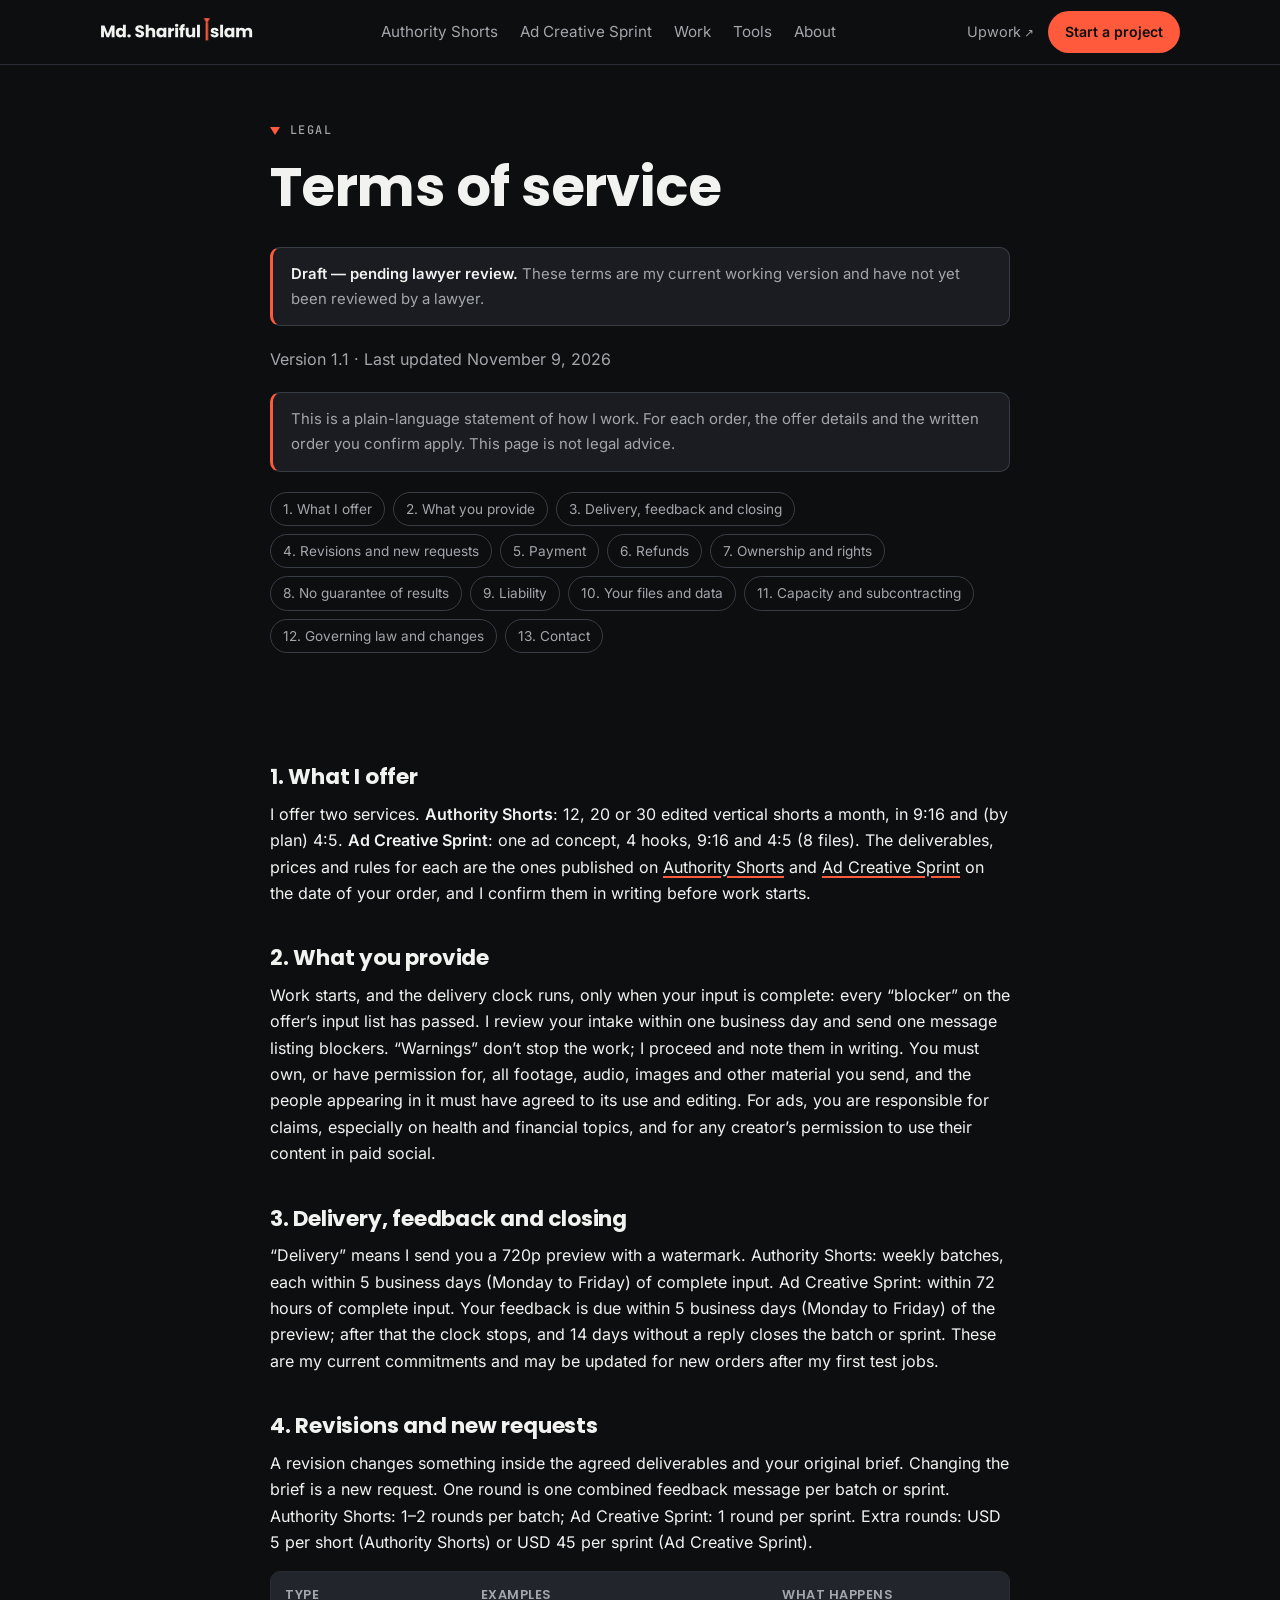
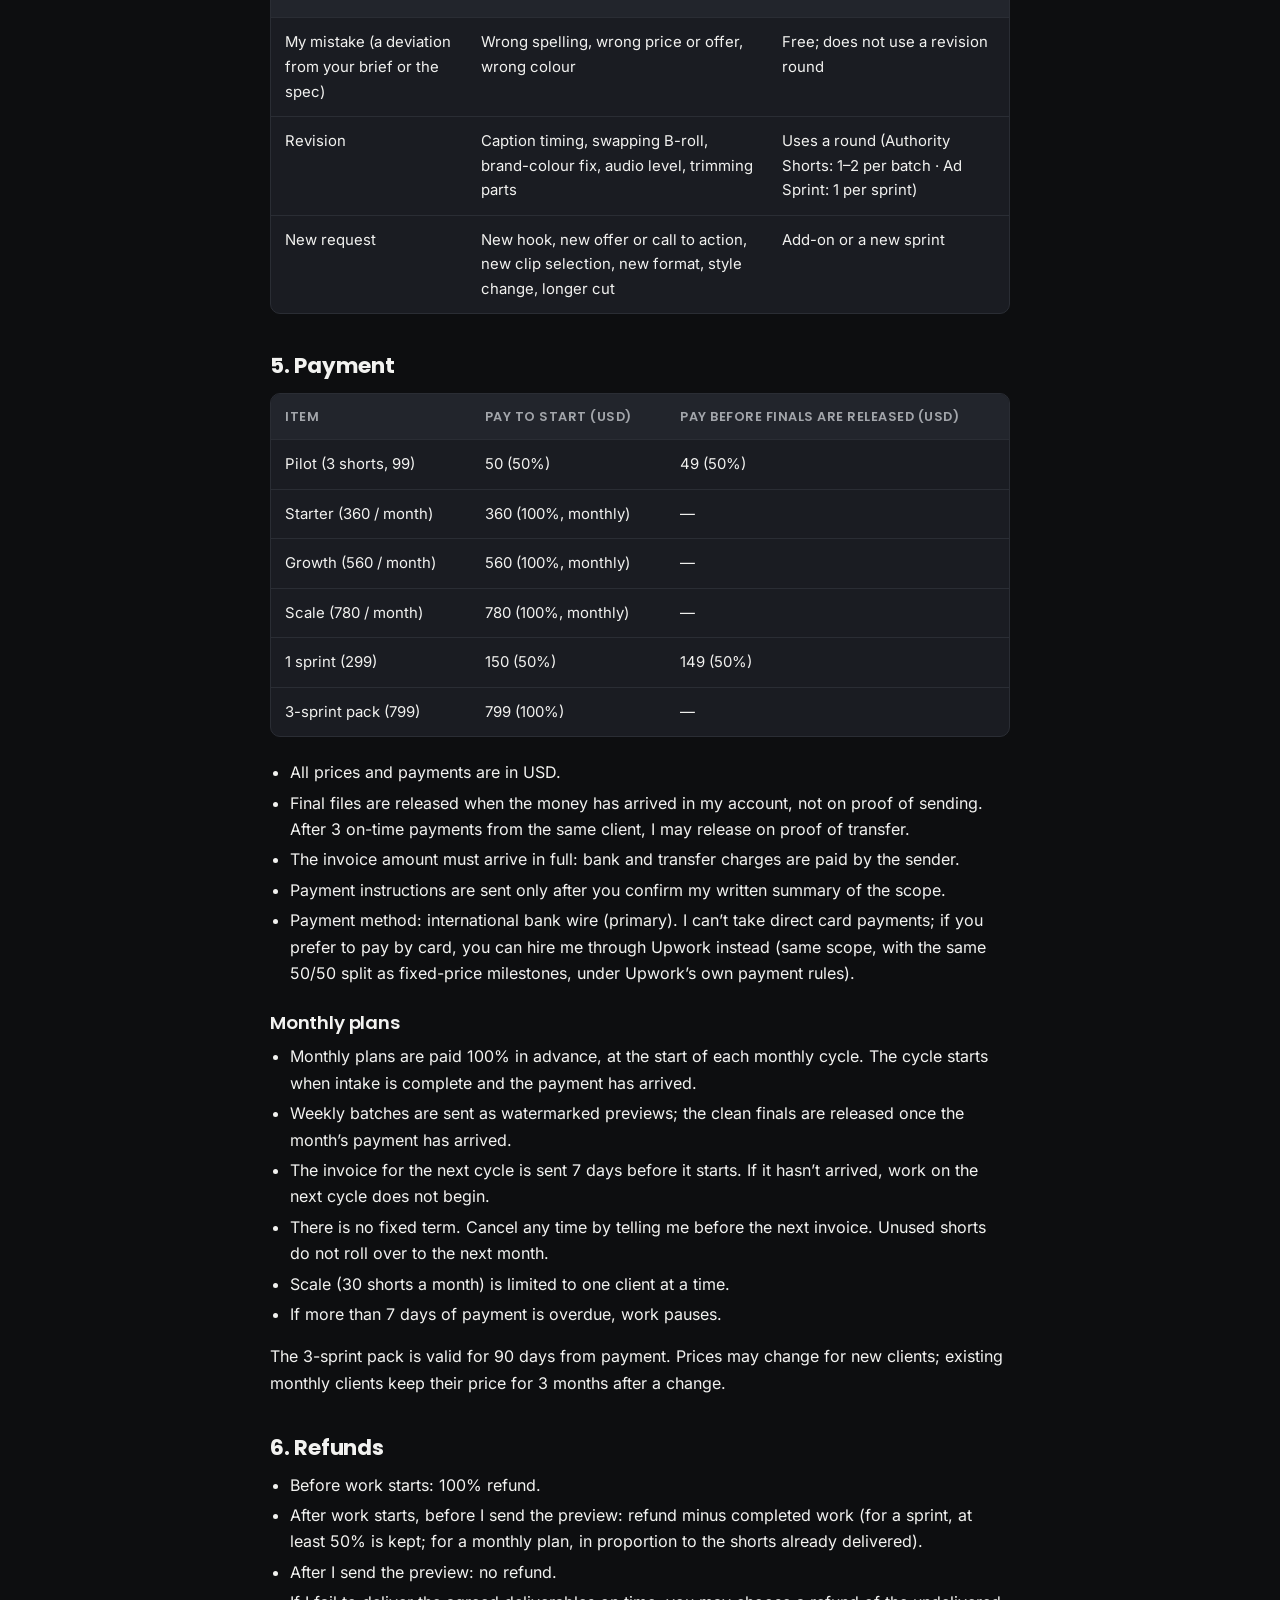
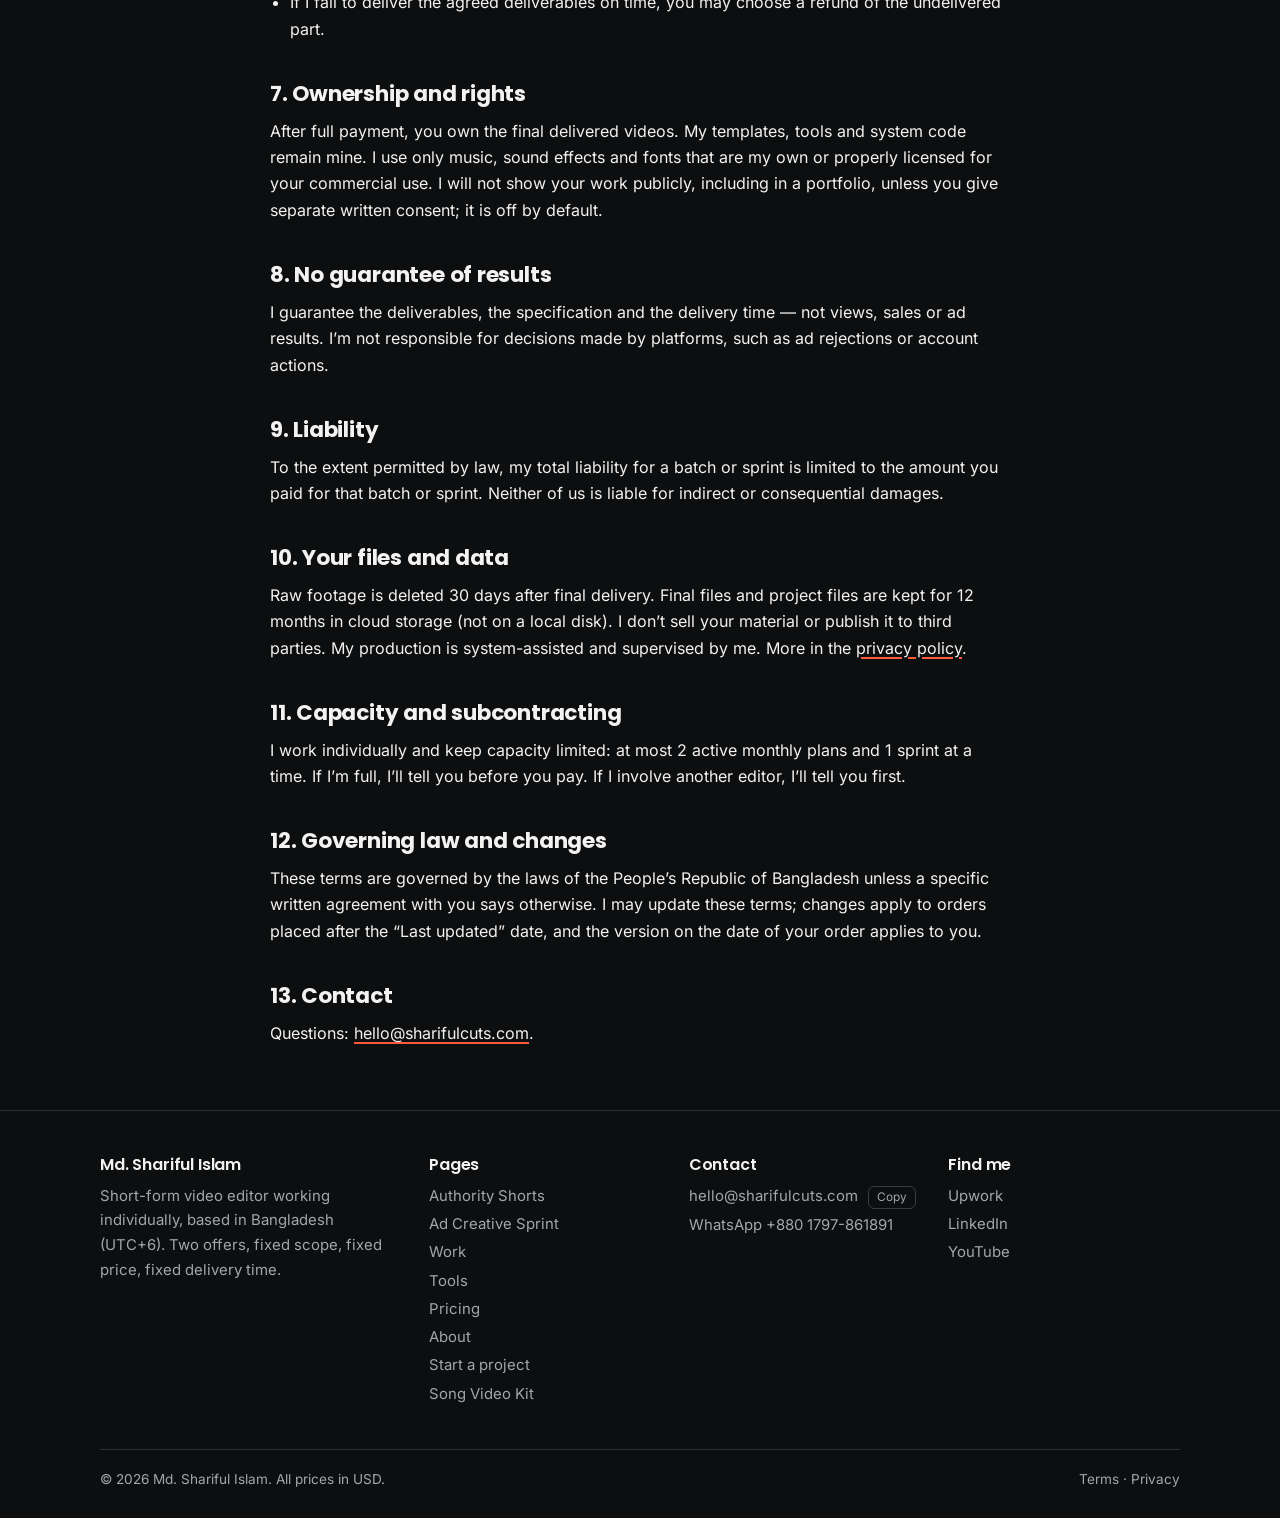
<file: terms.html>
<!DOCTYPE html>
<html lang="en">
<head>
<meta charset="UTF-8">
<meta name="viewport" content="width=device-width, initial-scale=1">
<title>Terms of service — Md. Shariful Islam</title>
<meta name="description" content="Delivery, revisions, payment, refunds, rights and data handling for Authority Shorts and Ad Creative Sprint.">
<link rel="canonical" href="https://sharifulcuts.com/terms">
<meta property="og:type" content="website">
<meta property="og:title" content="Terms of service — Md. Shariful Islam">
<meta property="og:description" content="Delivery, revisions, payment, refunds, rights and data handling for Authority Shorts and Ad Creative Sprint.">
<meta property="og:image" content="https://sharifulcuts.com/assets/img/og-home.jpg">
<meta name="twitter:image" content="https://sharifulcuts.com/assets/img/og-home.jpg">
<meta property="og:url" content="https://sharifulcuts.com/terms">
<meta property="og:site_name" content="Md. Shariful Islam">
<meta name="twitter:card" content="summary_large_image">
<meta name="theme-color" content="#0d0e10">
<link rel="icon" href="assets/img/favicon.ico?v=19" sizes="any">
<link rel="icon" type="image/png" sizes="32x32" href="assets/img/favicon-32.png?v=19">
<link rel="apple-touch-icon" href="assets/img/apple-touch-icon.png?v=19">
<link rel="manifest" href="assets/site.webmanifest">
<link rel="preload" href="assets/fonts/inter-latin-400-normal.woff2" as="font" type="font/woff2" crossorigin>
<link rel="preload" href="assets/fonts/poppins-latin-700-normal.woff2" as="font" type="font/woff2" crossorigin>
<link rel="stylesheet" href="assets/css/style.css?v=19">

</head>
<body>
<a class="skip" href="#main">Skip to content</a>
<header class="site-header">
<div class="container nav">
<a class="brand" href="index.html" aria-label="Md. Shariful Islam — home"><svg xmlns="http://www.w3.org/2000/svg" viewBox="0 0 288.7 64" role="img" aria-label="Md. Shariful Islam" class="wordmark" height="34"><path fill="currentColor" d="M27.42 19.54V42H21.95V28.53L16.93 42H12.51L7.46 28.5V42H1.98V19.54H8.45L14.75 35.09L20.99 19.54Z M37.64 23.89Q39.4 23.89 40.86 24.62Q42.32 25.36 43.15 26.61V18.32H48.62V42H43.15V39.44Q42.38 40.72 40.96 41.49Q39.53 42.26 37.64 42.26Q35.44 42.26 33.64 41.12Q31.85 39.98 30.81 37.89Q29.77 35.79 29.77 33.04Q29.77 30.29 30.81 28.21Q31.85 26.13 33.64 25.01Q35.44 23.89 37.64 23.89ZM39.24 28.66Q37.61 28.66 36.48 29.82Q35.34 30.99 35.34 33.04Q35.34 35.09 36.48 36.29Q37.61 37.49 39.24 37.49Q40.88 37.49 42.01 36.3Q43.15 35.12 43.15 33.07Q43.15 31.02 42.01 29.84Q40.88 28.66 39.24 28.66Z M51.38 39.31Q51.38 38.03 52.3 37.17Q53.21 36.3 54.65 36.3Q56.06 36.3 56.97 37.17Q57.88 38.03 57.88 39.31Q57.88 40.56 56.97 41.41Q56.06 42.26 54.65 42.26Q53.21 42.26 52.3 41.41Q51.38 40.56 51.38 39.31Z  M66.26 35.28H72.08Q72.21 36.53 72.94 37.18Q73.68 37.84 74.86 37.84Q76.08 37.84 76.78 37.28Q77.49 36.72 77.49 35.73Q77.49 34.9 76.93 34.35Q76.37 33.81 75.55 33.46Q74.74 33.1 73.23 32.66Q71.06 31.98 69.68 31.31Q68.3 30.64 67.31 29.33Q66.32 28.02 66.32 25.9Q66.32 22.77 68.59 20.99Q70.86 19.22 74.51 19.22Q78.22 19.22 80.5 20.99Q82.77 22.77 82.93 25.94H77.01Q76.94 24.85 76.21 24.22Q75.47 23.6 74.32 23.6Q73.33 23.6 72.72 24.13Q72.11 24.66 72.11 25.65Q72.11 26.74 73.14 27.34Q74.16 27.95 76.34 28.66Q78.51 29.39 79.87 30.06Q81.23 30.74 82.22 32.02Q83.22 33.3 83.22 35.31Q83.22 37.23 82.24 38.8Q81.26 40.37 79.41 41.3Q77.55 42.22 75.02 42.22Q72.56 42.22 70.61 41.42Q68.66 40.62 67.49 39.06Q66.32 37.49 66.26 35.28Z M103.84 31.57V42H98.4V32.3Q98.4 30.51 97.47 29.52Q96.54 28.53 94.97 28.53Q93.4 28.53 92.48 29.52Q91.55 30.51 91.55 32.3V42H86.08V18.32H91.55V26.54Q92.38 25.36 93.82 24.66Q95.26 23.95 97.05 23.95Q100.12 23.95 101.98 25.98Q103.84 28.02 103.84 31.57Z M113.93 23.89Q115.82 23.89 117.24 24.66Q118.66 25.42 119.43 26.67V24.14H124.9V42H119.43V39.47Q118.63 40.72 117.21 41.49Q115.78 42.26 113.9 42.26Q111.72 42.26 109.93 41.12Q108.14 39.98 107.1 37.89Q106.06 35.79 106.06 33.04Q106.06 30.29 107.1 28.21Q108.14 26.13 109.93 25.01Q111.72 23.89 113.93 23.89ZM115.53 28.66Q113.9 28.66 112.76 29.82Q111.62 30.99 111.62 33.04Q111.62 35.09 112.76 36.29Q113.9 37.49 115.53 37.49Q117.16 37.49 118.3 36.3Q119.43 35.12 119.43 33.07Q119.43 31.02 118.3 29.84Q117.16 28.66 115.53 28.66Z M139.44 23.95V29.74H137.94Q135.89 29.74 134.87 30.62Q133.84 31.5 133.84 33.71V42H128.37V24.14H133.84V27.12Q134.8 25.65 136.24 24.8Q137.68 23.95 139.44 23.95Z M141.06 19.34Q141.06 18.06 141.97 17.22Q142.88 16.37 144.32 16.37Q145.73 16.37 146.64 17.22Q147.55 18.06 147.55 19.34Q147.55 20.59 146.64 21.44Q145.73 22.29 144.32 22.29Q142.88 22.29 141.97 21.44Q141.06 20.59 141.06 19.34ZM147.04 24.14V42H141.57V24.14Z M159.47 28.69H156.52V42H151.05V28.69H149.07V24.14H151.05V23.63Q151.05 20.34 152.94 18.62Q154.83 16.91 158.48 16.91Q159.08 16.91 159.37 16.94V21.58Q157.8 21.49 157.16 22.03Q156.52 22.58 156.52 23.98V24.14H159.47Z M179.16 24.14V42H173.69V39.57Q172.86 40.75 171.43 41.47Q170.01 42.19 168.28 42.19Q166.23 42.19 164.66 41.28Q163.1 40.37 162.23 38.64Q161.37 36.91 161.37 34.58V24.14H166.81V33.84Q166.81 35.63 167.74 36.62Q168.66 37.62 170.23 37.62Q171.83 37.62 172.76 36.62Q173.69 35.63 173.69 33.84V24.14Z M188.07 18.32V42H182.6V18.32Z  M207.86 36.14H213.27Q213.36 37.07 214.13 37.65Q214.9 38.22 216.02 38.22Q217.04 38.22 217.6 37.82Q218.16 37.42 218.16 36.78Q218.16 36.02 217.36 35.65Q216.56 35.28 214.77 34.83Q212.85 34.38 211.57 33.89Q210.29 33.39 209.36 32.32Q208.44 31.25 208.44 29.42Q208.44 27.89 209.28 26.62Q210.13 25.36 211.78 24.62Q213.43 23.89 215.7 23.89Q219.06 23.89 221 25.55Q222.93 27.22 223.22 29.97H218.16Q218.04 29.04 217.35 28.5Q216.66 27.95 215.54 27.95Q214.58 27.95 214.07 28.32Q213.56 28.69 213.56 29.33Q213.56 30.1 214.37 30.48Q215.19 30.86 216.92 31.25Q218.9 31.76 220.15 32.26Q221.4 32.75 222.34 33.86Q223.28 34.96 223.32 36.82Q223.32 38.38 222.44 39.62Q221.56 40.85 219.91 41.55Q218.26 42.26 216.08 42.26Q213.75 42.26 211.92 41.46Q210.1 40.66 209.04 39.26Q207.99 37.87 207.86 36.14Z M231.65 18.32V42H226.18V18.32Z M241.9 23.89Q243.79 23.89 245.21 24.66Q246.64 25.42 247.4 26.67V24.14H252.88V42H247.4V39.47Q246.6 40.72 245.18 41.49Q243.76 42.26 241.87 42.26Q239.69 42.26 237.9 41.12Q236.11 39.98 235.07 37.89Q234.03 35.79 234.03 33.04Q234.03 30.29 235.07 28.21Q236.11 26.13 237.9 25.01Q239.69 23.89 241.9 23.89ZM243.5 28.66Q241.87 28.66 240.73 29.82Q239.6 30.99 239.6 33.04Q239.6 35.09 240.73 36.29Q241.87 37.49 243.5 37.49Q245.13 37.49 246.27 36.3Q247.4 35.12 247.4 33.07Q247.4 31.02 246.27 29.84Q245.13 28.66 243.5 28.66Z M286.39 31.57V42H280.95V32.3Q280.95 30.58 280.04 29.63Q279.13 28.69 277.53 28.69Q275.93 28.69 275.02 29.63Q274.1 30.58 274.1 32.3V42H268.66V32.3Q268.66 30.58 267.75 29.63Q266.84 28.69 265.24 28.69Q263.64 28.69 262.73 29.63Q261.82 30.58 261.82 32.3V42H256.34V24.14H261.82V26.38Q262.65 25.26 263.99 24.61Q265.34 23.95 267.03 23.95Q269.05 23.95 270.63 24.82Q272.22 25.68 273.11 27.28Q274.04 25.81 275.64 24.88Q277.24 23.95 279.13 23.95Q282.46 23.95 284.42 25.97Q286.39 27.98 286.39 31.57Z"/><g class="playhead"><rect x="198.84" y="14" width="4.5" height="34" rx="1" fill="var(--accent)"/><polygon points="195.34,6 206.84,6 201.09,16" fill="var(--accent)"/></g></svg></a>
<nav class="nav-links" aria-label="Main"><a href="authority-shorts.html">Authority Shorts</a><a href="ad-creative-sprint.html">Ad Creative Sprint</a><a href="work.html">Work</a><a href="tools.html">Tools</a><a href="about.html">About</a></nav>
<div class="nav-cta"><a class="nav-ext" href="https://www.upwork.com/freelancers/~01e389eef945cdf1aa?mp_source=share" rel="noopener">Upwork</a><a class="btn btn-primary btn-sm" href="https://tally.so/r/OQlyGY?utm_source=sharifulcuts&utm_medium=site&utm_campaign=launch&utm_content=nav" target="_blank" rel="noopener" title="Opens the intake form in a new tab">Start a project</a></div>
<button class="menu-btn" id="menu-btn" aria-expanded="false" aria-controls="mobile-menu">Menu</button>
</div>
<div class="mobile-menu" id="mobile-menu"><a href="authority-shorts.html">Authority Shorts</a><a href="ad-creative-sprint.html">Ad Creative Sprint</a><a href="work.html">Work</a><a href="tools.html">Tools</a><a href="about.html">About</a><a href="index.html#pricing">Pricing</a><a href="https://www.upwork.com/freelancers/~01e389eef945cdf1aa?mp_source=share" rel="noopener">Upwork profile</a><a class="btn btn-primary" href="https://tally.so/r/OQlyGY?utm_source=sharifulcuts&utm_medium=site&utm_campaign=launch&utm_content=mobile-menu" target="_blank" rel="noopener" title="Opens the intake form in a new tab">Start a project</a></div>
</header>
<main id="main">
<section class="page-head"><div class="container prose"><div class="eyebrow">Legal</div><h1>Terms of service</h1>
<div class="notice"><strong>Draft — pending lawyer review.</strong> These terms are my current working version and have not yet been reviewed by a lawyer.</div>
<p class="muted">Version 1.1 · Last updated November 9, 2026</p>
<div class="notice">This is a plain-language statement of how I work. For each order, the offer details and the written order you confirm apply. This page is not legal advice.</div>
<div class="toc"><a href="#services">1. What I offer</a><a href="#inputs">2. What you provide</a><a href="#delivery">3. Delivery, feedback and closing</a><a href="#revisions">4. Revisions and new requests</a><a href="#payment">5. Payment</a><a href="#refunds">6. Refunds</a><a href="#ownership">7. Ownership and rights</a><a href="#results">8. No guarantee of results</a><a href="#liability">9. Liability</a><a href="#data">10. Your files and data</a><a href="#capacity">11. Capacity and subcontracting</a><a href="#law">12. Governing law and changes</a><a href="#contact">13. Contact</a></div></div></section>
<section class="section--tight"><div class="container prose"><h2 class="anchor" id="services">1. What I offer</h2><p>I offer two services. <strong>Authority Shorts</strong>: 12, 20 or 30 edited vertical shorts a month, in 9:16 and (by plan) 4:5. <strong>Ad Creative Sprint</strong>: one ad concept, 4 hooks, 9:16 and 4:5 (8 files). The deliverables, prices and rules for each are the ones published on <a href="authority-shorts.html">Authority Shorts</a> and <a href="ad-creative-sprint.html">Ad Creative Sprint</a> on the date of your order, and I confirm them in writing before work starts.</p><h2 class="anchor" id="inputs">2. What you provide</h2><p>Work starts, and the delivery clock runs, only when your input is complete: every “blocker” on the offer’s input list has passed. I review your intake within one business day and send one message listing blockers. “Warnings” don’t stop the work; I proceed and note them in writing. You must own, or have permission for, all footage, audio, images and other material you send, and the people appearing in it must have agreed to its use and editing. For ads, you are responsible for claims, especially on health and financial topics, and for any creator’s permission to use their content in paid social.</p><h2 class="anchor" id="delivery">3. Delivery, feedback and closing</h2><p>“Delivery” means I send you a 720p preview with a watermark. Authority Shorts: weekly batches, each within 5 business days (Monday to Friday) of complete input. Ad Creative Sprint: within 72 hours of complete input. Your feedback is due within 5 business days (Monday to Friday) of the preview; after that the clock stops, and 14 days without a reply closes the batch or sprint. These are my current commitments and may be updated for new orders after my first test jobs.</p><h2 class="anchor" id="revisions">4. Revisions and new requests</h2><p>A revision changes something inside the agreed deliverables and your original brief. Changing the brief is a new request. One round is one combined feedback message per batch or sprint. Authority Shorts: 1–2 rounds per batch; Ad Creative Sprint: 1 round per sprint. Extra rounds: USD 5 per short (Authority Shorts) or USD 45 per sprint (Ad Creative Sprint).</p><div class="table-wrap"><table><thead><tr><th>Type</th><th>Examples</th><th>What happens</th></tr></thead><tbody><tr><td>My mistake (a deviation from your brief or the spec)</td><td>Wrong spelling, wrong price or offer, wrong colour</td><td>Free; does not use a revision round</td></tr><tr><td>Revision</td><td>Caption timing, swapping B-roll, brand-colour fix, audio level, trimming parts</td><td>Uses a round (Authority Shorts: 1–2 per batch · Ad Sprint: 1 per sprint)</td></tr><tr><td>New request</td><td>New hook, new offer or call to action, new clip selection, new format, style change, longer cut</td><td>Add-on or a new sprint</td></tr></tbody></table></div><h2 class="anchor" id="payment">5. Payment</h2><div class="table-wrap"><table><thead><tr><th>Item</th><th>Pay to start (USD)</th><th>Pay before finals are released (USD)</th></tr></thead><tbody><tr><td>Pilot (3 shorts, 99)</td><td>50 (50%)</td><td>49 (50%)</td></tr><tr><td>Starter (360 / month)</td><td>360 (100%, monthly)</td><td>—</td></tr><tr><td>Growth (560 / month)</td><td>560 (100%, monthly)</td><td>—</td></tr><tr><td>Scale (780 / month)</td><td>780 (100%, monthly)</td><td>—</td></tr><tr><td>1 sprint (299)</td><td>150 (50%)</td><td>149 (50%)</td></tr><tr><td>3-sprint pack (799)</td><td>799 (100%)</td><td>—</td></tr></tbody></table></div><ul><li>All prices and payments are in USD.</li><li>Final files are released when the money has arrived in my account, not on proof of sending. After 3 on-time payments from the same client, I may release on proof of transfer.</li><li>The invoice amount must arrive in full: bank and transfer charges are paid by the sender.</li><li>Payment instructions are sent only after you confirm my written summary of the scope.</li><li>Payment method: international bank wire (primary). I can’t take direct card payments; if you prefer to pay by card, you can hire me through Upwork instead (same scope, with the same 50/50 split as fixed-price milestones, under Upwork’s own payment rules).</li></ul><h3>Monthly plans</h3><ul><li>Monthly plans are paid 100% in advance, at the start of each monthly cycle. The cycle starts when intake is complete and the payment has arrived.</li><li>Weekly batches are sent as watermarked previews; the clean finals are released once the month’s payment has arrived.</li><li>The invoice for the next cycle is sent 7 days before it starts. If it hasn’t arrived, work on the next cycle does not begin.</li><li>There is no fixed term. Cancel any time by telling me before the next invoice. Unused shorts do not roll over to the next month.</li><li>Scale (30 shorts a month) is limited to one client at a time.</li><li>If more than 7 days of payment is overdue, work pauses.</li></ul><p>The 3-sprint pack is valid for 90 days from payment. Prices may change for new clients; existing monthly clients keep their price for 3 months after a change.</p><h2 class="anchor" id="refunds">6. Refunds</h2><ul><li>Before work starts: 100% refund.</li><li>After work starts, before I send the preview: refund minus completed work (for a sprint, at least 50% is kept; for a monthly plan, in proportion to the shorts already delivered).</li><li>After I send the preview: no refund.</li><li>If I fail to deliver the agreed deliverables on time, you may choose a refund of the undelivered part.</li></ul><h2 class="anchor" id="ownership">7. Ownership and rights</h2><p>After full payment, you own the final delivered videos. My templates, tools and system code remain mine. I use only music, sound effects and fonts that are my own or properly licensed for your commercial use. I will not show your work publicly, including in a portfolio, unless you give separate written consent; it is off by default.</p><h2 class="anchor" id="results">8. No guarantee of results</h2><p>I guarantee the deliverables, the specification and the delivery time — not views, sales or ad results. I’m not responsible for decisions made by platforms, such as ad rejections or account actions.</p><h2 class="anchor" id="liability">9. Liability</h2><p>To the extent permitted by law, my total liability for a batch or sprint is limited to the amount you paid for that batch or sprint. Neither of us is liable for indirect or consequential damages.</p><h2 class="anchor" id="data">10. Your files and data</h2><p>Raw footage is deleted 30 days after final delivery. Final files and project files are kept for 12 months in cloud storage (not on a local disk). I don’t sell your material or publish it to third parties. My production is system-assisted and supervised by me. More in the <a href="privacy.html">privacy policy</a>.</p><h2 class="anchor" id="capacity">11. Capacity and subcontracting</h2><p>I work individually and keep capacity limited: at most 2 active monthly plans and 1 sprint at a time. If I’m full, I’ll tell you before you pay. If I involve another editor, I’ll tell you first.</p><h2 class="anchor" id="law">12. Governing law and changes</h2><p>These terms are governed by the laws of the People’s Republic of Bangladesh unless a specific written agreement with you says otherwise. I may update these terms; changes apply to orders placed after the “Last updated” date, and the version on the date of your order applies to you.</p><h2 class="anchor" id="contact">13. Contact</h2><p>Questions: <a href="mailto:hello@sharifulcuts.com">hello@sharifulcuts.com</a>.</p></div></section></main>
<footer class="site-footer">
<div class="container">
<div class="footer-grid">
<div class="fcol-brand"><h4>Md. Shariful Islam</h4><p>Short-form video editor working individually, based in Bangladesh (UTC+6). Two offers, fixed scope, fixed price, fixed delivery time.</p></div>
<div><h4>Pages</h4><ul>
<li><a href="authority-shorts.html">Authority Shorts</a></li>
<li><a href="ad-creative-sprint.html">Ad Creative Sprint</a></li>
<li><a href="work.html">Work</a></li>
<li><a href="tools.html">Tools</a></li>
<li><a href="index.html#pricing">Pricing</a></li>
<li><a href="about.html">About</a></li>
<li><a href="start.html">Start a project</a></li>
<li><a href="song-video-kit.html">Song Video Kit</a></li></ul></div>
<div><h4>Contact</h4><ul>
<li><a href="mailto:hello@sharifulcuts.com">hello@sharifulcuts.com</a> <button class="copy-btn" type="button" data-copy="hello@sharifulcuts.com" aria-label="Copy email address">Copy</button></li>
<li><a href="https://wa.me/8801797861891" rel="noopener">WhatsApp +880 1797-861891</a></li></ul></div>
<div><h4>Find me</h4><ul>
<li><a href="https://www.upwork.com/freelancers/~01e389eef945cdf1aa?mp_source=share" rel="noopener">Upwork</a></li>
<li><a href="https://www.linkedin.com/in/sharifulcuts" rel="noopener">LinkedIn</a></li>
<li><a href="https://www.youtube.com/@sharifulbrand" rel="noopener">YouTube</a></li></ul></div>
</div>
<div class="legal-row"><span>© <span id="year">2026</span> Md. Shariful Islam. All prices in USD.</span>
<span><a href="terms.html">Terms</a> · <a href="privacy.html">Privacy</a></span></div>
</div>
</footer>
<script src="assets/js/main.js?v=19" defer></script>
</body>
</html>
</file>
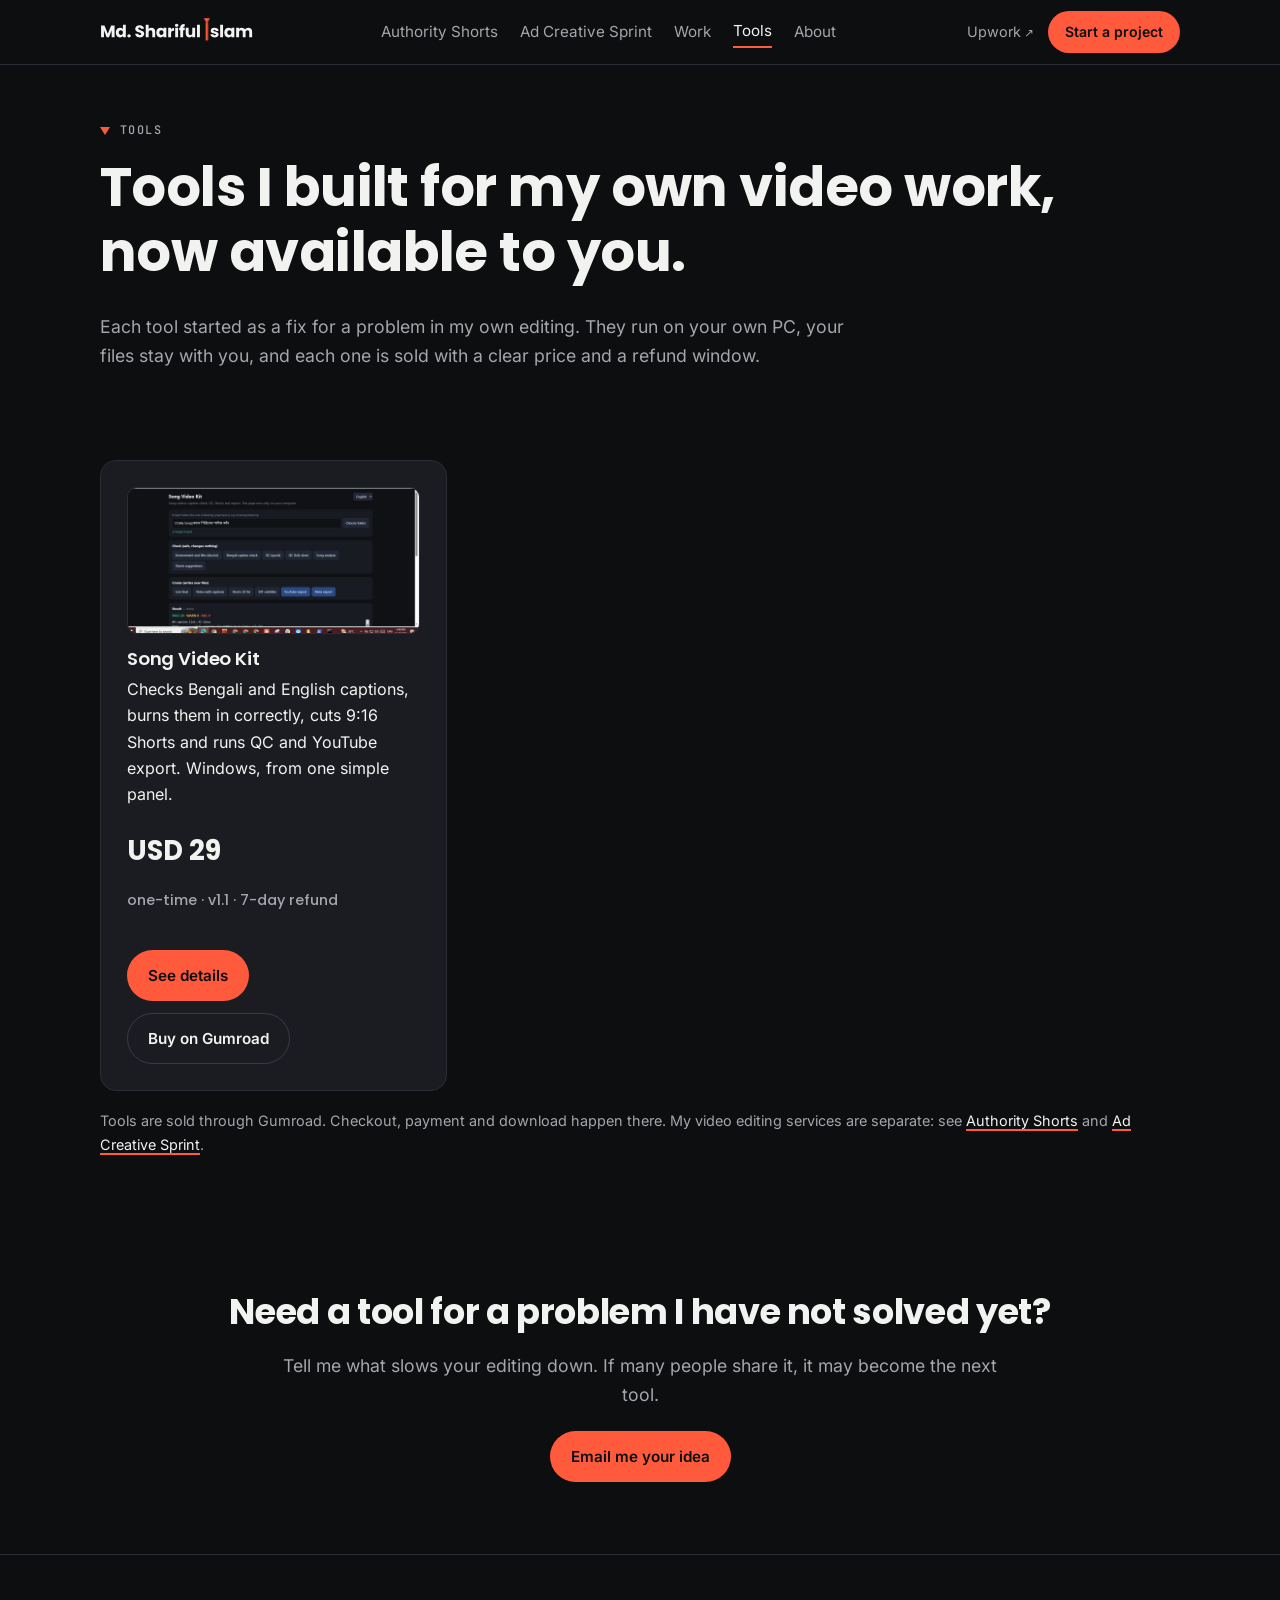
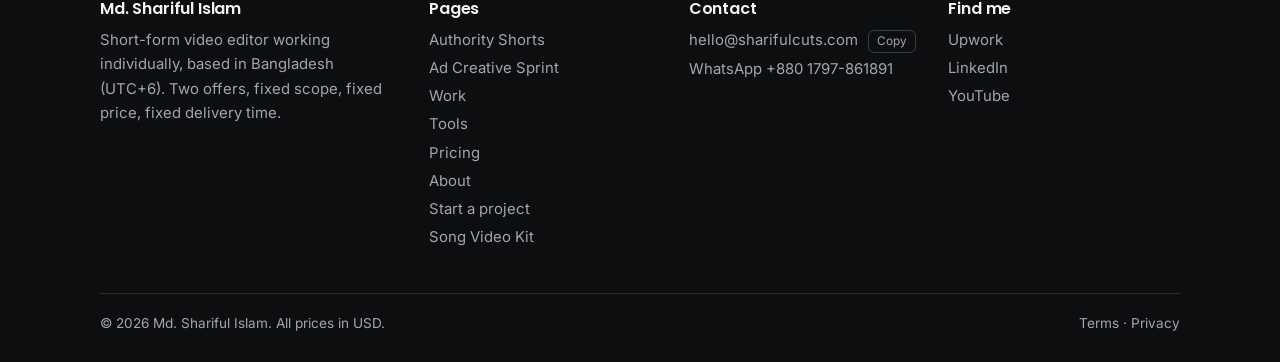
<file: tools.html>
<!DOCTYPE html>
<html lang="en">
<head>
<meta charset="UTF-8">
<meta name="viewport" content="width=device-width, initial-scale=1">
<title>Tools for Video Editors and Creators | Md. Shariful Islam</title>
<meta name="description" content="Small, practical Windows tools I built for my own video work and now sell: caption-safe lyric videos and Shorts, with more added when they are ready.">
<link rel="canonical" href="https://sharifulcuts.com/tools">
<meta property="og:type" content="website">
<meta property="og:title" content="Tools for Video Editors and Creators | Md. Shariful Islam">
<meta property="og:description" content="Small, practical Windows tools I built for my own video work and now sell: caption-safe lyric videos and Shorts, with more added when they are ready.">
<meta property="og:image" content="https://sharifulcuts.com/assets/img/og-song-kit.jpg">
<meta name="twitter:image" content="https://sharifulcuts.com/assets/img/og-song-kit.jpg">
<meta property="og:url" content="https://sharifulcuts.com/tools">
<meta property="og:site_name" content="Md. Shariful Islam">
<meta name="twitter:card" content="summary_large_image">
<meta name="theme-color" content="#0d0e10">
<link rel="icon" href="assets/img/favicon.ico?v=19" sizes="any">
<link rel="icon" type="image/png" sizes="32x32" href="assets/img/favicon-32.png?v=19">
<link rel="apple-touch-icon" href="assets/img/apple-touch-icon.png?v=19">
<link rel="manifest" href="assets/site.webmanifest">
<link rel="preload" href="assets/fonts/inter-latin-400-normal.woff2" as="font" type="font/woff2" crossorigin>
<link rel="preload" href="assets/fonts/poppins-latin-700-normal.woff2" as="font" type="font/woff2" crossorigin>
<link rel="stylesheet" href="assets/css/style.css?v=19">
</head>
<body class="offer-b">
<a class="skip" href="#main">Skip to content</a>
<header class="site-header">
<div class="container nav">
<a class="brand" href="index.html" aria-label="Md. Shariful Islam — home"><svg xmlns="http://www.w3.org/2000/svg" viewBox="0 0 288.7 64" role="img" aria-label="Md. Shariful Islam" class="wordmark" height="34"><path fill="currentColor" d="M27.42 19.54V42H21.95V28.53L16.93 42H12.51L7.46 28.5V42H1.98V19.54H8.45L14.75 35.09L20.99 19.54Z M37.64 23.89Q39.4 23.89 40.86 24.62Q42.32 25.36 43.15 26.61V18.32H48.62V42H43.15V39.44Q42.38 40.72 40.96 41.49Q39.53 42.26 37.64 42.26Q35.44 42.26 33.64 41.12Q31.85 39.98 30.81 37.89Q29.77 35.79 29.77 33.04Q29.77 30.29 30.81 28.21Q31.85 26.13 33.64 25.01Q35.44 23.89 37.64 23.89ZM39.24 28.66Q37.61 28.66 36.48 29.82Q35.34 30.99 35.34 33.04Q35.34 35.09 36.48 36.29Q37.61 37.49 39.24 37.49Q40.88 37.49 42.01 36.3Q43.15 35.12 43.15 33.07Q43.15 31.02 42.01 29.84Q40.88 28.66 39.24 28.66Z M51.38 39.31Q51.38 38.03 52.3 37.17Q53.21 36.3 54.65 36.3Q56.06 36.3 56.97 37.17Q57.88 38.03 57.88 39.31Q57.88 40.56 56.97 41.41Q56.06 42.26 54.65 42.26Q53.21 42.26 52.3 41.41Q51.38 40.56 51.38 39.31Z  M66.26 35.28H72.08Q72.21 36.53 72.94 37.18Q73.68 37.84 74.86 37.84Q76.08 37.84 76.78 37.28Q77.49 36.72 77.49 35.73Q77.49 34.9 76.93 34.35Q76.37 33.81 75.55 33.46Q74.74 33.1 73.23 32.66Q71.06 31.98 69.68 31.31Q68.3 30.64 67.31 29.33Q66.32 28.02 66.32 25.9Q66.32 22.77 68.59 20.99Q70.86 19.22 74.51 19.22Q78.22 19.22 80.5 20.99Q82.77 22.77 82.93 25.94H77.01Q76.94 24.85 76.21 24.22Q75.47 23.6 74.32 23.6Q73.33 23.6 72.72 24.13Q72.11 24.66 72.11 25.65Q72.11 26.74 73.14 27.34Q74.16 27.95 76.34 28.66Q78.51 29.39 79.87 30.06Q81.23 30.74 82.22 32.02Q83.22 33.3 83.22 35.31Q83.22 37.23 82.24 38.8Q81.26 40.37 79.41 41.3Q77.55 42.22 75.02 42.22Q72.56 42.22 70.61 41.42Q68.66 40.62 67.49 39.06Q66.32 37.49 66.26 35.28Z M103.84 31.57V42H98.4V32.3Q98.4 30.51 97.47 29.52Q96.54 28.53 94.97 28.53Q93.4 28.53 92.48 29.52Q91.55 30.51 91.55 32.3V42H86.08V18.32H91.55V26.54Q92.38 25.36 93.82 24.66Q95.26 23.95 97.05 23.95Q100.12 23.95 101.98 25.98Q103.84 28.02 103.84 31.57Z M113.93 23.89Q115.82 23.89 117.24 24.66Q118.66 25.42 119.43 26.67V24.14H124.9V42H119.43V39.47Q118.63 40.72 117.21 41.49Q115.78 42.26 113.9 42.26Q111.72 42.26 109.93 41.12Q108.14 39.98 107.1 37.89Q106.06 35.79 106.06 33.04Q106.06 30.29 107.1 28.21Q108.14 26.13 109.93 25.01Q111.72 23.89 113.93 23.89ZM115.53 28.66Q113.9 28.66 112.76 29.82Q111.62 30.99 111.62 33.04Q111.62 35.09 112.76 36.29Q113.9 37.49 115.53 37.49Q117.16 37.49 118.3 36.3Q119.43 35.12 119.43 33.07Q119.43 31.02 118.3 29.84Q117.16 28.66 115.53 28.66Z M139.44 23.95V29.74H137.94Q135.89 29.74 134.87 30.62Q133.84 31.5 133.84 33.71V42H128.37V24.14H133.84V27.12Q134.8 25.65 136.24 24.8Q137.68 23.95 139.44 23.95Z M141.06 19.34Q141.06 18.06 141.97 17.22Q142.88 16.37 144.32 16.37Q145.73 16.37 146.64 17.22Q147.55 18.06 147.55 19.34Q147.55 20.59 146.64 21.44Q145.73 22.29 144.32 22.29Q142.88 22.29 141.97 21.44Q141.06 20.59 141.06 19.34ZM147.04 24.14V42H141.57V24.14Z M159.47 28.69H156.52V42H151.05V28.69H149.07V24.14H151.05V23.63Q151.05 20.34 152.94 18.62Q154.83 16.91 158.48 16.91Q159.08 16.91 159.37 16.94V21.58Q157.8 21.49 157.16 22.03Q156.52 22.58 156.52 23.98V24.14H159.47Z M179.16 24.14V42H173.69V39.57Q172.86 40.75 171.43 41.47Q170.01 42.19 168.28 42.19Q166.23 42.19 164.66 41.28Q163.1 40.37 162.23 38.64Q161.37 36.91 161.37 34.58V24.14H166.81V33.84Q166.81 35.63 167.74 36.62Q168.66 37.62 170.23 37.62Q171.83 37.62 172.76 36.62Q173.69 35.63 173.69 33.84V24.14Z M188.07 18.32V42H182.6V18.32Z  M207.86 36.14H213.27Q213.36 37.07 214.13 37.65Q214.9 38.22 216.02 38.22Q217.04 38.22 217.6 37.82Q218.16 37.42 218.16 36.78Q218.16 36.02 217.36 35.65Q216.56 35.28 214.77 34.83Q212.85 34.38 211.57 33.89Q210.29 33.39 209.36 32.32Q208.44 31.25 208.44 29.42Q208.44 27.89 209.28 26.62Q210.13 25.36 211.78 24.62Q213.43 23.89 215.7 23.89Q219.06 23.89 221 25.55Q222.93 27.22 223.22 29.97H218.16Q218.04 29.04 217.35 28.5Q216.66 27.95 215.54 27.95Q214.58 27.95 214.07 28.32Q213.56 28.69 213.56 29.33Q213.56 30.1 214.37 30.48Q215.19 30.86 216.92 31.25Q218.9 31.76 220.15 32.26Q221.4 32.75 222.34 33.86Q223.28 34.96 223.32 36.82Q223.32 38.38 222.44 39.62Q221.56 40.85 219.91 41.55Q218.26 42.26 216.08 42.26Q213.75 42.26 211.92 41.46Q210.1 40.66 209.04 39.26Q207.99 37.87 207.86 36.14Z M231.65 18.32V42H226.18V18.32Z M241.9 23.89Q243.79 23.89 245.21 24.66Q246.64 25.42 247.4 26.67V24.14H252.88V42H247.4V39.47Q246.6 40.72 245.18 41.49Q243.76 42.26 241.87 42.26Q239.69 42.26 237.9 41.12Q236.11 39.98 235.07 37.89Q234.03 35.79 234.03 33.04Q234.03 30.29 235.07 28.21Q236.11 26.13 237.9 25.01Q239.69 23.89 241.9 23.89ZM243.5 28.66Q241.87 28.66 240.73 29.82Q239.6 30.99 239.6 33.04Q239.6 35.09 240.73 36.29Q241.87 37.49 243.5 37.49Q245.13 37.49 246.27 36.3Q247.4 35.12 247.4 33.07Q247.4 31.02 246.27 29.84Q245.13 28.66 243.5 28.66Z M286.39 31.57V42H280.95V32.3Q280.95 30.58 280.04 29.63Q279.13 28.69 277.53 28.69Q275.93 28.69 275.02 29.63Q274.1 30.58 274.1 32.3V42H268.66V32.3Q268.66 30.58 267.75 29.63Q266.84 28.69 265.24 28.69Q263.64 28.69 262.73 29.63Q261.82 30.58 261.82 32.3V42H256.34V24.14H261.82V26.38Q262.65 25.26 263.99 24.61Q265.34 23.95 267.03 23.95Q269.05 23.95 270.63 24.82Q272.22 25.68 273.11 27.28Q274.04 25.81 275.64 24.88Q277.24 23.95 279.13 23.95Q282.46 23.95 284.42 25.97Q286.39 27.98 286.39 31.57Z"/><g class="playhead"><rect x="198.84" y="14" width="4.5" height="34" rx="1" fill="var(--accent)"/><polygon points="195.34,6 206.84,6 201.09,16" fill="var(--accent)"/></g></svg></a>
<nav class="nav-links" aria-label="Main"><a href="authority-shorts.html">Authority Shorts</a><a href="ad-creative-sprint.html">Ad Creative Sprint</a><a href="work.html">Work</a><a href="tools.html" aria-current="page">Tools</a><a href="about.html">About</a></nav>
<div class="nav-cta"><a class="nav-ext" href="https://www.upwork.com/freelancers/~01e389eef945cdf1aa?mp_source=share" rel="noopener">Upwork</a><a class="btn btn-primary btn-sm" href="https://tally.so/r/OQlyGY?utm_source=sharifulcuts&utm_medium=site&utm_campaign=launch&utm_content=nav" target="_blank" rel="noopener" title="Opens the intake form in a new tab">Start a project</a></div>
<button class="menu-btn" id="menu-btn" aria-expanded="false" aria-controls="mobile-menu">Menu</button>
</div>
<div class="mobile-menu" id="mobile-menu"><a href="authority-shorts.html">Authority Shorts</a><a href="ad-creative-sprint.html">Ad Creative Sprint</a><a href="work.html">Work</a><a href="tools.html">Tools</a><a href="about.html">About</a><a href="index.html#pricing">Pricing</a><a href="https://www.upwork.com/freelancers/~01e389eef945cdf1aa?mp_source=share" rel="noopener">Upwork profile</a><a class="btn btn-primary" href="https://tally.so/r/OQlyGY?utm_source=sharifulcuts&utm_medium=site&utm_campaign=launch&utm_content=mobile-menu" target="_blank" rel="noopener" title="Opens the intake form in a new tab">Start a project</a></div>
</header>
<main id="main">
<section class="page-head"><div class="container">
<div class="eyebrow">Tools</div>
<h1>Tools I built for my own video work, now available to you.</h1>
<p class="lead">Each tool started as a fix for a problem in my own editing. They run on your own PC, your files stay with you, and each one is sold with a clear price and a refund window.</p>
</div></section>

<section class="section--tight anchor" id="tools"><div class="container">
<div class="grid grid-3">
<article class="card">
<a href="song-video-kit.html"><img src="assets/img/s/svk-panel_1.jpg" alt="Song Video Kit panel with the project found and the list of buttons" width="1200" height="600" loading="lazy" decoding="async" style="width:100%;height:auto;border-radius:10px;border:1px solid var(--border)"></a>
<h3 style="margin-top:14px">Song Video Kit</h3>
<p>Checks Bengali and English captions, burns them in correctly, cuts 9:16 Shorts and runs QC and YouTube export. Windows, from one simple panel.</p>
<div class="price-line">USD 29 <small>one-time · v1.1 · 7-day refund</small></div>
<div class="btn-row"><a class="btn btn-primary" href="song-video-kit.html">See details</a>
<a class="btn btn-ghost" href="https://sharifshahin.gumroad.com/l/bangla-song-video-kit?utm_source=sharifulcuts&utm_medium=site&utm_campaign=tools" target="_blank" rel="noopener" title="Opens Gumroad in a new tab">Buy on Gumroad</a></div>
</article>
</div>
<p class="small muted" style="margin-top:18px">Tools are sold through Gumroad. Checkout, payment and download happen there. My video editing services are separate: see <a href="authority-shorts.html">Authority Shorts</a> and <a href="ad-creative-sprint.html">Ad Creative Sprint</a>.</p>
</div></section>

<section class="cta"><div class="container">
<h2>Need a tool for a problem I have not solved yet?</h2><p class="lead">Tell me what slows your editing down. If many people share it, it may become the next tool.</p>
<div class="btn-row" style="justify-content:center"><a class="btn btn-primary" href="mailto:hello@sharifulcuts.com?subject=Tool%20idea">Email me your idea</a></div>
</div></section>
</main>
<footer class="site-footer">
<div class="container">
<div class="footer-grid">
<div class="fcol-brand"><h4>Md. Shariful Islam</h4><p>Short-form video editor working individually, based in Bangladesh (UTC+6). Two offers, fixed scope, fixed price, fixed delivery time.</p></div>
<div><h4>Pages</h4><ul>
<li><a href="authority-shorts.html">Authority Shorts</a></li>
<li><a href="ad-creative-sprint.html">Ad Creative Sprint</a></li>
<li><a href="work.html">Work</a></li>
<li><a href="tools.html">Tools</a></li>
<li><a href="index.html#pricing">Pricing</a></li>
<li><a href="about.html">About</a></li>
<li><a href="start.html">Start a project</a></li>
<li><a href="song-video-kit.html">Song Video Kit</a></li></ul></div>
<div><h4>Contact</h4><ul>
<li><a href="mailto:hello@sharifulcuts.com">hello@sharifulcuts.com</a> <button class="copy-btn" type="button" data-copy="hello@sharifulcuts.com" aria-label="Copy email address">Copy</button></li>
<li><a href="https://wa.me/8801797861891" rel="noopener">WhatsApp +880 1797-861891</a></li></ul></div>
<div><h4>Find me</h4><ul>
<li><a href="https://www.upwork.com/freelancers/~01e389eef945cdf1aa?mp_source=share" rel="noopener">Upwork</a></li>
<li><a href="https://www.linkedin.com/in/sharifulcuts" rel="noopener">LinkedIn</a></li>
<li><a href="https://www.youtube.com/@sharifulbrand" rel="noopener">YouTube</a></li></ul></div>
</div>
<div class="legal-row"><span>© <span id="year">2026</span> Md. Shariful Islam. All prices in USD.</span>
<span><a href="terms.html">Terms</a> · <a href="privacy.html">Privacy</a></span></div>
</div>
</footer>
<script src="assets/js/main.js?v=19" defer></script>
</body>
</html>
</file>
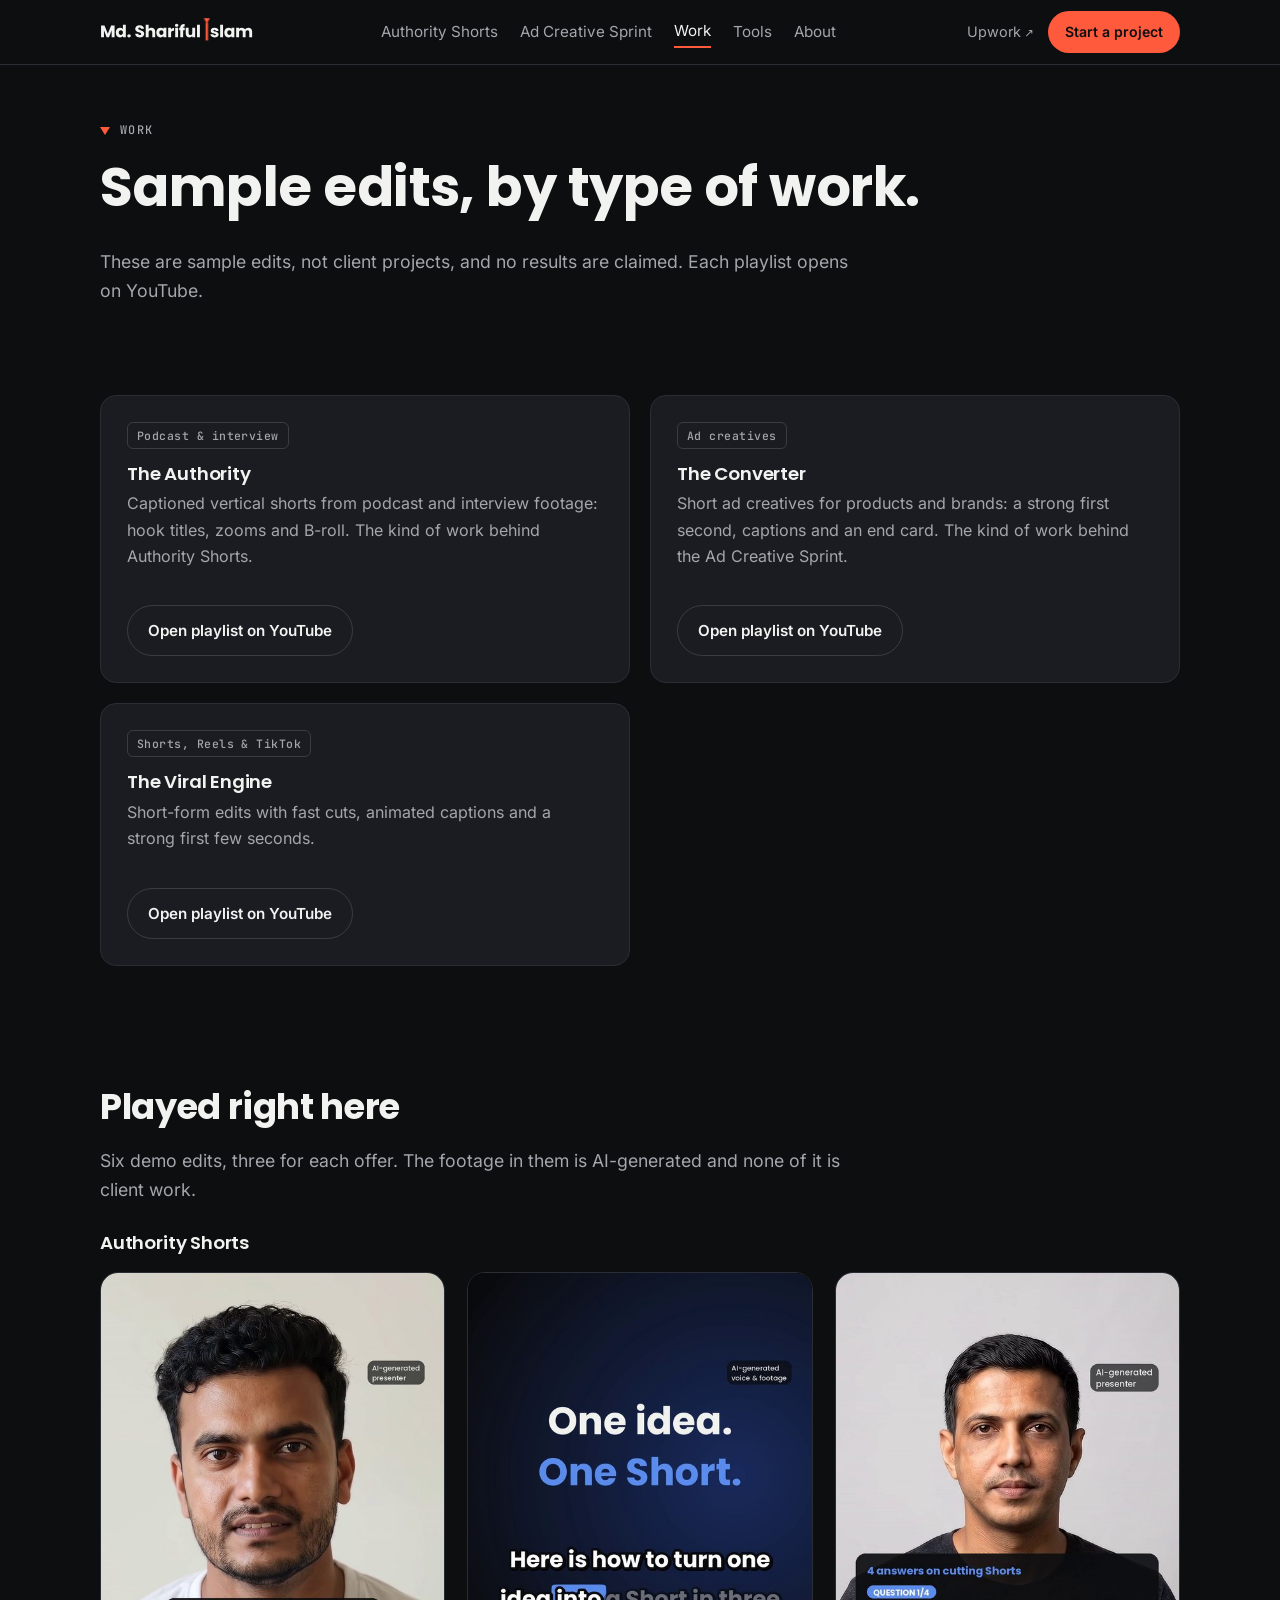
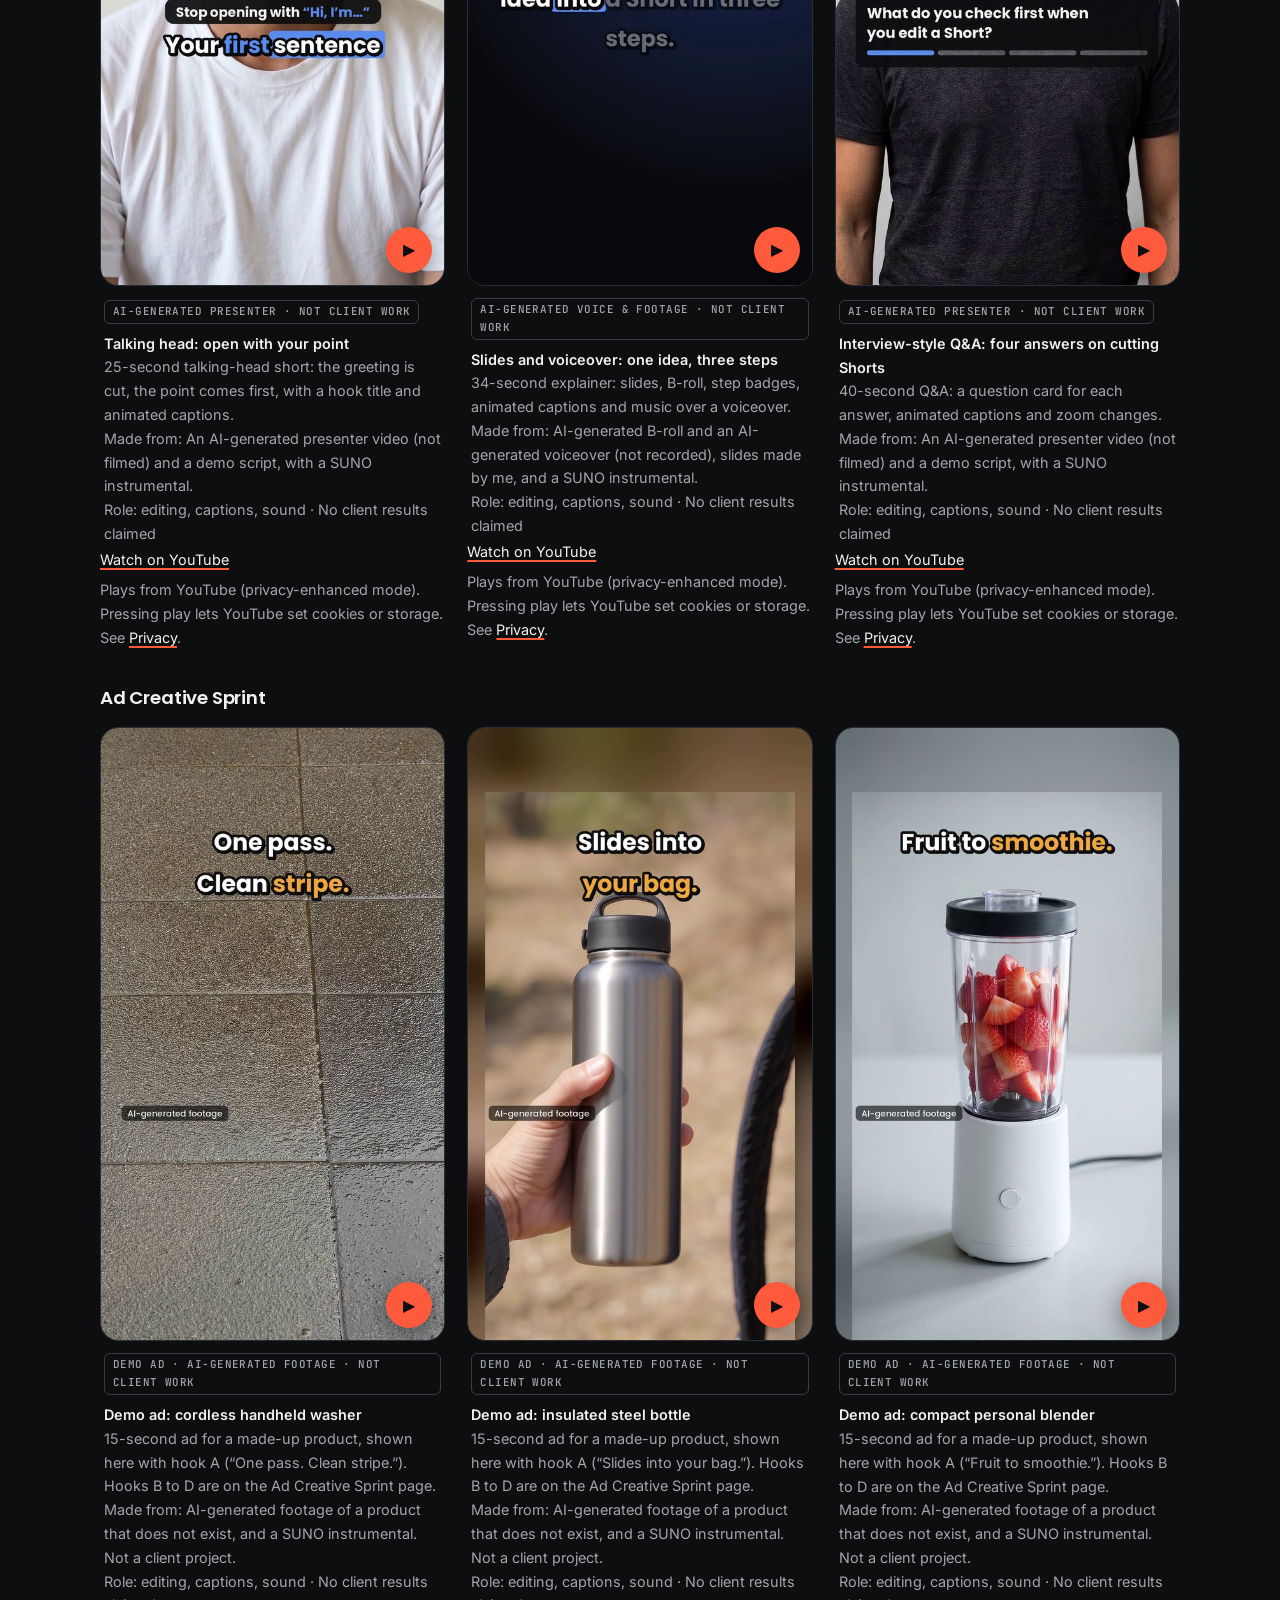
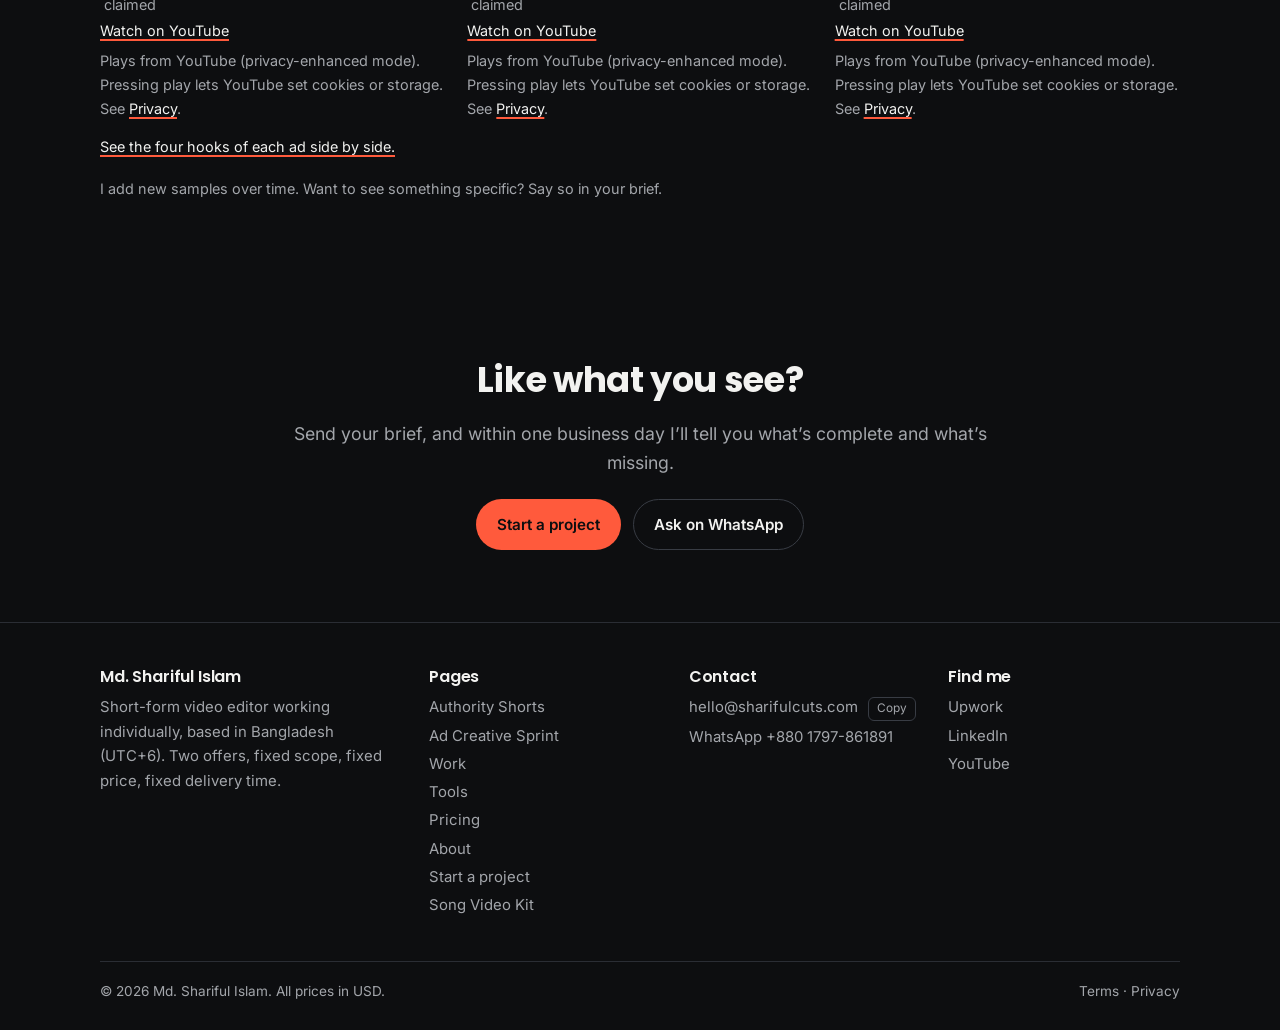
<file: work.html>
<!DOCTYPE html>
<html lang="en">
<head>
<meta charset="UTF-8">
<meta name="viewport" content="width=device-width, initial-scale=1">
<title>Video Editing Samples: Ads &amp; Shorts | Md. Shariful Islam</title>
<meta name="description" content="Six demo samples: three Authority Shorts and three demo ads with four hooks each. AI-generated footage, no client work and no results claimed.">
<link rel="canonical" href="https://sharifulcuts.com/work">
<meta property="og:type" content="website">
<meta property="og:title" content="Video Editing Samples: Ads &amp; Shorts | Md. Shariful Islam">
<meta property="og:description" content="Six demo samples: three Authority Shorts and three demo ads with four hooks each. AI-generated footage, no client work and no results claimed.">
<meta property="og:image" content="https://sharifulcuts.com/assets/img/og-work-v2.jpg">
<meta name="twitter:image" content="https://sharifulcuts.com/assets/img/og-work-v2.jpg">
<meta property="og:url" content="https://sharifulcuts.com/work">
<meta property="og:site_name" content="Md. Shariful Islam">
<meta name="twitter:card" content="summary_large_image">
<meta name="theme-color" content="#0d0e10">
<link rel="icon" href="assets/img/favicon.ico?v=19" sizes="any">
<link rel="icon" type="image/png" sizes="32x32" href="assets/img/favicon-32.png?v=19">
<link rel="apple-touch-icon" href="assets/img/apple-touch-icon.png?v=19">
<link rel="manifest" href="assets/site.webmanifest">
<link rel="preload" href="assets/fonts/inter-latin-400-normal.woff2" as="font" type="font/woff2" crossorigin>
<link rel="preload" href="assets/fonts/poppins-latin-700-normal.woff2" as="font" type="font/woff2" crossorigin>
<link rel="stylesheet" href="assets/css/style.css?v=19">
<script type="application/ld+json">{"@context": "https://schema.org", "@graph": [{"@type": "VideoObject", "name": "Talking head: open with your point", "description": "25-second talking-head short: the greeting is cut, the point comes first, with a hook title and animated captions. An AI-generated presenter video (not filmed) and a demo script, with a SUNO instrumental.", "thumbnailUrl": "https://sharifulcuts.com/assets/img/s/as01.jpg", "uploadDate": "2026-11-13", "duration": "PT25S", "embedUrl": "https://www.youtube.com/embed/RQv-xWRoVmg"}, {"@type": "VideoObject", "name": "Slides and voiceover: one idea, three steps", "description": "34-second explainer: slides, B-roll, step badges, animated captions and music over a voiceover. AI-generated B-roll and an AI-generated voiceover (not recorded), slides made by me, and a SUNO instrumental.", "thumbnailUrl": "https://sharifulcuts.com/assets/img/s/as02.jpg", "uploadDate": "2026-11-13", "duration": "PT34S", "embedUrl": "https://www.youtube.com/embed/SVG99xwat-g"}, {"@type": "VideoObject", "name": "Interview-style Q&A: four answers on cutting Shorts", "description": "40-second Q&A: a question card for each answer, animated captions and zoom changes. An AI-generated presenter video (not filmed) and a demo script, with a SUNO instrumental.", "thumbnailUrl": "https://sharifulcuts.com/assets/img/s/as03.jpg", "uploadDate": "2026-11-13", "duration": "PT40S", "embedUrl": "https://www.youtube.com/embed/6q0-DQ44sas"}, {"@type": "VideoObject", "name": "Demo ad: cordless handheld washer", "description": "15-second ad for a made-up product, shown here with hook A (“One pass. Clean stripe.”). AI-generated footage of a product that does not exist, and a SUNO instrumental. Not a client project.", "thumbnailUrl": "https://sharifulcuts.com/assets/img/s/ada.jpg", "uploadDate": "2026-11-13", "duration": "PT15S", "embedUrl": "https://www.youtube.com/embed/xmxuld75P2w"}, {"@type": "VideoObject", "name": "Demo ad: insulated steel bottle", "description": "15-second ad for a made-up product, shown here with hook A (“Slides into your bag.”). AI-generated footage of a product that does not exist, and a SUNO instrumental. Not a client project.", "thumbnailUrl": "https://sharifulcuts.com/assets/img/s/adb.jpg", "uploadDate": "2026-11-13", "duration": "PT15S", "embedUrl": "https://www.youtube.com/embed/s3clLXFEgV0"}, {"@type": "VideoObject", "name": "Demo ad: compact personal blender", "description": "15-second ad for a made-up product, shown here with hook A (“Fruit to smoothie.”). AI-generated footage of a product that does not exist, and a SUNO instrumental. Not a client project.", "thumbnailUrl": "https://sharifulcuts.com/assets/img/s/adc.jpg", "uploadDate": "2026-11-13", "duration": "PT15S", "embedUrl": "https://www.youtube.com/embed/XvmM3vraIEc"}]}</script>
</head>
<body>
<a class="skip" href="#main">Skip to content</a>
<header class="site-header">
<div class="container nav">
<a class="brand" href="index.html" aria-label="Md. Shariful Islam — home"><svg xmlns="http://www.w3.org/2000/svg" viewBox="0 0 288.7 64" role="img" aria-label="Md. Shariful Islam" class="wordmark" height="34"><path fill="currentColor" d="M27.42 19.54V42H21.95V28.53L16.93 42H12.51L7.46 28.5V42H1.98V19.54H8.45L14.75 35.09L20.99 19.54Z M37.64 23.89Q39.4 23.89 40.86 24.62Q42.32 25.36 43.15 26.61V18.32H48.62V42H43.15V39.44Q42.38 40.72 40.96 41.49Q39.53 42.26 37.64 42.26Q35.44 42.26 33.64 41.12Q31.85 39.98 30.81 37.89Q29.77 35.79 29.77 33.04Q29.77 30.29 30.81 28.21Q31.85 26.13 33.64 25.01Q35.44 23.89 37.64 23.89ZM39.24 28.66Q37.61 28.66 36.48 29.82Q35.34 30.99 35.34 33.04Q35.34 35.09 36.48 36.29Q37.61 37.49 39.24 37.49Q40.88 37.49 42.01 36.3Q43.15 35.12 43.15 33.07Q43.15 31.02 42.01 29.84Q40.88 28.66 39.24 28.66Z M51.38 39.31Q51.38 38.03 52.3 37.17Q53.21 36.3 54.65 36.3Q56.06 36.3 56.97 37.17Q57.88 38.03 57.88 39.31Q57.88 40.56 56.97 41.41Q56.06 42.26 54.65 42.26Q53.21 42.26 52.3 41.41Q51.38 40.56 51.38 39.31Z  M66.26 35.28H72.08Q72.21 36.53 72.94 37.18Q73.68 37.84 74.86 37.84Q76.08 37.84 76.78 37.28Q77.49 36.72 77.49 35.73Q77.49 34.9 76.93 34.35Q76.37 33.81 75.55 33.46Q74.74 33.1 73.23 32.66Q71.06 31.98 69.68 31.31Q68.3 30.64 67.31 29.33Q66.32 28.02 66.32 25.9Q66.32 22.77 68.59 20.99Q70.86 19.22 74.51 19.22Q78.22 19.22 80.5 20.99Q82.77 22.77 82.93 25.94H77.01Q76.94 24.85 76.21 24.22Q75.47 23.6 74.32 23.6Q73.33 23.6 72.72 24.13Q72.11 24.66 72.11 25.65Q72.11 26.74 73.14 27.34Q74.16 27.95 76.34 28.66Q78.51 29.39 79.87 30.06Q81.23 30.74 82.22 32.02Q83.22 33.3 83.22 35.31Q83.22 37.23 82.24 38.8Q81.26 40.37 79.41 41.3Q77.55 42.22 75.02 42.22Q72.56 42.22 70.61 41.42Q68.66 40.62 67.49 39.06Q66.32 37.49 66.26 35.28Z M103.84 31.57V42H98.4V32.3Q98.4 30.51 97.47 29.52Q96.54 28.53 94.97 28.53Q93.4 28.53 92.48 29.52Q91.55 30.51 91.55 32.3V42H86.08V18.32H91.55V26.54Q92.38 25.36 93.82 24.66Q95.26 23.95 97.05 23.95Q100.12 23.95 101.98 25.98Q103.84 28.02 103.84 31.57Z M113.93 23.89Q115.82 23.89 117.24 24.66Q118.66 25.42 119.43 26.67V24.14H124.9V42H119.43V39.47Q118.63 40.72 117.21 41.49Q115.78 42.26 113.9 42.26Q111.72 42.26 109.93 41.12Q108.14 39.98 107.1 37.89Q106.06 35.79 106.06 33.04Q106.06 30.29 107.1 28.21Q108.14 26.13 109.93 25.01Q111.72 23.89 113.93 23.89ZM115.53 28.66Q113.9 28.66 112.76 29.82Q111.62 30.99 111.62 33.04Q111.62 35.09 112.76 36.29Q113.9 37.49 115.53 37.49Q117.16 37.49 118.3 36.3Q119.43 35.12 119.43 33.07Q119.43 31.02 118.3 29.84Q117.16 28.66 115.53 28.66Z M139.44 23.95V29.74H137.94Q135.89 29.74 134.87 30.62Q133.84 31.5 133.84 33.71V42H128.37V24.14H133.84V27.12Q134.8 25.65 136.24 24.8Q137.68 23.95 139.44 23.95Z M141.06 19.34Q141.06 18.06 141.97 17.22Q142.88 16.37 144.32 16.37Q145.73 16.37 146.64 17.22Q147.55 18.06 147.55 19.34Q147.55 20.59 146.64 21.44Q145.73 22.29 144.32 22.29Q142.88 22.29 141.97 21.44Q141.06 20.59 141.06 19.34ZM147.04 24.14V42H141.57V24.14Z M159.47 28.69H156.52V42H151.05V28.69H149.07V24.14H151.05V23.63Q151.05 20.34 152.94 18.62Q154.83 16.91 158.48 16.91Q159.08 16.91 159.37 16.94V21.58Q157.8 21.49 157.16 22.03Q156.52 22.58 156.52 23.98V24.14H159.47Z M179.16 24.14V42H173.69V39.57Q172.86 40.75 171.43 41.47Q170.01 42.19 168.28 42.19Q166.23 42.19 164.66 41.28Q163.1 40.37 162.23 38.64Q161.37 36.91 161.37 34.58V24.14H166.81V33.84Q166.81 35.63 167.74 36.62Q168.66 37.62 170.23 37.62Q171.83 37.62 172.76 36.62Q173.69 35.63 173.69 33.84V24.14Z M188.07 18.32V42H182.6V18.32Z  M207.86 36.14H213.27Q213.36 37.07 214.13 37.65Q214.9 38.22 216.02 38.22Q217.04 38.22 217.6 37.82Q218.16 37.42 218.16 36.78Q218.16 36.02 217.36 35.65Q216.56 35.28 214.77 34.83Q212.85 34.38 211.57 33.89Q210.29 33.39 209.36 32.32Q208.44 31.25 208.44 29.42Q208.44 27.89 209.28 26.62Q210.13 25.36 211.78 24.62Q213.43 23.89 215.7 23.89Q219.06 23.89 221 25.55Q222.93 27.22 223.22 29.97H218.16Q218.04 29.04 217.35 28.5Q216.66 27.95 215.54 27.95Q214.58 27.95 214.07 28.32Q213.56 28.69 213.56 29.33Q213.56 30.1 214.37 30.48Q215.19 30.86 216.92 31.25Q218.9 31.76 220.15 32.26Q221.4 32.75 222.34 33.86Q223.28 34.96 223.32 36.82Q223.32 38.38 222.44 39.62Q221.56 40.85 219.91 41.55Q218.26 42.26 216.08 42.26Q213.75 42.26 211.92 41.46Q210.1 40.66 209.04 39.26Q207.99 37.87 207.86 36.14Z M231.65 18.32V42H226.18V18.32Z M241.9 23.89Q243.79 23.89 245.21 24.66Q246.64 25.42 247.4 26.67V24.14H252.88V42H247.4V39.47Q246.6 40.72 245.18 41.49Q243.76 42.26 241.87 42.26Q239.69 42.26 237.9 41.12Q236.11 39.98 235.07 37.89Q234.03 35.79 234.03 33.04Q234.03 30.29 235.07 28.21Q236.11 26.13 237.9 25.01Q239.69 23.89 241.9 23.89ZM243.5 28.66Q241.87 28.66 240.73 29.82Q239.6 30.99 239.6 33.04Q239.6 35.09 240.73 36.29Q241.87 37.49 243.5 37.49Q245.13 37.49 246.27 36.3Q247.4 35.12 247.4 33.07Q247.4 31.02 246.27 29.84Q245.13 28.66 243.5 28.66Z M286.39 31.57V42H280.95V32.3Q280.95 30.58 280.04 29.63Q279.13 28.69 277.53 28.69Q275.93 28.69 275.02 29.63Q274.1 30.58 274.1 32.3V42H268.66V32.3Q268.66 30.58 267.75 29.63Q266.84 28.69 265.24 28.69Q263.64 28.69 262.73 29.63Q261.82 30.58 261.82 32.3V42H256.34V24.14H261.82V26.38Q262.65 25.26 263.99 24.61Q265.34 23.95 267.03 23.95Q269.05 23.95 270.63 24.82Q272.22 25.68 273.11 27.28Q274.04 25.81 275.64 24.88Q277.24 23.95 279.13 23.95Q282.46 23.95 284.42 25.97Q286.39 27.98 286.39 31.57Z"/><g class="playhead"><rect x="198.84" y="14" width="4.5" height="34" rx="1" fill="var(--accent)"/><polygon points="195.34,6 206.84,6 201.09,16" fill="var(--accent)"/></g></svg></a>
<nav class="nav-links" aria-label="Main"><a href="authority-shorts.html">Authority Shorts</a><a href="ad-creative-sprint.html">Ad Creative Sprint</a><a href="work.html" aria-current="page">Work</a><a href="tools.html">Tools</a><a href="about.html">About</a></nav>
<div class="nav-cta"><a class="nav-ext" href="https://www.upwork.com/freelancers/~01e389eef945cdf1aa?mp_source=share" rel="noopener">Upwork</a><a class="btn btn-primary btn-sm" href="https://tally.so/r/OQlyGY?utm_source=sharifulcuts&utm_medium=site&utm_campaign=launch&utm_content=nav" target="_blank" rel="noopener" title="Opens the intake form in a new tab">Start a project</a></div>
<button class="menu-btn" id="menu-btn" aria-expanded="false" aria-controls="mobile-menu">Menu</button>
</div>
<div class="mobile-menu" id="mobile-menu"><a href="authority-shorts.html">Authority Shorts</a><a href="ad-creative-sprint.html">Ad Creative Sprint</a><a href="work.html">Work</a><a href="tools.html">Tools</a><a href="about.html">About</a><a href="index.html#pricing">Pricing</a><a href="https://www.upwork.com/freelancers/~01e389eef945cdf1aa?mp_source=share" rel="noopener">Upwork profile</a><a class="btn btn-primary" href="https://tally.so/r/OQlyGY?utm_source=sharifulcuts&utm_medium=site&utm_campaign=launch&utm_content=mobile-menu" target="_blank" rel="noopener" title="Opens the intake form in a new tab">Start a project</a></div>
</header>
<main id="main">
<section class="page-head"><div class="container">
<div class="eyebrow">Work</div>
<h1>Sample edits, by type of work.</h1>
<p class="lead">These are sample edits, not client projects, and no results are claimed. Each playlist opens on YouTube.</p>
</div></section>
<section class="section--tight"><div class="container grid grid-2"><div class="card"><span class="tag">Podcast &amp; interview</span><h3>The Authority</h3><p class="muted">Captioned vertical shorts from podcast and interview footage: hook titles, zooms and B-roll. The kind of work behind Authority Shorts.</p><div class="btn-row"><a class="btn btn-ghost" href="https://www.youtube.com/playlist?list=PLHHMHSFpqi7I" target="_blank" rel="noopener">Open playlist on YouTube</a></div></div><div class="card"><span class="tag">Ad creatives</span><h3>The Converter</h3><p class="muted">Short ad creatives for products and brands: a strong first second, captions and an end card. The kind of work behind the Ad Creative Sprint.</p><div class="btn-row"><a class="btn btn-ghost" href="https://www.youtube.com/playlist?list=PLX0ov3bhXQUk" target="_blank" rel="noopener">Open playlist on YouTube</a></div></div><div class="card"><span class="tag">Shorts, Reels &amp; TikTok</span><h3>The Viral Engine</h3><p class="muted">Short-form edits with fast cuts, animated captions and a strong first few seconds.</p><div class="btn-row"><a class="btn btn-ghost" href="https://www.youtube.com/playlist?list=PLbEf-Gzk8sDc" target="_blank" rel="noopener">Open playlist on YouTube</a></div></div></div></section>
<section class="section"><div class="container">
<h2>Played right here</h2>
<p class="lead">Six demo edits, three for each offer. The footage in them is AI-generated and none of it is client work.</p>
<h3 style="margin-top:28px">Authority Shorts</h3><div class="samples samples--3"><figure class="sample-card" style="margin:0"><div class="sample" data-yt="RQv-xWRoVmg" data-title="Talking head: open with your point"><div class="poster"><img class="poster-img" src="assets/img/s/as01.jpg" alt="" width="540" height="960" loading="lazy" decoding="async"><button class="play" type="button" aria-label="Play sample 1: Talking head: open with your point">▶</button><span class="poster-title">Talking head: open with your point</span></div></div><div class="sample-cap"><span class="badge">AI-generated presenter · Not client work</span><strong>Talking head: open with your point</strong><span>25-second talking-head short: the greeting is cut, the point comes first, with a hook title and animated captions.</span><br><span class="small">Made from: An AI-generated presenter video (not filmed) and a demo script, with a SUNO instrumental.<br>Role: editing, captions, sound · No client results claimed</span></div><a class="small" href="https://www.youtube.com/watch?v=RQv-xWRoVmg" rel="noopener">Watch on YouTube</a><span class="small muted" style="display:block;margin-top:6px">Plays from YouTube (privacy-enhanced mode). Pressing play lets YouTube set cookies or storage. See <a href="privacy.html">Privacy</a>.</span></figure><figure class="sample-card" style="margin:0"><div class="sample" data-yt="SVG99xwat-g" data-title="Slides and voiceover: one idea, three steps"><div class="poster"><img class="poster-img" src="assets/img/s/as02.jpg" alt="" width="540" height="960" loading="lazy" decoding="async"><button class="play" type="button" aria-label="Play sample 2: Slides and voiceover: one idea, three steps">▶</button><span class="poster-title">Slides and voiceover: one idea, three steps</span></div></div><div class="sample-cap"><span class="badge">AI-generated voice &amp; footage · Not client work</span><strong>Slides and voiceover: one idea, three steps</strong><span>34-second explainer: slides, B-roll, step badges, animated captions and music over a voiceover.</span><br><span class="small">Made from: AI-generated B-roll and an AI-generated voiceover (not recorded), slides made by me, and a SUNO instrumental.<br>Role: editing, captions, sound · No client results claimed</span></div><a class="small" href="https://www.youtube.com/watch?v=SVG99xwat-g" rel="noopener">Watch on YouTube</a><span class="small muted" style="display:block;margin-top:6px">Plays from YouTube (privacy-enhanced mode). Pressing play lets YouTube set cookies or storage. See <a href="privacy.html">Privacy</a>.</span></figure><figure class="sample-card" style="margin:0"><div class="sample" data-yt="6q0-DQ44sas" data-title="Interview-style Q&amp;A: four answers on cutting Shorts"><div class="poster"><img class="poster-img" src="assets/img/s/as03.jpg" alt="" width="540" height="960" loading="lazy" decoding="async"><button class="play" type="button" aria-label="Play sample 3: Interview-style Q&amp;A: four answers on cutting Shorts">▶</button><span class="poster-title">Interview-style Q&amp;A: four answers on cutting Shorts</span></div></div><div class="sample-cap"><span class="badge">AI-generated presenter · Not client work</span><strong>Interview-style Q&amp;A: four answers on cutting Shorts</strong><span>40-second Q&amp;A: a question card for each answer, animated captions and zoom changes.</span><br><span class="small">Made from: An AI-generated presenter video (not filmed) and a demo script, with a SUNO instrumental.<br>Role: editing, captions, sound · No client results claimed</span></div><a class="small" href="https://www.youtube.com/watch?v=6q0-DQ44sas" rel="noopener">Watch on YouTube</a><span class="small muted" style="display:block;margin-top:6px">Plays from YouTube (privacy-enhanced mode). Pressing play lets YouTube set cookies or storage. See <a href="privacy.html">Privacy</a>.</span></figure></div>
<h3 style="margin-top:38px">Ad Creative Sprint</h3><div class="samples samples--3"><figure class="sample-card" style="margin:0"><div class="sample" data-yt="xmxuld75P2w" data-title="Demo ad: cordless handheld washer"><div class="poster"><img class="poster-img" src="assets/img/s/ada.jpg" alt="" width="540" height="960" loading="lazy" decoding="async"><button class="play" type="button" aria-label="Play sample 1: Demo ad: cordless handheld washer">▶</button><span class="poster-title">Demo ad: cordless handheld washer</span></div></div><div class="sample-cap"><span class="badge">Demo ad · AI-generated footage · Not client work</span><strong>Demo ad: cordless handheld washer</strong><span>15-second ad for a made-up product, shown here with hook A (“One pass. Clean stripe.”). Hooks B to D are on the Ad Creative Sprint page.</span><br><span class="small">Made from: AI-generated footage of a product that does not exist, and a SUNO instrumental. Not a client project.<br>Role: editing, captions, sound · No client results claimed</span></div><a class="small" href="https://www.youtube.com/watch?v=xmxuld75P2w" rel="noopener">Watch on YouTube</a><span class="small muted" style="display:block;margin-top:6px">Plays from YouTube (privacy-enhanced mode). Pressing play lets YouTube set cookies or storage. See <a href="privacy.html">Privacy</a>.</span></figure><figure class="sample-card" style="margin:0"><div class="sample" data-yt="s3clLXFEgV0" data-title="Demo ad: insulated steel bottle"><div class="poster"><img class="poster-img" src="assets/img/s/adb.jpg" alt="" width="540" height="960" loading="lazy" decoding="async"><button class="play" type="button" aria-label="Play sample 2: Demo ad: insulated steel bottle">▶</button><span class="poster-title">Demo ad: insulated steel bottle</span></div></div><div class="sample-cap"><span class="badge">Demo ad · AI-generated footage · Not client work</span><strong>Demo ad: insulated steel bottle</strong><span>15-second ad for a made-up product, shown here with hook A (“Slides into your bag.”). Hooks B to D are on the Ad Creative Sprint page.</span><br><span class="small">Made from: AI-generated footage of a product that does not exist, and a SUNO instrumental. Not a client project.<br>Role: editing, captions, sound · No client results claimed</span></div><a class="small" href="https://www.youtube.com/watch?v=s3clLXFEgV0" rel="noopener">Watch on YouTube</a><span class="small muted" style="display:block;margin-top:6px">Plays from YouTube (privacy-enhanced mode). Pressing play lets YouTube set cookies or storage. See <a href="privacy.html">Privacy</a>.</span></figure><figure class="sample-card" style="margin:0"><div class="sample" data-yt="XvmM3vraIEc" data-title="Demo ad: compact personal blender"><div class="poster"><img class="poster-img" src="assets/img/s/adc.jpg" alt="" width="540" height="960" loading="lazy" decoding="async"><button class="play" type="button" aria-label="Play sample 3: Demo ad: compact personal blender">▶</button><span class="poster-title">Demo ad: compact personal blender</span></div></div><div class="sample-cap"><span class="badge">Demo ad · AI-generated footage · Not client work</span><strong>Demo ad: compact personal blender</strong><span>15-second ad for a made-up product, shown here with hook A (“Fruit to smoothie.”). Hooks B to D are on the Ad Creative Sprint page.</span><br><span class="small">Made from: AI-generated footage of a product that does not exist, and a SUNO instrumental. Not a client project.<br>Role: editing, captions, sound · No client results claimed</span></div><a class="small" href="https://www.youtube.com/watch?v=XvmM3vraIEc" rel="noopener">Watch on YouTube</a><span class="small muted" style="display:block;margin-top:6px">Plays from YouTube (privacy-enhanced mode). Pressing play lets YouTube set cookies or storage. See <a href="privacy.html">Privacy</a>.</span></figure></div>
<p class="small muted" style="margin-top:14px"><a href="ad-creative-sprint.html#hooks">See the four hooks of each ad side by side.</a></p>
<p class="small muted" style="margin-top:18px">I add new samples over time. Want to see something specific? Say so in your brief.</p>
</div></section>
<section class="cta"><div class="container">
<h2>Like what you see?</h2><p class="lead">Send your brief, and within one business day I’ll tell you what’s complete and what’s missing.</p>
<div class="btn-row" style="justify-content:center"><a class="btn btn-primary" href="https://tally.so/r/OQlyGY?utm_source=sharifulcuts&utm_medium=site&utm_campaign=launch&utm_content=home-bottom" target="_blank" rel="noopener" title="Opens the intake form in a new tab">Start a project</a>
<a class="btn btn-ghost" href="https://wa.me/8801797861891?text=Hi%20Shariful%2C%20I%20have%20a%20question%20about%20your%20video%20editing%20offers." rel="noopener">Ask on WhatsApp</a></div>
</div></section>
</main>
<footer class="site-footer">
<div class="container">
<div class="footer-grid">
<div class="fcol-brand"><h4>Md. Shariful Islam</h4><p>Short-form video editor working individually, based in Bangladesh (UTC+6). Two offers, fixed scope, fixed price, fixed delivery time.</p></div>
<div><h4>Pages</h4><ul>
<li><a href="authority-shorts.html">Authority Shorts</a></li>
<li><a href="ad-creative-sprint.html">Ad Creative Sprint</a></li>
<li><a href="work.html">Work</a></li>
<li><a href="tools.html">Tools</a></li>
<li><a href="index.html#pricing">Pricing</a></li>
<li><a href="about.html">About</a></li>
<li><a href="start.html">Start a project</a></li>
<li><a href="song-video-kit.html">Song Video Kit</a></li></ul></div>
<div><h4>Contact</h4><ul>
<li><a href="mailto:hello@sharifulcuts.com">hello@sharifulcuts.com</a> <button class="copy-btn" type="button" data-copy="hello@sharifulcuts.com" aria-label="Copy email address">Copy</button></li>
<li><a href="https://wa.me/8801797861891" rel="noopener">WhatsApp +880 1797-861891</a></li></ul></div>
<div><h4>Find me</h4><ul>
<li><a href="https://www.upwork.com/freelancers/~01e389eef945cdf1aa?mp_source=share" rel="noopener">Upwork</a></li>
<li><a href="https://www.linkedin.com/in/sharifulcuts" rel="noopener">LinkedIn</a></li>
<li><a href="https://www.youtube.com/@sharifulbrand" rel="noopener">YouTube</a></li></ul></div>
</div>
<div class="legal-row"><span>© <span id="year">2026</span> Md. Shariful Islam. All prices in USD.</span>
<span><a href="terms.html">Terms</a> · <a href="privacy.html">Privacy</a></span></div>
</div>
</footer>
<script src="assets/js/main.js?v=19" defer></script>
</body>
</html>
</file>
<file: assets/css/style.css>
/* Md. Shariful Islam — site styles. Hand-written, no build step. */
/* Fonts are self-hosted (SIL OFL 1.1, see assets/fonts/LICENSE-*). No request goes to Google. */
@font-face{font-family:"Poppins";font-style:normal;font-weight:500;font-display:swap;src:url("../fonts/poppins-latin-500-normal.woff2") format("woff2")}
@font-face{font-family:"Poppins";font-style:normal;font-weight:600;font-display:swap;src:url("../fonts/poppins-latin-600-normal.woff2") format("woff2")}
@font-face{font-family:"Poppins";font-style:normal;font-weight:700;font-display:swap;src:url("../fonts/poppins-latin-700-normal.woff2") format("woff2")}
@font-face{font-family:"Inter";font-style:normal;font-weight:400;font-display:swap;src:url("../fonts/inter-latin-400-normal.woff2") format("woff2")}
@font-face{font-family:"Inter";font-style:normal;font-weight:500;font-display:swap;src:url("../fonts/inter-latin-500-normal.woff2") format("woff2")}
@font-face{font-family:"Inter";font-style:normal;font-weight:600;font-display:swap;src:url("../fonts/inter-latin-600-normal.woff2") format("woff2")}
@font-face{font-family:"JetBrains Mono";font-style:normal;font-weight:500;font-display:swap;src:url("../fonts/jetbrains-mono-latin-500-normal.woff2") format("woff2")}
:root{
  --bg:#0d0e10; --bg-2:#14161b; --surface:#1a1c22; --surface-2:#22252c; --border:#2a2d34; --border-2:#383c44; --deep:#0a0b0c; --paper:#f2f2f0; --paper-ink:#0d0e10; --paper-muted:#4a4e56; --paper-line:#dcdcd6;
  --text:#f2f2f0; --muted:#a3a6ab; --faint:#868a90;
  --accent:#ff5a3c; --accent-2:#ff8a70; --btn:#ff5a3c; --btn-ink:#0d0e10; --btn-hover:#ff8a70; --ruler:#3a3d43;
  --radius:16px; --radius-sm:10px; --max:1120px;
  --font-display:"Poppins",system-ui,-apple-system,"Segoe UI",sans-serif;
  --font-body:"Inter",system-ui,-apple-system,"Segoe UI",sans-serif;
  --font-mono:"JetBrains Mono",ui-monospace,SFMono-Regular,Menlo,Consolas,monospace;
}
*{box-sizing:border-box}
html{scroll-behavior:smooth;-webkit-text-size-adjust:100%}
body{margin:0;background:var(--bg);color:var(--text);font-family:var(--font-body);font-size:16px;line-height:1.65;-webkit-font-smoothing:antialiased}
img,video,iframe{max-width:100%;display:block}
a{color:var(--text);text-decoration:underline;text-decoration-color:var(--accent);text-underline-offset:3px;text-decoration-thickness:1.5px}
a:hover{text-decoration-color:var(--text)}
.brand,.nav-links a,.mobile-menu a,.site-footer a,.toc a,.btn{text-decoration:none}
:focus-visible{outline:2px solid var(--accent);outline-offset:3px;border-radius:4px}
h1,h2,h3,h4{font-family:var(--font-display);line-height:1.2;margin:0 0 .5em;letter-spacing:-.01em}
h1{font-size:clamp(2rem,5.2vw,3.4rem);font-weight:700}
h2{font-size:clamp(1.55rem,3.4vw,2.2rem);font-weight:700}
h3{font-size:1.15rem;font-weight:600}
h4{font-size:1rem;font-weight:600}
p{margin:0 0 1em}
ul,ol{margin:0 0 1em;padding-left:1.25em}
li{margin:.25em 0}
.container{width:100%;max-width:var(--max);margin:0 auto;padding:0 20px}
.section{padding:72px 0}
.section--tight{padding:48px 0}
.section--alt{position:relative;background:var(--bg-2);border-top:1px solid var(--border);border-bottom:1px solid var(--border)}
.section--alt::before{content:"";position:absolute;left:0;right:0;top:0;height:9px;background:repeating-linear-gradient(90deg,var(--ruler) 0 1px,transparent 1px 12px);opacity:.7;-webkit-mask:linear-gradient(#000,#000) top/100% 5px no-repeat,repeating-linear-gradient(90deg,#000 0 1px,transparent 1px 60px) top/100% 9px no-repeat;mask:linear-gradient(#000,#000) top/100% 5px no-repeat,repeating-linear-gradient(90deg,#000 0 1px,transparent 1px 60px) top/100% 9px no-repeat}
.eyebrow{display:flex;align-items:center;gap:10px;font-family:var(--font-mono);font-size:.74rem;font-weight:500;letter-spacing:.12em;text-transform:uppercase;color:var(--muted);margin-bottom:14px}
.eyebrow::before{content:"";flex:none;width:0;height:0;border-left:5px solid transparent;border-right:5px solid transparent;border-top:8px solid var(--accent)}
.lead{font-size:1.1rem;color:var(--muted);max-width:68ch}
.muted{color:var(--muted)}
.small{font-size:.9rem}
.center{text-align:center}
.skip{position:absolute;left:-999px;top:8px;background:var(--btn);color:var(--btn-ink);padding:8px 14px;border-radius:8px;z-index:100}
.skip:focus{left:8px}

/* header */
.site-header{position:sticky;top:0;z-index:50;background:rgba(14,15,17,.92);backdrop-filter:blur(10px);border-bottom:1px solid var(--border)}
.nav{display:flex;align-items:center;justify-content:space-between;gap:16px;min-height:64px}
.brand{display:flex;align-items:center;gap:10px;color:var(--text);font-family:var(--font-display);font-weight:600}
.brand:hover{text-decoration:none}
.brand img{width:34px;height:34px}
.nav-links{display:none;gap:22px;align-items:center}
.nav-links a{color:var(--muted);font-size:.95rem}
.nav-links a:hover,.nav-links a[aria-current="page"]{color:var(--text)}
.nav-links a[aria-current="page"]{box-shadow:0 2px 0 var(--accent);padding-bottom:2px}
.nav-cta{display:none;gap:10px;align-items:center}
.menu-btn{background:none;border:1px solid var(--border-2);color:var(--text);border-radius:10px;padding:8px 12px;font:inherit;cursor:pointer}
.mobile-menu{display:none;border-top:1px solid var(--border);padding:12px 20px 20px;background:var(--bg)}
.mobile-menu.open{display:block}
.mobile-menu a{display:block;padding:10px 0;color:var(--text);border-bottom:1px solid var(--border)}
.mobile-menu .btn{margin-top:14px;display:flex}
@media(min-width:900px){.nav-links,.nav-cta{display:flex}.menu-btn,.mobile-menu{display:none!important}}

/* buttons */
.btn{display:inline-flex;align-items:center;justify-content:center;gap:8px;padding:12px 20px;border-radius:999px;font-weight:600;font-size:.95rem;border:1px solid transparent;cursor:pointer;text-decoration:none!important;transition:transform .15s,background .15s,border-color .15s;font-family:var(--font-body)}
.btn:hover{transform:translateY(-1px)}
.btn-primary,.btn-a,.btn-b{background:var(--btn);color:var(--btn-ink)}
.btn-primary:hover,.btn-a:hover,.btn-b:hover{background:var(--btn-hover)}
.btn-ghost{background:transparent;color:var(--text);border-color:var(--border-2)}
.btn-ghost:hover{border-color:var(--text)}
.btn-sm{padding:8px 16px;font-size:.88rem}
.btn-row{display:flex;flex-wrap:wrap;gap:12px;margin-top:22px}

/* hero */
.hero{padding:56px 0 40px}
.hero-grid{display:grid;gap:36px;align-items:center}
.hero-photo{border-radius:24px;border:1px solid var(--border);overflow:hidden;max-width:420px;justify-self:center;background:#000}
.hero-fig{margin:0;justify-self:center;max-width:420px}
.hero-fig .hero-photo{max-width:none}
.photo-note{font-size:.78rem;color:var(--faint);margin-top:8px;line-height:1.4}
.hero-photo img{width:100%;height:auto;aspect-ratio:4/5;object-fit:cover}
.chips{display:flex;flex-wrap:wrap;gap:8px;margin-top:22px}
.chip{border:1px solid var(--border-2);border-radius:999px;padding:5px 12px;font-size:.82rem;color:var(--muted);background:var(--surface)}
@media(min-width:900px){.hero{padding:84px 0 56px}.hero-grid{grid-template-columns:1.25fr .75fr}}

/* cards & grids */
.grid{display:grid;gap:20px}
@media(min-width:760px){.grid-2{grid-template-columns:repeat(2,1fr)}.grid-3{grid-template-columns:repeat(3,1fr)}}
.card{background:var(--surface);border:1px solid var(--border);border-radius:var(--radius);padding:26px;display:flex;flex-direction:column}
.card .btn-row{margin-top:auto;padding-top:20px}
.card h3{margin-bottom:.3em}
.card .tag{align-self:flex-start;font-family:var(--font-mono);font-size:.72rem;letter-spacing:.04em;color:var(--muted);border:1px solid var(--border-2);border-radius:6px;padding:3px 9px;margin-bottom:14px}
.card--a,.card--b{border-top:4px solid var(--accent)}
.card--a .tag,.card--b .tag{color:var(--accent-2);border-color:rgba(255,90,60,.45)}
.price-line{font-family:var(--font-display);font-size:1.7rem;font-weight:700;margin:.2em 0 .4em}
.price-line small{font-size:.9rem;font-weight:500;color:var(--muted);white-space:nowrap}
.facts{list-style:none;padding:0;margin:14px 0 4px}
.facts li{display:flex;gap:10px;padding:7px 0;border-top:1px solid var(--border);font-size:.95rem}
.facts li::before{content:"✓";color:var(--muted);font-weight:700}
.card--a .facts li::before,.card--b .facts li::before,.offer-a .facts li::before,.offer-b .facts li::before{color:var(--accent)}
.facts.no li::before{content:"–";color:var(--faint)}
.notice{border:1px solid var(--border-2);border-left:3px solid var(--accent);background:var(--surface);border-radius:var(--radius-sm);padding:14px 18px;font-size:.93rem;color:var(--muted);margin:20px 0}
.notice strong{color:var(--text)}

/* tables */
.table-wrap{overflow-x:auto;border:1px solid var(--border);border-radius:var(--radius-sm);margin:14px 0 22px;background:var(--surface)}
table{border-collapse:collapse;width:100%;min-width:560px;font-size:.93rem}
th,td{text-align:left;padding:12px 14px;border-bottom:1px solid var(--border);vertical-align:top}
th{font-family:var(--font-display);font-size:.8rem;letter-spacing:.04em;text-transform:uppercase;color:var(--muted);background:var(--surface-2);font-weight:600}
tr:last-child td{border-bottom:0}
td strong{color:var(--text)}
.num{font-variant-numeric:tabular-nums;white-space:nowrap}
.hl{color:var(--text);font-weight:700}

/* samples */
.samples{display:flex;gap:16px;overflow-x:auto;scroll-snap-type:x mandatory;padding:6px 2px 14px;margin:18px -20px 0;padding-left:20px;padding-right:20px;-webkit-overflow-scrolling:touch}
.sample-card{flex:0 0 68%;max-width:290px;scroll-snap-align:center}
@media(min-width:760px){.samples{display:grid;grid-template-columns:repeat(3,1fr);overflow:visible;margin:18px 0 0;padding:0;gap:22px}.sample-card{max-width:none}}
.sample{position:relative;aspect-ratio:9/16;background:#000;border:1px solid var(--border);border-radius:18px;overflow:hidden}
.sample iframe{position:absolute;inset:0;width:100%;height:100%;border:0}
.sample .poster{position:absolute;inset:0;display:flex;flex-direction:column;align-items:center;justify-content:center;gap:12px;padding:18px;text-align:center;color:var(--muted);font-size:.9rem;background:radial-gradient(circle at 50% 30%,#1b1d21,var(--deep))}
.sample .play{width:58px;height:58px;border-radius:50%;background:var(--btn);color:var(--btn-ink);border:0;font-size:1.2rem;cursor:pointer}
.sample .poster-img{position:absolute;inset:0;width:100%;height:100%;object-fit:cover}
.sample .poster .play,.sample .poster .poster-title{position:relative;z-index:1}
.sample .poster .poster-title{text-shadow:0 1px 6px rgba(0,0,0,.8);color:var(--text)}
.sample .play:hover{background:var(--btn-hover)}
.badge{display:inline-block;font-family:var(--font-mono);font-size:.68rem;letter-spacing:.04em;text-transform:uppercase;color:var(--muted);border:1px solid var(--border-2);border-radius:6px;padding:2px 8px;margin-bottom:8px}
.sample--empty{border-style:dashed;border-color:var(--accent)}
.sample-cap{padding:12px 4px 0;font-size:.9rem}
.sample-cap strong{display:block;color:var(--text)}
.sample-cap span{color:var(--muted)}

/* steps */
.steps{counter-reset:s;list-style:none;padding:0;display:grid;gap:16px;margin-top:24px}
@media(min-width:900px){.steps{grid-template-columns:repeat(5,1fr)}}
.steps li{counter-increment:s;background:var(--surface);border:1px solid var(--border);border-radius:var(--radius);padding:20px;margin:0}
.steps li::before{content:"0" counter(s);display:inline-flex;align-items:center;justify-content:center;padding:3px 9px;border-radius:6px;background:var(--surface-2);border:1px solid var(--border-2);color:var(--accent);font-weight:500;font-size:.8rem;font-family:var(--font-mono);margin-bottom:12px}
.steps h4{margin-bottom:.3em}
.steps p{font-size:.9rem;color:var(--muted);margin:0}

/* quotes */
.quote{background:var(--surface);border:1px solid var(--border);border-radius:var(--radius);padding:22px}
.quote p{margin:0 0 12px}
.quote footer{font-size:.85rem;color:var(--muted)}

/* faq */
details{border:1px solid var(--border);border-radius:var(--radius-sm);background:var(--surface);margin:10px 0;padding:0 18px}
summary{cursor:pointer;padding:15px 0;font-weight:600;list-style:none;display:flex;justify-content:space-between;gap:12px}
summary::-webkit-details-marker{display:none}
summary::after{content:"+";color:var(--accent);font-size:1.3rem;line-height:1}
details[open] summary::after{content:"–"}
details .ans{padding:0 0 16px;color:var(--muted)}
details .ans p:last-child{margin-bottom:0}

/* cta + footer */
.cta{text-align:center;padding:72px 0}
.cta p{margin-left:auto;margin-right:auto}
.site-footer{border-top:1px solid var(--border);padding:44px 0 28px;color:var(--muted);font-size:.93rem}
.footer-grid{display:grid;gap:28px}
@media(min-width:760px){.footer-grid{grid-template-columns:1.4fr 1fr 1fr}}
.site-footer h4{color:var(--text);margin-bottom:.6em}
.site-footer ul{list-style:none;padding:0}
.site-footer a{color:var(--muted)}
.site-footer a:hover{color:var(--text)}
.legal-row{margin-top:28px;padding-top:18px;border-top:1px solid var(--border);display:flex;flex-wrap:wrap;justify-content:space-between;gap:10px;font-size:.85rem}

/* prose pages (terms/privacy) */
.prose{max-width:780px}
.prose h2{font-size:1.35rem;margin-top:1.8em}
.prose h3{margin-top:1.4em}
.page-head{padding:56px 0 24px}
.toc{display:flex;flex-wrap:wrap;gap:8px;margin:18px 0 0}
.toc a{border:1px solid var(--border-2);border-radius:999px;padding:5px 12px;font-size:.85rem;color:var(--muted)}
.toc a:hover{color:var(--text);border-color:var(--accent)}
.anchor{scroll-margin-top:84px}
@media(prefers-reduced-motion:reduce){*{scroll-behavior:auto!important;transition:none!important;animation:none!important}}

/* timeline motif */
.timeline{position:relative;margin-top:44px;border:1px solid var(--border);border-radius:var(--radius);background:var(--surface);padding:0 0 14px;overflow:hidden;font-family:var(--font-mono);font-size:.68rem;color:var(--faint)}
.tl-ruler{height:26px;border-bottom:1px solid var(--border);background:repeating-linear-gradient(90deg,var(--ruler) 0 1px,transparent 1px 16px) bottom/100% 7px no-repeat,repeating-linear-gradient(90deg,var(--ruler) 0 1px,transparent 1px 80px) bottom/100% 13px no-repeat;display:flex;gap:0;padding:4px 10px 0}
.tl-ruler span{width:80px;flex:none}
.tl-row{display:flex;align-items:center;gap:6px;height:30px;margin:8px 10px 0 54px;position:relative}
.tl-row::before{content:attr(data-track);position:absolute;left:-44px;width:38px;color:var(--faint)}
.tl-clip{height:100%;border-radius:5px;display:flex;align-items:center;padding:0 9px;white-space:nowrap;overflow:hidden;font-weight:500;color:var(--deep)}
.tl-clip.a{background:var(--accent)}.tl-clip.b{background:var(--accent-2)}.tl-clip.n{background:var(--surface-2);color:var(--muted);border:1px solid var(--border-2)}
.tl-playhead{position:absolute;top:0;bottom:0;left:30%;width:2px;background:var(--accent);pointer-events:none;animation:sweep 14s linear infinite}
.tl-playhead::before{content:"";position:absolute;top:0;left:-5px;border-left:6px solid transparent;border-right:6px solid transparent;border-top:9px solid var(--accent)}
@keyframes sweep{0%{left:54px}100%{left:calc(100% - 12px)}}
@media(max-width:560px){.tl-row{margin-left:44px}.tl-row::before{left:-36px}}
@media(prefers-reduced-motion:reduce){.tl-playhead{animation:none}}

.brand .wordmark{display:block;height:30px;width:auto;color:var(--text)}
@media(min-width:900px){.brand .wordmark{height:34px}}

/* animated logo: the coral playhead scrubs in from the left and settles on the I */
.brand .playhead{animation:ph-scrub 1.2s cubic-bezier(.22,.8,.25,1) .15s both}
.brand:hover .playhead{animation:ph-scrub 1s cubic-bezier(.22,.8,.25,1) both}
@keyframes ph-scrub{0%{transform:translateX(-190px);opacity:0}15%{opacity:1}100%{transform:translateX(0);opacity:1}}
@media(prefers-reduced-motion:reduce){.brand .playhead,.brand:hover .playhead{animation:none}}

/* ---- v1.7: depth, glow, paper sections, offer identity ---- */
.hero{position:relative;background:radial-gradient(55% 75% at 88% 18%,rgba(255,90,60,.17),transparent 62%),radial-gradient(45% 65% at 62% 95%,rgba(255,255,255,.04),transparent 66%)}

.section--paper{background:var(--paper);color:var(--paper-ink);border-top:1px solid var(--paper-line);border-bottom:1px solid var(--paper-line)}
.section--paper .eyebrow,.section--paper .muted,.section--paper .lead{color:var(--paper-muted)}
.section--paper h2,.section--paper h3,.section--paper td strong,.section--paper .hl{color:var(--paper-ink)}
.section--paper a{color:var(--paper-ink);text-decoration-color:#e8431f}
.section--paper .table-wrap{background:#fff;border-color:var(--paper-line)}
.section--paper th{background:#ebebe6;color:var(--paper-muted)}
.section--paper th,.section--paper td{border-bottom-color:#e6e6e0}
.section--paper .notice{background:#fff;border-color:var(--paper-line);border-left-color:#e8431f;color:var(--paper-muted)}
.section--paper .notice strong{color:var(--paper-ink)}
.section--paper .btn-ghost{color:var(--paper-ink);border-color:#b9b9b3}

/* sample grids: 4 and 5 items */
@media(min-width:900px){.samples.samples--4{grid-template-columns:repeat(4,1fr);gap:18px}.samples.samples--1{grid-template-columns:minmax(0,290px)}}
.sample .poster-img{transition:transform .4s}
.sample:hover .poster-img{transform:scale(1.03)}
.sample .poster{background:var(--deep)}
.sample .poster .poster-title{position:absolute;left:0;right:0;bottom:0;padding:34px 14px 14px;background:linear-gradient(transparent,rgba(0,0,0,.78));font-size:.85rem;text-align:left}
.sample .poster .play{box-shadow:0 6px 24px rgba(0,0,0,.45)}

/* homepage filmstrip */
.strip-sec{padding:8px 0 44px}
.filmstrip{display:flex;gap:10px;padding:16px 0;background:var(--deep);border:1px solid var(--border);border-radius:14px;padding-left:12px;padding-right:12px;overflow-x:auto;-webkit-overflow-scrolling:touch;position:relative}
.filmstrip::before,.filmstrip::after{content:"";position:absolute;left:0;right:0;height:6px;background:repeating-linear-gradient(90deg,#2a2d34 0 10px,transparent 10px 20px);opacity:.9}
.filmstrip::before{top:4px}.filmstrip::after{bottom:4px}
.filmstrip a{flex:0 0 auto;width:clamp(120px,18%,200px);border-radius:8px;overflow:hidden;display:block}
.filmstrip img{width:100%;height:auto;aspect-ratio:9/16;object-fit:cover;transition:transform .35s}
.filmstrip a:hover img{transform:scale(1.04)}

/* safe-zone figure */
.sz-wrap{display:grid;gap:28px;align-items:center}
@media(min-width:800px){.sz-wrap{grid-template-columns:1.2fr .8fr}}
.sz{margin:0;justify-self:center;max-width:270px}
.sz-frame{position:relative;aspect-ratio:9/16;border-radius:16px;overflow:hidden;border:1px solid var(--border)}
.sz-frame img{width:100%;height:100%;object-fit:cover}
.sz-top,.sz-bot{position:absolute;left:0;right:0;background:rgba(13,14,16,.62);display:flex;align-items:center;justify-content:center;font-family:var(--font-mono);font-size:.62rem;letter-spacing:.08em;text-transform:uppercase;color:#d8d9dc}
.sz-top{top:0;height:14%}.sz-bot{bottom:0;height:35%}
.sz-text{position:absolute;top:14%;bottom:35%;left:6%;right:6%;border:1.5px dashed var(--accent);border-radius:4px;display:flex;align-items:flex-end;justify-content:flex-end}
.sz-text span{font-family:var(--font-mono);font-size:.58rem;letter-spacing:.08em;text-transform:uppercase;color:var(--accent);background:rgba(13,14,16,.7);padding:2px 6px;border-radius:4px 0 0 0}

/* footer polish */
.footer-grid{align-items:start}
@media(min-width:760px){.footer-grid{grid-template-columns:1.3fr 1fr 1fr 1fr}}
.copy-btn{font:inherit;font-size:.74rem;border:1px solid var(--border-2);background:transparent;color:var(--muted);border-radius:6px;padding:1px 8px;margin-left:6px;cursor:pointer}
.copy-btn:hover{color:var(--text);border-color:var(--text)}

.sample .poster-img ~ .poster-title{display:none}
.sample .poster-img ~ .play{position:absolute;right:12px;bottom:12px;width:46px;height:46px;font-size:1rem}

/* ---- v1.8: header link, sample rows, hooks, before/after ---- */
.nav-ext{color:var(--muted);font-size:.9rem;text-decoration:none;padding:6px 4px}
.nav-ext::after{content:" ↗";font-size:.8em}
.nav-ext:hover{color:var(--text)}
.hook-title{margin:30px 0 12px;font-size:1rem;color:var(--muted);font-weight:600}
.hooks{display:grid;grid-template-columns:repeat(2,1fr);gap:12px}
@media(min-width:760px){.hooks{grid-template-columns:repeat(4,1fr);gap:16px}}
.hook{margin:0}
.hook img{width:100%;height:auto;aspect-ratio:9/16;object-fit:cover;border-radius:12px;border:1px solid var(--border);background:var(--deep)}
.hook figcaption{font-size:.85rem;color:var(--muted);margin-top:8px;line-height:1.4}
.hook-l{display:inline-flex;align-items:center;justify-content:center;width:22px;height:22px;border-radius:6px;background:var(--surface-2);border:1px solid var(--border-2);color:var(--accent);font-family:var(--font-mono);font-size:.72rem;margin-right:6px}
.ba-grid{display:grid;gap:26px;margin-top:22px}
@media(min-width:900px){.ba-grid{grid-template-columns:repeat(3,1fr);gap:22px}}
.ba{margin:0}
.ba-pair{display:grid;grid-template-columns:1fr 1fr;gap:8px}
.ba-pair>div{position:relative}
.ba-pair img{width:100%;height:auto;aspect-ratio:9/16;object-fit:cover;border-radius:12px;border:1px solid var(--border)}
.ba-pair span{position:absolute;left:8px;top:8px;font-family:var(--font-mono);font-size:.64rem;letter-spacing:.08em;text-transform:uppercase;background:rgba(10,11,12,.78);color:var(--text);border-radius:6px;padding:2px 8px}
.ba-pair>div:last-child span{background:var(--accent);color:var(--btn-ink)}
.ba figcaption{font-size:.9rem;color:var(--muted);margin-top:10px}
.ba figcaption strong{display:block;color:var(--text)}
.hero-photo picture{display:block}
</file>
